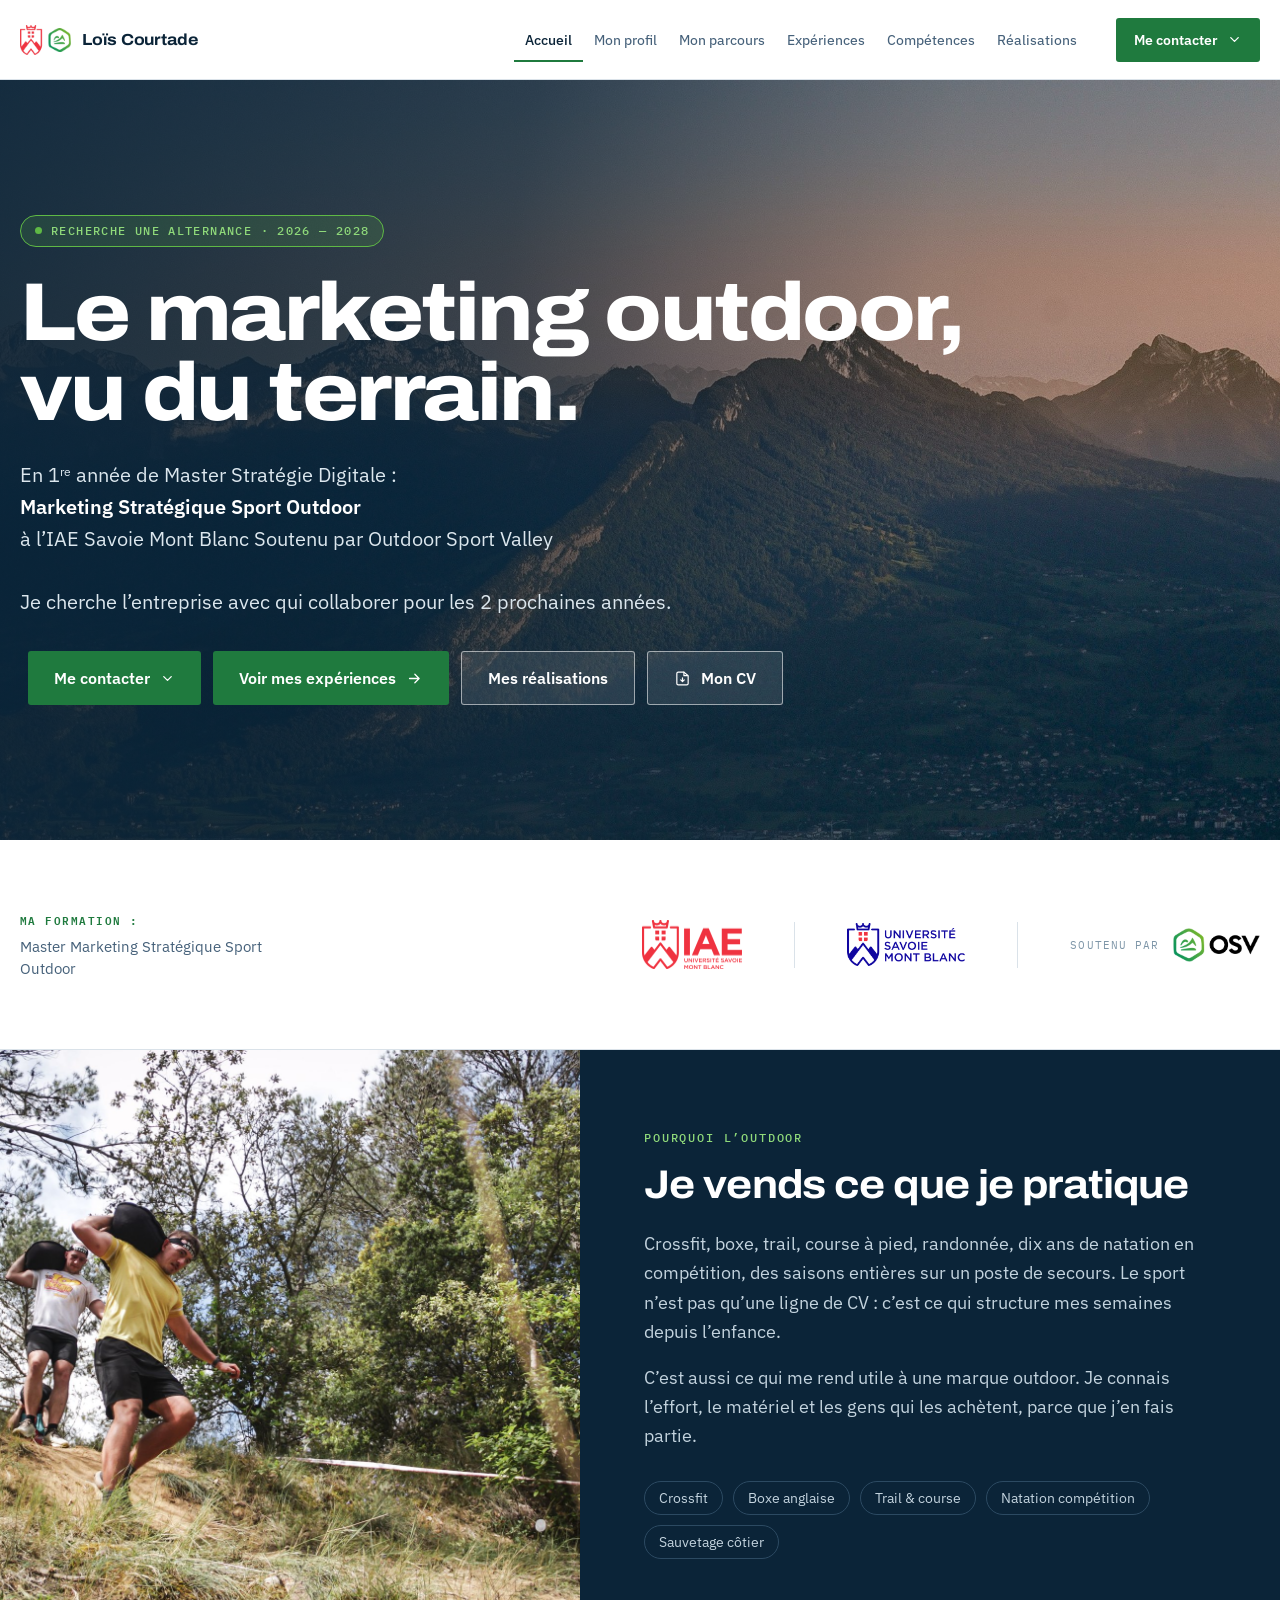
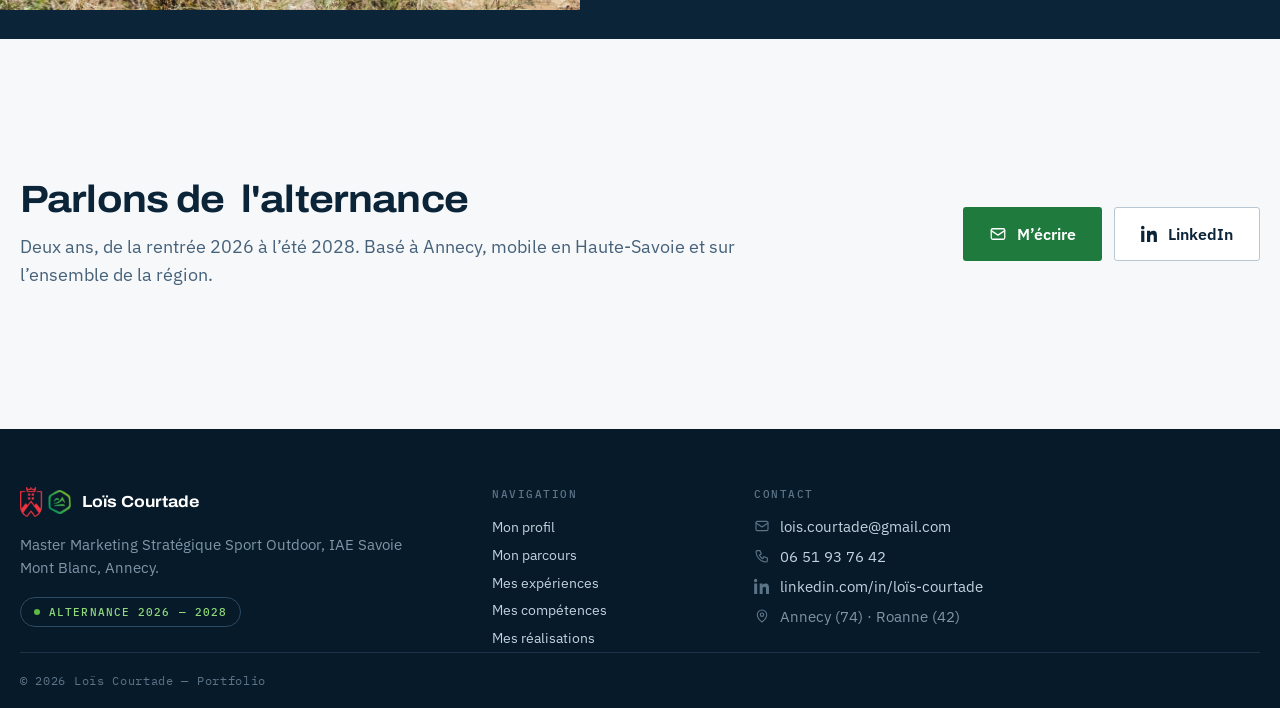
<file: index.html>
<!doctype html>
<html lang="fr">
<head>
<meta charset="utf-8">
<meta name="viewport" content="width=device-width, initial-scale=1">
<title>Loïs Courtade — Marketing & Sport Outdoor</title>
<meta name="description" content="Loïs Courtade, Master 1 Stratégie Digitale — Marketing & Sport Outdoor à l’IAE Savoie Mont Blanc, en partenariat avec OSV. Recherche une alternance 2026-2028 dans l’industrie du sport outdoor.">
<meta name="author" content="Loïs Courtade">
<meta property="og:title" content="Loïs Courtade — Marketing & Sport Outdoor">
<meta property="og:description" content="Loïs Courtade, Master 1 Stratégie Digitale — Marketing & Sport Outdoor à l’IAE Savoie Mont Blanc, en partenariat avec OSV. Recherche une alternance 2026-2028 dans l’industrie du sport outdoor.">
<meta property="og:type" content="website">
<meta property="og:locale" content="fr_FR">
<meta property="og:image" content="assets/fond-annecy-large.jpg">
<meta name="theme-color" content="#0B2438">
<link rel="icon" type="image/png" href="assets/favicon-iae.png">
<link rel="apple-touch-icon" href="assets/favicon-iae.png">
<link rel="preconnect" href="https://fonts.googleapis.com">
<link rel="preconnect" href="https://fonts.gstatic.com" crossorigin>
<link rel="stylesheet" href="https://fonts.googleapis.com/css2?family=Archivo:wght@400;500;600;700;800&amp;family=IBM+Plex+Mono:wght@400;500;600&amp;family=IBM+Plex+Sans:wght@400;450;500;600&amp;display=swap">
<link rel="stylesheet" href="style.css">
</head>
<body>
<div style="width: 100%; box-sizing: border-box; background: #F6F8FA; color: #0B2438; display: flex; flex-direction: column">

  <!-- ══ NAV ══ -->
  <header style="height: 80px; box-sizing: border-box; padding: 0 max(20px, calc((100% - 1296px) / 2)); display: flex; align-items: center; gap: 20px; background: #FFFFFF; border-bottom: 1px solid #DAE2E9">
    <a href="index.html" style="display: flex; align-items: center; gap: 11px; text-decoration: none; color: #0B2438; flex-shrink: 0">
      <img src="assets/mark-iae-osv.png" alt="IAE Savoie Mont Blanc · OSV" style="height: 30px; width: auto; object-fit: contain; display: block">
      <span style="font-family: 'Archivo', sans-serif; font-weight: 700; font-stretch: 110%; font-size: 16px; letter-spacing: -0.005em">Loïs Courtade</span>
    </a>
    
    <button class="navbtn" type="button" aria-label="Ouvrir le menu" aria-expanded="false"
            onclick="document.body.classList.toggle('navopen'); this.setAttribute('aria-expanded', document.body.classList.contains('navopen'));">
      <svg width="22" height="22" viewBox="0 0 24 24" fill="none" stroke="#0B2438" stroke-width="1.9" stroke-linecap="round" aria-hidden="true"><path d="M4 7h16M4 12h16M4 17h16"></path></svg>
    </button>
    <nav style="display: flex; align-items: center; gap: 0; margin-left: auto">
      <a href="index.html" style="display: inline-flex; align-items: center; height: 44px; padding: 0 11px; font-size: 14px; font-weight: 500; color: #0B2438; text-decoration: none; box-shadow: inset 0 -2px 0 #1F7A3E">Accueil</a>
      <a href="profil.html" style="display: inline-flex; align-items: center; height: 44px; padding: 0 11px; font-size: 14px; font-weight: 450; color: #46617A; text-decoration: none">Mon profil</a>
      <a href="parcours.html" style="display: inline-flex; align-items: center; height: 44px; padding: 0 11px; font-size: 14px; font-weight: 450; color: #46617A; text-decoration: none">Mon parcours</a>
      <a href="experiences.html" style="display: inline-flex; align-items: center; height: 44px; padding: 0 11px; font-size: 14px; font-weight: 450; color: #46617A; text-decoration: none">Expériences</a>
      <a href="competences.html" style="display: inline-flex; align-items: center; height: 44px; padding: 0 11px; font-size: 14px; font-weight: 450; color: #46617A; text-decoration: none">Compétences</a>
      <a href="realisations.html" style="display: inline-flex; align-items: center; height: 44px; padding: 0 11px; font-size: 14px; font-weight: 450; color: #46617A; text-decoration: none">Réalisations</a>
    </nav>
    <div class="ctwrap">
      <input type="checkbox" id="contact-menu" class="ctbox" aria-label="Ouvrir les options de contact">
      <label for="contact-menu" class="ctbtn">
        Me contacter
        <svg class="ctchev" width="15" height="15" viewBox="0 0 24 24" fill="none" stroke="#FFFFFF" stroke-width="2.1" stroke-linecap="round" stroke-linejoin="round" aria-hidden="true"><path d="M6 9l6 6 6-6"></path></svg>
      </label>
      <div class="ctmenu">
          <div class="ctcard">
            <a href="mailto:lois.courtade@gmail.com" target="_blank">
          <svg width="16" height="16" viewBox="0 0 24 24" fill="none" stroke="#14557F" stroke-width="1.7" stroke-linecap="round" stroke-linejoin="round" aria-hidden="true"><rect x="3" y="5" width="18" height="14" rx="2"></rect><path d="M3 7.5l9 6 9-6"></path></svg>
          Par e-mail
        </a>
        <a href="https://www.linkedin.com/in/lo%C3%AFs-courtade" target="_blank">
          <svg width="16" height="16" viewBox="0 0 24 24" fill="#14557F" aria-hidden="true"><path d="M4.98 3.5A2.5 2.5 0 110 3.51a2.5 2.5 0 014.98 0zM.25 8.25h4.5V24h-4.5zM8.5 8.25h4.3v2.15h.06c.6-1.1 2.06-2.26 4.24-2.26 4.54 0 5.38 2.92 5.38 6.71V24h-4.5v-6.96c0-1.66-.03-3.8-2.32-3.8-2.32 0-2.67 1.8-2.67 3.68V24H8.5z"></path></svg>
          Sur LinkedIn
        </a>
        </div>
      </div>
    </div>
  </header>

  <!-- ══ HERO — photo lac d'Annecy ══ -->
  <section style="position: relative; min-height: 760px; overflow: hidden; background: #0B2438">
    <img src="assets/fond-annecy-large.jpg" alt="Le lac d’Annecy et les crêtes des Bauges au coucher du soleil" style="position: absolute; inset: 0; width: 100%; height: 100%; object-fit: cover; object-position: 50% 42%; display: block">
    <div style="position: absolute; inset: 0; background: linear-gradient(100deg, rgba(11,36,56,0.90) 0%, rgba(11,36,56,0.72) 38%, rgba(11,36,56,0.30) 68%, rgba(11,36,56,0.12) 100%)"></div>
    <div style="position: relative; z-index: 2; box-sizing: border-box; min-height: 760px; padding: 56px max(20px, calc((100% - 1296px) / 2)); display: flex; flex-direction: column; justify-content: center; max-width: calc(960px + 2 * max(20px, calc((100% - 1296px) / 2)))">
      <div style="display: inline-flex; align-self: flex-start; align-items: center; gap: 9px; height: 32px; padding: 0 14px; background: rgba(95,185,69,0.16); border: 1px solid #5FB945; border-radius: 999px; font-family: 'IBM Plex Mono', monospace; font-size: 11.5px; font-weight: 500; letter-spacing: 0.12em; text-transform: uppercase; color: #8FD97A">
        <span style="width: 7px; height: 7px; border-radius: 50%; background: #5FB945; display: block"></span>
        Recherche une alternance · 2026 — 2028
      </div>
      <h1 style="margin: 26px 0 0; font-family: 'Archivo', sans-serif; font-weight: 800; font-stretch: 112%; font-size: 82px; line-height: 0.98; letter-spacing: -0.03em; color: #FFFFFF">Le marketing outdoor,<br>vu du terrain.</h1>
      <p style="margin: 26px 0 0; max-width: 660px; font-size: 19.5px; line-height: 1.62; color: #DCE7EE">En 1<sup style="font-size: 0.62em; vertical-align: 0.5em">re</sup> année de Master Stratégie Digitale :<br><strong style="font-weight: 600; color: rgb(255, 255, 255)">Marketing Stratégique Sport Outdoor</strong><br>à l’IAE Savoie Mont Blanc Soutenu par Outdoor Sport Valley<br><br>Je cherche l’entreprise avec qui collaborer pour les 2 prochaines années.</p>
      <div style="display: flex; gap: 12px; margin-top: 34px; flex-wrap: wrap">
        <div class="ctwrap">
          <input type="checkbox" id="contact-menu-hero" class="ctbox" aria-label="Ouvrir les options de contact">
          <label for="contact-menu-hero" class="ctbtn" style="height: 54px; padding: 0 26px; font-size: 15.5px; gap: 10px">
            Me contacter
            <svg class="ctchev" width="15" height="15" viewBox="0 0 24 24" fill="none" stroke="#FFFFFF" stroke-width="2.1" stroke-linecap="round" stroke-linejoin="round" aria-hidden="true"><path d="M6 9l6 6 6-6"></path></svg>
          </label>
          <div class="ctmenu">
            <div class="ctcard">
              <a href="mailto:lois.courtade@gmail.com" target="_blank"><svg width="16" height="16" viewBox="0 0 24 24" fill="none" stroke="#14557F" stroke-width="1.7" stroke-linecap="round" stroke-linejoin="round" aria-hidden="true"><rect x="3" y="5" width="18" height="14" rx="2"></rect><path d="M3 7.5l9 6 9-6"></path></svg> Par e-mail</a>
              <a href="https://www.linkedin.com/in/lo%C3%AFs-courtade" target="_blank"><svg width="16" height="16" viewBox="0 0 24 24" fill="#14557F" aria-hidden="true"><path d="M4.98 3.5A2.5 2.5 0 110 3.51a2.5 2.5 0 014.98 0zM.25 8.25h4.5V24h-4.5zM8.5 8.25h4.3v2.15h.06c.6-1.1 2.06-2.26 4.24-2.26 4.54 0 5.38 2.92 5.38 6.71V24h-4.5v-6.96c0-1.66-.03-3.8-2.32-3.8-2.32 0-2.67 1.8-2.67 3.68V24H8.5z"></path></svg> Sur LinkedIn</a>
            </div>
          </div>
        </div>
        <a href="experiences.html" style="display: inline-flex; align-items: center; gap: 10px; height: 54px; padding: 0 26px; background: #1F7A3E; color: #FFFFFF; font-size: 15.5px; font-weight: 600; border-radius: 3px; text-decoration: none">
          Voir mes expériences
          <svg width="17" height="17" viewBox="0 0 24 24" fill="none" stroke="#FFFFFF" stroke-width="1.8" stroke-linecap="round" stroke-linejoin="round" aria-hidden="true"><path d="M5 12h13M12.5 6l6 6-6 6"></path></svg>
        </a>
        <a href="realisations.html" style="display: inline-flex; align-items: center; height: 54px; padding: 0 26px; background: rgba(255,255,255,0.10); border: 1.5px solid rgba(255,255,255,0.55); color: #FFFFFF; font-size: 15.5px; font-weight: 600; border-radius: 3px; text-decoration: none">Mes réalisations</a>
        <a href="https://drive.google.com/file/d/15_5FM8Nx7GS65v6McOlKWlJWYlI_L8tE/view?usp=sharing" style="display: inline-flex; align-items: center; gap: 10px; height: 54px; padding: 0 26px; background: rgba(255,255,255,0.10); border: 1.5px solid rgba(255,255,255,0.55); color: #FFFFFF; font-size: 15.5px; font-weight: 600; border-radius: 3px; text-decoration: none" target="_blank" rel="noopener noreferrer">
          <svg width="17" height="17" viewBox="0 0 24 24" fill="none" stroke="#FFFFFF" stroke-width="1.7" stroke-linecap="round" stroke-linejoin="round" aria-hidden="true"><path d="M14 3v5h5"></path><path d="M14 3H6a2 2 0 00-2 2v14a2 2 0 002 2h12a2 2 0 002-2V8z"></path><path d="M12 11v5M9.5 14l2.5 2.5L14.5 14"></path></svg>
          <span>Mon CV</span>
        </a>
      </div>
    </div>
    
  </section>

  <!-- ══ BANDEAU FORMATION ══ -->
  <section class="row" style="min-height: 210px; box-sizing: border-box; background: #FFFFFF; border-bottom: 1px solid #DAE2E9; padding: 0 max(20px, calc((100% - 1296px) / 2)); display: flex; align-items: center; gap: 48px">
    <div class="col" style="width: 300px; flex-shrink: 0">
      <div style="font-family: 'IBM Plex Mono', monospace; font-size: 10.5px; font-weight: 600; letter-spacing: 0.14em; text-transform: uppercase; color: #1F7A3E">MA FORMATION :</div>
      <div style="margin-top: 7px; font-size: 14.5px; line-height: 1.45; color: #46617A">Master Marketing Stratégique Sport Outdoor</div>
    </div>
    <div class="row" style="display: flex; align-items: center; gap: 52px; margin-left: auto">
      <img src="assets/logo-iae-annecy.png" alt="IAE Savoie Mont Blanc" style="height: 50px; width: auto; object-fit: contain; display: block">
      <span style="width: 1px; height: 46px; background: #DAE2E9; display: block"></span>
      <img src="assets/logo-usmb.png" alt="Université Savoie Mont Blanc" style="height: 44px; width: auto; object-fit: contain; display: block">
      <span style="width: 1px; height: 46px; background: #DAE2E9; display: block"></span>
      <div style="display: flex; align-items: center; gap: 14px">
        <span style="font-family: 'IBM Plex Mono', monospace; font-size: 10.5px; letter-spacing: 0.1em; text-transform: uppercase; color: #7E96A8">Soutenu par</span>
        <img src="assets/logo-osv.png" alt="OSV — Outdoor Sports Valley" style="height: 34px; width: auto; object-fit: contain; display: block">
      </div>
    </div>
  </section>

  <!-- ══ MANIFESTE ══ -->
  <section style="display: flex; background: #0B2438">
    <img src="assets/spartan-race-2.jpg" alt="Loïs Courtade pendant la Spartan Race 2026" style="display: block; width: 580px; height: 560px; object-fit: cover; object-position: 50% 30%; flex-shrink: 0">
    <div style="flex-grow: 1; box-sizing: border-box; padding: 80px clamp(20px, 5vw, 72px); display: flex; flex-direction: column; justify-content: center">
      <div style="font-family: 'IBM Plex Mono', monospace; font-size: 11.5px; font-weight: 500; letter-spacing: 0.16em; text-transform: uppercase; color: #8FD97A">POURQUOI L’OUTDOOR</div>
      <h2 style="margin: 18px 0 22px; font-family: 'Archivo', sans-serif; font-weight: 700; font-stretch: 110%; font-size: 40px; line-height: 1.1; letter-spacing: -0.022em; color: #FFFFFF">Je vends ce que je pratique</h2>
      <p style="margin: 0 0 16px; font-size: 17.5px; line-height: 1.68; color: #C3D3DE">Crossfit, boxe, trail, course à pied, randonnée, dix ans de natation en compétition, des saisons entières sur un poste de secours. Le sport n’est pas qu’une ligne de CV : c’est ce qui structure mes semaines depuis l’enfance.</p>
      <p style="margin: 0; font-size: 17.5px; line-height: 1.68; color: #C3D3DE">C’est aussi ce qui me rend utile à une marque outdoor. Je connais l’effort, le matériel et les gens qui les achètent, parce que j’en fais partie.</p>
      <div style="display: flex; gap: 10px; margin-top: 30px; flex-wrap: wrap">
        <span style="display: inline-flex; align-items: center; height: 34px; padding: 0 14px; border: 1px solid #2C4A62; border-radius: 999px; font-size: 13.5px; color: #C3D3DE">Crossfit</span>
        <span style="display: inline-flex; align-items: center; height: 34px; padding: 0 14px; border: 1px solid #2C4A62; border-radius: 999px; font-size: 13.5px; color: #C3D3DE">Boxe anglaise</span>
        <span style="display: inline-flex; align-items: center; height: 34px; padding: 0 14px; border: 1px solid #2C4A62; border-radius: 999px; font-size: 13.5px; color: #C3D3DE">Trail &amp; course</span>
        <span style="display: inline-flex; align-items: center; height: 34px; padding: 0 14px; border: 1px solid #2C4A62; border-radius: 999px; font-size: 13.5px; color: #C3D3DE">Natation compétition</span>
        <span style="display: inline-flex; align-items: center; height: 34px; padding: 0 14px; border: 1px solid #2C4A62; border-radius: 999px; font-size: 13.5px; color: #C3D3DE">Sauvetage côtier</span>
      </div>
    </div>
  </section>

  <!-- ══ CTA ══ -->
  <section class="row" style="min-height: 390px; box-sizing: border-box; background: #F6F8FA; padding: 0 max(20px, calc((100% - 1296px) / 2)); display: flex; align-items: center; justify-content: space-between; gap: 48px">
    <div class="lede" style="max-width: 720px">
      <h2 style="margin: 0 0 12px; font-family: 'Archivo', sans-serif; font-weight: 700; font-stretch: 110%; font-size: 38px; line-height: 1.1; letter-spacing: -0.022em; color: #0B2438">Parlons de&nbsp; l'alternance</h2>
      <p style="margin: 0; font-size: 17.5px; line-height: 1.6; color: #46617A">Deux ans, de la rentrée 2026 à l’été 2028. Basé à Annecy, mobile en Haute-Savoie et sur l’ensemble de la région.</p>
    </div>
    <div style="display: flex; gap: 12px; flex-shrink: 0">
      <a href="mailto:lois.courtade@gmail.com" target="_blank" style="display: inline-flex; align-items: center; gap: 10px; height: 54px; padding: 0 26px; background: #1F7A3E; color: #FFFFFF; font-size: 15.5px; font-weight: 600; border-radius: 3px; text-decoration: none">
        <svg width="18" height="18" viewBox="0 0 24 24" fill="none" stroke="#FFFFFF" stroke-width="1.7" stroke-linecap="round" stroke-linejoin="round" aria-hidden="true"><rect x="3" y="5" width="18" height="14" rx="2"></rect><path d="M3 7.5l9 6 9-6"></path></svg>
        M’écrire
      </a>
      <a href="https://www.linkedin.com/in/lo%C3%AFs-courtade" target="_blank" style="display: inline-flex; align-items: center; gap: 10px; height: 54px; padding: 0 26px; background: #FFFFFF; border: 1.5px solid #B9C7D2; color: #0B2438; font-size: 15.5px; font-weight: 600; border-radius: 3px; text-decoration: none">
        <svg width="17" height="17" viewBox="0 0 24 24" fill="#0B2438" aria-hidden="true"><path d="M4.98 3.5A2.5 2.5 0 110 3.51a2.5 2.5 0 014.98 0zM.25 8.25h4.5V24h-4.5zM8.5 8.25h4.3v2.15h.06c.6-1.1 2.06-2.26 4.24-2.26 4.54 0 5.38 2.92 5.38 6.71V24h-4.5v-6.96c0-1.66-.03-3.8-2.32-3.8-2.32 0-2.67 1.8-2.67 3.68V24H8.5z"></path></svg>
        LinkedIn
      </a>
    </div>
  </section>

  <!-- ══ FOOTER ══ -->
  <footer style="box-sizing: border-box; background: #071A2A; padding: 58px max(20px, calc((100% - 1296px) / 2)) 0; display: flex; flex-direction: column">
    <div class="row" style="display: flex; gap: 72px; flex-grow: 1">
      <div class="col" style="width: 400px">
        <div style="display: flex; align-items: center; gap: 11px">
          <img src="assets/mark-iae-osv.png" alt="IAE Savoie Mont Blanc · OSV" style="height: 30px; width: auto; object-fit: contain; display: block">
          <span style="font-family: 'Archivo', sans-serif; font-weight: 700; font-stretch: 110%; font-size: 16px; color: #FFFFFF">Loïs Courtade</span>
        </div>
        <p style="margin: 16px 0 0; font-size: 14.5px; line-height: 1.6; color: #7E96A8">Master Marketing Stratégique Sport Outdoor, IAE Savoie Mont Blanc, Annecy.</p>
        <div style="display: inline-flex; align-items: center; gap: 9px; margin-top: 18px; height: 30px; padding: 0 13px; border: 1px solid #2C4A62; border-radius: 999px; font-family: 'IBM Plex Mono', monospace; font-size: 11px; font-weight: 500; letter-spacing: 0.1em; text-transform: uppercase; color: #8FD97A">
          <span style="width: 6px; height: 6px; border-radius: 50%; background: #5FB945; display: block"></span>
          Alternance 2026 — 2028
        </div>
      </div>
      <div class="col" style="width: 190px">
        <div style="font-family: 'IBM Plex Mono', monospace; font-size: 11px; font-weight: 500; letter-spacing: 0.14em; text-transform: uppercase; color: #5C7488">Navigation</div>
        <div style="display: flex; flex-direction: column; gap: 2px; margin-top: 14px">
          <a href="profil.html" style="font-size: 14px; color: #C3D3DE; text-decoration: none; line-height: 1.85">Mon profil</a>
          <a href="parcours.html" style="font-size: 14px; color: #C3D3DE; text-decoration: none; line-height: 1.85">Mon parcours</a>
          <a href="experiences.html" style="font-size: 14px; color: #C3D3DE; text-decoration: none; line-height: 1.85">Mes expériences</a>
          <a href="competences.html" style="font-size: 14px; color: #C3D3DE; text-decoration: none; line-height: 1.85">Mes compétences</a>
          <a href="realisations.html" style="font-size: 14px; color: #C3D3DE; text-decoration: none; line-height: 1.85">Mes réalisations</a>
        </div>
      </div>
      <div style="flex-grow: 1">
        <div style="font-family: 'IBM Plex Mono', monospace; font-size: 11px; font-weight: 500; letter-spacing: 0.14em; text-transform: uppercase; color: #5C7488">Contact</div>
        <div style="display: flex; flex-direction: column; gap: 11px; margin-top: 16px">
          <a href="mailto:lois.courtade@gmail.com" target="_blank" style="display: flex; align-items: center; gap: 10px; font-size: 14.5px; color: #C3D3DE; text-decoration: none">
            <svg width="16" height="16" viewBox="0 0 24 24" fill="none" stroke="#5C7488" stroke-width="1.7" stroke-linecap="round" stroke-linejoin="round" aria-hidden="true"><rect x="3" y="5" width="18" height="14" rx="2"></rect><path d="M3 7.5l9 6 9-6"></path></svg>
            lois.courtade@gmail.com
          </a>
          <a href="tel:+33651937642" target="_blank" style="display: flex; align-items: center; gap: 10px; font-size: 14.5px; color: #C3D3DE; text-decoration: none">
            <svg width="16" height="16" viewBox="0 0 24 24" fill="none" stroke="#5C7488" stroke-width="1.7" stroke-linecap="round" stroke-linejoin="round" aria-hidden="true"><path d="M5 4h4l2 5-3 2a12 12 0 005 5l2-3 5 2v4a2 2 0 01-2 2A16 16 0 013 6a2 2 0 012-2z"></path></svg>
            06 51 93 76 42
          </a>
          <a href="https://www.linkedin.com/in/lo%C3%AFs-courtade" target="_blank" style="display: flex; align-items: center; gap: 10px; font-size: 14.5px; color: #C3D3DE; text-decoration: none">
            <svg width="16" height="16" viewBox="0 0 24 24" fill="#5C7488" aria-hidden="true"><path d="M4.98 3.5A2.5 2.5 0 110 3.51a2.5 2.5 0 014.98 0zM.25 8.25h4.5V24h-4.5zM8.5 8.25h4.3v2.15h.06c.6-1.1 2.06-2.26 4.24-2.26 4.54 0 5.38 2.92 5.38 6.71V24h-4.5v-6.96c0-1.66-.03-3.8-2.32-3.8-2.32 0-2.67 1.8-2.67 3.68V24H8.5z"></path></svg>
            linkedin.com/in/loïs-courtade
          </a>
          <div style="display: flex; align-items: center; gap: 10px; font-size: 14.5px; color: #7E96A8">
            <svg width="16" height="16" viewBox="0 0 24 24" fill="none" stroke="#5C7488" stroke-width="1.7" stroke-linecap="round" stroke-linejoin="round" aria-hidden="true"><path d="M12 21s7-5.5 7-11a7 7 0 10-14 0c0 5.5 7 11 7 11z"></path><circle cx="12" cy="10" r="2.5"></circle></svg>
            Annecy (74) · Roanne (42)
          </div>
        </div>
      </div>
    </div>
    <div style="min-height: 56px; padding: 14px 0; border-top: 1px solid #1B3348; display: flex; align-items: center; justify-content: space-between; flex-wrap: wrap; gap: 8px"><span style="font-family: &quot;IBM Plex Mono&quot;, monospace; font-size: 11.5px; letter-spacing: 0.06em; color: rgb(92, 116, 136)">© 2026 Loïs Courtade — Portfolio</span>
      <span style="font-family: &quot;IBM Plex Mono&quot;, monospace; font-size: 11.5px; letter-spacing: 0.06em; color: rgb(92, 116, 136)"><br></span>
    </div>
  </footer>

</div>
</body>
</html>
</file>
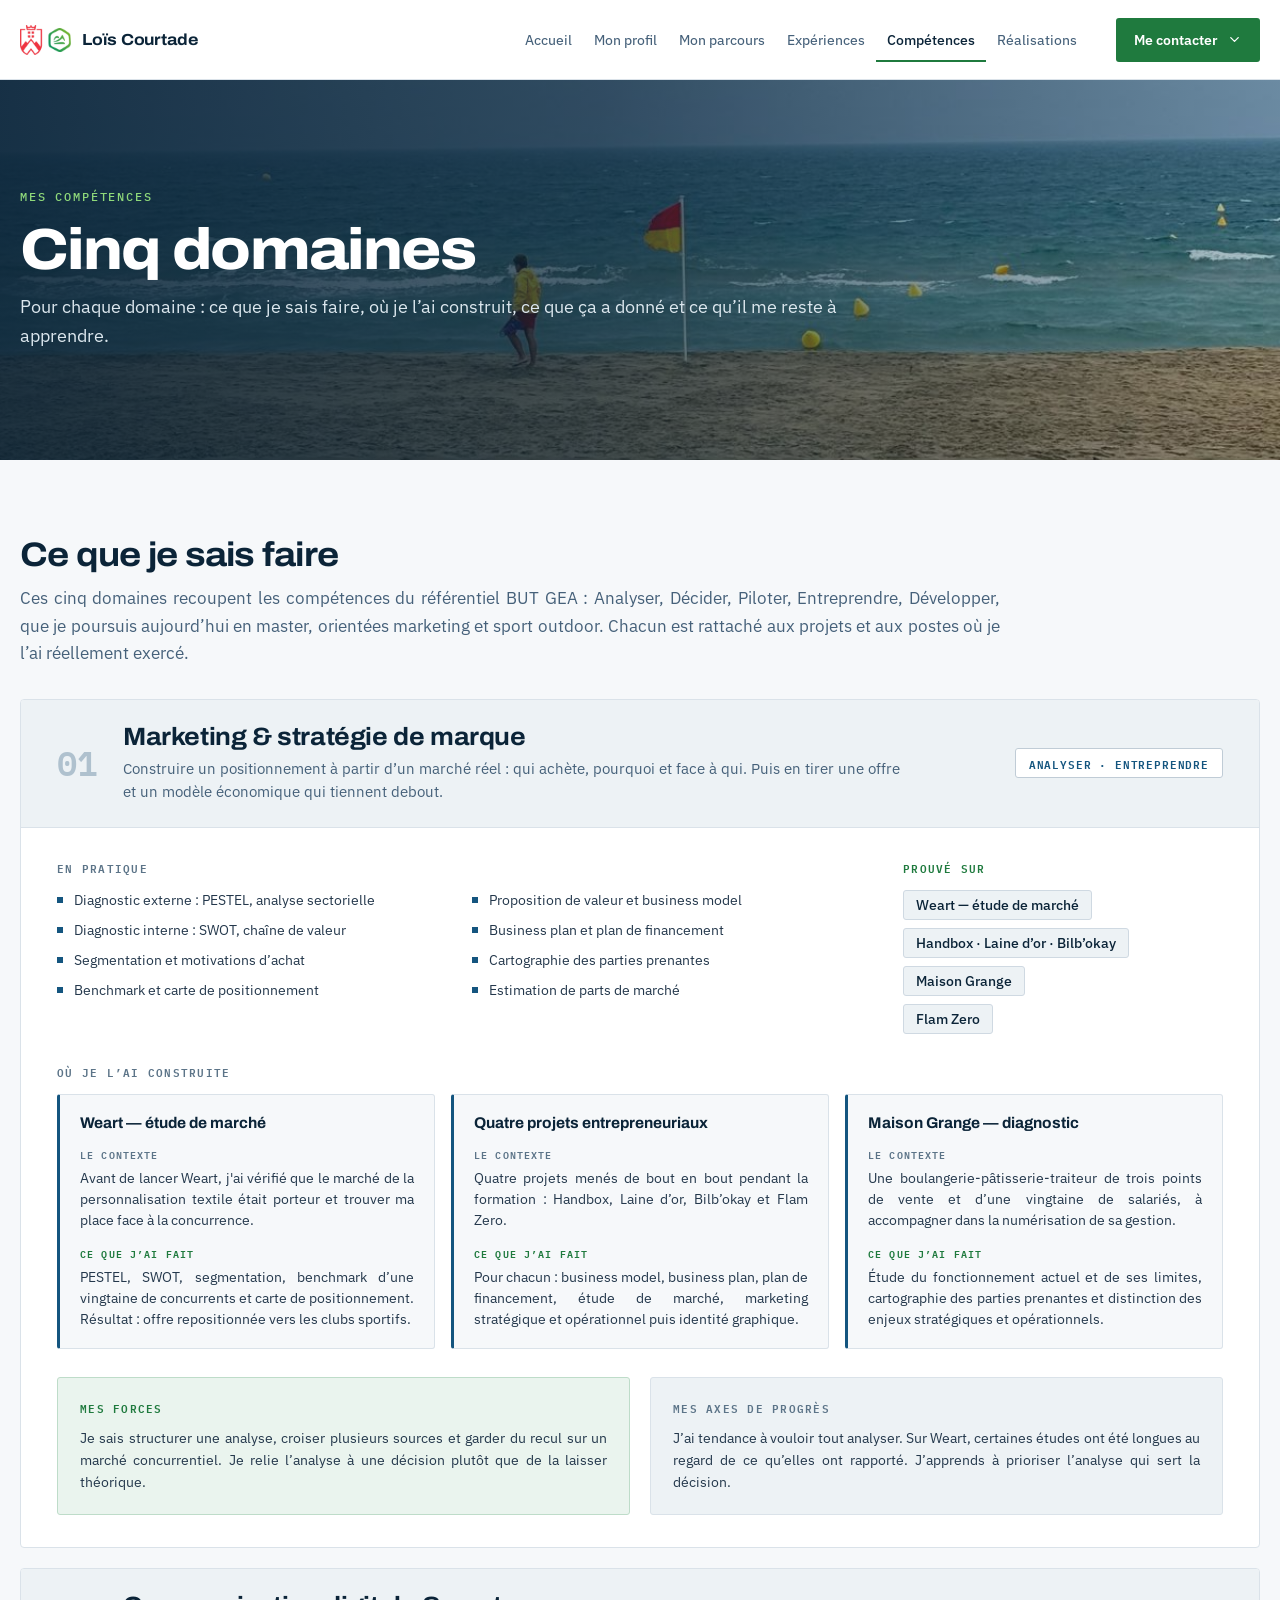
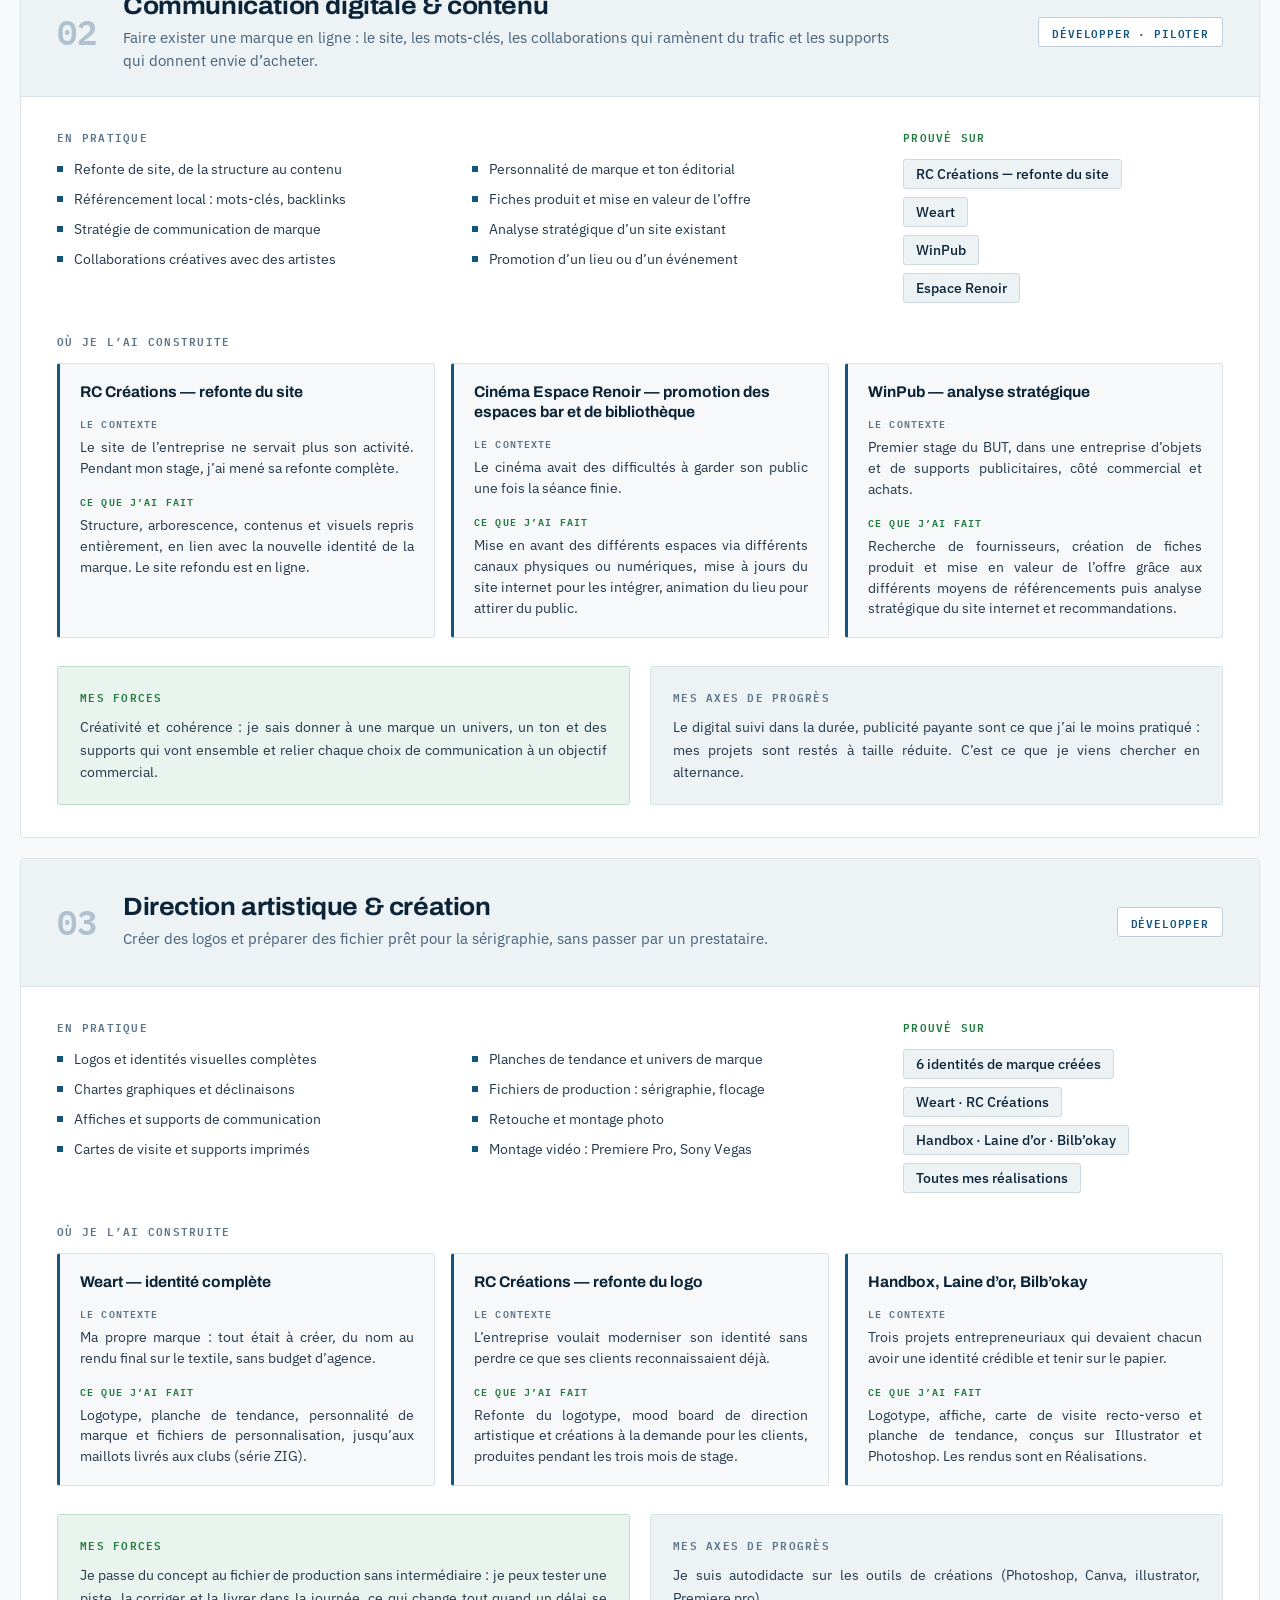
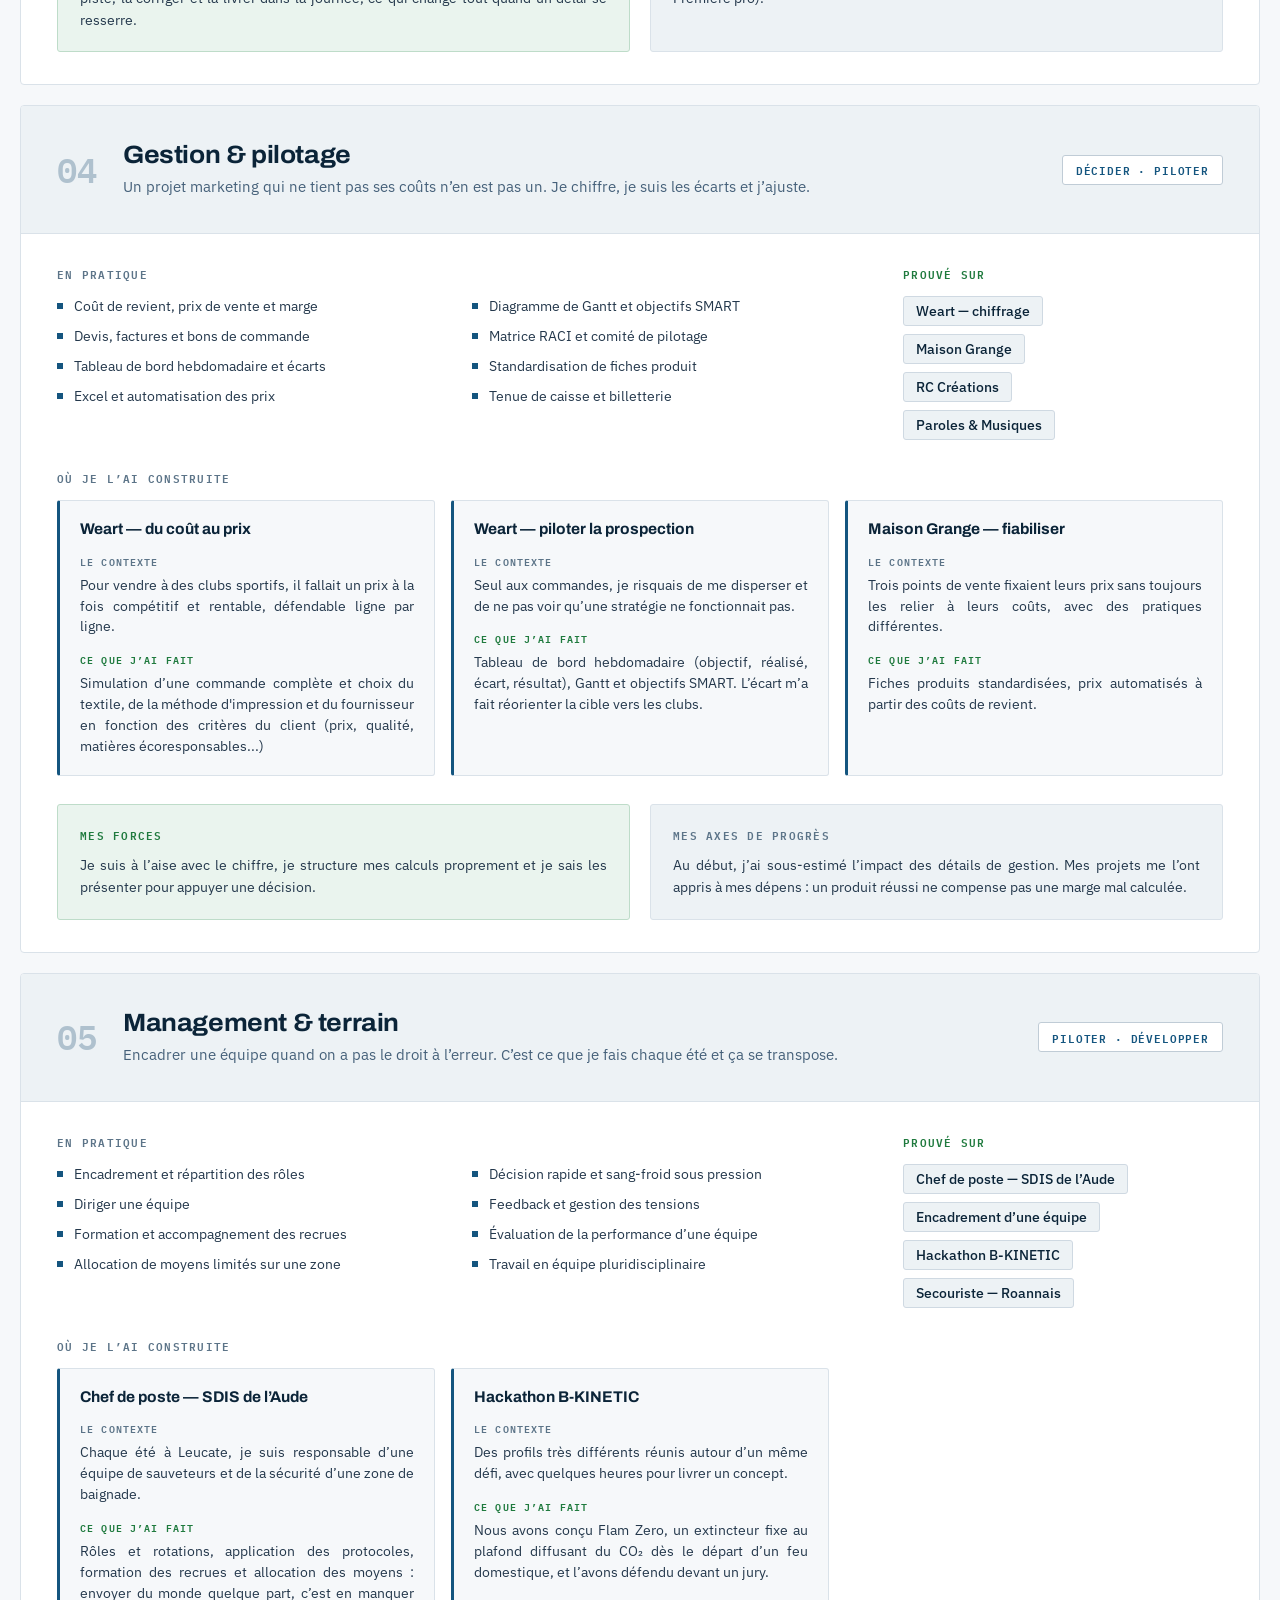
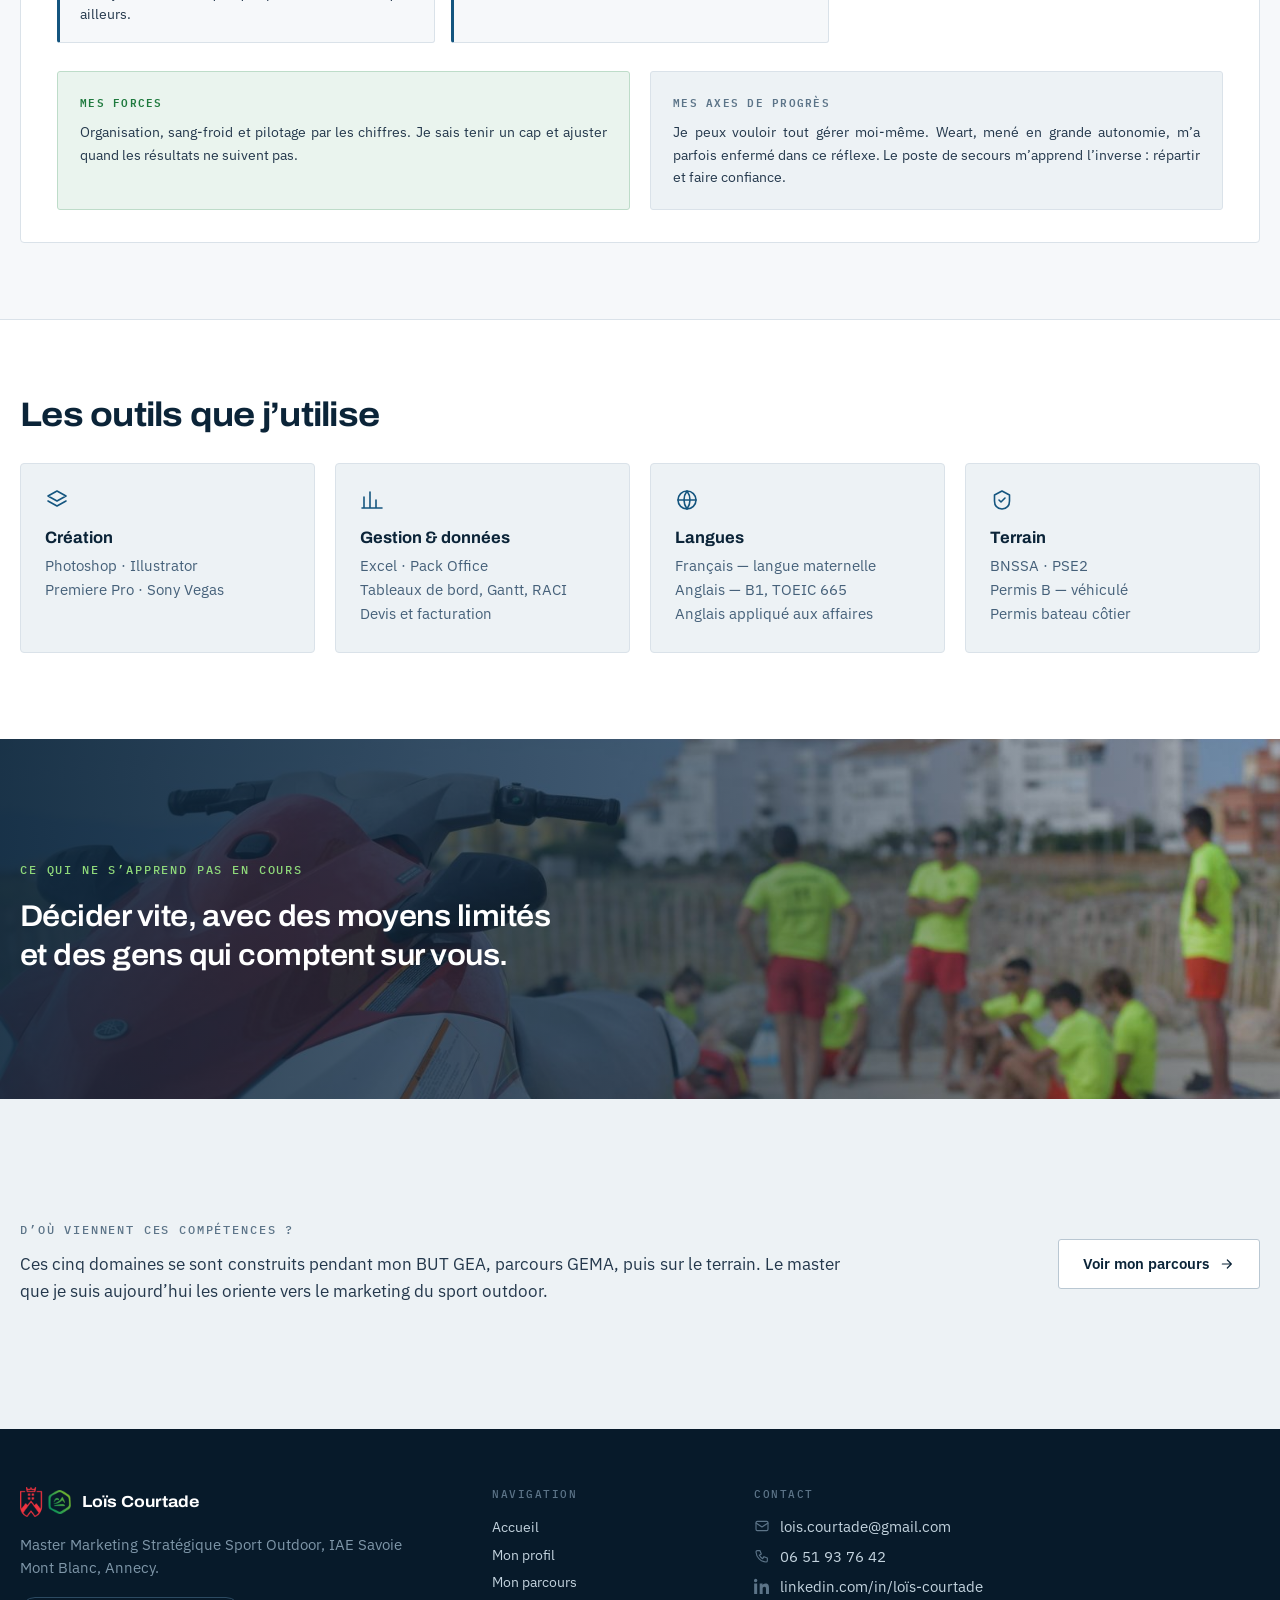
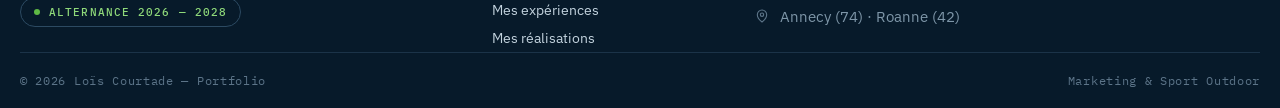
<file: competences.html>
<!doctype html>
<html lang="fr">
<head>
<meta charset="utf-8">
<meta name="viewport" content="width=device-width, initial-scale=1">
<title>Mes compétences — Loïs Courtade</title>
<meta name="description" content="Cinq domaines de compétences, les projets où je les ai construits et un bilan honnête.">
<meta name="author" content="Loïs Courtade">
<meta property="og:title" content="Mes compétences — Loïs Courtade">
<meta property="og:description" content="Cinq domaines de compétences, les projets où je les ai construits et un bilan honnête.">
<meta property="og:type" content="website">
<meta property="og:locale" content="fr_FR">
<meta property="og:image" content="assets/fond-annecy-large.jpg">
<meta name="theme-color" content="#0B2438">
<link rel="icon" type="image/png" href="assets/favicon-iae.png">
<link rel="apple-touch-icon" href="assets/favicon-iae.png">
<link rel="preconnect" href="https://fonts.googleapis.com">
<link rel="preconnect" href="https://fonts.gstatic.com" crossorigin>
<link rel="stylesheet" href="https://fonts.googleapis.com/css2?family=Archivo:wght@400;500;600;700;800&amp;family=IBM+Plex+Mono:wght@400;500;600&amp;family=IBM+Plex+Sans:wght@400;450;500;600&amp;display=swap">
<link rel="stylesheet" href="style.css">
</head>
<body>
<div style="width: 100%; box-sizing: border-box; background: #F6F8FA; color: #0B2438; display: flex; flex-direction: column">

  <!-- ══ NAV ══ -->
  <header style="height: 80px; box-sizing: border-box; padding: 0 max(20px, calc((100% - 1296px) / 2)); display: flex; align-items: center; gap: 20px; background: #FFFFFF; border-bottom: 1px solid #DAE2E9">
    <a href="index.html" style="display: flex; align-items: center; gap: 11px; text-decoration: none; color: #0B2438; flex-shrink: 0">
      <img src="assets/mark-iae-osv.png" alt="IAE Savoie Mont Blanc · OSV" style="height: 30px; width: auto; object-fit: contain; display: block">
      <span style="font-family: 'Archivo', sans-serif; font-weight: 700; font-stretch: 110%; font-size: 16px; letter-spacing: -0.005em">Loïs Courtade</span>
    </a>
    
    <button class="navbtn" type="button" aria-label="Ouvrir le menu" aria-expanded="false"
            onclick="document.body.classList.toggle('navopen'); this.setAttribute('aria-expanded', document.body.classList.contains('navopen'));">
      <svg width="22" height="22" viewBox="0 0 24 24" fill="none" stroke="#0B2438" stroke-width="1.9" stroke-linecap="round" aria-hidden="true"><path d="M4 7h16M4 12h16M4 17h16"></path></svg>
    </button>
    <nav style="display: flex; align-items: center; gap: 0; margin-left: auto">
      <a href="index.html" style="display: inline-flex; align-items: center; height: 44px; padding: 0 11px; font-size: 14px; font-weight: 450; color: #46617A; text-decoration: none">Accueil</a>
      <a href="profil.html" style="display: inline-flex; align-items: center; height: 44px; padding: 0 11px; font-size: 14px; font-weight: 450; color: #46617A; text-decoration: none">Mon profil</a>
      <a href="parcours.html" style="display: inline-flex; align-items: center; height: 44px; padding: 0 11px; font-size: 14px; font-weight: 450; color: #46617A; text-decoration: none">Mon parcours</a>
      <a href="experiences.html" style="display: inline-flex; align-items: center; height: 44px; padding: 0 11px; font-size: 14px; font-weight: 450; color: #46617A; text-decoration: none">Expériences</a>
      <a href="competences.html" style="display: inline-flex; align-items: center; height: 44px; padding: 0 11px; font-size: 14px; font-weight: 500; color: #0B2438; text-decoration: none; box-shadow: inset 0 -2px 0 #1F7A3E">Compétences</a>
      <a href="realisations.html" style="display: inline-flex; align-items: center; height: 44px; padding: 0 11px; font-size: 14px; font-weight: 450; color: #46617A; text-decoration: none">Réalisations</a>
    </nav>
    <div class="ctwrap">
      <input type="checkbox" id="contact-menu" class="ctbox" aria-label="Ouvrir les options de contact">
      <label for="contact-menu" class="ctbtn">
        Me contacter
        <svg class="ctchev" width="15" height="15" viewBox="0 0 24 24" fill="none" stroke="#FFFFFF" stroke-width="2.1" stroke-linecap="round" stroke-linejoin="round" aria-hidden="true"><path d="M6 9l6 6 6-6"></path></svg>
      </label>
      <div class="ctmenu">
          <div class="ctcard">
            <a href="mailto:lois.courtade@gmail.com" target="_blank">
          <svg width="16" height="16" viewBox="0 0 24 24" fill="none" stroke="#14557F" stroke-width="1.7" stroke-linecap="round" stroke-linejoin="round" aria-hidden="true"><rect x="3" y="5" width="18" height="14" rx="2"></rect><path d="M3 7.5l9 6 9-6"></path></svg>
          Par e-mail
        </a>
        <a href="https://www.linkedin.com/in/lo%C3%AFs-courtade" target="_blank">
          <svg width="16" height="16" viewBox="0 0 24 24" fill="#14557F" aria-hidden="true"><path d="M4.98 3.5A2.5 2.5 0 110 3.51a2.5 2.5 0 014.98 0zM.25 8.25h4.5V24h-4.5zM8.5 8.25h4.3v2.15h.06c.6-1.1 2.06-2.26 4.24-2.26 4.54 0 5.38 2.92 5.38 6.71V24h-4.5v-6.96c0-1.66-.03-3.8-2.32-3.8-2.32 0-2.67 1.8-2.67 3.68V24H8.5z"></path></svg>
          Sur LinkedIn
        </a>
        </div>
      </div>
    </div>
  </header>

  <!-- ══ EN-TÊTE PHOTO ══ -->
  <section style="position: relative; min-height: 380px; overflow: hidden; background: #0B2438">
    <img src="assets/sauveteurs-entrainement-2.jpg" alt="Sauveteurs en entraînement sur la plage" style="position: absolute; inset: 0; width: 100%; height: 100%; object-fit: cover; display: block">
    <div style="position: absolute; inset: 0; background: linear-gradient(95deg, rgba(11,36,56,0.90) 0%, rgba(11,36,56,0.70) 46%, rgba(11,36,56,0.26) 100%)"></div>
    <div style="position: relative; z-index: 2; box-sizing: border-box; min-height: 380px; padding: 56px max(20px, calc((100% - 1296px) / 2)); display: flex; flex-direction: column; justify-content: center">
      <div style="font-family: 'IBM Plex Mono', monospace; font-size: 11.5px; font-weight: 500; letter-spacing: 0.16em; text-transform: uppercase; color: #8FD97A">Mes compétences</div>
      <h1 style="margin: 16px 0 14px; font-family: 'Archivo', sans-serif; font-weight: 800; font-stretch: 112%; font-size: 58px; line-height: 1.02; letter-spacing: -0.028em; color: #FFFFFF">Cinq domaines</h1>
      <p style="margin: 0; max-width: 820px; font-size: 18px; line-height: 1.6; color: #DCE7EE; position: sticky">Pour chaque domaine : ce que je sais faire, où je l’ai construit, ce que ça a donné et ce qu’il me reste à apprendre.</p>
    </div>
  </section>

  <!-- ══ DOMAINES ══ -->
  <section style="box-sizing: border-box; background: #F6F8FA; padding: 76px max(20px, calc((100% - 1296px) / 2))">
    <h2 style="margin: 0 0 12px; font-family: 'Archivo', sans-serif; font-weight: 700; font-stretch: 110%; font-size: 34px; line-height: 1.1; letter-spacing: -0.022em; color: #0B2438">Ce que je sais faire</h2>
    <p style="margin: 0 0 32px; max-width: 980px; font-size: 17px; line-height: 1.6; color: #46617A; text-align: justify">Ces cinq domaines recoupent les compétences du référentiel BUT GEA : Analyser, Décider, Piloter, Entreprendre, Développer, que je poursuis aujourd’hui en master, orientées marketing et sport outdoor. Chacun est rattaché aux projets et aux postes où je l’ai réellement exercé.</p>
    <div style="display: flex; flex-direction: column; gap: 20px">

      <!-- ── 01 ── -->
      <article style="box-sizing: border-box; background: #FFFFFF; border: 1px solid #DAE2E9; border-radius: 4px; overflow: hidden">
        <div class="row" style="min-height: 128px; box-sizing: border-box; padding: 18px 36px; background: #EDF2F5; border-bottom: 1px solid #DAE2E9; display: flex; align-items: center; gap: 26px">
          <div style="font-family: 'IBM Plex Mono', monospace; font-size: 34px; font-weight: 600; color: #AFC1CE; line-height: 1; flex-shrink: 0">01</div>
          <div style="flex-grow: 1">
            <h3 style="margin: 0 0 7px; font-family: 'Archivo', sans-serif; font-weight: 700; font-stretch: 106%; font-size: 25px; letter-spacing: -0.016em; color: #0B2438">Marketing &amp; stratégie de marque</h3>
            <p style="margin: 0; max-width: 780px; font-size: 15px; line-height: 1.55; color: #46617A">Construire un positionnement à partir d’un marché réel : qui achète, pourquoi et face à qui. Puis en tirer une offre et un modèle économique qui tiennent debout.</p>
          </div>
          <div style="flex-shrink: 0; display: inline-flex; align-items: center; height: 30px; padding: 0 13px; background: #FFFFFF; border: 1px solid #C0CCD6; border-radius: 3px; font-family: 'IBM Plex Mono', monospace; font-size: 10.5px; font-weight: 600; letter-spacing: 0.08em; text-transform: uppercase; color: #14557F">Analyser · Entreprendre</div>
        </div>
        <div style="box-sizing: border-box; padding: 30px 36px 32px">

          <div class="row" style="display: flex; gap: 44px; flex-wrap: wrap">
            <div style="flex-grow: 1">
              <div style="font-family: 'IBM Plex Mono', monospace; font-size: 10.5px; font-weight: 600; letter-spacing: 0.12em; text-transform: uppercase; color: #5C7488">En pratique</div>
              <div class="g2" style="margin-top: 13px; display: grid; grid-template-columns: 1fr 1fr; gap: 9px 28px">
                <div style="display: flex; gap: 11px"><span style="width: 6px; height: 6px; background: #14557F; flex-shrink: 0; margin-top: 7px; display: block"></span><span style="font-size: 14px; line-height: 1.5; color: #24384C">Diagnostic externe : PESTEL, analyse sectorielle</span></div>
                <div style="display: flex; gap: 11px"><span style="width: 6px; height: 6px; background: #14557F; flex-shrink: 0; margin-top: 7px; display: block"></span><span style="font-size: 14px; line-height: 1.5; color: #24384C">Proposition de valeur et business model</span></div>
                <div style="display: flex; gap: 11px"><span style="width: 6px; height: 6px; background: #14557F; flex-shrink: 0; margin-top: 7px; display: block"></span><span style="font-size: 14px; line-height: 1.5; color: #24384C">Diagnostic interne : SWOT, chaîne de valeur</span></div>
                <div style="display: flex; gap: 11px"><span style="width: 6px; height: 6px; background: #14557F; flex-shrink: 0; margin-top: 7px; display: block"></span><span style="font-size: 14px; line-height: 1.5; color: #24384C">Business plan et plan de financement</span></div>
                <div style="display: flex; gap: 11px"><span style="width: 6px; height: 6px; background: #14557F; flex-shrink: 0; margin-top: 7px; display: block"></span><span style="font-size: 14px; line-height: 1.5; color: #24384C">Segmentation et motivations d’achat</span></div>
                <div style="display: flex; gap: 11px"><span style="width: 6px; height: 6px; background: #14557F; flex-shrink: 0; margin-top: 7px; display: block"></span><span style="font-size: 14px; line-height: 1.5; color: #24384C">Cartographie des parties prenantes</span></div>
                <div style="display: flex; gap: 11px"><span style="width: 6px; height: 6px; background: #14557F; flex-shrink: 0; margin-top: 7px; display: block"></span><span style="font-size: 14px; line-height: 1.5; color: #24384C">Benchmark et carte de positionnement</span></div>
                <div style="display: flex; gap: 11px"><span style="width: 6px; height: 6px; background: #14557F; flex-shrink: 0; margin-top: 7px; display: block"></span><span style="font-size: 14px; line-height: 1.5; color: #24384C">Estimation de parts de marché</span></div>
              </div>
            </div>
            <div class="col" style="width: 320px; flex-shrink: 0">
              <div style="font-family: 'IBM Plex Mono', monospace; font-size: 10.5px; font-weight: 600; letter-spacing: 0.12em; text-transform: uppercase; color: #1F7A3E">Prouvé sur</div>
              <div style="margin-top: 13px; display: flex; flex-direction: column; gap: 8px; align-items: flex-start">
                <a href="experiences.html" style="display: inline-flex; align-items: center; height: 30px; padding: 0 12px; background: #EDF2F5; border: 1px solid #CFD9E2; border-radius: 3px; font-size: 13.5px; font-weight: 500; color: #0B2438; text-decoration: none">Weart — étude de marché</a>
                <a href="experiences.html" style="display: inline-flex; align-items: center; height: 30px; padding: 0 12px; background: #EDF2F5; border: 1px solid #CFD9E2; border-radius: 3px; font-size: 13.5px; font-weight: 500; color: #0B2438; text-decoration: none">Handbox · Laine d’or · Bilb’okay</a>
                <a href="experiences.html" style="display: inline-flex; align-items: center; height: 30px; padding: 0 12px; background: #EDF2F5; border: 1px solid #CFD9E2; border-radius: 3px; font-size: 13.5px; font-weight: 500; color: #0B2438; text-decoration: none">Maison Grange</a>
                <a href="experiences.html" style="display: inline-flex; align-items: center; height: 30px; padding: 0 12px; background: #EDF2F5; border: 1px solid #CFD9E2; border-radius: 3px; font-size: 13.5px; font-weight: 500; color: #0B2438; text-decoration: none">Flam Zero</a>
              </div>
            </div>
          </div>

          <div style="margin-top: 28px">
            <div style="font-family: 'IBM Plex Mono', monospace; font-size: 10.5px; font-weight: 600; letter-spacing: 0.12em; text-transform: uppercase; color: #5C7488">Où je l’ai construite</div>
            <div class="g3" style="margin-top: 13px; display: grid; grid-template-columns: repeat(3, minmax(0, 1fr)); gap: 16px">
              <div style="box-sizing: border-box; padding: 18px 20px; background: #F6F8FA; border: 1px solid #DAE2E9; border-left: 3px solid #14557F; border-radius: 3px">
                <h4 style="margin: 0 0 12px; font-family: 'Archivo', sans-serif; font-weight: 700; font-size: 15.5px; line-height: 1.3; color: #0B2438">Weart — étude de marché</h4>
                <div style="font-family: 'IBM Plex Mono', monospace; font-size: 9.5px; font-weight: 600; letter-spacing: 0.12em; text-transform: uppercase; color: #5C7488; margin-bottom: 5px">Le contexte</div>
                <p style="margin: 0 0 13px; font-size: 13.5px; line-height: 1.55; color: #24384C; text-align: justify">Avant de lancer Weart, j'ai vérifié que le marché de la personnalisation textile était porteur et trouver ma place face à la concurrence.</p>
                <div style="font-family: 'IBM Plex Mono', monospace; font-size: 9.5px; font-weight: 600; letter-spacing: 0.12em; text-transform: uppercase; color: #1F7A3E; margin-bottom: 5px">Ce que j’ai fait</div>
                <p style="margin: 0; font-size: 13.5px; line-height: 1.55; color: #24384C; text-align: justify">PESTEL, SWOT, segmentation, benchmark d’une vingtaine de concurrents et carte de positionnement. Résultat : offre repositionnée vers les clubs sportifs.</p>
              </div>
              <div style="box-sizing: border-box; padding: 18px 20px; background: #F6F8FA; border: 1px solid #DAE2E9; border-left: 3px solid #14557F; border-radius: 3px">
                <h4 style="margin: 0 0 12px; font-family: 'Archivo', sans-serif; font-weight: 700; font-size: 15.5px; line-height: 1.3; color: #0B2438">Quatre projets entrepreneuriaux</h4>
                <div style="font-family: 'IBM Plex Mono', monospace; font-size: 9.5px; font-weight: 600; letter-spacing: 0.12em; text-transform: uppercase; color: #5C7488; margin-bottom: 5px">Le contexte</div>
                <p style="margin: 0 0 13px; font-size: 13.5px; line-height: 1.55; color: #24384C; text-align: justify">Quatre projets menés de bout en bout pendant la formation : Handbox, Laine d’or, Bilb’okay et Flam Zero.</p>
                <div style="font-family: 'IBM Plex Mono', monospace; font-size: 9.5px; font-weight: 600; letter-spacing: 0.12em; text-transform: uppercase; color: #1F7A3E; margin-bottom: 5px">Ce que j’ai fait</div>
                <p style="margin: 0; font-size: 13.5px; line-height: 1.55; color: #24384C; text-align: justify">Pour chacun : business model, business plan, plan de financement, étude de marché, marketing stratégique et opérationnel puis identité graphique.</p>
              </div>
              <div style="box-sizing: border-box; padding: 18px 20px; background: #F6F8FA; border: 1px solid #DAE2E9; border-left: 3px solid #14557F; border-radius: 3px">
                <h4 style="margin: 0 0 12px; font-family: 'Archivo', sans-serif; font-weight: 700; font-size: 15.5px; line-height: 1.3; color: #0B2438">Maison Grange — diagnostic</h4>
                <div style="font-family: 'IBM Plex Mono', monospace; font-size: 9.5px; font-weight: 600; letter-spacing: 0.12em; text-transform: uppercase; color: #5C7488; margin-bottom: 5px">Le contexte</div>
                <p style="margin: 0 0 13px; font-size: 13.5px; line-height: 1.55; color: #24384C; text-align: justify">Une boulangerie-pâtisserie-traiteur de trois points de vente et d’une vingtaine de salariés, à accompagner dans la numérisation de sa gestion.</p>
                <div style="font-family: 'IBM Plex Mono', monospace; font-size: 9.5px; font-weight: 600; letter-spacing: 0.12em; text-transform: uppercase; color: #1F7A3E; margin-bottom: 5px">Ce que j’ai fait</div>
                <p style="margin: 0; font-size: 13.5px; line-height: 1.55; color: #24384C; text-align: justify">Étude du fonctionnement actuel et de ses limites, cartographie des parties prenantes et distinction des enjeux stratégiques et opérationnels.</p>
              </div>
            </div>
          </div>

          <div class="g2" style="margin-top: 28px; display: grid; grid-template-columns: 1fr 1fr; gap: 20px">
            <div style="box-sizing: border-box; padding: 20px 22px; background: #EAF4EE; border: 1px solid #BEDCC9; border-radius: 3px">
              <div style="font-family: 'IBM Plex Mono', monospace; font-size: 10.5px; font-weight: 600; letter-spacing: 0.12em; text-transform: uppercase; color: #1F7A3E; margin-bottom: 10px">Mes forces</div>
              <p style="margin: 0; font-size: 14px; line-height: 1.6; color: #24384C; text-align: justify">Je sais structurer une analyse, croiser plusieurs sources et garder du recul sur un marché concurrentiel. Je relie l’analyse à une décision plutôt que de la laisser théorique.</p>
            </div>
            <div style="box-sizing: border-box; padding: 20px 22px; background: #EDF2F5; border: 1px solid #DAE2E9; border-radius: 3px">
              <div style="font-family: 'IBM Plex Mono', monospace; font-size: 10.5px; font-weight: 600; letter-spacing: 0.12em; text-transform: uppercase; color: #5C7488; margin-bottom: 10px">Mes axes de progrès</div>
              <p style="margin: 0; font-size: 14px; line-height: 1.6; color: #24384C; text-align: justify">J’ai tendance à vouloir tout analyser. Sur Weart, certaines études ont été longues au regard de ce qu’elles ont rapporté. J’apprends à prioriser l’analyse qui sert la décision.</p>
            </div>
          </div>

        </div>
      </article>

      <!-- ── 02 ── -->
      <article style="box-sizing: border-box; background: #FFFFFF; border: 1px solid #DAE2E9; border-radius: 4px; overflow: hidden">
        <div class="row" style="min-height: 128px; box-sizing: border-box; padding: 18px 36px; background: #EDF2F5; border-bottom: 1px solid #DAE2E9; display: flex; align-items: center; gap: 26px">
          <div style="font-family: 'IBM Plex Mono', monospace; font-size: 34px; font-weight: 600; color: #AFC1CE; line-height: 1; flex-shrink: 0">02</div>
          <div style="flex-grow: 1">
            <h3 style="margin: 0 0 7px; font-family: 'Archivo', sans-serif; font-weight: 700; font-stretch: 106%; font-size: 25px; letter-spacing: -0.016em; color: #0B2438">Communication digitale &amp; contenu</h3>
            <p style="margin: 0; max-width: 780px; font-size: 15px; line-height: 1.55; color: #46617A">Faire exister une marque en ligne : le site, les mots-clés, les collaborations qui ramènent du trafic et les supports qui donnent envie d’acheter.</p>
          </div>
          <div style="flex-shrink: 0; display: inline-flex; align-items: center; height: 30px; padding: 0 13px; background: #FFFFFF; border: 1px solid #C0CCD6; border-radius: 3px; font-family: 'IBM Plex Mono', monospace; font-size: 10.5px; font-weight: 600; letter-spacing: 0.08em; text-transform: uppercase; color: #14557F">Développer · Piloter</div>
        </div>
        <div style="box-sizing: border-box; padding: 30px 36px 32px">

          <div class="row" style="display: flex; gap: 44px; flex-wrap: wrap">
            <div style="flex-grow: 1">
              <div style="font-family: 'IBM Plex Mono', monospace; font-size: 10.5px; font-weight: 600; letter-spacing: 0.12em; text-transform: uppercase; color: #5C7488">En pratique</div>
              <div class="g2" style="margin-top: 13px; display: grid; grid-template-columns: 1fr 1fr; gap: 9px 28px">
                <div style="display: flex; gap: 11px"><span style="width: 6px; height: 6px; background: #14557F; flex-shrink: 0; margin-top: 7px; display: block"></span><span style="font-size: 14px; line-height: 1.5; color: #24384C">Refonte de site, de la structure au contenu</span></div>
                <div style="display: flex; gap: 11px"><span style="width: 6px; height: 6px; background: #14557F; flex-shrink: 0; margin-top: 7px; display: block"></span><span style="font-size: 14px; line-height: 1.5; color: #24384C">Personnalité de marque et ton éditorial</span></div>
                <div style="display: flex; gap: 11px"><span style="width: 6px; height: 6px; background: #14557F; flex-shrink: 0; margin-top: 7px; display: block"></span><span style="font-size: 14px; line-height: 1.5; color: #24384C">Référencement local : mots-clés, backlinks</span></div>
                <div style="display: flex; gap: 11px"><span style="width: 6px; height: 6px; background: #14557F; flex-shrink: 0; margin-top: 7px; display: block"></span><span style="font-size: 14px; line-height: 1.5; color: #24384C">Fiches produit et mise en valeur de l’offre</span></div>
                <div style="display: flex; gap: 11px"><span style="width: 6px; height: 6px; background: #14557F; flex-shrink: 0; margin-top: 7px; display: block"></span><span style="font-size: 14px; line-height: 1.5; color: #24384C">Stratégie de communication de marque</span></div>
                <div style="display: flex; gap: 11px"><span style="width: 6px; height: 6px; background: #14557F; flex-shrink: 0; margin-top: 7px; display: block"></span><span style="font-size: 14px; line-height: 1.5; color: #24384C">Analyse stratégique d’un site existant</span></div>
                <div style="display: flex; gap: 11px"><span style="width: 6px; height: 6px; background: #14557F; flex-shrink: 0; margin-top: 7px; display: block"></span><span style="font-size: 14px; line-height: 1.5; color: #24384C">Collaborations créatives avec des artistes</span></div>
                <div style="display: flex; gap: 11px"><span style="width: 6px; height: 6px; background: #14557F; flex-shrink: 0; margin-top: 7px; display: block"></span><span style="font-size: 14px; line-height: 1.5; color: #24384C">Promotion d’un lieu ou d’un événement</span></div>
              </div>
            </div>
            <div class="col" style="width: 320px; flex-shrink: 0">
              <div style="font-family: 'IBM Plex Mono', monospace; font-size: 10.5px; font-weight: 600; letter-spacing: 0.12em; text-transform: uppercase; color: #1F7A3E">Prouvé sur</div>
              <div style="margin-top: 13px; display: flex; flex-direction: column; gap: 8px; align-items: flex-start">
                <a href="experiences.html" style="display: inline-flex; align-items: center; height: 30px; padding: 0 12px; background: #EDF2F5; border: 1px solid #CFD9E2; border-radius: 3px; font-size: 13.5px; font-weight: 500; color: #0B2438; text-decoration: none">RC Créations — refonte du site</a>
                <a href="experiences.html" style="display: inline-flex; align-items: center; height: 30px; padding: 0 12px; background: #EDF2F5; border: 1px solid #CFD9E2; border-radius: 3px; font-size: 13.5px; font-weight: 500; color: #0B2438; text-decoration: none">Weart</a>
                <a href="experiences.html" style="display: inline-flex; align-items: center; height: 30px; padding: 0 12px; background: #EDF2F5; border: 1px solid #CFD9E2; border-radius: 3px; font-size: 13.5px; font-weight: 500; color: #0B2438; text-decoration: none">WinPub</a>
                <a href="experiences.html" style="display: inline-flex; align-items: center; height: 30px; padding: 0 12px; background: #EDF2F5; border: 1px solid #CFD9E2; border-radius: 3px; font-size: 13.5px; font-weight: 500; color: #0B2438; text-decoration: none">Espace Renoir</a>
              </div>
            </div>
          </div>

          <div style="margin-top: 28px">
            <div style="font-family: 'IBM Plex Mono', monospace; font-size: 10.5px; font-weight: 600; letter-spacing: 0.12em; text-transform: uppercase; color: #5C7488">Où je l’ai construite</div>
            <div class="g3" style="margin-top: 13px; display: grid; grid-template-columns: repeat(3, minmax(0, 1fr)); gap: 16px">
              <div style="box-sizing: border-box; padding: 18px 20px; background: #F6F8FA; border: 1px solid #DAE2E9; border-left: 3px solid #14557F; border-radius: 3px">
                <h4 style="margin: 0 0 12px; font-family: 'Archivo', sans-serif; font-weight: 700; font-size: 15.5px; line-height: 1.3; color: #0B2438">RC Créations — refonte du site</h4>
                <div style="font-family: 'IBM Plex Mono', monospace; font-size: 9.5px; font-weight: 600; letter-spacing: 0.12em; text-transform: uppercase; color: #5C7488; margin-bottom: 5px">Le contexte</div>
                <p style="margin: 0 0 13px; font-size: 13.5px; line-height: 1.55; color: #24384C; text-align: justify">Le site de l’entreprise ne servait plus son activité. Pendant mon stage, j’ai mené sa refonte complète.</p>
                <div style="font-family: 'IBM Plex Mono', monospace; font-size: 9.5px; font-weight: 600; letter-spacing: 0.12em; text-transform: uppercase; color: #1F7A3E; margin-bottom: 5px">Ce que j’ai fait</div>
                <p style="margin: 0; font-size: 13.5px; line-height: 1.55; color: #24384C; text-align: justify">Structure, arborescence, contenus et visuels repris entièrement, en lien avec la nouvelle identité de la marque. Le site refondu est en ligne.</p>
              </div>
              <div style="box-sizing: border-box; padding: 18px 20px; background: #F6F8FA; border: 1px solid #DAE2E9; border-left: 3px solid #14557F; border-radius: 3px">
                <h4 style="margin: 0 0 12px; font-family: 'Archivo', sans-serif; font-weight: 700; font-size: 15.5px; line-height: 1.3; color: #0B2438">Cinéma Espace Renoir — promotion des espaces bar et de bibliothèque&nbsp;</h4>
                <div style="font-family: 'IBM Plex Mono', monospace; font-size: 9.5px; font-weight: 600; letter-spacing: 0.12em; text-transform: uppercase; color: #5C7488; margin-bottom: 5px">Le contexte</div>
                <p style="margin: 0 0 13px; font-size: 13.5px; line-height: 1.55; color: #24384C; text-align: justify">Le cinéma avait des difficultés à garder son public une fois la séance finie.</p>
                <div style="font-family: 'IBM Plex Mono', monospace; font-size: 9.5px; font-weight: 600; letter-spacing: 0.12em; text-transform: uppercase; color: #1F7A3E; margin-bottom: 5px">Ce que j’ai fait</div>
                <p style="margin: 0; font-size: 13.5px; line-height: 1.55; color: #24384C; text-align: justify">Mise en avant des différents espaces via différents canaux physiques ou numériques, mise à jours du site internet pour les intégrer, animation du lieu pour attirer du public.</p>
              </div>
              <div style="box-sizing: border-box; padding: 18px 20px; background: #F6F8FA; border: 1px solid #DAE2E9; border-left: 3px solid #14557F; border-radius: 3px">
                <h4 style="margin: 0 0 12px; font-family: 'Archivo', sans-serif; font-weight: 700; font-size: 15.5px; line-height: 1.3; color: #0B2438">WinPub — analyse stratégique</h4>
                <div style="font-family: 'IBM Plex Mono', monospace; font-size: 9.5px; font-weight: 600; letter-spacing: 0.12em; text-transform: uppercase; color: #5C7488; margin-bottom: 5px">Le contexte</div>
                <p style="margin: 0 0 13px; font-size: 13.5px; line-height: 1.55; color: #24384C; text-align: justify">Premier stage du BUT, dans une entreprise d’objets et de supports publicitaires, côté commercial et achats.</p>
                <div style="font-family: 'IBM Plex Mono', monospace; font-size: 9.5px; font-weight: 600; letter-spacing: 0.12em; text-transform: uppercase; color: #1F7A3E; margin-bottom: 5px">Ce que j’ai fait</div>
                <p style="margin: 0; font-size: 13.5px; line-height: 1.55; color: #24384C; text-align: justify">Recherche de fournisseurs, création de fiches produit et mise en valeur de l’offre grâce aux différents moyens de référencements puis analyse stratégique du site internet et recommandations.</p>
              </div>
            </div>
          </div>

          <div class="g2" style="margin-top: 28px; display: grid; grid-template-columns: 1fr 1fr; gap: 20px">
            <div style="box-sizing: border-box; padding: 20px 22px; background: #EAF4EE; border: 1px solid #BEDCC9; border-radius: 3px">
              <div style="font-family: 'IBM Plex Mono', monospace; font-size: 10.5px; font-weight: 600; letter-spacing: 0.12em; text-transform: uppercase; color: #1F7A3E; margin-bottom: 10px">Mes forces</div>
              <p style="margin: 0; font-size: 14px; line-height: 1.6; color: #24384C; text-align: justify">Créativité et cohérence : je sais donner à une marque un univers, un ton et des supports qui vont ensemble et relier chaque choix de communication à un objectif commercial.</p>
            </div>
            <div style="box-sizing: border-box; padding: 20px 22px; background: #EDF2F5; border: 1px solid #DAE2E9; border-radius: 3px">
              <div style="font-family: 'IBM Plex Mono', monospace; font-size: 10.5px; font-weight: 600; letter-spacing: 0.12em; text-transform: uppercase; color: #5C7488; margin-bottom: 10px">Mes axes de progrès</div>
              <p style="margin: 0; font-size: 14px; line-height: 1.6; color: #24384C; text-align: justify">Le digital suivi dans la durée, publicité payante sont ce que j’ai le moins pratiqué : mes projets sont restés à taille réduite. C’est ce que je viens chercher en alternance.</p>
            </div>
          </div>

        </div>
      </article>

      <!-- ── 03 ── -->
      <article style="box-sizing: border-box; background: #FFFFFF; border: 1px solid #DAE2E9; border-radius: 4px; overflow: hidden">
        <div class="row" style="min-height: 128px; box-sizing: border-box; padding: 18px 36px; background: #EDF2F5; border-bottom: 1px solid #DAE2E9; display: flex; align-items: center; gap: 26px">
          <div style="font-family: 'IBM Plex Mono', monospace; font-size: 34px; font-weight: 600; color: #AFC1CE; line-height: 1; flex-shrink: 0">03</div>
          <div style="flex-grow: 1">
            <h3 style="margin: 0 0 7px; font-family: 'Archivo', sans-serif; font-weight: 700; font-stretch: 106%; font-size: 25px; letter-spacing: -0.016em; color: #0B2438">Direction artistique &amp; création</h3>
            <p style="margin: 0; max-width: 780px; font-size: 15px; line-height: 1.55; color: #46617A">Créer des logos et préparer des fichier prêt pour la sérigraphie, sans passer par un prestataire.</p>
          </div>
          <div style="flex-shrink: 0; display: inline-flex; align-items: center; height: 30px; padding: 0 13px; background: #FFFFFF; border: 1px solid #C0CCD6; border-radius: 3px; font-family: 'IBM Plex Mono', monospace; font-size: 10.5px; font-weight: 600; letter-spacing: 0.08em; text-transform: uppercase; color: #14557F">Développer</div>
        </div>
        <div style="box-sizing: border-box; padding: 30px 36px 32px">

          <div class="row" style="display: flex; gap: 44px; flex-wrap: wrap">
            <div style="flex-grow: 1">
              <div style="font-family: 'IBM Plex Mono', monospace; font-size: 10.5px; font-weight: 600; letter-spacing: 0.12em; text-transform: uppercase; color: #5C7488">En pratique</div>
              <div class="g2" style="margin-top: 13px; display: grid; grid-template-columns: 1fr 1fr; gap: 9px 28px">
                <div style="display: flex; gap: 11px"><span style="width: 6px; height: 6px; background: #14557F; flex-shrink: 0; margin-top: 7px; display: block"></span><span style="font-size: 14px; line-height: 1.5; color: #24384C">Logos et identités visuelles complètes</span></div>
                <div style="display: flex; gap: 11px"><span style="width: 6px; height: 6px; background: #14557F; flex-shrink: 0; margin-top: 7px; display: block"></span><span style="font-size: 14px; line-height: 1.5; color: #24384C">Planches de tendance et univers de marque</span></div>
                <div style="display: flex; gap: 11px"><span style="width: 6px; height: 6px; background: #14557F; flex-shrink: 0; margin-top: 7px; display: block"></span><span style="font-size: 14px; line-height: 1.5; color: #24384C">Chartes graphiques et déclinaisons</span></div>
                <div style="display: flex; gap: 11px"><span style="width: 6px; height: 6px; background: #14557F; flex-shrink: 0; margin-top: 7px; display: block"></span><span style="font-size: 14px; line-height: 1.5; color: #24384C">Fichiers de production : sérigraphie, flocage</span></div>
                <div style="display: flex; gap: 11px"><span style="width: 6px; height: 6px; background: #14557F; flex-shrink: 0; margin-top: 7px; display: block"></span><span style="font-size: 14px; line-height: 1.5; color: #24384C">Affiches et supports de communication</span></div>
                <div style="display: flex; gap: 11px"><span style="width: 6px; height: 6px; background: #14557F; flex-shrink: 0; margin-top: 7px; display: block"></span><span style="font-size: 14px; line-height: 1.5; color: #24384C">Retouche et montage photo</span></div>
                <div style="display: flex; gap: 11px"><span style="width: 6px; height: 6px; background: #14557F; flex-shrink: 0; margin-top: 7px; display: block"></span><span style="font-size: 14px; line-height: 1.5; color: #24384C">Cartes de visite et supports imprimés</span></div>
                <div style="display: flex; gap: 11px"><span style="width: 6px; height: 6px; background: #14557F; flex-shrink: 0; margin-top: 7px; display: block"></span><span style="font-size: 14px; line-height: 1.5; color: #24384C">Montage vidéo : Premiere Pro, Sony Vegas</span></div>
              </div>
            </div>
            <div class="col" style="width: 320px; flex-shrink: 0">
              <div style="font-family: 'IBM Plex Mono', monospace; font-size: 10.5px; font-weight: 600; letter-spacing: 0.12em; text-transform: uppercase; color: #1F7A3E">Prouvé sur</div>
              <div style="margin-top: 13px; display: flex; flex-direction: column; gap: 8px; align-items: flex-start">
                <a href="realisations.html" style="display: inline-flex; align-items: center; height: 30px; padding: 0 12px; background: #EDF2F5; border: 1px solid #CFD9E2; border-radius: 3px; font-size: 13.5px; font-weight: 500; color: #0B2438; text-decoration: none">6 identités de marque créées</a>
                <a href="realisations.html" style="display: inline-flex; align-items: center; height: 30px; padding: 0 12px; background: #EDF2F5; border: 1px solid #CFD9E2; border-radius: 3px; font-size: 13.5px; font-weight: 500; color: #0B2438; text-decoration: none">Weart · RC Créations</a>
                <a href="realisations.html" style="display: inline-flex; align-items: center; height: 30px; padding: 0 12px; background: #EDF2F5; border: 1px solid #CFD9E2; border-radius: 3px; font-size: 13.5px; font-weight: 500; color: #0B2438; text-decoration: none">Handbox · Laine d’or · Bilb’okay</a>
                <a href="realisations.html" style="display: inline-flex; align-items: center; height: 30px; padding: 0 12px; background: #EDF2F5; border: 1px solid #CFD9E2; border-radius: 3px; font-size: 13.5px; font-weight: 500; color: #0B2438; text-decoration: none">Toutes mes réalisations</a>
              </div>
            </div>
          </div>

          <div style="margin-top: 28px">
            <div style="font-family: 'IBM Plex Mono', monospace; font-size: 10.5px; font-weight: 600; letter-spacing: 0.12em; text-transform: uppercase; color: #5C7488">Où je l’ai construite</div>
            <div class="g3" style="margin-top: 13px; display: grid; grid-template-columns: repeat(3, minmax(0, 1fr)); gap: 16px">
              <div style="box-sizing: border-box; padding: 18px 20px; background: #F6F8FA; border: 1px solid #DAE2E9; border-left: 3px solid #14557F; border-radius: 3px">
                <h4 style="margin: 0 0 12px; font-family: 'Archivo', sans-serif; font-weight: 700; font-size: 15.5px; line-height: 1.3; color: #0B2438">Weart — identité complète</h4>
                <div style="font-family: 'IBM Plex Mono', monospace; font-size: 9.5px; font-weight: 600; letter-spacing: 0.12em; text-transform: uppercase; color: #5C7488; margin-bottom: 5px">Le contexte</div>
                <p style="margin: 0 0 13px; font-size: 13.5px; line-height: 1.55; color: #24384C; text-align: justify">Ma propre marque : tout était à créer, du nom au rendu final sur le textile, sans budget d’agence.</p>
                <div style="font-family: 'IBM Plex Mono', monospace; font-size: 9.5px; font-weight: 600; letter-spacing: 0.12em; text-transform: uppercase; color: #1F7A3E; margin-bottom: 5px">Ce que j’ai fait</div>
                <p style="margin: 0; font-size: 13.5px; line-height: 1.55; color: #24384C; text-align: justify">Logotype, planche de tendance, personnalité de marque et fichiers de personnalisation, jusqu’aux maillots livrés aux clubs (série ZIG).</p>
              </div>
              <div style="box-sizing: border-box; padding: 18px 20px; background: #F6F8FA; border: 1px solid #DAE2E9; border-left: 3px solid #14557F; border-radius: 3px">
                <h4 style="margin: 0 0 12px; font-family: 'Archivo', sans-serif; font-weight: 700; font-size: 15.5px; line-height: 1.3; color: #0B2438">RC Créations — refonte du logo</h4>
                <div style="font-family: 'IBM Plex Mono', monospace; font-size: 9.5px; font-weight: 600; letter-spacing: 0.12em; text-transform: uppercase; color: #5C7488; margin-bottom: 5px">Le contexte</div>
                <p style="margin: 0 0 13px; font-size: 13.5px; line-height: 1.55; color: #24384C; text-align: justify">L’entreprise voulait moderniser son identité sans perdre ce que ses clients reconnaissaient déjà.</p>
                <div style="font-family: 'IBM Plex Mono', monospace; font-size: 9.5px; font-weight: 600; letter-spacing: 0.12em; text-transform: uppercase; color: #1F7A3E; margin-bottom: 5px">Ce que j’ai fait</div>
                <p style="margin: 0; font-size: 13.5px; line-height: 1.55; color: #24384C; text-align: justify">Refonte du logotype, mood board de direction artistique et créations à la demande pour les clients, produites pendant les trois mois de stage.</p>
              </div>
              <div style="box-sizing: border-box; padding: 18px 20px; background: #F6F8FA; border: 1px solid #DAE2E9; border-left: 3px solid #14557F; border-radius: 3px">
                <h4 style="margin: 0 0 12px; font-family: 'Archivo', sans-serif; font-weight: 700; font-size: 15.5px; line-height: 1.3; color: #0B2438">Handbox, Laine d’or, Bilb’okay</h4>
                <div style="font-family: 'IBM Plex Mono', monospace; font-size: 9.5px; font-weight: 600; letter-spacing: 0.12em; text-transform: uppercase; color: #5C7488; margin-bottom: 5px">Le contexte</div>
                <p style="margin: 0 0 13px; font-size: 13.5px; line-height: 1.55; color: #24384C; text-align: justify">Trois projets entrepreneuriaux qui devaient chacun avoir une identité crédible et tenir sur le papier.</p>
                <div style="font-family: 'IBM Plex Mono', monospace; font-size: 9.5px; font-weight: 600; letter-spacing: 0.12em; text-transform: uppercase; color: #1F7A3E; margin-bottom: 5px">Ce que j’ai fait</div>
                <p style="margin: 0; font-size: 13.5px; line-height: 1.55; color: #24384C; text-align: justify">Logotype, affiche, carte de visite recto-verso et planche de tendance, conçus sur Illustrator et Photoshop. Les rendus sont en Réalisations.</p>
              </div>
            </div>
          </div>

          <div class="g2" style="margin-top: 28px; display: grid; grid-template-columns: 1fr 1fr; gap: 20px">
            <div style="box-sizing: border-box; padding: 20px 22px; background: #EAF4EE; border: 1px solid #BEDCC9; border-radius: 3px">
              <div style="font-family: 'IBM Plex Mono', monospace; font-size: 10.5px; font-weight: 600; letter-spacing: 0.12em; text-transform: uppercase; color: #1F7A3E; margin-bottom: 10px">Mes forces</div>
              <p style="margin: 0; font-size: 14px; line-height: 1.6; color: #24384C; text-align: justify">Je passe du concept au fichier de production sans intermédiaire : je peux tester une piste, la corriger et la livrer dans la journée, ce qui change tout quand un délai se resserre.</p>
            </div>
            <div style="box-sizing: border-box; padding: 20px 22px; background: #EDF2F5; border: 1px solid #DAE2E9; border-radius: 3px">
              <div style="font-family: 'IBM Plex Mono', monospace; font-size: 10.5px; font-weight: 600; letter-spacing: 0.12em; text-transform: uppercase; color: #5C7488; margin-bottom: 10px">Mes axes de progrès</div>
              <p style="margin: 0; font-size: 14px; line-height: 1.6; color: #24384C; text-align: justify">Je suis autodidacte sur les outils de créations (Photoshop, Canva, illustrator, Premiere pro).</p>
            </div>
          </div>

        </div>
      </article>

      <!-- ── 04 ── -->
      <article style="box-sizing: border-box; background: #FFFFFF; border: 1px solid #DAE2E9; border-radius: 4px; overflow: hidden">
        <div class="row" style="min-height: 128px; box-sizing: border-box; padding: 18px 36px; background: #EDF2F5; border-bottom: 1px solid #DAE2E9; display: flex; align-items: center; gap: 26px">
          <div style="font-family: 'IBM Plex Mono', monospace; font-size: 34px; font-weight: 600; color: #AFC1CE; line-height: 1; flex-shrink: 0">04</div>
          <div style="flex-grow: 1">
            <h3 style="margin: 0 0 7px; font-family: 'Archivo', sans-serif; font-weight: 700; font-stretch: 106%; font-size: 25px; letter-spacing: -0.016em; color: #0B2438">Gestion &amp; pilotage</h3>
            <p style="margin: 0; max-width: 780px; font-size: 15px; line-height: 1.55; color: #46617A">Un projet marketing qui ne tient pas ses coûts n’en est pas un. Je chiffre, je suis les écarts et j’ajuste.</p>
          </div>
          <div style="flex-shrink: 0; display: inline-flex; align-items: center; height: 30px; padding: 0 13px; background: #FFFFFF; border: 1px solid #C0CCD6; border-radius: 3px; font-family: 'IBM Plex Mono', monospace; font-size: 10.5px; font-weight: 600; letter-spacing: 0.08em; text-transform: uppercase; color: #14557F">Décider · Piloter</div>
        </div>
        <div style="box-sizing: border-box; padding: 30px 36px 32px">

          <div class="row" style="display: flex; gap: 44px; flex-wrap: wrap">
            <div style="flex-grow: 1">
              <div style="font-family: 'IBM Plex Mono', monospace; font-size: 10.5px; font-weight: 600; letter-spacing: 0.12em; text-transform: uppercase; color: #5C7488">En pratique</div>
              <div class="g2" style="margin-top: 13px; display: grid; grid-template-columns: 1fr 1fr; gap: 9px 28px">
                <div style="display: flex; gap: 11px"><span style="width: 6px; height: 6px; background: #14557F; flex-shrink: 0; margin-top: 7px; display: block"></span><span style="font-size: 14px; line-height: 1.5; color: #24384C">Coût de revient, prix de vente et marge</span></div>
                <div style="display: flex; gap: 11px"><span style="width: 6px; height: 6px; background: #14557F; flex-shrink: 0; margin-top: 7px; display: block"></span><span style="font-size: 14px; line-height: 1.5; color: #24384C">Diagramme de Gantt et objectifs SMART</span></div>
                <div style="display: flex; gap: 11px"><span style="width: 6px; height: 6px; background: #14557F; flex-shrink: 0; margin-top: 7px; display: block"></span><span style="font-size: 14px; line-height: 1.5; color: #24384C">Devis, factures et bons de commande</span></div>
                <div style="display: flex; gap: 11px"><span style="width: 6px; height: 6px; background: #14557F; flex-shrink: 0; margin-top: 7px; display: block"></span><span style="font-size: 14px; line-height: 1.5; color: #24384C">Matrice RACI et comité de pilotage</span></div>
                <div style="display: flex; gap: 11px"><span style="width: 6px; height: 6px; background: #14557F; flex-shrink: 0; margin-top: 7px; display: block"></span><span style="font-size: 14px; line-height: 1.5; color: #24384C">Tableau de bord hebdomadaire et écarts</span></div>
                <div style="display: flex; gap: 11px"><span style="width: 6px; height: 6px; background: #14557F; flex-shrink: 0; margin-top: 7px; display: block"></span><span style="font-size: 14px; line-height: 1.5; color: #24384C">Standardisation de fiches produit</span></div>
                <div style="display: flex; gap: 11px"><span style="width: 6px; height: 6px; background: #14557F; flex-shrink: 0; margin-top: 7px; display: block"></span><span style="font-size: 14px; line-height: 1.5; color: #24384C">Excel et automatisation des prix</span></div>
                <div style="display: flex; gap: 11px"><span style="width: 6px; height: 6px; background: #14557F; flex-shrink: 0; margin-top: 7px; display: block"></span><span style="font-size: 14px; line-height: 1.5; color: #24384C">Tenue de caisse et billetterie</span></div>
              </div>
            </div>
            <div class="col" style="width: 320px; flex-shrink: 0">
              <div style="font-family: 'IBM Plex Mono', monospace; font-size: 10.5px; font-weight: 600; letter-spacing: 0.12em; text-transform: uppercase; color: #1F7A3E">Prouvé sur</div>
              <div style="margin-top: 13px; display: flex; flex-direction: column; gap: 8px; align-items: flex-start">
                <a href="experiences.html" style="display: inline-flex; align-items: center; height: 30px; padding: 0 12px; background: #EDF2F5; border: 1px solid #CFD9E2; border-radius: 3px; font-size: 13.5px; font-weight: 500; color: #0B2438; text-decoration: none">Weart — chiffrage</a>
                <a href="experiences.html" style="display: inline-flex; align-items: center; height: 30px; padding: 0 12px; background: #EDF2F5; border: 1px solid #CFD9E2; border-radius: 3px; font-size: 13.5px; font-weight: 500; color: #0B2438; text-decoration: none">Maison Grange</a>
                <a href="experiences.html" style="display: inline-flex; align-items: center; height: 30px; padding: 0 12px; background: #EDF2F5; border: 1px solid #CFD9E2; border-radius: 3px; font-size: 13.5px; font-weight: 500; color: #0B2438; text-decoration: none">RC Créations</a>
                <a href="experiences.html" style="display: inline-flex; align-items: center; height: 30px; padding: 0 12px; background: #EDF2F5; border: 1px solid #CFD9E2; border-radius: 3px; font-size: 13.5px; font-weight: 500; color: #0B2438; text-decoration: none">Paroles &amp; Musiques</a>
              </div>
            </div>
          </div>

          <div style="margin-top: 28px">
            <div style="font-family: 'IBM Plex Mono', monospace; font-size: 10.5px; font-weight: 600; letter-spacing: 0.12em; text-transform: uppercase; color: #5C7488">Où je l’ai construite</div>
            <div class="g3" style="margin-top: 13px; display: grid; grid-template-columns: repeat(3, minmax(0, 1fr)); gap: 16px">
              <div style="box-sizing: border-box; padding: 18px 20px; background: #F6F8FA; border: 1px solid #DAE2E9; border-left: 3px solid #14557F; border-radius: 3px">
                <h4 style="margin: 0 0 12px; font-family: 'Archivo', sans-serif; font-weight: 700; font-size: 15.5px; line-height: 1.3; color: #0B2438">Weart — du coût au prix</h4>
                <div style="font-family: 'IBM Plex Mono', monospace; font-size: 9.5px; font-weight: 600; letter-spacing: 0.12em; text-transform: uppercase; color: #5C7488; margin-bottom: 5px">Le contexte</div>
                <p style="margin: 0 0 13px; font-size: 13.5px; line-height: 1.55; color: #24384C; text-align: justify">Pour vendre à des clubs sportifs, il fallait un prix à la fois compétitif et rentable, défendable ligne par ligne.</p>
                <div style="font-family: 'IBM Plex Mono', monospace; font-size: 9.5px; font-weight: 600; letter-spacing: 0.12em; text-transform: uppercase; color: #1F7A3E; margin-bottom: 5px">Ce que j’ai fait</div>
                <p style="margin: 0; font-size: 13.5px; line-height: 1.55; color: #24384C; text-align: justify">Simulation d’une commande complète et choix du textile, de la méthode d'impression et du fournisseur en fonction des critères du client (prix, qualité, matières écoresponsables...)</p>
              </div>
              <div style="box-sizing: border-box; padding: 18px 20px; background: #F6F8FA; border: 1px solid #DAE2E9; border-left: 3px solid #14557F; border-radius: 3px">
                <h4 style="margin: 0 0 12px; font-family: 'Archivo', sans-serif; font-weight: 700; font-size: 15.5px; line-height: 1.3; color: #0B2438">Weart — piloter la prospection</h4>
                <div style="font-family: 'IBM Plex Mono', monospace; font-size: 9.5px; font-weight: 600; letter-spacing: 0.12em; text-transform: uppercase; color: #5C7488; margin-bottom: 5px">Le contexte</div>
                <p style="margin: 0 0 13px; font-size: 13.5px; line-height: 1.55; color: #24384C; text-align: justify">Seul aux commandes, je risquais de me disperser et de ne pas voir qu’une stratégie ne fonctionnait pas.</p>
                <div style="font-family: 'IBM Plex Mono', monospace; font-size: 9.5px; font-weight: 600; letter-spacing: 0.12em; text-transform: uppercase; color: #1F7A3E; margin-bottom: 5px">Ce que j’ai fait</div>
                <p style="margin: 0; font-size: 13.5px; line-height: 1.55; color: #24384C; text-align: justify">Tableau de bord hebdomadaire (objectif, réalisé, écart, résultat), Gantt et objectifs SMART. L’écart m’a fait réorienter la cible vers les clubs.</p>
              </div>
              <div style="box-sizing: border-box; padding: 18px 20px; background: #F6F8FA; border: 1px solid #DAE2E9; border-left: 3px solid #14557F; border-radius: 3px">
                <h4 style="margin: 0 0 12px; font-family: 'Archivo', sans-serif; font-weight: 700; font-size: 15.5px; line-height: 1.3; color: #0B2438">Maison Grange — fiabiliser</h4>
                <div style="font-family: 'IBM Plex Mono', monospace; font-size: 9.5px; font-weight: 600; letter-spacing: 0.12em; text-transform: uppercase; color: #5C7488; margin-bottom: 5px">Le contexte</div>
                <p style="margin: 0 0 13px; font-size: 13.5px; line-height: 1.55; color: #24384C; text-align: justify">Trois points de vente fixaient leurs prix sans toujours les relier à leurs coûts, avec des pratiques différentes.</p>
                <div style="font-family: 'IBM Plex Mono', monospace; font-size: 9.5px; font-weight: 600; letter-spacing: 0.12em; text-transform: uppercase; color: #1F7A3E; margin-bottom: 5px">Ce que j’ai fait</div>
                <p style="margin: 0; font-size: 13.5px; line-height: 1.55; color: #24384C; text-align: justify">Fiches produits standardisées, prix automatisés à partir des coûts de revient.</p>
              </div>
            </div>
          </div>

          <div class="g2" style="margin-top: 28px; display: grid; grid-template-columns: 1fr 1fr; gap: 20px">
            <div style="box-sizing: border-box; padding: 20px 22px; background: #EAF4EE; border: 1px solid #BEDCC9; border-radius: 3px">
              <div style="font-family: 'IBM Plex Mono', monospace; font-size: 10.5px; font-weight: 600; letter-spacing: 0.12em; text-transform: uppercase; color: #1F7A3E; margin-bottom: 10px">Mes forces</div>
              <p style="margin: 0; font-size: 14px; line-height: 1.6; color: #24384C; text-align: justify">Je suis à l’aise avec le chiffre, je structure mes calculs proprement et je sais les présenter pour appuyer une décision.</p>
            </div>
            <div style="box-sizing: border-box; padding: 20px 22px; background: #EDF2F5; border: 1px solid #DAE2E9; border-radius: 3px">
              <div style="font-family: 'IBM Plex Mono', monospace; font-size: 10.5px; font-weight: 600; letter-spacing: 0.12em; text-transform: uppercase; color: #5C7488; margin-bottom: 10px">Mes axes de progrès</div>
              <p style="margin: 0; font-size: 14px; line-height: 1.6; color: #24384C; text-align: justify">Au début, j’ai sous-estimé l’impact des détails de gestion. Mes projets me l’ont appris à mes dépens : un produit réussi ne compense pas une marge mal calculée.</p>
            </div>
          </div>

        </div>
      </article>

      <!-- ── 05 ── -->
      <article style="box-sizing: border-box; background: #FFFFFF; border: 1px solid #DAE2E9; border-radius: 4px; overflow: hidden">
        <div class="row" style="min-height: 128px; box-sizing: border-box; padding: 18px 36px; background: #EDF2F5; border-bottom: 1px solid #DAE2E9; display: flex; align-items: center; gap: 26px">
          <div style="font-family: 'IBM Plex Mono', monospace; font-size: 34px; font-weight: 600; color: #AFC1CE; line-height: 1; flex-shrink: 0">05</div>
          <div style="flex-grow: 1">
            <h3 style="margin: 0 0 7px; font-family: 'Archivo', sans-serif; font-weight: 700; font-stretch: 106%; font-size: 25px; letter-spacing: -0.016em; color: #0B2438">Management &amp; terrain</h3>
            <p style="margin: 0; max-width: 780px; font-size: 15px; line-height: 1.55; color: #46617A">Encadrer une équipe quand on a pas le droit à l’erreur. C’est ce que je fais chaque été et ça se transpose.</p>
          </div>
          <div style="flex-shrink: 0; display: inline-flex; align-items: center; height: 30px; padding: 0 13px; background: #FFFFFF; border: 1px solid #C0CCD6; border-radius: 3px; font-family: 'IBM Plex Mono', monospace; font-size: 10.5px; font-weight: 600; letter-spacing: 0.08em; text-transform: uppercase; color: #14557F">Piloter · Développer</div>
        </div>
        <div style="box-sizing: border-box; padding: 30px 36px 32px">

          <div class="row" style="display: flex; gap: 44px; flex-wrap: wrap">
            <div style="flex-grow: 1">
              <div style="font-family: 'IBM Plex Mono', monospace; font-size: 10.5px; font-weight: 600; letter-spacing: 0.12em; text-transform: uppercase; color: #5C7488">En pratique</div>
              <div class="g2" style="margin-top: 13px; display: grid; grid-template-columns: 1fr 1fr; gap: 9px 28px">
                <div style="display: flex; gap: 11px"><span style="width: 6px; height: 6px; background: #14557F; flex-shrink: 0; margin-top: 7px; display: block"></span><span style="font-size: 14px; line-height: 1.5; color: #24384C">Encadrement et répartition des rôles</span></div>
                <div style="display: flex; gap: 11px"><span style="width: 6px; height: 6px; background: #14557F; flex-shrink: 0; margin-top: 7px; display: block"></span><span style="font-size: 14px; line-height: 1.5; color: #24384C">Décision rapide et sang-froid sous pression</span></div>
                <div style="display: flex; gap: 11px"><span style="width: 6px; height: 6px; background: #14557F; flex-shrink: 0; margin-top: 7px; display: block"></span><span style="font-size: 14px; line-height: 1.5; color: #24384C">Diriger une équipe</span></div>
                <div style="display: flex; gap: 11px"><span style="width: 6px; height: 6px; background: #14557F; flex-shrink: 0; margin-top: 7px; display: block"></span><span style="font-size: 14px; line-height: 1.5; color: #24384C">Feedback et gestion des tensions</span></div>
                <div style="display: flex; gap: 11px"><span style="width: 6px; height: 6px; background: #14557F; flex-shrink: 0; margin-top: 7px; display: block"></span><span style="font-size: 14px; line-height: 1.5; color: #24384C">Formation et accompagnement des recrues</span></div>
                <div style="display: flex; gap: 11px"><span style="width: 6px; height: 6px; background: #14557F; flex-shrink: 0; margin-top: 7px; display: block"></span><span style="font-size: 14px; line-height: 1.5; color: #24384C">Évaluation de la performance d’une équipe</span></div>
                <div style="display: flex; gap: 11px"><span style="width: 6px; height: 6px; background: #14557F; flex-shrink: 0; margin-top: 7px; display: block"></span><span style="font-size: 14px; line-height: 1.5; color: #24384C">Allocation de moyens limités sur une zone</span></div>
                <div style="display: flex; gap: 11px"><span style="width: 6px; height: 6px; background: #14557F; flex-shrink: 0; margin-top: 7px; display: block"></span><span style="font-size: 14px; line-height: 1.5; color: #24384C">Travail en équipe pluridisciplinaire</span></div>
              </div>
            </div>
            <div class="col" style="width: 320px; flex-shrink: 0">
              <div style="font-family: 'IBM Plex Mono', monospace; font-size: 10.5px; font-weight: 600; letter-spacing: 0.12em; text-transform: uppercase; color: #1F7A3E">Prouvé sur</div>
              <div style="margin-top: 13px; display: flex; flex-direction: column; gap: 8px; align-items: flex-start">
                <a href="experiences.html" style="display: inline-flex; align-items: center; height: 30px; padding: 0 12px; background: #EDF2F5; border: 1px solid #CFD9E2; border-radius: 3px; font-size: 13.5px; font-weight: 500; color: #0B2438; text-decoration: none">Chef de poste — SDIS de l’Aude</a>
                <a href="experiences.html" style="display: inline-flex; align-items: center; height: 30px; padding: 0 12px; background: #EDF2F5; border: 1px solid #CFD9E2; border-radius: 3px; font-size: 13.5px; font-weight: 500; color: #0B2438; text-decoration: none">Encadrement d’une équipe</a>
                <a href="experiences.html" style="display: inline-flex; align-items: center; height: 30px; padding: 0 12px; background: #EDF2F5; border: 1px solid #CFD9E2; border-radius: 3px; font-size: 13.5px; font-weight: 500; color: #0B2438; text-decoration: none">Hackathon B-KINETIC</a>
                <a href="experiences.html" style="display: inline-flex; align-items: center; height: 30px; padding: 0 12px; background: #EDF2F5; border: 1px solid #CFD9E2; border-radius: 3px; font-size: 13.5px; font-weight: 500; color: #0B2438; text-decoration: none">Secouriste — Roannais</a>
              </div>
            </div>
          </div>

          <div style="margin-top: 28px">
            <div style="font-family: 'IBM Plex Mono', monospace; font-size: 10.5px; font-weight: 600; letter-spacing: 0.12em; text-transform: uppercase; color: #5C7488">Où je l’ai construite</div>
            <div class="g3" style="margin-top: 13px; display: grid; grid-template-columns: repeat(3, minmax(0, 1fr)); gap: 16px">
              <div style="box-sizing: border-box; padding: 18px 20px; background: #F6F8FA; border: 1px solid #DAE2E9; border-left: 3px solid #14557F; border-radius: 3px">
                <h4 style="margin: 0 0 12px; font-family: 'Archivo', sans-serif; font-weight: 700; font-size: 15.5px; line-height: 1.3; color: #0B2438">Chef de poste — SDIS de l’Aude</h4>
                <div style="font-family: 'IBM Plex Mono', monospace; font-size: 9.5px; font-weight: 600; letter-spacing: 0.12em; text-transform: uppercase; color: #5C7488; margin-bottom: 5px">Le contexte</div>
                <p style="margin: 0 0 13px; font-size: 13.5px; line-height: 1.55; color: #24384C; text-align: justify">Chaque été à Leucate, je suis responsable d’une équipe de sauveteurs et de la sécurité d’une zone de baignade.</p>
                <div style="font-family: 'IBM Plex Mono', monospace; font-size: 9.5px; font-weight: 600; letter-spacing: 0.12em; text-transform: uppercase; color: #1F7A3E; margin-bottom: 5px">Ce que j’ai fait</div>
                <p style="margin: 0; font-size: 13.5px; line-height: 1.55; color: #24384C; text-align: justify">Rôles et rotations, application des protocoles, formation des recrues et allocation des moyens : envoyer du monde quelque part, c’est en manquer ailleurs.</p>
              </div>
              
              <div style="box-sizing: border-box; padding: 18px 20px; background: #F6F8FA; border: 1px solid #DAE2E9; border-left: 3px solid #14557F; border-radius: 3px">
                <h4 style="margin: 0 0 12px; font-family: 'Archivo', sans-serif; font-weight: 700; font-size: 15.5px; line-height: 1.3; color: #0B2438">Hackathon B-KINETIC</h4>
                <div style="font-family: 'IBM Plex Mono', monospace; font-size: 9.5px; font-weight: 600; letter-spacing: 0.12em; text-transform: uppercase; color: #5C7488; margin-bottom: 5px">Le contexte</div>
                <p style="margin: 0 0 13px; font-size: 13.5px; line-height: 1.55; color: #24384C; text-align: justify">Des profils très différents réunis autour d’un même défi, avec quelques heures pour livrer un concept.</p>
                <div style="font-family: 'IBM Plex Mono', monospace; font-size: 9.5px; font-weight: 600; letter-spacing: 0.12em; text-transform: uppercase; color: #1F7A3E; margin-bottom: 5px">Ce que j’ai fait</div>
                <p style="margin: 0; font-size: 13.5px; line-height: 1.55; color: #24384C; text-align: justify">Nous avons conçu Flam Zero, un extincteur fixe au plafond diffusant du CO₂ dès le départ d’un feu domestique, et l’avons défendu devant un jury.</p>
              </div>
            </div>
          </div>

          <div class="g2" style="margin-top: 28px; display: grid; grid-template-columns: 1fr 1fr; gap: 20px">
            <div style="box-sizing: border-box; padding: 20px 22px; background: #EAF4EE; border: 1px solid #BEDCC9; border-radius: 3px">
              <div style="font-family: 'IBM Plex Mono', monospace; font-size: 10.5px; font-weight: 600; letter-spacing: 0.12em; text-transform: uppercase; color: #1F7A3E; margin-bottom: 10px">Mes forces</div>
              <p style="margin: 0; font-size: 14px; line-height: 1.6; color: #24384C; text-align: justify">Organisation, sang-froid et pilotage par les chiffres. Je sais tenir un cap et ajuster quand les résultats ne suivent pas.</p>
            </div>
            <div style="box-sizing: border-box; padding: 20px 22px; background: #EDF2F5; border: 1px solid #DAE2E9; border-radius: 3px">
              <div style="font-family: 'IBM Plex Mono', monospace; font-size: 10.5px; font-weight: 600; letter-spacing: 0.12em; text-transform: uppercase; color: #5C7488; margin-bottom: 10px">Mes axes de progrès</div>
              <p style="margin: 0; font-size: 14px; line-height: 1.6; color: #24384C; text-align: justify">Je peux vouloir tout gérer moi-même. Weart, mené en grande autonomie, m’a parfois enfermé dans ce réflexe. Le poste de secours m’apprend l’inverse : répartir et faire confiance.</p>
            </div>
          </div>

        </div>
      </article>

    </div>
  </section>

  <!-- ══ OUTILS ══ -->
  <section style="min-height: 420px; box-sizing: border-box; background: #FFFFFF; border-top: 1px solid #DAE2E9; padding: 76px max(20px, calc((100% - 1296px) / 2))">
    <h2 style="margin: 0 0 30px; font-family: 'Archivo', sans-serif; font-weight: 700; font-stretch: 110%; font-size: 34px; line-height: 1.1; letter-spacing: -0.022em; color: #0B2438">Les outils que j’utilise</h2>
    <div class="g4" style="display: grid; grid-template-columns: repeat(4, minmax(0, 1fr)); gap: 20px">
      <div style="box-sizing: border-box; min-height: 190px; padding: 24px; background: #EDF2F5; border: 1px solid #DAE2E9; border-radius: 4px">
        <svg width="24" height="24" viewBox="0 0 24 24" fill="none" stroke="#14557F" stroke-width="1.6" stroke-linecap="round" stroke-linejoin="round" aria-hidden="true"><path d="M12 3l9 5-9 5-9-5z"></path><path d="M3 13l9 5 9-5"></path></svg>
        <div style="margin-top: 13px; font-family: 'Archivo', sans-serif; font-weight: 700; font-size: 16.5px; color: #0B2438">Création</div>
        <div style="margin-top: 8px; font-size: 14.5px; line-height: 1.65; color: #46617A">Photoshop · Illustrator<br>Premiere Pro · Sony Vegas<br></div>
      </div>
      <div style="box-sizing: border-box; min-height: 190px; padding: 24px; background: #EDF2F5; border: 1px solid #DAE2E9; border-radius: 4px">
        <svg width="24" height="24" viewBox="0 0 24 24" fill="none" stroke="#14557F" stroke-width="1.6" stroke-linecap="round" stroke-linejoin="round" aria-hidden="true"><path d="M4 20V9M10 20V4M16 20v-8M22 20H2"></path></svg>
        <div style="margin-top: 13px; font-family: 'Archivo', sans-serif; font-weight: 700; font-size: 16.5px; color: #0B2438">Gestion &amp; données</div>
        <div style="margin-top: 8px; font-size: 14.5px; line-height: 1.65; color: #46617A">Excel · Pack Office<br>Tableaux de bord, Gantt, RACI<br>Devis et facturation</div>
      </div>
      <div style="box-sizing: border-box; min-height: 190px; padding: 24px; background: #EDF2F5; border: 1px solid #DAE2E9; border-radius: 4px">
        <svg width="24" height="24" viewBox="0 0 24 24" fill="none" stroke="#14557F" stroke-width="1.6" stroke-linecap="round" stroke-linejoin="round" aria-hidden="true"><circle cx="12" cy="12" r="9"></circle><path d="M3 12h18M12 3a15 15 0 010 18M12 3a15 15 0 000 18"></path></svg>
        <div style="margin-top: 13px; font-family: 'Archivo', sans-serif; font-weight: 700; font-size: 16.5px; color: #0B2438">Langues</div>
        <div style="margin-top: 8px; font-size: 14.5px; line-height: 1.65; color: #46617A">Français — langue maternelle<br>Anglais — B1, TOEIC 665<br>Anglais appliqué aux affaires</div>
      </div>
      <div style="box-sizing: border-box; min-height: 190px; padding: 24px; background: #EDF2F5; border: 1px solid #DAE2E9; border-radius: 4px">
        <svg width="24" height="24" viewBox="0 0 24 24" fill="none" stroke="#14557F" stroke-width="1.6" stroke-linecap="round" stroke-linejoin="round" aria-hidden="true"><path d="M12 3l7.5 4v6c0 4.5-3 7.5-7.5 8-4.5-.5-7.5-3.5-7.5-8V7z"></path><path d="M9 12l2 2 4-4"></path></svg>
        <div style="margin-top: 13px; font-family: 'Archivo', sans-serif; font-weight: 700; font-size: 16.5px; color: #0B2438">Terrain</div>
        <div style="margin-top: 8px; font-size: 14.5px; line-height: 1.65; color: #46617A">BNSSA · PSE2<br>Permis B — véhiculé<br>Permis bateau côtier</div>
      </div>
    </div>
  </section>

  <!-- ══ BANDEAU PHOTO ══ -->
  <section style="position: relative; min-height: 360px; overflow: hidden; background: #0B2438">
    <img src="assets/sauvetage-en-mer.jpg" alt="Intervention de sauvetage en mer" style="position: absolute; inset: 0; width: 100%; height: 100%; object-fit: cover; display: block; object-position: 50% 33.0844%">
    <div style="position: absolute; inset: 0; background: linear-gradient(90deg, rgba(11,36,56,0.88) 0%, rgba(11,36,56,0.60) 48%, rgba(11,36,56,0.18) 100%)"></div>
    <div style="position: relative; z-index: 2; box-sizing: border-box; min-height: 360px; padding: 56px max(20px, calc((100% - 1296px) / 2)); display: flex; flex-direction: column; justify-content: center; max-width: calc(780px + 2 * max(20px, calc((100% - 1296px) / 2)))">
      <div style="font-family: 'IBM Plex Mono', monospace; font-size: 11.5px; font-weight: 500; letter-spacing: 0.16em; text-transform: uppercase; color: #8FD97A">Ce qui ne s’apprend pas en cours</div>
      <p style="margin: 20px 0 0; font-family: 'Archivo', sans-serif; font-weight: 600; font-stretch: 106%; font-size: 30px; line-height: 1.3; letter-spacing: -0.018em; color: #FFFFFF; max-width: 561px">Décider vite, avec des moyens limités et des gens qui comptent sur vous.&nbsp;</p>
    </div>
  </section>

  <!-- ══ NOTE SOCLE ══ -->
  <section class="row" style="min-height: 330px; box-sizing: border-box; background: #EDF2F5; padding: 0 max(20px, calc((100% - 1296px) / 2)); display: flex; align-items: center; justify-content: space-between; gap: 48px">
    <div class="lede" style="max-width: 820px">
      <div style="font-family: 'IBM Plex Mono', monospace; font-size: 11.5px; font-weight: 500; letter-spacing: 0.16em; text-transform: uppercase; color: #5C7488">D’où viennent ces compétences ?</div>
      <p style="margin: 14px 0 0; font-size: 17px; line-height: 1.6; color: #24384C; text-align: justify">Ces cinq domaines se sont construits pendant mon BUT GEA, parcours GEMA, puis sur le terrain. Le master que je suis aujourd’hui les oriente vers le marketing du sport outdoor.</p>
    </div>
    <a href="parcours.html" style="display: inline-flex; align-items: center; gap: 10px; height: 50px; padding: 0 24px; background: #FFFFFF; border: 1.5px solid #B9C7D2; color: #0B2438; font-size: 15px; font-weight: 600; border-radius: 3px; text-decoration: none; flex-shrink: 0">
      Voir mon parcours
      <svg width="16" height="16" viewBox="0 0 24 24" fill="none" stroke="#0B2438" stroke-width="1.8" stroke-linecap="round" stroke-linejoin="round" aria-hidden="true"><path d="M5 12h13M12.5 6l6 6-6 6"></path></svg>
    </a>
  </section>

  <!-- ══ FOOTER ══ -->
  <footer style="box-sizing: border-box; background: #071A2A; padding: 58px max(20px, calc((100% - 1296px) / 2)) 0; display: flex; flex-direction: column">
    <div class="row" style="display: flex; gap: 72px; flex-grow: 1">
      <div class="col" style="width: 400px">
        <div style="display: flex; align-items: center; gap: 11px">
          <img src="assets/mark-iae-osv.png" alt="IAE Savoie Mont Blanc · OSV" style="height: 30px; width: auto; object-fit: contain; display: block">
          <span style="font-family: 'Archivo', sans-serif; font-weight: 700; font-stretch: 110%; font-size: 16px; color: #FFFFFF">Loïs Courtade</span>
        </div>
        <p style="margin: 16px 0 0; font-size: 14.5px; line-height: 1.6; color: #7E96A8">Master Marketing Stratégique Sport Outdoor, IAE Savoie Mont Blanc, Annecy.</p>
        <div style="display: inline-flex; align-items: center; gap: 9px; margin-top: 18px; height: 30px; padding: 0 13px; border: 1px solid #2C4A62; border-radius: 999px; font-family: 'IBM Plex Mono', monospace; font-size: 11px; font-weight: 500; letter-spacing: 0.1em; text-transform: uppercase; color: #8FD97A">
          <span style="width: 6px; height: 6px; border-radius: 50%; background: #5FB945; display: block"></span>
          Alternance 2026 — 2028
        </div>
      </div>
      <div class="col" style="width: 190px">
        <div style="font-family: 'IBM Plex Mono', monospace; font-size: 11px; font-weight: 500; letter-spacing: 0.14em; text-transform: uppercase; color: #5C7488">Navigation</div>
        <div style="display: flex; flex-direction: column; gap: 2px; margin-top: 14px">
          <a href="index.html" style="font-size: 14px; color: #C3D3DE; text-decoration: none; line-height: 1.85">Accueil</a>
          <a href="profil.html" style="font-size: 14px; color: #C3D3DE; text-decoration: none; line-height: 1.85">Mon profil</a>
          <a href="parcours.html" style="font-size: 14px; color: #C3D3DE; text-decoration: none; line-height: 1.85">Mon parcours</a>
          <a href="experiences.html" style="font-size: 14px; color: #C3D3DE; text-decoration: none; line-height: 1.85">Mes expériences</a>
          <a href="realisations.html" style="font-size: 14px; color: #C3D3DE; text-decoration: none; line-height: 1.85">Mes réalisations</a>
        </div>
      </div>
      <div style="flex-grow: 1">
        <div style="font-family: 'IBM Plex Mono', monospace; font-size: 11px; font-weight: 500; letter-spacing: 0.14em; text-transform: uppercase; color: #5C7488">Contact</div>
        <div style="display: flex; flex-direction: column; gap: 11px; margin-top: 16px">
          <a href="mailto:lois.courtade@gmail.com" target="_blank" style="display: flex; align-items: center; gap: 10px; font-size: 14.5px; color: #C3D3DE; text-decoration: none">
            <svg width="16" height="16" viewBox="0 0 24 24" fill="none" stroke="#5C7488" stroke-width="1.7" stroke-linecap="round" stroke-linejoin="round" aria-hidden="true"><rect x="3" y="5" width="18" height="14" rx="2"></rect><path d="M3 7.5l9 6 9-6"></path></svg>
            lois.courtade@gmail.com
          </a>
          <a href="tel:+33651937642" target="_blank" style="display: flex; align-items: center; gap: 10px; font-size: 14.5px; color: #C3D3DE; text-decoration: none">
            <svg width="16" height="16" viewBox="0 0 24 24" fill="none" stroke="#5C7488" stroke-width="1.7" stroke-linecap="round" stroke-linejoin="round" aria-hidden="true"><path d="M5 4h4l2 5-3 2a12 12 0 005 5l2-3 5 2v4a2 2 0 01-2 2A16 16 0 013 6a2 2 0 012-2z"></path></svg>
            06 51 93 76 42
          </a>
          <a href="https://www.linkedin.com/in/lo%C3%AFs-courtade" target="_blank" style="display: flex; align-items: center; gap: 10px; font-size: 14.5px; color: #C3D3DE; text-decoration: none">
            <svg width="16" height="16" viewBox="0 0 24 24" fill="#5C7488" aria-hidden="true"><path d="M4.98 3.5A2.5 2.5 0 110 3.51a2.5 2.5 0 014.98 0zM.25 8.25h4.5V24h-4.5zM8.5 8.25h4.3v2.15h.06c.6-1.1 2.06-2.26 4.24-2.26 4.54 0 5.38 2.92 5.38 6.71V24h-4.5v-6.96c0-1.66-.03-3.8-2.32-3.8-2.32 0-2.67 1.8-2.67 3.68V24H8.5z"></path></svg>
            linkedin.com/in/loïs-courtade
          </a>
          <div style="display: flex; align-items: center; gap: 10px; font-size: 14.5px; color: #7E96A8">
            <svg width="16" height="16" viewBox="0 0 24 24" fill="none" stroke="#5C7488" stroke-width="1.7" stroke-linecap="round" stroke-linejoin="round" aria-hidden="true"><path d="M12 21s7-5.5 7-11a7 7 0 10-14 0c0 5.5 7 11 7 11z"></path><circle cx="12" cy="10" r="2.5"></circle></svg>
            Annecy (74) · Roanne (42)
          </div>
        </div>
      </div>
    </div>
    <div style="min-height: 56px; padding: 14px 0; border-top: 1px solid #1B3348; display: flex; align-items: center; justify-content: space-between; flex-wrap: wrap; gap: 8px">
      <span style="font-family: 'IBM Plex Mono', monospace; font-size: 11.5px; letter-spacing: 0.06em; color: #5C7488">© 2026 Loïs Courtade — Portfolio</span>
      <span style="font-family: 'IBM Plex Mono', monospace; font-size: 11.5px; letter-spacing: 0.06em; color: #5C7488">Marketing &amp; Sport Outdoor</span>
    </div>
  </footer>

</div>
</body>
</html>
</file>
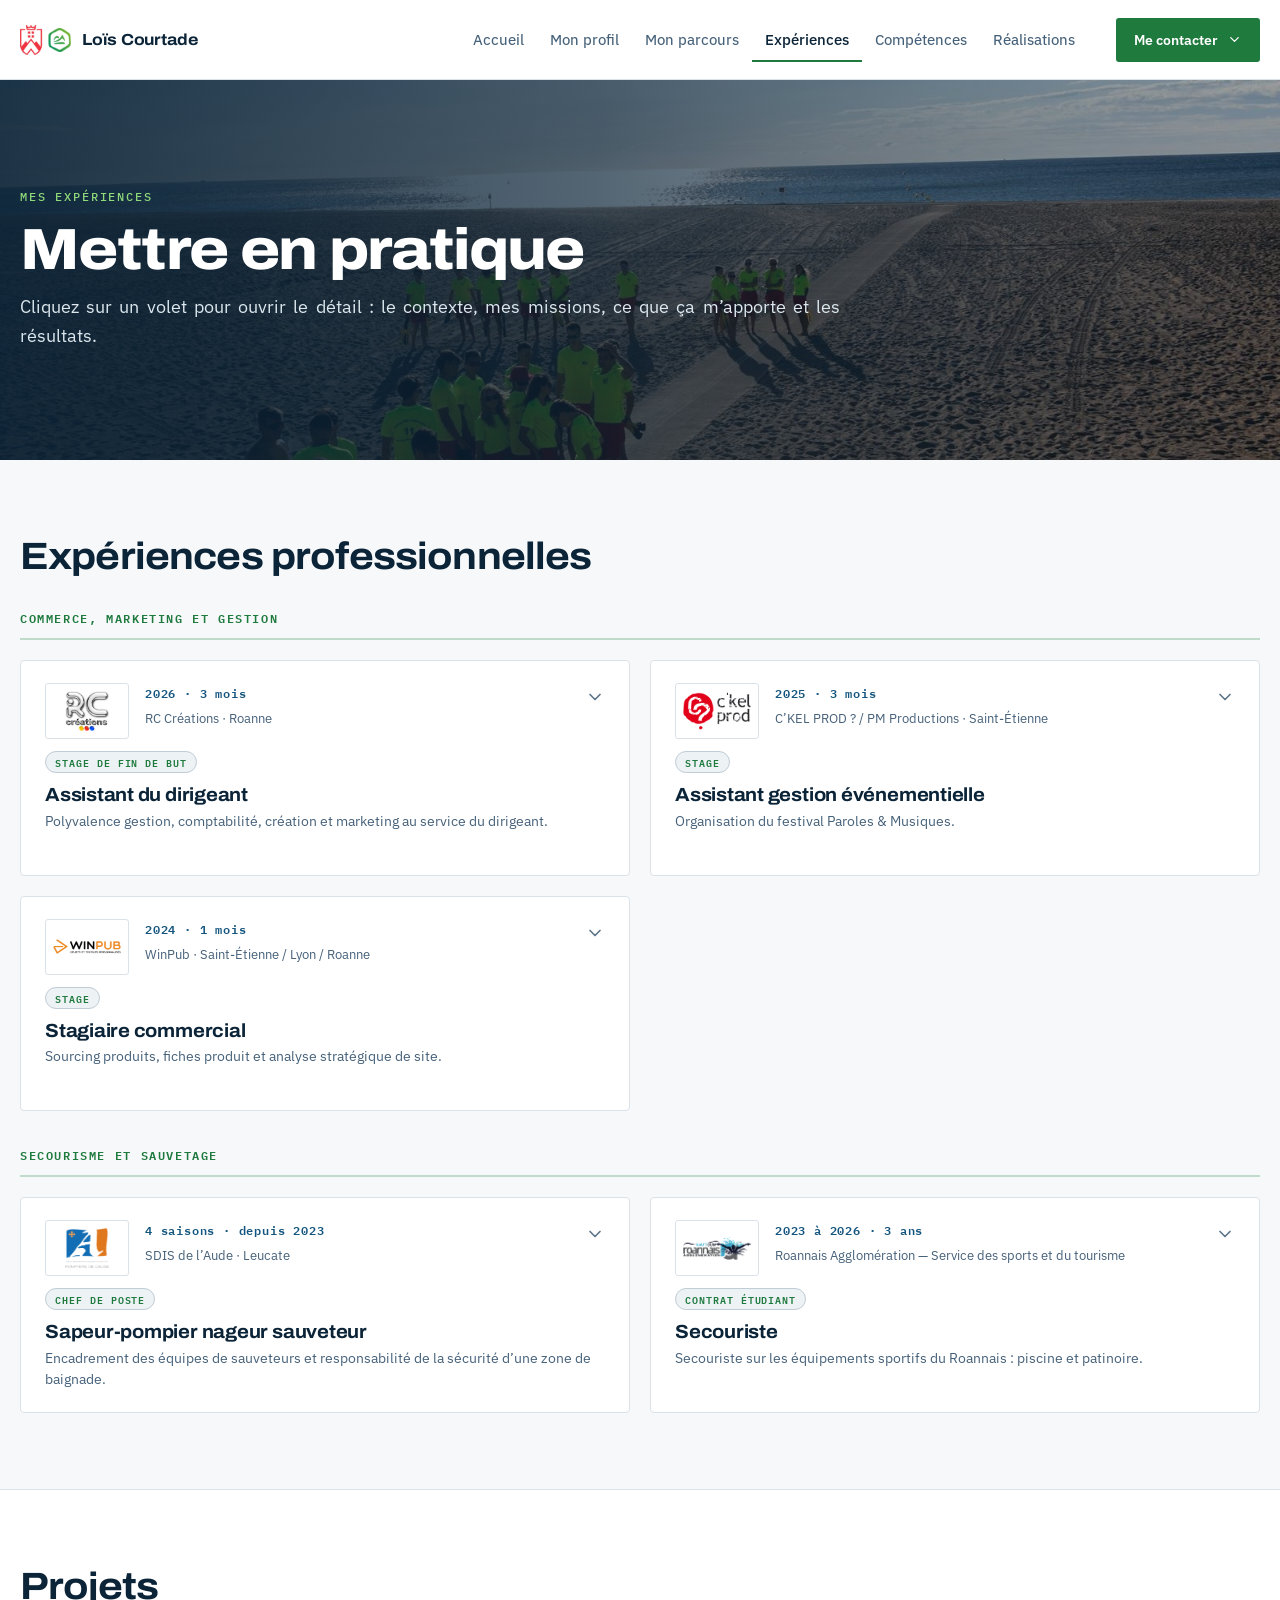
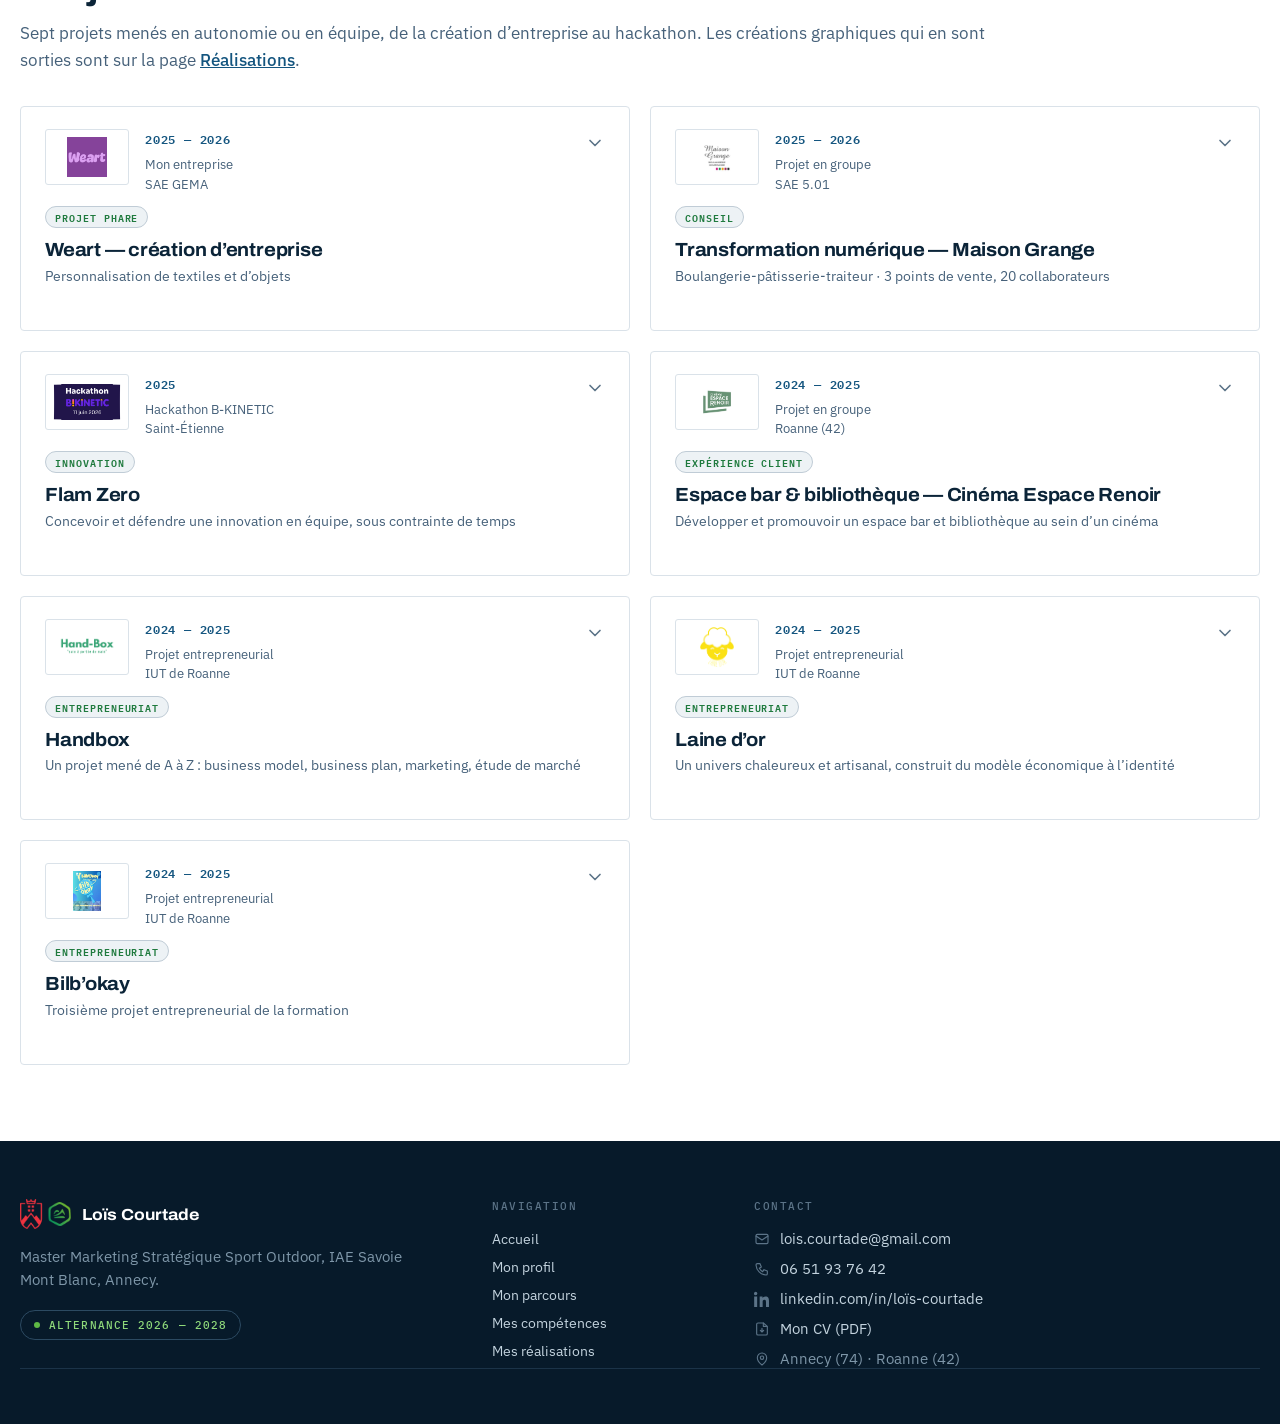
<file: experiences.html>
<!doctype html>
<html lang="fr">
<head>
<meta charset="utf-8">
<meta name="viewport" content="width=device-width, initial-scale=1">
<title>Mes expériences — Loïs Courtade</title>
<meta name="description" content="Cinq expériences professionnelles et huit projets : contexte, missions, apports et résultats.">
<meta name="author" content="Loïs Courtade">
<meta property="og:title" content="Mes expériences — Loïs Courtade">
<meta property="og:description" content="Cinq expériences professionnelles et huit projets : contexte, missions, apports et résultats.">
<meta property="og:type" content="website">
<meta property="og:locale" content="fr_FR">
<meta property="og:image" content="assets/fond-annecy-large.jpg">
<meta name="theme-color" content="#0B2438">
<link rel="icon" type="image/png" href="assets/favicon-iae.png">
<link rel="apple-touch-icon" href="assets/favicon-iae.png">
<link rel="preconnect" href="https://fonts.googleapis.com">
<link rel="preconnect" href="https://fonts.gstatic.com" crossorigin>
<link rel="stylesheet" href="https://fonts.googleapis.com/css2?family=Archivo:wght@400;500;600;700;800&amp;family=IBM+Plex+Mono:wght@400;500;600&amp;family=IBM+Plex+Sans:wght@400;450;500;600&amp;display=swap">
<link rel="stylesheet" href="style.css">
</head>
<body>
<div style="width: 100%; box-sizing: border-box; background: #F6F8FA; color: #0B2438; display: flex; flex-direction: column">

  <!-- ══ NAV ══ -->
  <header style="height: 80px; box-sizing: border-box; padding: 0 max(20px, calc((100% - 1296px) / 2)); display: flex; align-items: center; gap: 20px; background: #FFFFFF; border-bottom: 1px solid #DAE2E9">
    <a href="index.html" style="display: flex; align-items: center; gap: 11px; text-decoration: none; color: #0B2438; flex-shrink: 0">
      <img src="assets/mark-iae-osv.png" alt="IAE Savoie Mont Blanc · OSV" style="height: 30px; width: auto; object-fit: contain; display: block">
      <span style="font-family: 'Archivo', sans-serif; font-weight: 700; font-stretch: 110%; font-size: 16px; letter-spacing: -0.005em">Loïs Courtade</span>
    </a>
    
    <button class="navbtn" type="button" aria-label="Ouvrir le menu" aria-expanded="false"
            onclick="document.body.classList.toggle('navopen'); this.setAttribute('aria-expanded', document.body.classList.contains('navopen'));">
      <svg width="22" height="22" viewBox="0 0 24 24" fill="none" stroke="#0B2438" stroke-width="1.9" stroke-linecap="round" aria-hidden="true"><path d="M4 7h16M4 12h16M4 17h16"></path></svg>
    </button>
    <nav style="display: flex; align-items: center; gap: 0; margin-left: auto">
      <a href="index.html" style="display: inline-flex; align-items: center; height: 44px; padding: 0 13px; font-size: 14.5px; font-weight: 450; color: #46617A; text-decoration: none">Accueil</a>
      <a href="profil.html" style="display: inline-flex; align-items: center; height: 44px; padding: 0 13px; font-size: 14.5px; font-weight: 450; color: #46617A; text-decoration: none">Mon profil</a>
      <a href="parcours.html" style="display: inline-flex; align-items: center; height: 44px; padding: 0 13px; font-size: 14.5px; font-weight: 450; color: #46617A; text-decoration: none">Mon parcours</a>
      <a href="experiences.html" style="display: inline-flex; align-items: center; height: 44px; padding: 0 13px; font-size: 14.5px; font-weight: 500; color: #0B2438; text-decoration: none; box-shadow: inset 0 -2px 0 #1F7A3E">Expériences</a>
      <a href="competences.html" style="display: inline-flex; align-items: center; height: 44px; padding: 0 13px; font-size: 14.5px; font-weight: 450; color: #46617A; text-decoration: none">Compétences</a>
      <a href="realisations.html" style="display: inline-flex; align-items: center; height: 44px; padding: 0 13px; font-size: 14.5px; font-weight: 450; color: #46617A; text-decoration: none">Réalisations</a>
    </nav>
    <div class="ctwrap">
      <input type="checkbox" id="contact-menu" class="ctbox" aria-label="Ouvrir les options de contact">
      <label for="contact-menu" class="ctbtn">
        Me contacter
        <svg class="ctchev" width="15" height="15" viewBox="0 0 24 24" fill="none" stroke="#FFFFFF" stroke-width="2.1" stroke-linecap="round" stroke-linejoin="round" aria-hidden="true"><path d="M6 9l6 6 6-6"></path></svg>
      </label>
      <div class="ctmenu">
          <div class="ctcard">
            <a href="mailto:lois.courtade@gmail.com" target="_blank">
          <svg width="16" height="16" viewBox="0 0 24 24" fill="none" stroke="#14557F" stroke-width="1.7" stroke-linecap="round" stroke-linejoin="round" aria-hidden="true"><rect x="3" y="5" width="18" height="14" rx="2"></rect><path d="M3 7.5l9 6 9-6"></path></svg>
          Par e-mail
        </a>
        <a href="https://www.linkedin.com/in/lo%C3%AFs-courtade" target="_blank">
          <svg width="16" height="16" viewBox="0 0 24 24" fill="#14557F" aria-hidden="true"><path d="M4.98 3.5A2.5 2.5 0 110 3.51a2.5 2.5 0 014.98 0zM.25 8.25h4.5V24h-4.5zM8.5 8.25h4.3v2.15h.06c.6-1.1 2.06-2.26 4.24-2.26 4.54 0 5.38 2.92 5.38 6.71V24h-4.5v-6.96c0-1.66-.03-3.8-2.32-3.8-2.32 0-2.67 1.8-2.67 3.68V24H8.5z"></path></svg>
          Sur LinkedIn
        </a>
        </div>
      </div>
    </div>
  </header>

  <!-- ══ EN-TÊTE PHOTO ══ -->
  <section style="position: relative; min-height: 380px; overflow: hidden; background: #0B2438">
    <img src="assets/sauveteurs-plage-paysage.jpg" alt="Sauveteurs sur la plage de Leucate" style="position: absolute; inset: 0; width: 100%; height: 100%; object-fit: cover; object-position: 50% 55%; display: block">
    <div style="position: absolute; inset: 0; background: linear-gradient(95deg, rgba(11,36,56,0.90) 0%, rgba(11,36,56,0.70) 46%, rgba(11,36,56,0.26) 100%)"></div>
    <div style="position: relative; z-index: 2; box-sizing: border-box; min-height: 380px; padding: 56px max(20px, calc((100% - 1296px) / 2)); display: flex; flex-direction: column; justify-content: center">
      <div style="font-family: 'IBM Plex Mono', monospace; font-size: 11.5px; font-weight: 500; letter-spacing: 0.16em; text-transform: uppercase; color: #8FD97A">Mes expériences</div>
      <h1 style="margin: 16px 0 14px; font-family: 'Archivo', sans-serif; font-weight: 800; font-stretch: 112%; font-size: 58px; line-height: 1.02; letter-spacing: -0.028em; color: #FFFFFF">Mettre en pratique</h1>
      <p style="margin: 0; max-width: 820px; font-size: 18px; line-height: 1.6; color: #DCE7EE; text-align: justify">Cliquez sur un volet pour ouvrir le détail : le contexte, mes missions, ce que ça m’apporte et les résultats.</p>
    </div>
  </section>

  <!-- ══ EXPÉRIENCES PROFESSIONNELLES ══ -->
  <section style="box-sizing: border-box; background: #F6F8FA; padding: 76px max(20px, calc((100% - 1296px) / 2))">
    <h2 style="margin: 0 0 30px; font-family: 'Archivo', sans-serif; font-weight: 700; font-stretch: 110%; font-size: 38px; line-height: 1.1; letter-spacing: -0.022em; color: #0B2438">Expériences professionnelles</h2>
    <div style="font-family: 'IBM Plex Mono', monospace; font-size: 11.5px; font-weight: 600; letter-spacing: 0.14em; text-transform: uppercase; color: #1F7A3E; padding-bottom: 10px; border-bottom: 2px solid #BEDCC9; margin-bottom: 20px">Commerce, marketing et gestion</div>
    <div class="g2" style="display: grid; grid-template-columns: repeat(2, minmax(0, 1fr)); gap: 20px; align-items: start">
          <details class="xp">
            <summary>
              <div style="display: flex; align-items: flex-start; gap: 16px">
                <div style="width: 84px; height: 56px; flex-shrink: 0; box-sizing: border-box; padding: 7px; background: #FFFFFF; border: 1px solid #DAE2E9; border-radius: 3px; display: flex; align-items: center; justify-content: center">
                  <img src="assets/logo-rc.png" alt="RC Créations" style="max-width: 100%; max-height: 100%; object-fit: contain; display: block">
                </div>
                <div style="flex-grow: 1; min-width: 0">
                  <div style="font-family: 'IBM Plex Mono', monospace; font-size: 11.5px; font-weight: 600; letter-spacing: 0.07em; color: #14557F">2026 · 3 mois</div>
                  <div style="margin-top: 6px; font-size: 13px; line-height: 1.5; color: #46617A">RC Créations · Roanne</div>
                </div>
                <svg class="chev" width="20" height="20" viewBox="0 0 24 24" fill="none" stroke="#5C7488" stroke-width="2" stroke-linecap="round" stroke-linejoin="round" aria-hidden="true" style="flex-shrink: 0; margin-top: 4px"><path d="M6 9l6 6 6-6"></path></svg>
              </div>
              <div style="display: inline-flex; align-items: center; margin-top: 12px; height: 22px; padding: 0 9px; background: #EDF2F5; border: 1px solid #C0CCD6; border-radius: 999px; font-family: 'IBM Plex Mono', monospace; font-size: 9.5px; font-weight: 600; letter-spacing: 0.1em; text-transform: uppercase; color: #1F7A3E">Stage de fin de BUT</div>
              <h3 style="margin: 10px 0 4px; font-family: 'Archivo', sans-serif; font-weight: 700; font-stretch: 106%; font-size: 19px; line-height: 1.25; letter-spacing: -0.012em; color: #0B2438">Assistant du dirigeant</h3>
              <p style="margin: 0; height: 42px; overflow: hidden; font-size: 14px; line-height: 1.5; color: #46617A">Polyvalence gestion, comptabilité, création et marketing au service du dirigeant.</p>
            </summary>
            <div style="box-sizing: border-box; padding: 24px 26px 28px">
              <div style="font-family: 'IBM Plex Mono', monospace; font-size: 10.5px; font-weight: 600; letter-spacing: 0.12em; text-transform: uppercase; color: #5C7488; margin-bottom: 9px">Le contexte</div>
              <p style="margin: 0 0 20px; font-size: 15px; line-height: 1.6; color: #24384C">Stage de fin de BUT GEA chez RC Créations, une entreprise de personnalisation et de création d’objets, de textile et de merchandising à Roanne. En tant que stagiaire, j’ai assisté le dirigeant sur de nombreuses tâches : gestion, comptabilité, création et marketing.</p>
              <div style="font-family: 'IBM Plex Mono', monospace; font-size: 10.5px; font-weight: 600; letter-spacing: 0.12em; text-transform: uppercase; color: #5C7488; margin-bottom: 9px">Mes missions</div>
              <div style="display: flex; flex-direction: column; gap: 9px; margin-bottom: 20px">
                <div style="display: flex; gap: 11px"><span style="width: 6px; height: 6px; background: #14557F; flex-shrink: 0; margin-top: 7px; display: block"></span><span style="font-size: 14.5px; line-height: 1.55; color: #24384C">Production d’une ligne de textile sportif pour l’escadron de chasse 3/8 Côte d’Or : design des produits et des marquages, sélection et pilotage des fournisseurs de production, suivi des livraisons et du SAV. 100 pièces, mission menée en autonomie.</span></div>
                <div style="display: flex; gap: 11px"><span style="width: 6px; height: 6px; background: #14557F; flex-shrink: 0; margin-top: 7px; display: block"></span><span style="font-size: 14.5px; line-height: 1.55; color: #24384C">Refonte du site internet : audit du site existant, recommandations d’arborescence, de contenu et de parcours client.</span></div>
                <div style="display: flex; gap: 11px"><span style="width: 6px; height: 6px; background: #14557F; flex-shrink: 0; margin-top: 7px; display: block"></span><span style="font-size: 14.5px; line-height: 1.55; color: #24384C">Création de lignes de merchandising d’artistes : compréhension des besoins du client, ajustements de la création sur Photoshop (environ 200 références proposées), calcul des coûts, production et livraison — textiles, accessoires, objets, supports de communication.</span></div>
                <div style="display: flex; gap: 11px"><span style="width: 6px; height: 6px; background: #14557F; flex-shrink: 0; margin-top: 7px; display: block"></span><span style="font-size: 14.5px; line-height: 1.55; color: #24384C">Recherche de produits et de nouveautés, négociation fournisseurs.</span></div>
                <div style="display: flex; gap: 11px"><span style="width: 6px; height: 6px; background: #14557F; flex-shrink: 0; margin-top: 7px; display: block"></span><span style="font-size: 14.5px; line-height: 1.55; color: #24384C">Gestion administrative et comptable : devis, factures, bons de commande.</span></div>
              </div>
              <div style="font-family: 'IBM Plex Mono', monospace; font-size: 10.5px; font-weight: 600; letter-spacing: 0.12em; text-transform: uppercase; color: #1F7A3E; margin-bottom: 9px">Ce que ça m’apporte</div>
              <div style="box-sizing: border-box; padding: 15px 17px; background: #EAF4EE; border: 1px solid #BEDCC9; border-radius: 3px; font-size: 14.5px; line-height: 1.6; color: #24384C; margin-bottom: 20px">Une vraie polyvalence entre gestion, comptabilité, création et marketing, dans un cadre professionnel. J’y ai appris à mener une tâche de bout en bout et à relier chaque action à un objectif commercial.</div>
              <div style="font-family: 'IBM Plex Mono', monospace; font-size: 10.5px; font-weight: 600; letter-spacing: 0.12em; text-transform: uppercase; color: #5C7488; margin-bottom: 9px">Résultats</div>
              <div style="display: flex; flex-direction: column; gap: 9px">
                <div style="display: flex; gap: 10px"><span style="font-family: 'IBM Plex Mono', monospace; font-size: 13px; color: #1F7A3E; flex-shrink: 0; line-height: 1.65">→</span><span style="font-size: 14.5px; line-height: 1.55; color: #24384C">Prise en charge d’un dossier, de sa conception à la production.</span></div>
                <div style="display: flex; gap: 10px"><span style="font-family: 'IBM Plex Mono', monospace; font-size: 13px; color: #1F7A3E; flex-shrink: 0; line-height: 1.65">→</span><span style="font-size: 14.5px; line-height: 1.55; color: #24384C">Visuels et supports de communication livrés.</span></div>
                <div style="display: flex; gap: 10px"><span style="font-family: 'IBM Plex Mono', monospace; font-size: 13px; color: #1F7A3E; flex-shrink: 0; line-height: 1.65">→</span><span style="font-size: 14.5px; line-height: 1.55; color: #24384C">Refonte complète du site internet de l’entreprise.</span></div>
              </div>
            <div style="margin-top: 20px; display: flex; flex-wrap: wrap; gap: 10px">
            <a href="https://drive.google.com/file/d/1LP-jI9ue2Xp94Y8E-7a1sEDhcMeKh3RH/view?usp=sharing" target="_blank" style="display: inline-flex; align-items: center; gap: 9px; height: 40px; padding: 0 16px; background: #FFFFFF; border: 1px solid #C0CCD6; color: #0B2438; font-size: 13.5px; font-weight: 500; border-radius: 3px; text-decoration: none"><svg width="15" height="15" viewBox="0 0 24 24" fill="none" stroke="#14557F" stroke-width="1.7" stroke-linecap="round" stroke-linejoin="round" aria-hidden="true"><path d="M14 3v5h5"></path><path d="M14 3H6a2 2 0 00-2 2v14a2 2 0 002 2h12a2 2 0 002-2V8z"></path></svg> Consulter mon mémoire</a>
            </div>
            <div style="margin-top: 20px">
              <div style="font-family: 'IBM Plex Mono', monospace; font-size: 10.5px; font-weight: 600; letter-spacing: 0.12em; text-transform: uppercase; color: #5C7488; margin-bottom: 9px">Photos &amp; preuves</div>
              <div class="g2" style="display: grid; grid-template-columns: repeat(2, minmax(0, 1fr)); gap: 12px">
              <div style="height: 292px; box-sizing: border-box; padding: 8px; background: #EDF2F5; border: 1px solid #DAE2E9; border-radius: 3px; display: flex; align-items: center; justify-content: center"><img src="assets/rc-site-v2.png" alt="Le site RC Créations refondu" style="max-width: 100%; max-height: 100%; object-fit: contain; display: block; height: 311px; width: 560px"></div>
              <div style="height: 292px; box-sizing: border-box; padding: 8px; background: #EDF2F5; border: 1px solid #DAE2E9; border-radius: 3px; display: flex; align-items: center; justify-content: center"><img src="assets/rc-maillot-client.png" alt="Maillot de sport personnalisé pour un client" style="max-width: 100%; max-height: 100%; object-fit: contain; display: block"></div>
              </div>
            </div>
            </div>
          </details>
          <details class="xp">
            <summary>
              <div style="display: flex; align-items: flex-start; gap: 16px">
                <div style="width: 84px; height: 56px; flex-shrink: 0; box-sizing: border-box; padding: 7px; background: #FFFFFF; border: 1px solid #DAE2E9; border-radius: 3px; display: flex; align-items: center; justify-content: center">
                  <img src="assets/logo-ckelprod.png" alt="C’KEL PROD ?" style="max-width: 100%; max-height: 100%; object-fit: contain; display: block">
                </div>
                <div style="flex-grow: 1; min-width: 0">
                  <div style="font-family: 'IBM Plex Mono', monospace; font-size: 11.5px; font-weight: 600; letter-spacing: 0.07em; color: #14557F">2025 · 3 mois</div>
                  <div style="margin-top: 6px; font-size: 13px; line-height: 1.5; color: #46617A">C’KEL PROD ? / PM Productions · Saint-Étienne</div>
                </div>
                <svg class="chev" width="20" height="20" viewBox="0 0 24 24" fill="none" stroke="#5C7488" stroke-width="2" stroke-linecap="round" stroke-linejoin="round" aria-hidden="true" style="flex-shrink: 0; margin-top: 4px"><path d="M6 9l6 6 6-6"></path></svg>
              </div>
              <div style="display: inline-flex; align-items: center; margin-top: 12px; height: 22px; padding: 0 9px; background: #EDF2F5; border: 1px solid #C0CCD6; border-radius: 999px; font-family: 'IBM Plex Mono', monospace; font-size: 9.5px; font-weight: 600; letter-spacing: 0.1em; text-transform: uppercase; color: #1F7A3E">Stage</div>
              <h3 style="margin: 10px 0 4px; font-family: 'Archivo', sans-serif; font-weight: 700; font-stretch: 106%; font-size: 19px; line-height: 1.25; letter-spacing: -0.012em; color: #0B2438">Assistant gestion événementielle</h3>
              <p style="margin: 0; height: 42px; overflow: hidden; font-size: 14px; line-height: 1.5; color: #46617A">Organisation du festival Paroles &amp; Musiques.</p>
            </summary>
            <div style="box-sizing: border-box; padding: 24px 26px 28px">
              <div style="font-family: 'IBM Plex Mono', monospace; font-size: 10.5px; font-weight: 600; letter-spacing: 0.12em; text-transform: uppercase; color: #5C7488; margin-bottom: 9px">Le contexte</div>
              <p style="margin: 0 0 20px; font-size: 15px; line-height: 1.6; color: #24384C">Stage au sein de C’KEL PROD ? et PM Productions, sur l’organisation du festival Paroles &amp; Musiques à Saint-Étienne. J’ai découvert la gestion d’un événement culturel d’envergure, de la préparation à l’accueil du public.</p>
              <div style="font-family: 'IBM Plex Mono', monospace; font-size: 10.5px; font-weight: 600; letter-spacing: 0.12em; text-transform: uppercase; color: #5C7488; margin-bottom: 9px">Mes missions</div>
                <p style="margin: 0 0 12px; font-size: 14.5px; line-height: 1.55; color: #46617A">Festival qui a accueilli 11 500 spectateurs et près de 40 artistes.</p>
              <div style="display: flex; flex-direction: column; gap: 9px; margin-bottom: 20px">
                <div style="display: flex; gap: 11px"><span style="width: 6px; height: 6px; background: #14557F; flex-shrink: 0; margin-top: 7px; display: block"></span><span style="font-size: 14.5px; line-height: 1.55; color: #24384C">Diffusion et promotion de l’événement.</span></div>
                <div style="display: flex; gap: 11px"><span style="width: 6px; height: 6px; background: #14557F; flex-shrink: 0; margin-top: 7px; display: block"></span><span style="font-size: 14.5px; line-height: 1.55; color: #24384C">Billetterie et tenue de caisse sur toute la durée de l’événement.</span></div>
                <div style="display: flex; gap: 11px"><span style="width: 6px; height: 6px; background: #14557F; flex-shrink: 0; margin-top: 7px; display: block"></span><span style="font-size: 14.5px; line-height: 1.55; color: #24384C">Gestion des listes d’invitations.</span></div>
                <div style="display: flex; gap: 11px"><span style="width: 6px; height: 6px; background: #14557F; flex-shrink: 0; margin-top: 7px; display: block"></span><span style="font-size: 14.5px; line-height: 1.55; color: #24384C">Démarchage de partenaires.</span></div>
                <div style="display: flex; gap: 11px"><span style="width: 6px; height: 6px; background: #14557F; flex-shrink: 0; margin-top: 7px; display: block"></span><span style="font-size: 14.5px; line-height: 1.55; color: #24384C">Accueil du public et tenue de guichet.</span></div>
                <div style="display: flex; gap: 11px"><span style="width: 6px; height: 6px; background: #14557F; flex-shrink: 0; margin-top: 7px; display: block"></span><span style="font-size: 14.5px; line-height: 1.55; color: #24384C">Coordination des différentes parties prenantes sur la mise en place et l’installation du matériel.</span></div>
                <div style="display: flex; gap: 11px"><span style="width: 6px; height: 6px; background: #14557F; flex-shrink: 0; margin-top: 7px; display: block"></span><span style="font-size: 14.5px; line-height: 1.55; color: #24384C">Gestion de la base de données clients : mise à jour et amélioration de la base, tri des clients par pertinence pour l’envoi d’une newsletter.</span></div>
              </div>
              <div style="font-family: 'IBM Plex Mono', monospace; font-size: 10.5px; font-weight: 600; letter-spacing: 0.12em; text-transform: uppercase; color: #1F7A3E; margin-bottom: 9px">Ce que ça m’apporte</div>
              <div style="box-sizing: border-box; padding: 15px 17px; background: #EAF4EE; border: 1px solid #BEDCC9; border-radius: 3px; font-size: 14.5px; line-height: 1.6; color: #24384C; margin-bottom: 20px">La rigueur de la gestion de caisse, le sens de la relation partenaires et du public et la capacité à tenir un poste sous pression pendant un événement live.</div>
              <div style="font-family: 'IBM Plex Mono', monospace; font-size: 10.5px; font-weight: 600; letter-spacing: 0.12em; text-transform: uppercase; color: #5C7488; margin-bottom: 9px">Résultats</div>
              <div style="display: flex; flex-direction: column; gap: 9px">
                <div style="display: flex; gap: 10px"><span style="font-family: 'IBM Plex Mono', monospace; font-size: 13px; color: #1F7A3E; flex-shrink: 0; line-height: 1.65">→</span><span style="font-size: 14.5px; line-height: 1.55; color: #24384C">Participation à l’organisation complète d’un festival.</span></div>
                <div style="display: flex; gap: 10px"><span style="font-family: 'IBM Plex Mono', monospace; font-size: 13px; color: #1F7A3E; flex-shrink: 0; line-height: 1.65">→</span><span style="font-size: 14.5px; line-height: 1.55; color: #24384C">Billetterie et caisse tenues sans erreur sur la durée de l’événement.</span></div>
              </div>
            <div style="margin-top: 20px; display: flex; flex-wrap: wrap; gap: 10px">
            <a href="https://drive.google.com/file/d/1pukWN1CmMbwlf0IZokkHfwGrA2WrmlPI/view?usp=sharing" target="_blank" style="display: inline-flex; align-items: center; gap: 9px; height: 40px; padding: 0 16px; background: #FFFFFF; border: 1px solid #C0CCD6; color: #0B2438; font-size: 13.5px; font-weight: 500; border-radius: 3px; text-decoration: none"><svg width="15" height="15" viewBox="0 0 24 24" fill="none" stroke="#14557F" stroke-width="1.7" stroke-linecap="round" stroke-linejoin="round" aria-hidden="true"><path d="M14 3v5h5"></path><path d="M14 3H6a2 2 0 00-2 2v14a2 2 0 002 2h12a2 2 0 002-2V8z"></path></svg> Consulter mon mémoire</a>
            </div>
            <div style="margin-top: 20px">
              <div style="font-family: 'IBM Plex Mono', monospace; font-size: 10.5px; font-weight: 600; letter-spacing: 0.12em; text-transform: uppercase; color: #5C7488; margin-bottom: 9px">Photo</div>
              <div class="g1" style="display: grid; grid-template-columns: repeat(1, minmax(0, 1fr)); gap: 12px; max-width: 518px">
              <div style="height: 200px; box-sizing: border-box; padding: 8px; background: #EDF2F5; border: 1px solid #DAE2E9; border-radius: 3px; display: flex; align-items: center; justify-content: center; width: 200px"><img src="assets/paroles-musiques-photo.jpg" alt="Le festival Paroles &amp; Musiques" style="max-width: 100%; max-height: 100%; object-fit: contain; display: block"></div>
              </div>
            </div>
            </div>
          </details>
          <details class="xp">
            <summary>
              <div style="display: flex; align-items: flex-start; gap: 16px">
                <div style="width: 84px; height: 56px; flex-shrink: 0; box-sizing: border-box; padding: 7px; background: #FFFFFF; border: 1px solid #DAE2E9; border-radius: 3px; display: flex; align-items: center; justify-content: center">
                  <img src="assets/logo-winpub.png" alt="WinPub" style="max-width: 100%; max-height: 100%; object-fit: contain; display: block">
                </div>
                <div style="flex-grow: 1; min-width: 0">
                  <div style="font-family: 'IBM Plex Mono', monospace; font-size: 11.5px; font-weight: 600; letter-spacing: 0.07em; color: #14557F">2024 · 1 mois</div>
                  <div style="margin-top: 6px; font-size: 13px; line-height: 1.5; color: #46617A">WinPub · Saint-Étienne / Lyon / Roanne</div>
                </div>
                <svg class="chev" width="20" height="20" viewBox="0 0 24 24" fill="none" stroke="#5C7488" stroke-width="2" stroke-linecap="round" stroke-linejoin="round" aria-hidden="true" style="flex-shrink: 0; margin-top: 4px"><path d="M6 9l6 6 6-6"></path></svg>
              </div>
              <div style="display: inline-flex; align-items: center; margin-top: 12px; height: 22px; padding: 0 9px; background: #EDF2F5; border: 1px solid #C0CCD6; border-radius: 999px; font-family: 'IBM Plex Mono', monospace; font-size: 9.5px; font-weight: 600; letter-spacing: 0.1em; text-transform: uppercase; color: #1F7A3E">Stage</div>
              <h3 style="margin: 10px 0 4px; font-family: 'Archivo', sans-serif; font-weight: 700; font-stretch: 106%; font-size: 19px; line-height: 1.25; letter-spacing: -0.012em; color: #0B2438">Stagiaire commercial</h3>
              <p style="margin: 0; height: 42px; overflow: hidden; font-size: 14px; line-height: 1.5; color: #46617A">Sourcing produits, fiches produit et analyse stratégique de site.</p>
            </summary>
            <div style="box-sizing: border-box; padding: 24px 26px 28px">
              <div style="font-family: 'IBM Plex Mono', monospace; font-size: 10.5px; font-weight: 600; letter-spacing: 0.12em; text-transform: uppercase; color: #5C7488; margin-bottom: 9px">Le contexte</div>
              <p style="margin: 0 0 20px; font-size: 15px; line-height: 1.6; color: #24384C">Premier stage du BUT, côté commercial et achats, dans une entreprise d’objets et de supports publicitaires.</p>
              <div style="font-family: 'IBM Plex Mono', monospace; font-size: 10.5px; font-weight: 600; letter-spacing: 0.12em; text-transform: uppercase; color: #5C7488; margin-bottom: 9px">Mes missions</div>
              <div style="display: flex; flex-direction: column; gap: 9px; margin-bottom: 20px">
                <div style="display: flex; gap: 11px"><span style="width: 6px; height: 6px; background: #14557F; flex-shrink: 0; margin-top: 7px; display: block"></span><span style="font-size: 14.5px; line-height: 1.55; color: #24384C">Veille produit et recherche de nouveaux fournisseurs (salon CTCO ou en ligne).</span></div>
                <div style="display: flex; gap: 11px"><span style="width: 6px; height: 6px; background: #14557F; flex-shrink: 0; margin-top: 7px; display: block"></span><span style="font-size: 14.5px; line-height: 1.55; color: #24384C">Rédaction et référencement SEO de fiches produits.</span></div>
                <div style="display: flex; gap: 11px"><span style="width: 6px; height: 6px; background: #14557F; flex-shrink: 0; margin-top: 7px; display: block"></span><span style="font-size: 14.5px; line-height: 1.55; color: #24384C">Analyse stratégique du site internet.</span></div>
              </div>
              <div style="font-family: 'IBM Plex Mono', monospace; font-size: 10.5px; font-weight: 600; letter-spacing: 0.12em; text-transform: uppercase; color: #1F7A3E; margin-bottom: 9px">Ce que ça m’apporte</div>
              <div style="box-sizing: border-box; padding: 15px 17px; background: #EAF4EE; border: 1px solid #BEDCC9; border-radius: 3px; font-size: 14.5px; line-height: 1.6; color: #24384C; margin-bottom: 20px">Une première immersion dans la logique commerciale et le sourcing et l’habitude de regarder un site web avec un œil critique et orienté vente.</div>
              <div style="font-family: 'IBM Plex Mono', monospace; font-size: 10.5px; font-weight: 600; letter-spacing: 0.12em; text-transform: uppercase; color: #5C7488; margin-bottom: 9px">Résultats</div>
              <div style="display: flex; flex-direction: column; gap: 9px">
                <div style="display: flex; gap: 10px"><span style="font-family: 'IBM Plex Mono', monospace; font-size: 13px; color: #1F7A3E; flex-shrink: 0; line-height: 1.65">→</span><span style="font-size: 14.5px; line-height: 1.55; color: #24384C">Fiches produit créées.</span></div>
                <div style="display: flex; gap: 10px"><span style="font-family: 'IBM Plex Mono', monospace; font-size: 13px; color: #1F7A3E; flex-shrink: 0; line-height: 1.65">→</span><span style="font-size: 14.5px; line-height: 1.55; color: #24384C">Recommandations d’analyse stratégique du site.</span></div>
              </div>
            <div style="margin-top: 20px; display: flex; flex-wrap: wrap; gap: 10px">
            <a href="https://drive.google.com/file/d/1UTV_C1C1zB7WzXrV-tNupXzakBOBP217/view?usp=sharing" target="_blank" style="display: inline-flex; align-items: center; gap: 9px; height: 40px; padding: 0 16px; background: #FFFFFF; border: 1px solid #C0CCD6; color: #0B2438; font-size: 13.5px; font-weight: 500; border-radius: 3px; text-decoration: none"><svg width="15" height="15" viewBox="0 0 24 24" fill="none" stroke="#14557F" stroke-width="1.7" stroke-linecap="round" stroke-linejoin="round" aria-hidden="true"><path d="M14 3v5h5"></path><path d="M14 3H6a2 2 0 00-2 2v14a2 2 0 002 2h12a2 2 0 002-2V8z"></path></svg> Consulter mon rapport de stage</a>
            <a href="https://www.youtube.com/watch?v=pOgAkYo1ujY" target="_blank" style="display: inline-flex; align-items: center; gap: 9px; height: 40px; padding: 0 16px; background: #FFFFFF; border: 1px solid #C0CCD6; color: #0B2438; font-size: 13.5px; font-weight: 500; border-radius: 3px; text-decoration: none"><svg width="15" height="15" viewBox="0 0 24 24" fill="none" stroke="#14557F" stroke-width="1.7" stroke-linecap="round" stroke-linejoin="round" aria-hidden="true"><path d="M14 3v5h5"></path><path d="M14 3H6a2 2 0 00-2 2v14a2 2 0 002 2h12a2 2 0 002-2V8z"></path></svg> Vidéo de présentation du showroom WinPub</a>
            <a href="https://www.youtube.com/watch?v=pOgAkYo1ujY" target="_blank" style="display: inline-flex; align-items: center; gap: 9px; height: 40px; padding: 0 16px; background: #0B2438; border: 1px solid #0B2438; color: #FFFFFF; font-size: 13.5px; font-weight: 600; border-radius: 3px; text-decoration: none"><svg width="15" height="15" viewBox="0 0 24 24" fill="#FFFFFF" aria-hidden="true"><path d="M5 3.5l15 8.5-15 8.5z"></path></svg> Vidéo de présentation du showroom WinPub</a>
            </div>
            </div>
          </details>
    </div>
    <div style="margin-top: 34px; font-family: 'IBM Plex Mono', monospace; font-size: 11.5px; font-weight: 600; letter-spacing: 0.14em; text-transform: uppercase; color: #1F7A3E; padding-bottom: 10px; border-bottom: 2px solid #BEDCC9; margin-bottom: 20px">Secourisme et sauvetage</div>
    <div class="g2" style="display: grid; grid-template-columns: repeat(2, minmax(0, 1fr)); gap: 20px; align-items: start">
          <details class="xp">
            <summary>
              <div style="display: flex; align-items: flex-start; gap: 16px">
                <div style="width: 84px; height: 56px; flex-shrink: 0; box-sizing: border-box; padding: 7px; background: #FFFFFF; border: 1px solid #DAE2E9; border-radius: 3px; display: flex; align-items: center; justify-content: center">
                  <img src="assets/logo-sdis11.png" alt="SDIS de l’Aude" style="max-width: 100%; max-height: 100%; object-fit: contain; display: block">
                </div>
                <div style="flex-grow: 1; min-width: 0">
                  <div style="font-family: 'IBM Plex Mono', monospace; font-size: 11.5px; font-weight: 600; letter-spacing: 0.07em; color: #14557F">4 saisons · depuis 2023</div>
                  <div style="margin-top: 6px; font-size: 13px; line-height: 1.5; color: #46617A">SDIS de l’Aude · Leucate</div>
                </div>
                <svg class="chev" width="20" height="20" viewBox="0 0 24 24" fill="none" stroke="#5C7488" stroke-width="2" stroke-linecap="round" stroke-linejoin="round" aria-hidden="true" style="flex-shrink: 0; margin-top: 4px"><path d="M6 9l6 6 6-6"></path></svg>
              </div>
              <div style="display: inline-flex; align-items: center; margin-top: 12px; height: 22px; padding: 0 9px; background: #EDF2F5; border: 1px solid #C0CCD6; border-radius: 999px; font-family: 'IBM Plex Mono', monospace; font-size: 9.5px; font-weight: 600; letter-spacing: 0.1em; text-transform: uppercase; color: #1F7A3E">Chef de poste</div>
              <h3 style="margin: 10px 0 4px; font-family: 'Archivo', sans-serif; font-weight: 700; font-stretch: 106%; font-size: 19px; line-height: 1.25; letter-spacing: -0.012em; color: #0B2438">Sapeur-pompier nageur sauveteur</h3>
              <p style="margin: 0; height: 42px; overflow: hidden; font-size: 14px; line-height: 1.5; color: #46617A">Encadrement des équipes de sauveteurs et responsabilité de la sécurité d’une zone de baignade.</p>
            </summary>
            <div style="box-sizing: border-box; padding: 24px 26px 28px">
              <div style="font-family: 'IBM Plex Mono', monospace; font-size: 10.5px; font-weight: 600; letter-spacing: 0.12em; text-transform: uppercase; color: #5C7488; margin-bottom: 9px">Le contexte</div>
              <p style="margin: 0 0 20px; font-size: 15px; line-height: 1.6; color: #24384C">Chaque été, je suis sapeur-pompier nageur sauveteur sur le secteur de Leucate. Chef de poste, je reste avant tout secouriste de terrain : surveillance, sauvetage aquatique, premiers secours et prévention auprès du public. Mais le rôle de chef de poste est aussi un vrai rôle de gestion : j’encadre une équipe, j’organise le poste sur le plan humain comme matériel et je dois répartir les ressources avec discernement. Envoyer des sauveteurs ou du matériel sur un point chaud, c’est risquer d’en manquer ailleurs : la bonne gestion des moyens est donc déterminante pour la sécurité de toute la zone.</p>
              <div style="font-family: 'IBM Plex Mono', monospace; font-size: 10.5px; font-weight: 600; letter-spacing: 0.12em; text-transform: uppercase; color: #5C7488; margin-bottom: 9px">Mes missions</div>
              <div style="display: flex; flex-direction: column; gap: 9px; margin-bottom: 20px">
                <div style="display: flex; gap: 11px"><span style="width: 6px; height: 6px; background: #14557F; flex-shrink: 0; margin-top: 7px; display: block"></span><span style="font-size: 14.5px; line-height: 1.55; color: #24384C">Responsabilité de la sécurité de zones de baignade : surveillance, sauvetage aquatique, premiers secours et soins (fréquentation d’env. 20 000 usagers par jour en saison).</span></div>
                <div style="display: flex; gap: 11px"><span style="width: 6px; height: 6px; background: #14557F; flex-shrink: 0; margin-top: 7px; display: block"></span><span style="font-size: 14.5px; line-height: 1.55; color: #24384C">Prévention auprès des usagers : météo, courants, zones de baignade.</span></div>
                <div style="display: flex; gap: 11px"><span style="width: 6px; height: 6px; background: #14557F; flex-shrink: 0; margin-top: 7px; display: block"></span><span style="font-size: 14.5px; line-height: 1.55; color: #24384C">Management et encadrement d’équipes de 4 à 58 secouristes : rôles, protocoles, entraînements, formations et accompagnement.</span></div>
                <div style="display: flex; gap: 11px"><span style="width: 6px; height: 6px; background: #14557F; flex-shrink: 0; margin-top: 7px; display: block"></span><span style="font-size: 14.5px; line-height: 1.55; color: #24384C">Gestion matérielle du poste : matériel de secours, embarcations, stocks.</span></div>
                <div style="display: flex; gap: 11px"><span style="width: 6px; height: 6px; background: #14557F; flex-shrink: 0; margin-top: 7px; display: block"></span><span style="font-size: 14.5px; line-height: 1.55; color: #24384C">Coordination et répartition des moyens humains et matériels sur la plage et entre les différents postes de secours selon les besoins.</span></div>
              </div>
              <div style="font-family: 'IBM Plex Mono', monospace; font-size: 10.5px; font-weight: 600; letter-spacing: 0.12em; text-transform: uppercase; color: #1F7A3E; margin-bottom: 9px">Ce que ça m’apporte</div>
              <div style="box-sizing: border-box; padding: 15px 17px; background: #EAF4EE; border: 1px solid #BEDCC9; border-radius: 3px; font-size: 14.5px; line-height: 1.6; color: #24384C; margin-bottom: 20px">Décider vite, garder mon sang-froid et gérer un collectif et des moyens limités quand l’enjeu est la sécurité des personnes. Faire preuve de rigueur et mettre ses qualités au service du collectif.</div>
              <div style="font-family: 'IBM Plex Mono', monospace; font-size: 10.5px; font-weight: 600; letter-spacing: 0.12em; text-transform: uppercase; color: #5C7488; margin-bottom: 9px">Résultats</div>
              <div style="display: flex; flex-direction: column; gap: 9px">
                <div style="display: flex; gap: 10px"><span style="font-family: 'IBM Plex Mono', monospace; font-size: 13px; color: #1F7A3E; flex-shrink: 0; line-height: 1.65">→</span><span style="font-size: 14.5px; line-height: 1.55; color: #24384C">Plusieurs saisons assurées de bout en bout.</span></div>
                <div style="display: flex; gap: 10px"><span style="font-family: 'IBM Plex Mono', monospace; font-size: 13px; color: #1F7A3E; flex-shrink: 0; line-height: 1.65">→</span><span style="font-size: 14.5px; line-height: 1.55; color: #24384C">Une équipe encadrée et des recrues formées chaque été.</span></div>
                <div style="display: flex; gap: 10px"><span style="font-family: 'IBM Plex Mono', monospace; font-size: 13px; color: #1F7A3E; flex-shrink: 0; line-height: 1.65">→</span><span style="font-size: 14.5px; line-height: 1.55; color: #24384C">Une fiabilité reconnue qui m’a valu le rôle de chef de poste.</span></div>
              </div>
            <div style="margin-top: 20px">
              <div style="font-family: 'IBM Plex Mono', monospace; font-size: 10.5px; font-weight: 600; letter-spacing: 0.12em; text-transform: uppercase; color: #5C7488; margin-bottom: 9px">Photos &amp; preuves</div>
              <div class="g2" style="display: grid; grid-template-columns: repeat(2, minmax(0, 1fr)); gap: 12px">
              <div style="height: 300px; box-sizing: border-box; padding: 8px; background: #EDF2F5; border: 1px solid #DAE2E9; border-radius: 3px; display: flex; align-items: center; justify-content: center; max-width: 615px"><img src="assets/equipe-leucate-2023.jpg" alt="L’équipe de Leucate, saison 2023" style="max-width: 100%; max-height: 100%; object-fit: cover; display: block; width: 468px; object-position: 50% 0%"></div>
              <div style="height: 300px; box-sizing: border-box; padding: 8px; background: #EDF2F5; border: 1px solid #DAE2E9; border-radius: 3px; display: flex; align-items: center; justify-content: center; max-width: 615px"><img src="assets/equipe-leucate-2024.jpg" alt="L’équipe de Leucate, saison 2024" style="max-width: 100%; max-height: 100%; object-fit: cover; display: block; width: 468px; object-position: 37.2476% 49.3043%; object-view-box: inset(7.3055% 3.7033% 7.5117% 2.1981%)"></div>
              <div style="height: 300px; box-sizing: border-box; padding: 8px; background: #EDF2F5; border: 1px solid #DAE2E9; border-radius: 3px; display: flex; align-items: center; justify-content: center"><img src="assets/equipe-leucate-2025.jpg" alt="L’équipe de Leucate, saison 2025" style="max-width: 100%; max-height: 100%; object-fit: cover; display: block; width: 468px; object-position: 50% 70.7367%"></div>
              <div style="height: 300px; box-sizing: border-box; padding: 8px; background: #EDF2F5; border: 1px solid #DAE2E9; border-radius: 3px; display: flex; align-items: center; justify-content: center"><img src="assets/equipe-leucate-2026.jpg" alt="L’équipe de Leucate, saison 2026" style="max-width: 100%; max-height: 100%; object-fit: cover; display: block; width: 468px; object-position: 50% 0%"></div>
              <div style="height: 300px; box-sizing: border-box; padding: 8px; background: #EDF2F5; border: 1px solid #DAE2E9; border-radius: 3px; display: flex; align-items: center; justify-content: center; max-width: 615px"><img src="assets/sauveteurs-course-equipe.jpg" alt="Entraînement de l’équipe de sauveteurs" style="max-width: 100%; max-height: 100%; object-fit: cover; display: block; width: 530px"></div>
              <div style="height: 300px; box-sizing: border-box; padding: 8px; background: #EDF2F5; border: 1px solid #DAE2E9; border-radius: 3px; display: flex; align-items: center; justify-content: center; max-width: 615px"><img src="assets/navigation-bateau-sauveteur.jpg" alt="Navigation en bateau de sauvetage" style="max-width: 100%; max-height: 100%; object-fit: cover; display: block; width: 427px; height: 282px; object-position: 50% 83.9705%"></div>
              </div>
            </div>
            </div>
          </details>
          <details class="xp">
            <summary>
              <div style="display: flex; align-items: flex-start; gap: 16px">
                <div style="width: 84px; height: 56px; flex-shrink: 0; box-sizing: border-box; padding: 7px; background: #FFFFFF; border: 1px solid #DAE2E9; border-radius: 3px; display: flex; align-items: center; justify-content: center">
                  <img src="assets/logo-pole-bnssa.png" alt="Pôle BNSSA" style="max-width: 100%; max-height: 100%; object-fit: contain; display: block">
                </div>
                <div style="flex-grow: 1; min-width: 0">
                  <div style="font-family: 'IBM Plex Mono', monospace; font-size: 11.5px; font-weight: 600; letter-spacing: 0.07em; color: #14557F">2023 à 2026 · 3 ans</div>
                  <div style="margin-top: 6px; font-size: 13px; line-height: 1.5; color: #46617A">Roannais Agglomération — Service des sports et du tourisme</div>
                </div>
                <svg class="chev" width="20" height="20" viewBox="0 0 24 24" fill="none" stroke="#5C7488" stroke-width="2" stroke-linecap="round" stroke-linejoin="round" aria-hidden="true" style="flex-shrink: 0; margin-top: 4px"><path d="M6 9l6 6 6-6"></path></svg>
              </div>
              <div style="display: inline-flex; align-items: center; margin-top: 12px; height: 22px; padding: 0 9px; background: #EDF2F5; border: 1px solid #C0CCD6; border-radius: 999px; font-family: 'IBM Plex Mono', monospace; font-size: 9.5px; font-weight: 600; letter-spacing: 0.1em; text-transform: uppercase; color: #1F7A3E">Contrat étudiant</div>
              <h3 style="margin: 10px 0 4px; font-family: 'Archivo', sans-serif; font-weight: 700; font-stretch: 106%; font-size: 19px; line-height: 1.25; letter-spacing: -0.012em; color: #0B2438">Secouriste</h3>
              <p style="margin: 0; height: 42px; overflow: hidden; font-size: 14px; line-height: 1.5; color: #46617A">Secouriste sur les équipements sportifs du Roannais : piscine et patinoire.</p>
            </summary>
            <div style="box-sizing: border-box; padding: 24px 26px 28px">
              <div style="font-family: 'IBM Plex Mono', monospace; font-size: 10.5px; font-weight: 600; letter-spacing: 0.12em; text-transform: uppercase; color: #5C7488; margin-bottom: 9px">Le contexte</div>
              <p style="margin: 0 0 20px; font-size: 15px; line-height: 1.6; color: #24384C">Contrat étudiant mené en parallèle de mes études, sur les équipements sportifs de la ville de Roanne.</p>
              <div style="font-family: 'IBM Plex Mono', monospace; font-size: 10.5px; font-weight: 600; letter-spacing: 0.12em; text-transform: uppercase; color: #5C7488; margin-bottom: 9px">Mes missions</div>
              <div style="display: flex; flex-direction: column; gap: 9px; margin-bottom: 20px">
                <div style="display: flex; gap: 11px"><span style="width: 6px; height: 6px; background: #14557F; flex-shrink: 0; margin-top: 7px; display: block"></span><span style="font-size: 14.5px; line-height: 1.55; color: #24384C">Surveillance et sécurité des bassins et des équipements.</span></div>
                <div style="display: flex; gap: 11px"><span style="width: 6px; height: 6px; background: #14557F; flex-shrink: 0; margin-top: 7px; display: block"></span><span style="font-size: 14.5px; line-height: 1.55; color: #24384C">Prévention auprès des usagers.</span></div>
                <div style="display: flex; gap: 11px"><span style="width: 6px; height: 6px; background: #14557F; flex-shrink: 0; margin-top: 7px; display: block"></span><span style="font-size: 14.5px; line-height: 1.55; color: #24384C">Premiers secours et intervention.</span></div>
              </div>
              <div style="font-family: 'IBM Plex Mono', monospace; font-size: 10.5px; font-weight: 600; letter-spacing: 0.12em; text-transform: uppercase; color: #1F7A3E; margin-bottom: 9px">Ce que ça m’apporte</div>
              <div style="box-sizing: border-box; padding: 15px 17px; background: #EAF4EE; border: 1px solid #BEDCC9; border-radius: 3px; font-size: 14.5px; line-height: 1.6; color: #24384C; margin-bottom: 20px">La vigilance continue et le sens des responsabilités, dans la durée et au quotidien, tout en menant mes études en parallèle.</div>
              <div style="font-family: 'IBM Plex Mono', monospace; font-size: 10.5px; font-weight: 600; letter-spacing: 0.12em; text-transform: uppercase; color: #5C7488; margin-bottom: 9px">Résultats</div>
              <div style="display: flex; flex-direction: column; gap: 9px">
                <div style="display: flex; gap: 10px"><span style="font-family: 'IBM Plex Mono', monospace; font-size: 13px; color: #1F7A3E; flex-shrink: 0; line-height: 1.65">→</span><span style="font-size: 14.5px; line-height: 1.55; color: #24384C">Missions de secouriste assurées régulièrement depuis 2023.</span></div>
              </div>
            <div style="margin-top: 20px">
              <div style="font-family: 'IBM Plex Mono', monospace; font-size: 10.5px; font-weight: 600; letter-spacing: 0.12em; text-transform: uppercase; color: #5C7488; margin-bottom: 9px">Photo</div>
              <div class="g1" style="display: grid; grid-template-columns: repeat(1, minmax(0, 1fr)); gap: 12px; max-width: 416px">
              <div class="col" style="height: 210px; box-sizing: border-box; padding: 8px; background: #EDF2F5; border: 1px solid #DAE2E9; border-radius: 3px; display: flex; align-items: center; justify-content: center; width: 400px"><img src="assets/pole-bnssa-photo.jpg" alt="Le pôle BNSSA de Roanne" style="max-width: 100%; max-height: 100%; object-fit: contain; display: block"></div>
              </div>
            </div>
            </div>
          </details>
    </div>
  </section>

  <!-- ══ PROJETS ══ -->
  <section style="box-sizing: border-box; background: #FFFFFF; border-top: 1px solid #DAE2E9; padding: 76px max(20px, calc((100% - 1296px) / 2))">
    <h2 style="margin: 0 0 12px; font-family: 'Archivo', sans-serif; font-weight: 700; font-stretch: 110%; font-size: 38px; line-height: 1.1; letter-spacing: -0.022em; color: #0B2438">Projets</h2>
    <p style="margin: 0 0 32px; max-width: 980px; font-size: 17px; line-height: 1.6; color: #46617A">Sept projets menés en autonomie ou en équipe, de la création d’entreprise au hackathon. Les créations graphiques qui en sont sorties sont sur la page <a href="realisations.html" style="font-weight: 500">Réalisations</a>.</p>
    <div class="g2" style="display: grid; grid-template-columns: repeat(2, minmax(0, 1fr)); gap: 20px; align-items: start">
          <details class="xp">
            <summary>
              <div style="display: flex; align-items: flex-start; gap: 16px">
                <div style="width: 84px; height: 56px; flex-shrink: 0; box-sizing: border-box; padding: 7px; background: #FFFFFF; border: 1px solid #DAE2E9; border-radius: 3px; display: flex; align-items: center; justify-content: center">
                  <img src="assets/logo-weart.png" alt="Weart" style="max-width: 100%; max-height: 100%; object-fit: contain; display: block">
                </div>
                <div style="flex-grow: 1; min-width: 0">
                  <div style="font-family: 'IBM Plex Mono', monospace; font-size: 11.5px; font-weight: 600; letter-spacing: 0.07em; color: #14557F">2025 — 2026</div>
                  <div style="margin-top: 6px; font-size: 13px; line-height: 1.5; color: #46617A">Mon entreprise<br>SAE GEMA</div>
                </div>
                <svg class="chev" width="20" height="20" viewBox="0 0 24 24" fill="none" stroke="#5C7488" stroke-width="2" stroke-linecap="round" stroke-linejoin="round" aria-hidden="true" style="flex-shrink: 0; margin-top: 4px"><path d="M6 9l6 6 6-6"></path></svg>
              </div>
              <div style="display: inline-flex; align-items: center; margin-top: 12px; height: 22px; padding: 0 9px; background: #EDF2F5; border: 1px solid #C0CCD6; border-radius: 999px; font-family: 'IBM Plex Mono', monospace; font-size: 9.5px; font-weight: 600; letter-spacing: 0.1em; text-transform: uppercase; color: #1F7A3E">Projet phare</div>
              <h3 style="margin: 10px 0 4px; font-family: 'Archivo', sans-serif; font-weight: 700; font-stretch: 106%; font-size: 19px; line-height: 1.25; letter-spacing: -0.012em; color: #0B2438">Weart — création d’entreprise</h3>
              <p style="margin: 0; height: 42px; overflow: hidden; font-size: 14px; line-height: 1.5; color: #46617A">Personnalisation de textiles et d’objets</p>
            </summary>
            <div style="box-sizing: border-box; padding: 24px 26px 28px">
              <div style="font-family: 'IBM Plex Mono', monospace; font-size: 10.5px; font-weight: 600; letter-spacing: 0.12em; text-transform: uppercase; color: #5C7488; margin-bottom: 9px">Le contexte</div>
              <p style="margin: 0 0 20px; font-size: 15px; line-height: 1.6; color: #24384C">Weart est mon projet personnel, mené dans le cadre de la SAE GEMA mais porté comme une vraie création d’entreprise. Une activité de personnalisation de textiles et d’objets, avec une double offre : des produits standards accessibles et des créations originales en collaboration avec des artistes. Projet distinct de mon stage chez RC Créations.</p>
              <div style="font-family: 'IBM Plex Mono', monospace; font-size: 10.5px; font-weight: 600; letter-spacing: 0.12em; text-transform: uppercase; color: #5C7488; margin-bottom: 9px">Mes missions</div>
              <div style="display: flex; flex-direction: column; gap: 9px; margin-bottom: 20px">
                <div style="display: flex; gap: 11px"><span style="width: 6px; height: 6px; background: #14557F; flex-shrink: 0; margin-top: 7px; display: block"></span><span style="font-size: 14.5px; line-height: 1.55; color: #24384C">Étude de marché complète : PESTEL, SWOT, segmentation, benchmark d’une vingtaine de concurrents, carte de positionnement.</span></div>
                <div style="display: flex; gap: 11px"><span style="width: 6px; height: 6px; background: #14557F; flex-shrink: 0; margin-top: 7px; display: block"></span><span style="font-size: 14.5px; line-height: 1.55; color: #24384C">Construction de l’identité de marque : logo, charte, planche de tendance, personnalité de marque.</span></div>
                <div style="display: flex; gap: 11px"><span style="width: 6px; height: 6px; background: #14557F; flex-shrink: 0; margin-top: 7px; display: block"></span><span style="font-size: 14.5px; line-height: 1.55; color: #24384C">Définition de la proposition de valeur et du modèle économique.</span></div>
                <div style="display: flex; gap: 11px"><span style="width: 6px; height: 6px; background: #14557F; flex-shrink: 0; margin-top: 7px; display: block"></span><span style="font-size: 14.5px; line-height: 1.55; color: #24384C">Prospection pilotée par tableau de bord, diagramme de Gantt et objectifs SMART.</span></div>
                <div style="display: flex; gap: 11px"><span style="width: 6px; height: 6px; background: #14557F; flex-shrink: 0; margin-top: 7px; display: block"></span><span style="font-size: 14.5px; line-height: 1.55; color: #24384C">Comptabilité et chiffrage : coûts de revient, prix de vente, devis.</span></div>
                <div style="display: flex; gap: 11px"><span style="width: 6px; height: 6px; background: #14557F; flex-shrink: 0; margin-top: 7px; display: block"></span><span style="font-size: 14.5px; line-height: 1.55; color: #24384C">Collaboration avec des artistes et graphistes.</span></div>
                <div style="display: flex; gap: 11px"><span style="width: 6px; height: 6px; background: #14557F; flex-shrink: 0; margin-top: 7px; display: block"></span><span style="font-size: 14.5px; line-height: 1.55; color: #24384C">Production des t-shirts personnalisés.</span></div>
              </div>
              <div style="font-family: 'IBM Plex Mono', monospace; font-size: 10.5px; font-weight: 600; letter-spacing: 0.12em; text-transform: uppercase; color: #1F7A3E; margin-bottom: 9px">Ce que ça m’apporte</div>
              <div style="box-sizing: border-box; padding: 15px 17px; background: #EAF4EE; border: 1px solid #BEDCC9; border-radius: 3px; font-size: 14.5px; line-height: 1.6; color: #24384C; margin-bottom: 20px">Weart est le cœur de ma compétence Entreprendre. J’y ai appris à passer de l’idée à l’action, à encaisser les refus et à pivoter face à des entreprises peu réceptives.</div>
              <div style="font-family: 'IBM Plex Mono', monospace; font-size: 10.5px; font-weight: 600; letter-spacing: 0.12em; text-transform: uppercase; color: #5C7488; margin-bottom: 9px">Résultats</div>
              <div style="display: flex; flex-direction: column; gap: 9px">
                <div style="display: flex; gap: 10px"><span style="font-family: 'IBM Plex Mono', monospace; font-size: 13px; color: #1F7A3E; flex-shrink: 0; line-height: 1.65">→</span><span style="font-size: 14.5px; line-height: 1.55; color: #24384C">Identité de marque aboutie.</span></div>
                <div style="display: flex; gap: 10px"><span style="font-family: 'IBM Plex Mono', monospace; font-size: 13px; color: #1F7A3E; flex-shrink: 0; line-height: 1.65">→</span><span style="font-size: 14.5px; line-height: 1.55; color: #24384C">Maillots personnalisés livrés.</span></div>
              </div>
            <div style="margin-top: 20px; display: flex; flex-wrap: wrap; gap: 10px">
            <a href="https://drive.google.com/file/d/1OUyTHo0YzStMTPoX2yIJNKpXAQQ0I2K5/view?usp=sharing" target="_blank" style="display: inline-flex; align-items: center; gap: 9px; height: 40px; padding: 0 16px; background: #FFFFFF; border: 1px solid #C0CCD6; color: #0B2438; font-size: 13.5px; font-weight: 500; border-radius: 3px; text-decoration: none"><svg width="15" height="15" viewBox="0 0 24 24" fill="none" stroke="#14557F" stroke-width="1.7" stroke-linecap="round" stroke-linejoin="round" aria-hidden="true"><path d="M14 3v5h5"></path><path d="M14 3H6a2 2 0 00-2 2v14a2 2 0 002 2h12a2 2 0 002-2V8z"></path></svg> Mon dossier final</a>
            <a href="https://drive.google.com/file/d/1pYrtsjw-Q9vdAUNPgzOMbbxk5r0l3k4e/view?usp=sharing" target="_blank" style="display: inline-flex; align-items: center; gap: 9px; height: 40px; padding: 0 16px; background: #FFFFFF; border: 1px solid #C0CCD6; color: #0B2438; font-size: 13.5px; font-weight: 500; border-radius: 3px; text-decoration: none"><svg width="15" height="15" viewBox="0 0 24 24" fill="none" stroke="#14557F" stroke-width="1.7" stroke-linecap="round" stroke-linejoin="round" aria-hidden="true"><path d="M14 3v5h5"></path><path d="M14 3H6a2 2 0 00-2 2v14a2 2 0 002 2h12a2 2 0 002-2V8z"></path></svg> Mon essai réflexif</a>
            </div>
            <div style="margin-top: 20px">
              <div style="font-family: 'IBM Plex Mono', monospace; font-size: 10.5px; font-weight: 600; letter-spacing: 0.12em; text-transform: uppercase; color: #5C7488; margin-bottom: 9px">Photos &amp; preuves</div>
              <div class="g2" style="display: grid; grid-template-columns: repeat(2, minmax(0, 1fr)); gap: 12px">
              <div style="height: 456px; box-sizing: border-box; padding: 8px; background: #EDF2F5; border: 1px solid #DAE2E9; border-radius: 3px; display: flex; align-items: center; justify-content: center; max-width: 383px"><img src="assets/weart-maillots-zig-2.jpg" alt="Maillots personnalisés Weart réalisés pour le club ZIG" style="max-width: 100%; max-height: 100%; object-fit: contain; display: block; height: 416px"></div>
              <div class="lede" style="height: 300px; box-sizing: border-box; padding: 8px; background: #EDF2F5; border: 1px solid #DAE2E9; border-radius: 3px; display: flex; align-items: center; justify-content: center; max-width: 836px"><img src="assets/seven-tshirt.png" alt="T-shirt de la marque Seven" style="max-width: 100%; max-height: 100%; object-fit: contain; display: block"></div>
              </div>
            </div>
            </div>
          </details>
          <details class="xp">
            <summary>
              <div style="display: flex; align-items: flex-start; gap: 16px">
                <div style="width: 84px; height: 56px; flex-shrink: 0; box-sizing: border-box; padding: 7px; background: #FFFFFF; border: 1px solid #DAE2E9; border-radius: 3px; display: flex; align-items: center; justify-content: center">
                  <img src="assets/logo-maison-grange.jpg" alt="Maison Grange" style="max-width: 100%; max-height: 100%; object-fit: contain; display: block">
                </div>
                <div style="flex-grow: 1; min-width: 0">
                  <div style="font-family: 'IBM Plex Mono', monospace; font-size: 11.5px; font-weight: 600; letter-spacing: 0.07em; color: #14557F">2025 — 2026</div>
                  <div style="margin-top: 6px; font-size: 13px; line-height: 1.5; color: #46617A">Projet en groupe<br>SAE 5.01</div>
                </div>
                <svg class="chev" width="20" height="20" viewBox="0 0 24 24" fill="none" stroke="#5C7488" stroke-width="2" stroke-linecap="round" stroke-linejoin="round" aria-hidden="true" style="flex-shrink: 0; margin-top: 4px"><path d="M6 9l6 6 6-6"></path></svg>
              </div>
              <div style="display: inline-flex; align-items: center; margin-top: 12px; height: 22px; padding: 0 9px; background: #EDF2F5; border: 1px solid #C0CCD6; border-radius: 999px; font-family: 'IBM Plex Mono', monospace; font-size: 9.5px; font-weight: 600; letter-spacing: 0.1em; text-transform: uppercase; color: #1F7A3E">Conseil</div>
              <h3 style="margin: 10px 0 4px; font-family: 'Archivo', sans-serif; font-weight: 700; font-stretch: 106%; font-size: 19px; line-height: 1.25; letter-spacing: -0.012em; color: #0B2438">Transformation numérique — Maison Grange</h3>
              <p style="margin: 0; height: 42px; overflow: hidden; font-size: 14px; line-height: 1.5; color: #46617A">Boulangerie-pâtisserie-traiteur · 3 points de vente, 20 collaborateurs</p>
            </summary>
            <div style="box-sizing: border-box; padding: 24px 26px 28px">
              <div style="font-family: 'IBM Plex Mono', monospace; font-size: 10.5px; font-weight: 600; letter-spacing: 0.12em; text-transform: uppercase; color: #5C7488; margin-bottom: 9px">Le contexte</div>
              <p style="margin: 0 0 20px; font-size: 15px; line-height: 1.6; color: #24384C">En groupe, nous avons accompagné Maison Grange, une boulangerie-pâtisserie-traiteur (trois points de vente, 20 collaborateurs), dans la numérisation de ses outils de gestion.</p>
              <div style="font-family: 'IBM Plex Mono', monospace; font-size: 10.5px; font-weight: 600; letter-spacing: 0.12em; text-transform: uppercase; color: #5C7488; margin-bottom: 9px">Mes missions</div>
              <div style="display: flex; flex-direction: column; gap: 9px; margin-bottom: 20px">
                <div style="display: flex; gap: 11px"><span style="width: 6px; height: 6px; background: #14557F; flex-shrink: 0; margin-top: 7px; display: block"></span><span style="font-size: 14.5px; line-height: 1.55; color: #24384C">Analyse du fonctionnement actuel et de ses limites.</span></div>
                <div style="display: flex; gap: 11px"><span style="width: 6px; height: 6px; background: #14557F; flex-shrink: 0; margin-top: 7px; display: block"></span><span style="font-size: 14.5px; line-height: 1.55; color: #24384C">Cartographie des parties prenantes internes et externes, organigramme.</span></div>
                <div style="display: flex; gap: 11px"><span style="width: 6px; height: 6px; background: #14557F; flex-shrink: 0; margin-top: 7px; display: block"></span><span style="font-size: 14.5px; line-height: 1.55; color: #24384C">Standardisation des fiches produits.</span></div>
                <div style="display: flex; gap: 11px"><span style="width: 6px; height: 6px; background: #14557F; flex-shrink: 0; margin-top: 7px; display: block"></span><span style="font-size: 14.5px; line-height: 1.55; color: #24384C">Automatisation des prix de vente liés aux coûts de revient.</span></div>
                <div style="display: flex; gap: 11px"><span style="width: 6px; height: 6px; background: #14557F; flex-shrink: 0; margin-top: 7px; display: block"></span><span style="font-size: 14.5px; line-height: 1.55; color: #24384C">Centralisation des commandes.</span></div>
                <div style="display: flex; gap: 11px"><span style="width: 6px; height: 6px; background: #14557F; flex-shrink: 0; margin-top: 7px; display: block"></span><span style="font-size: 14.5px; line-height: 1.55; color: #24384C">Gouvernance du projet : matrice RACI, comité de pilotage.</span></div>
              </div>
              <div style="font-family: 'IBM Plex Mono', monospace; font-size: 10.5px; font-weight: 600; letter-spacing: 0.12em; text-transform: uppercase; color: #1F7A3E; margin-bottom: 9px">Ce que ça m’apporte</div>
              <div style="box-sizing: border-box; padding: 15px 17px; background: #EAF4EE; border: 1px solid #BEDCC9; border-radius: 3px; font-size: 14.5px; line-height: 1.6; color: #24384C; margin-bottom: 20px">Une vision complète d’un projet de transformation : du diagnostic à la gouvernance, en distinguant les enjeux stratégiques, opérationnels et sociétaux.</div>
              <div style="font-family: 'IBM Plex Mono', monospace; font-size: 10.5px; font-weight: 600; letter-spacing: 0.12em; text-transform: uppercase; color: #5C7488; margin-bottom: 9px">Résultats</div>
              <div style="display: flex; flex-direction: column; gap: 9px">
                <div style="display: flex; gap: 10px"><span style="font-family: 'IBM Plex Mono', monospace; font-size: 13px; color: #1F7A3E; flex-shrink: 0; line-height: 1.65">→</span><span style="font-size: 14.5px; line-height: 1.55; color: #24384C">Fiches produits standardisées et prix automatisés.</span></div>
                <div style="display: flex; gap: 10px"><span style="font-family: 'IBM Plex Mono', monospace; font-size: 13px; color: #1F7A3E; flex-shrink: 0; line-height: 1.65">→</span><span style="font-size: 14.5px; line-height: 1.55; color: #24384C">Gouvernance projet formalisée (RACI, comité de pilotage, réunions de suivi).</span></div>
              </div>
            </div>
          </details>
          <details class="xp">
            <summary>
              <div style="display: flex; align-items: flex-start; gap: 16px">
                <div style="width: 84px; height: 56px; flex-shrink: 0; box-sizing: border-box; padding: 7px; background: #FFFFFF; border: 1px solid #DAE2E9; border-radius: 3px; display: flex; align-items: center; justify-content: center">
                  <img src="assets/logo-bkinetic.png" alt="Hackathon B-KINETIC" style="max-width: 100%; max-height: 100%; object-fit: contain; display: block">
                </div>
                <div style="flex-grow: 1; min-width: 0">
                  <div style="font-family: 'IBM Plex Mono', monospace; font-size: 11.5px; font-weight: 600; letter-spacing: 0.07em; color: #14557F">2025</div>
                  <div style="margin-top: 6px; font-size: 13px; line-height: 1.5; color: #46617A">Hackathon B-KINETIC<br>Saint-Étienne</div>
                </div>
                <svg class="chev" width="20" height="20" viewBox="0 0 24 24" fill="none" stroke="#5C7488" stroke-width="2" stroke-linecap="round" stroke-linejoin="round" aria-hidden="true" style="flex-shrink: 0; margin-top: 4px"><path d="M6 9l6 6 6-6"></path></svg>
              </div>
              <div style="display: inline-flex; align-items: center; margin-top: 12px; height: 22px; padding: 0 9px; background: #EDF2F5; border: 1px solid #C0CCD6; border-radius: 999px; font-family: 'IBM Plex Mono', monospace; font-size: 9.5px; font-weight: 600; letter-spacing: 0.1em; text-transform: uppercase; color: #1F7A3E">Innovation</div>
              <h3 style="margin: 10px 0 4px; font-family: 'Archivo', sans-serif; font-weight: 700; font-stretch: 106%; font-size: 19px; line-height: 1.25; letter-spacing: -0.012em; color: #0B2438">Flam Zero</h3>
              <p style="margin: 0; height: 42px; overflow: hidden; font-size: 14px; line-height: 1.5; color: #46617A">Concevoir et défendre une innovation en équipe, sous contrainte de temps</p>
            </summary>
            <div style="box-sizing: border-box; padding: 24px 26px 28px">
              <div style="font-family: 'IBM Plex Mono', monospace; font-size: 10.5px; font-weight: 600; letter-spacing: 0.12em; text-transform: uppercase; color: #5C7488; margin-bottom: 9px">Le contexte</div>
              <p style="margin: 0 0 20px; font-size: 15px; line-height: 1.6; color: #24384C">Le hackathon B-KINETIC réunissait l’Université Jean Monnet Saint-Étienne, Saint-Étienne Métropole et plusieurs établissements du territoire pour stimuler l’innovation et l’entrepreneuriat. En équipe, nous avons imaginé Flam Zero.</p>
              <div style="font-family: 'IBM Plex Mono', monospace; font-size: 10.5px; font-weight: 600; letter-spacing: 0.12em; text-transform: uppercase; color: #5C7488; margin-bottom: 9px">Mes missions</div>
              <div style="display: flex; flex-direction: column; gap: 9px; margin-bottom: 20px">
                <div style="display: flex; gap: 11px"><span style="width: 6px; height: 6px; background: #14557F; flex-shrink: 0; margin-top: 7px; display: block"></span><span style="font-size: 14.5px; line-height: 1.55; color: #24384C">Concevoir une solution répondant à un besoin concret.</span></div>
                <div style="display: flex; gap: 11px"><span style="width: 6px; height: 6px; background: #14557F; flex-shrink: 0; margin-top: 7px; display: block"></span><span style="font-size: 14.5px; line-height: 1.55; color: #24384C">Construire le concept en équipe pluridisciplinaire.</span></div>
                <div style="display: flex; gap: 11px"><span style="width: 6px; height: 6px; background: #14557F; flex-shrink: 0; margin-top: 7px; display: block"></span><span style="font-size: 14.5px; line-height: 1.55; color: #24384C">Défendre le projet devant un jury sous contrainte de temps.</span></div>
              </div>
              <div style="font-family: 'IBM Plex Mono', monospace; font-size: 10.5px; font-weight: 600; letter-spacing: 0.12em; text-transform: uppercase; color: #1F7A3E; margin-bottom: 9px">Ce que ça m’apporte</div>
              <div style="box-sizing: border-box; padding: 15px 17px; background: #EAF4EE; border: 1px solid #BEDCC9; border-radius: 3px; font-size: 14.5px; line-height: 1.6; color: #24384C; margin-bottom: 20px">La force des profils complémentaires réunis autour d’un même défi et l’énergie de construire vite et bien en équipe.</div>
              <div style="font-family: 'IBM Plex Mono', monospace; font-size: 10.5px; font-weight: 600; letter-spacing: 0.12em; text-transform: uppercase; color: #5C7488; margin-bottom: 9px">Résultats</div>
              <div style="display: flex; flex-direction: column; gap: 9px">
                <div style="display: flex; gap: 10px"><span style="font-family: 'IBM Plex Mono', monospace; font-size: 13px; color: #1F7A3E; flex-shrink: 0; line-height: 1.65">→</span><span style="font-size: 14.5px; line-height: 1.55; color: #24384C">Flam Zero : un extincteur fixe au plafond, semi-automatique, diffusant du CO₂ dès le départ d’un feu domestique.</span></div>
                <div style="display: flex; gap: 10px"><span style="font-family: 'IBM Plex Mono', monospace; font-size: 13px; color: #1F7A3E; flex-shrink: 0; line-height: 1.65">→</span><span style="font-size: 14.5px; line-height: 1.55; color: #24384C">Concept conçu et présenté devant jury.</span></div>
              </div>
            <div style="margin-top: 20px"><div style="font-family: 'IBM Plex Mono', monospace; font-size: 10.5px; font-weight: 600; letter-spacing: 0.12em; text-transform: uppercase; color: #1F7A3E; margin-bottom: 9px">Présentation de Flam Zero</div><video controls="" preload="metadata" src="assets/flamzero.mp4" style="width: 100%; max-width: 520px; background: #0B2438; border: 1px solid #DAE2E9; border-radius: 3px; display: block"></video></div>
            </div>
          </details>
          <details class="xp">
            <summary>
              <div style="display: flex; align-items: flex-start; gap: 16px">
                <div style="width: 84px; height: 56px; flex-shrink: 0; box-sizing: border-box; padding: 7px; background: #FFFFFF; border: 1px solid #DAE2E9; border-radius: 3px; display: flex; align-items: center; justify-content: center">
                  <img src="assets/logo-espace-renoir.jpg" alt="Cinéma Espace Renoir" style="max-width: 100%; max-height: 100%; object-fit: contain; display: block">
                </div>
                <div style="flex-grow: 1; min-width: 0">
                  <div style="font-family: 'IBM Plex Mono', monospace; font-size: 11.5px; font-weight: 600; letter-spacing: 0.07em; color: #14557F">2024 — 2025</div>
                  <div style="margin-top: 6px; font-size: 13px; line-height: 1.5; color: #46617A">Projet en groupe<br>Roanne (42)</div>
                </div>
                <svg class="chev" width="20" height="20" viewBox="0 0 24 24" fill="none" stroke="#5C7488" stroke-width="2" stroke-linecap="round" stroke-linejoin="round" aria-hidden="true" style="flex-shrink: 0; margin-top: 4px"><path d="M6 9l6 6 6-6"></path></svg>
              </div>
              <div style="display: inline-flex; align-items: center; margin-top: 12px; height: 22px; padding: 0 9px; background: #EDF2F5; border: 1px solid #C0CCD6; border-radius: 999px; font-family: 'IBM Plex Mono', monospace; font-size: 9.5px; font-weight: 600; letter-spacing: 0.1em; text-transform: uppercase; color: #1F7A3E">Expérience client</div>
              <h3 style="margin: 10px 0 4px; font-family: 'Archivo', sans-serif; font-weight: 700; font-stretch: 106%; font-size: 19px; line-height: 1.25; letter-spacing: -0.012em; color: #0B2438">Espace bar &amp; bibliothèque — Cinéma Espace Renoir</h3>
              <p style="margin: 0; height: 42px; overflow: hidden; font-size: 14px; line-height: 1.5; color: #46617A">Développer et promouvoir un espace bar et bibliothèque au sein d’un cinéma</p>
            </summary>
            <div style="box-sizing: border-box; padding: 24px 26px 28px">
              <div style="font-family: 'IBM Plex Mono', monospace; font-size: 10.5px; font-weight: 600; letter-spacing: 0.12em; text-transform: uppercase; color: #5C7488; margin-bottom: 9px">Le contexte</div>
              <p style="margin: 0 0 20px; font-size: 15px; line-height: 1.6; color: #24384C">Un projet de développement d’un lieu de vie au sein du Cinéma Espace Renoir : un espace bar et bibliothèque à imaginer et à promouvoir.</p>
              <div style="font-family: 'IBM Plex Mono', monospace; font-size: 10.5px; font-weight: 600; letter-spacing: 0.12em; text-transform: uppercase; color: #5C7488; margin-bottom: 9px">Mes missions</div>
              <div style="display: flex; flex-direction: column; gap: 9px; margin-bottom: 20px">
                <div style="display: flex; gap: 11px"><span style="width: 6px; height: 6px; background: #14557F; flex-shrink: 0; margin-top: 7px; display: block"></span><span style="font-size: 14.5px; line-height: 1.55; color: #24384C">Concevoir l’offre de l’espace.</span></div>
                <div style="display: flex; gap: 11px"><span style="width: 6px; height: 6px; background: #14557F; flex-shrink: 0; margin-top: 7px; display: block"></span><span style="font-size: 14.5px; line-height: 1.55; color: #24384C">Développer et promouvoir le lieu auprès du public.</span></div>
              </div>
              <div style="font-family: 'IBM Plex Mono', monospace; font-size: 10.5px; font-weight: 600; letter-spacing: 0.12em; text-transform: uppercase; color: #1F7A3E; margin-bottom: 9px">Ce que ça m’apporte</div>
              <div style="box-sizing: border-box; padding: 15px 17px; background: #EAF4EE; border: 1px solid #BEDCC9; border-radius: 3px; font-size: 14.5px; line-height: 1.6; color: #24384C; margin-bottom: 20px">Relier un concept à une promotion concrète et penser un espace du point de vue de l’expérience client.</div>
              <div style="font-family: 'IBM Plex Mono', monospace; font-size: 10.5px; font-weight: 600; letter-spacing: 0.12em; text-transform: uppercase; color: #5C7488; margin-bottom: 9px">Résultats</div>
              <div style="display: flex; flex-direction: column; gap: 9px">
                <div style="display: flex; gap: 10px"><span style="font-family: 'IBM Plex Mono', monospace; font-size: 13px; color: #1F7A3E; flex-shrink: 0; line-height: 1.65">→</span><span style="font-size: 14.5px; line-height: 1.55; color: #24384C">Espace développé et promu.</span></div>
              </div>
            <div style="margin-top: 20px; display: flex; flex-wrap: wrap; gap: 10px">
            <a href="https://drive.google.com/file/d/1EjD4RBjC3lWNhYZF8EOBLNZt4Gv9dUWq/view?usp=sharing" target="_blank" style="display: inline-flex; align-items: center; gap: 9px; height: 40px; padding: 0 16px; background: #FFFFFF; border: 1px solid #C0CCD6; color: #0B2438; font-size: 13.5px; font-weight: 500; border-radius: 3px; text-decoration: none"><svg width="15" height="15" viewBox="0 0 24 24" fill="none" stroke="#14557F" stroke-width="1.7" stroke-linecap="round" stroke-linejoin="round" aria-hidden="true"><path d="M14 3v5h5"></path><path d="M14 3H6a2 2 0 00-2 2v14a2 2 0 002 2h12a2 2 0 002-2V8z"></path></svg> Consulter le dossier</a>
            </div>
            </div>
          </details>
          <details class="xp">
            <summary>
              <div style="display: flex; align-items: flex-start; gap: 16px">
                <div style="width: 84px; height: 56px; flex-shrink: 0; box-sizing: border-box; padding: 7px; background: #FFFFFF; border: 1px solid #DAE2E9; border-radius: 3px; display: flex; align-items: center; justify-content: center">
                  <img src="assets/logo-handbox.png" alt="Handbox" style="max-width: 100%; max-height: 100%; object-fit: contain; display: block">
                </div>
                <div style="flex-grow: 1; min-width: 0">
                  <div style="font-family: 'IBM Plex Mono', monospace; font-size: 11.5px; font-weight: 600; letter-spacing: 0.07em; color: #14557F">2024 — 2025</div>
                  <div style="margin-top: 6px; font-size: 13px; line-height: 1.5; color: #46617A">Projet entrepreneurial<br>IUT de Roanne</div>
                </div>
                <svg class="chev" width="20" height="20" viewBox="0 0 24 24" fill="none" stroke="#5C7488" stroke-width="2" stroke-linecap="round" stroke-linejoin="round" aria-hidden="true" style="flex-shrink: 0; margin-top: 4px"><path d="M6 9l6 6 6-6"></path></svg>
              </div>
              <div style="display: inline-flex; align-items: center; margin-top: 12px; height: 22px; padding: 0 9px; background: #EDF2F5; border: 1px solid #C0CCD6; border-radius: 999px; font-family: 'IBM Plex Mono', monospace; font-size: 9.5px; font-weight: 600; letter-spacing: 0.1em; text-transform: uppercase; color: #1F7A3E">Entrepreneuriat</div>
              <h3 style="margin: 10px 0 4px; font-family: 'Archivo', sans-serif; font-weight: 700; font-stretch: 106%; font-size: 19px; line-height: 1.25; letter-spacing: -0.012em; color: #0B2438">Handbox</h3>
              <p style="margin: 0; height: 42px; overflow: hidden; font-size: 14px; line-height: 1.5; color: #46617A">Un projet mené de A à Z : business model, business plan, marketing, étude de marché</p>
            </summary>
            <div style="box-sizing: border-box; padding: 24px 26px 28px">
              <div style="font-family: 'IBM Plex Mono', monospace; font-size: 10.5px; font-weight: 600; letter-spacing: 0.12em; text-transform: uppercase; color: #5C7488; margin-bottom: 9px">Le contexte</div>
              <p style="margin: 0 0 20px; font-size: 15px; line-height: 1.6; color: #24384C">Un projet entrepreneurial complet construit pendant la formation, pour s’entraîner sur tout le cycle de création d’une activité, du modèle économique jusqu’à l’identité de marque.</p>
              <div style="font-family: 'IBM Plex Mono', monospace; font-size: 10.5px; font-weight: 600; letter-spacing: 0.12em; text-transform: uppercase; color: #5C7488; margin-bottom: 9px">Mes missions</div>
              <div style="display: flex; flex-direction: column; gap: 9px; margin-bottom: 20px">
                <div style="display: flex; gap: 11px"><span style="width: 6px; height: 6px; background: #14557F; flex-shrink: 0; margin-top: 7px; display: block"></span><span style="font-size: 14.5px; line-height: 1.55; color: #24384C">Construire le business model et le business plan.</span></div>
                <div style="display: flex; gap: 11px"><span style="width: 6px; height: 6px; background: #14557F; flex-shrink: 0; margin-top: 7px; display: block"></span><span style="font-size: 14.5px; line-height: 1.55; color: #24384C">Bâtir le plan de financement.</span></div>
                <div style="display: flex; gap: 11px"><span style="width: 6px; height: 6px; background: #14557F; flex-shrink: 0; margin-top: 7px; display: block"></span><span style="font-size: 14.5px; line-height: 1.55; color: #24384C">Réaliser les études de marché.</span></div>
                <div style="display: flex; gap: 11px"><span style="width: 6px; height: 6px; background: #14557F; flex-shrink: 0; margin-top: 7px; display: block"></span><span style="font-size: 14.5px; line-height: 1.55; color: #24384C">Élaborer le marketing stratégique et opérationnel.</span></div>
                <div style="display: flex; gap: 11px"><span style="width: 6px; height: 6px; background: #14557F; flex-shrink: 0; margin-top: 7px; display: block"></span><span style="font-size: 14.5px; line-height: 1.55; color: #24384C">Concevoir l’identité graphique : logo, affiche, carte de visite.</span></div>
              </div>
              <div style="font-family: 'IBM Plex Mono', monospace; font-size: 10.5px; font-weight: 600; letter-spacing: 0.12em; text-transform: uppercase; color: #1F7A3E; margin-bottom: 9px">Ce que ça m’apporte</div>
              <div style="box-sizing: border-box; padding: 15px 17px; background: #EAF4EE; border: 1px solid #BEDCC9; border-radius: 3px; font-size: 14.5px; line-height: 1.6; color: #24384C; margin-bottom: 20px">La maîtrise de la démarche entrepreneuriale de bout en bout, du chiffrage au marketing en passant par l’identité de marque.</div>
              <div style="font-family: 'IBM Plex Mono', monospace; font-size: 10.5px; font-weight: 600; letter-spacing: 0.12em; text-transform: uppercase; color: #5C7488; margin-bottom: 9px">Résultats</div>
              <div style="display: flex; flex-direction: column; gap: 9px">
                <div style="display: flex; gap: 10px"><span style="font-family: 'IBM Plex Mono', monospace; font-size: 13px; color: #1F7A3E; flex-shrink: 0; line-height: 1.65">→</span><span style="font-size: 14.5px; line-height: 1.55; color: #24384C">Dossier complet livré.</span></div>
                <div style="display: flex; gap: 10px"><span style="font-family: 'IBM Plex Mono', monospace; font-size: 13px; color: #1F7A3E; flex-shrink: 0; line-height: 1.65">→</span><span style="font-size: 14.5px; line-height: 1.55; color: #24384C">Identité graphique créée : logo, affiche et carte de visite recto-verso.</span></div>
                <div style="display: flex; gap: 10px"><span style="font-family: 'IBM Plex Mono', monospace; font-size: 13px; color: #1F7A3E; flex-shrink: 0; line-height: 1.65">→</span><span style="font-size: 14.5px; line-height: 1.55; color: #1F7A3E; font-weight: 600">Projet présenté lors d’un salon et élu meilleur projet de la promotion.</span></div>
              </div>
            <div style="margin-top: 20px; display: flex; flex-wrap: wrap; gap: 10px">
            <a href="https://drive.google.com/file/d/1s9IVo299bK8e4mYMNFW_0R4cgIJh5Rg7/view?usp=sharing" target="_blank" style="display: inline-flex; align-items: center; gap: 9px; height: 40px; padding: 0 16px; background: #FFFFFF; border: 1px solid #C0CCD6; color: #0B2438; font-size: 13.5px; font-weight: 500; border-radius: 3px; text-decoration: none"><svg width="15" height="15" viewBox="0 0 24 24" fill="none" stroke="#14557F" stroke-width="1.7" stroke-linecap="round" stroke-linejoin="round" aria-hidden="true"><path d="M14 3v5h5"></path><path d="M14 3H6a2 2 0 00-2 2v14a2 2 0 002 2h12a2 2 0 002-2V8z"></path></svg> Dossier final Handbox</a>
            <a href="https://drive.google.com/file/d/1XYEwFjPliEZiR49pujbgurzk3g86GBcW/view?usp=sharing" target="_blank" style="display: inline-flex; align-items: center; gap: 9px; height: 40px; padding: 0 16px; background: #FFFFFF; border: 1px solid #C0CCD6; color: #0B2438; font-size: 13.5px; font-weight: 500; border-radius: 3px; text-decoration: none"><svg width="15" height="15" viewBox="0 0 24 24" fill="none" stroke="#14557F" stroke-width="1.7" stroke-linecap="round" stroke-linejoin="round" aria-hidden="true"><path d="M14 3v5h5"></path><path d="M14 3H6a2 2 0 00-2 2v14a2 2 0 002 2h12a2 2 0 002-2V8z"></path></svg> Essai réflexif Handbox</a>
            </div>
            <div style="margin-top: 20px">
              <div style="font-family: 'IBM Plex Mono', monospace; font-size: 10.5px; font-weight: 600; letter-spacing: 0.12em; text-transform: uppercase; color: #5C7488; margin-bottom: 9px">Photo</div>
              <div class="g1" style="display: grid; grid-template-columns: repeat(1, minmax(0, 1fr)); gap: 12px">
              <div style="height: 559px; box-sizing: border-box; padding: 8px; background: #EDF2F5; border: 1px solid #DAE2E9; border-radius: 3px; display: flex; align-items: center; justify-content: center"><img src="assets/handbox-affiche.jpg" alt="Affiche de la marque Handbox" style="max-width: 100%; max-height: 100%; object-fit: contain; display: block; width: 386px; height: 523px"></div>
              </div>
            </div>
            </div>
          </details>
          <details class="xp">
            <summary>
              <div style="display: flex; align-items: flex-start; gap: 16px">
                <div style="width: 84px; height: 56px; flex-shrink: 0; box-sizing: border-box; padding: 7px; background: #FFFFFF; border: 1px solid #DAE2E9; border-radius: 3px; display: flex; align-items: center; justify-content: center">
                  <img src="assets/logo-lainedor.png" alt="Laine d’or" style="max-width: 100%; max-height: 100%; object-fit: contain; display: block">
                </div>
                <div style="flex-grow: 1; min-width: 0">
                  <div style="font-family: 'IBM Plex Mono', monospace; font-size: 11.5px; font-weight: 600; letter-spacing: 0.07em; color: #14557F">2024 — 2025</div>
                  <div style="margin-top: 6px; font-size: 13px; line-height: 1.5; color: #46617A">Projet entrepreneurial<br>IUT de Roanne</div>
                </div>
                <svg class="chev" width="20" height="20" viewBox="0 0 24 24" fill="none" stroke="#5C7488" stroke-width="2" stroke-linecap="round" stroke-linejoin="round" aria-hidden="true" style="flex-shrink: 0; margin-top: 4px"><path d="M6 9l6 6 6-6"></path></svg>
              </div>
              <div style="display: inline-flex; align-items: center; margin-top: 12px; height: 22px; padding: 0 9px; background: #EDF2F5; border: 1px solid #C0CCD6; border-radius: 999px; font-family: 'IBM Plex Mono', monospace; font-size: 9.5px; font-weight: 600; letter-spacing: 0.1em; text-transform: uppercase; color: #1F7A3E">Entrepreneuriat</div>
              <h3 style="margin: 10px 0 4px; font-family: 'Archivo', sans-serif; font-weight: 700; font-stretch: 106%; font-size: 19px; line-height: 1.25; letter-spacing: -0.012em; color: #0B2438">Laine d’or</h3>
              <p style="margin: 0; height: 42px; overflow: hidden; font-size: 14px; line-height: 1.5; color: #46617A">Un univers chaleureux et artisanal, construit du modèle économique à l’identité</p>
            </summary>
            <div style="box-sizing: border-box; padding: 24px 26px 28px">
              <div style="font-family: 'IBM Plex Mono', monospace; font-size: 10.5px; font-weight: 600; letter-spacing: 0.12em; text-transform: uppercase; color: #5C7488; margin-bottom: 9px">Le contexte</div>
              <p style="margin: 0 0 20px; font-size: 15px; line-height: 1.6; color: #24384C">Second projet entrepreneurial complet de la formation. L’exercice était le même que pour Handbox, mais sur un positionnement artisanal qui demandait un univers de marque très différent.</p>
              <div style="font-family: 'IBM Plex Mono', monospace; font-size: 10.5px; font-weight: 600; letter-spacing: 0.12em; text-transform: uppercase; color: #5C7488; margin-bottom: 9px">Mes missions</div>
              <div style="display: flex; flex-direction: column; gap: 9px; margin-bottom: 20px">
                <div style="display: flex; gap: 11px"><span style="width: 6px; height: 6px; background: #14557F; flex-shrink: 0; margin-top: 7px; display: block"></span><span style="font-size: 14.5px; line-height: 1.55; color: #24384C">Construire le business model et le business plan.</span></div>
                <div style="display: flex; gap: 11px"><span style="width: 6px; height: 6px; background: #14557F; flex-shrink: 0; margin-top: 7px; display: block"></span><span style="font-size: 14.5px; line-height: 1.55; color: #24384C">Bâtir le plan de financement et réaliser les études de marché.</span></div>
                <div style="display: flex; gap: 11px"><span style="width: 6px; height: 6px; background: #14557F; flex-shrink: 0; margin-top: 7px; display: block"></span><span style="font-size: 14.5px; line-height: 1.55; color: #24384C">Élaborer le marketing stratégique et opérationnel.</span></div>
                <div style="display: flex; gap: 11px"><span style="width: 6px; height: 6px; background: #14557F; flex-shrink: 0; margin-top: 7px; display: block"></span><span style="font-size: 14.5px; line-height: 1.55; color: #24384C">Concevoir l’identité graphique : logo, affiche, planche de tendance.</span></div>
              </div>
              <div style="font-family: 'IBM Plex Mono', monospace; font-size: 10.5px; font-weight: 600; letter-spacing: 0.12em; text-transform: uppercase; color: #1F7A3E; margin-bottom: 9px">Ce que ça m’apporte</div>
              <div style="box-sizing: border-box; padding: 15px 17px; background: #EAF4EE; border: 1px solid #BEDCC9; border-radius: 3px; font-size: 14.5px; line-height: 1.6; color: #24384C; margin-bottom: 20px">Répéter la démarche entrepreneuriale sur un second positionnement m’a appris à adapter l’univers de marque au public visé plutôt qu’à réutiliser une recette.</div>
              <div style="font-family: 'IBM Plex Mono', monospace; font-size: 10.5px; font-weight: 600; letter-spacing: 0.12em; text-transform: uppercase; color: #5C7488; margin-bottom: 9px">Résultats</div>
              <div style="display: flex; flex-direction: column; gap: 9px">
                <div style="display: flex; gap: 10px"><span style="font-family: 'IBM Plex Mono', monospace; font-size: 13px; color: #1F7A3E; flex-shrink: 0; line-height: 1.65">→</span><span style="font-size: 14.5px; line-height: 1.55; color: #24384C">Dossier complet livré.</span></div>
                <div style="display: flex; gap: 10px"><span style="font-family: 'IBM Plex Mono', monospace; font-size: 13px; color: #1F7A3E; flex-shrink: 0; line-height: 1.65">→</span><span style="font-size: 14.5px; line-height: 1.55; color: #24384C">Identité graphique créée : logo, affiche et planche de tendance.</span></div>
              </div>
            <div style="margin-top: 20px; display: flex; flex-wrap: wrap; gap: 10px">
            <a href="https://drive.google.com/file/d/1ipomHwiLTrKh8VqWg6qvtIxbws97jM1g/view?usp=sharing" target="_blank" style="display: inline-flex; align-items: center; gap: 9px; height: 40px; padding: 0 16px; background: #FFFFFF; border: 1px solid #C0CCD6; color: #0B2438; font-size: 13.5px; font-weight: 500; border-radius: 3px; text-decoration: none"><svg width="15" height="15" viewBox="0 0 24 24" fill="none" stroke="#14557F" stroke-width="1.7" stroke-linecap="round" stroke-linejoin="round" aria-hidden="true"><path d="M14 3v5h5"></path><path d="M14 3H6a2 2 0 00-2 2v14a2 2 0 002 2h12a2 2 0 002-2V8z"></path></svg> Dossier final Laine d’or</a>
            </div>
            <div style="margin-top: 20px">
              <div style="font-family: 'IBM Plex Mono', monospace; font-size: 10.5px; font-weight: 600; letter-spacing: 0.12em; text-transform: uppercase; color: #5C7488; margin-bottom: 9px">Photo</div>
              <div class="g1" style="display: grid; grid-template-columns: repeat(1, minmax(0, 1fr)); gap: 12px">
              <div style="height: 549px; box-sizing: border-box; padding: 8px; background: #EDF2F5; border: 1px solid #DAE2E9; border-radius: 3px; display: flex; align-items: center; justify-content: center"><img src="assets/lainedor-affiche.jpg" alt="Affiche de la marque Laine d’or" style="max-width: 100%; max-height: 100%; object-fit: contain; display: block"></div>
              </div>
            </div>
            </div>
          </details>
          <details class="xp">
            <summary>
              <div style="display: flex; align-items: flex-start; gap: 16px">
                <div style="width: 84px; height: 56px; flex-shrink: 0; box-sizing: border-box; padding: 7px; background: #FFFFFF; border: 1px solid #DAE2E9; border-radius: 3px; display: flex; align-items: center; justify-content: center">
                  <img src="assets/bilbokay-affiche.jpg" alt="Affiche de la marque Bilb’okay" style="max-width: 100%; max-height: 100%; object-fit: contain; display: block">
                </div>
                <div style="flex-grow: 1; min-width: 0">
                  <div style="font-family: 'IBM Plex Mono', monospace; font-size: 11.5px; font-weight: 600; letter-spacing: 0.07em; color: #14557F">2024 — 2025</div>
                  <div style="margin-top: 6px; font-size: 13px; line-height: 1.5; color: #46617A">Projet entrepreneurial<br>IUT de Roanne</div>
                </div>
                <svg class="chev" width="20" height="20" viewBox="0 0 24 24" fill="none" stroke="#5C7488" stroke-width="2" stroke-linecap="round" stroke-linejoin="round" aria-hidden="true" style="flex-shrink: 0; margin-top: 4px"><path d="M6 9l6 6 6-6"></path></svg>
              </div>
              <div style="display: inline-flex; align-items: center; margin-top: 12px; height: 22px; padding: 0 9px; background: #EDF2F5; border: 1px solid #C0CCD6; border-radius: 999px; font-family: 'IBM Plex Mono', monospace; font-size: 9.5px; font-weight: 600; letter-spacing: 0.1em; text-transform: uppercase; color: #1F7A3E">Entrepreneuriat</div>
              <h3 style="margin: 10px 0 4px; font-family: 'Archivo', sans-serif; font-weight: 700; font-stretch: 106%; font-size: 19px; line-height: 1.25; letter-spacing: -0.012em; color: #0B2438">Bilb’okay</h3>
              <p style="margin: 0; height: 42px; overflow: hidden; font-size: 14px; line-height: 1.5; color: #46617A">Troisième projet entrepreneurial de la formation</p>
            </summary>
            <div style="box-sizing: border-box; padding: 24px 26px 28px">
              <div style="font-family: 'IBM Plex Mono', monospace; font-size: 10.5px; font-weight: 600; letter-spacing: 0.12em; text-transform: uppercase; color: #5C7488; margin-bottom: 9px">Le contexte</div>
              <p style="margin: 0 0 20px; font-size: 15px; line-height: 1.6; color: #24384C">Un troisième projet entrepreneurial mené sur le même cycle complet, avec son propre positionnement et son propre support de communication.</p>
              <div style="font-family: 'IBM Plex Mono', monospace; font-size: 10.5px; font-weight: 600; letter-spacing: 0.12em; text-transform: uppercase; color: #5C7488; margin-bottom: 9px">Mes missions</div>
              <div style="display: flex; flex-direction: column; gap: 9px; margin-bottom: 20px">
                <div style="display: flex; gap: 11px"><span style="width: 6px; height: 6px; background: #14557F; flex-shrink: 0; margin-top: 7px; display: block"></span><span style="font-size: 14.5px; line-height: 1.55; color: #24384C">Construire le business model et le business plan.</span></div>
                <div style="display: flex; gap: 11px"><span style="width: 6px; height: 6px; background: #14557F; flex-shrink: 0; margin-top: 7px; display: block"></span><span style="font-size: 14.5px; line-height: 1.55; color: #24384C">Réaliser l’étude de marché et le plan de financement.</span></div>
                <div style="display: flex; gap: 11px"><span style="width: 6px; height: 6px; background: #14557F; flex-shrink: 0; margin-top: 7px; display: block"></span><span style="font-size: 14.5px; line-height: 1.55; color: #24384C">Concevoir le support de communication de la marque.</span></div>
              </div>
              <div style="font-family: 'IBM Plex Mono', monospace; font-size: 10.5px; font-weight: 600; letter-spacing: 0.12em; text-transform: uppercase; color: #1F7A3E; margin-bottom: 9px">Ce que ça m’apporte</div>
              <div style="box-sizing: border-box; padding: 15px 17px; background: #EAF4EE; border: 1px solid #BEDCC9; border-radius: 3px; font-size: 14.5px; line-height: 1.6; color: #24384C; margin-bottom: 20px">L’habitude de reprendre la démarche entrepreneuriale à zéro, rapidement, sans partir d’un modèle déjà écrit.</div>
              <div style="font-family: 'IBM Plex Mono', monospace; font-size: 10.5px; font-weight: 600; letter-spacing: 0.12em; text-transform: uppercase; color: #5C7488; margin-bottom: 9px">Résultats</div>
              <div style="display: flex; flex-direction: column; gap: 9px">
                <div style="display: flex; gap: 10px"><span style="font-family: 'IBM Plex Mono', monospace; font-size: 13px; color: #1F7A3E; flex-shrink: 0; line-height: 1.65">→</span><span style="font-size: 14.5px; line-height: 1.55; color: #24384C">Dossier complet livré.</span></div>
                <div style="display: flex; gap: 10px"><span style="font-family: 'IBM Plex Mono', monospace; font-size: 13px; color: #1F7A3E; flex-shrink: 0; line-height: 1.65">→</span><span style="font-size: 14.5px; line-height: 1.55; color: #24384C">Support de communication conçu et décliné.</span></div>
              </div>
            </div>
          </details>
    </div>
  </section>

  <!-- ══ FOOTER ══ -->
  <footer style="box-sizing: border-box; background: #071A2A; padding: 58px max(20px, calc((100% - 1296px) / 2)) 0; display: flex; flex-direction: column">
    <div class="row" style="display: flex; gap: 72px; flex-grow: 1">
      <div class="col" style="width: 400px">
        <div style="display: flex; align-items: center; gap: 11px">
          <img src="assets/mark-iae-osv.png" alt="IAE Savoie Mont Blanc · OSV" style="height: 30px; width: auto; object-fit: contain; display: block">
          <span style="font-family: 'Archivo', sans-serif; font-weight: 700; font-stretch: 110%; font-size: 16px; color: #FFFFFF">Loïs Courtade</span>
        </div>
        <p style="margin: 16px 0 0; font-size: 14.5px; line-height: 1.6; color: #7E96A8">Master Marketing Stratégique Sport Outdoor, IAE Savoie Mont Blanc, Annecy.</p>
        <div style="display: inline-flex; align-items: center; gap: 9px; margin-top: 18px; height: 30px; padding: 0 13px; border: 1px solid #2C4A62; border-radius: 999px; font-family: 'IBM Plex Mono', monospace; font-size: 11px; font-weight: 500; letter-spacing: 0.1em; text-transform: uppercase; color: #8FD97A">
          <span style="width: 6px; height: 6px; border-radius: 50%; background: #5FB945; display: block"></span>
          Alternance 2026 — 2028
        </div>
      </div>
      <div class="col" style="width: 190px">
        <div style="font-family: 'IBM Plex Mono', monospace; font-size: 11px; font-weight: 500; letter-spacing: 0.14em; text-transform: uppercase; color: #5C7488">Navigation</div>
        <div style="display: flex; flex-direction: column; gap: 2px; margin-top: 14px">
          <a href="index.html" style="font-size: 14px; color: #C3D3DE; text-decoration: none; line-height: 1.85">Accueil</a>
          <a href="profil.html" style="font-size: 14px; color: #C3D3DE; text-decoration: none; line-height: 1.85">Mon profil</a>
          <a href="parcours.html" style="font-size: 14px; color: #C3D3DE; text-decoration: none; line-height: 1.85">Mon parcours</a>
          <a href="competences.html" style="font-size: 14px; color: #C3D3DE; text-decoration: none; line-height: 1.85">Mes compétences</a>
          <a href="realisations.html" style="font-size: 14px; color: #C3D3DE; text-decoration: none; line-height: 1.85">Mes réalisations</a>
        </div>
      </div>
      <div style="flex-grow: 1">
        <div style="font-family: 'IBM Plex Mono', monospace; font-size: 11px; font-weight: 500; letter-spacing: 0.14em; text-transform: uppercase; color: #5C7488">Contact</div>
        <div style="display: flex; flex-direction: column; gap: 11px; margin-top: 16px">
          <a href="mailto:lois.courtade@gmail.com" target="_blank" style="display: flex; align-items: center; gap: 10px; font-size: 14.5px; color: #C3D3DE; text-decoration: none">
            <svg width="16" height="16" viewBox="0 0 24 24" fill="none" stroke="#5C7488" stroke-width="1.7" stroke-linecap="round" stroke-linejoin="round" aria-hidden="true"><rect x="3" y="5" width="18" height="14" rx="2"></rect><path d="M3 7.5l9 6 9-6"></path></svg>
            lois.courtade@gmail.com
          </a>
          <a href="tel:+33651937642" target="_blank" style="display: flex; align-items: center; gap: 10px; font-size: 14.5px; color: #C3D3DE; text-decoration: none">
            <svg width="16" height="16" viewBox="0 0 24 24" fill="none" stroke="#5C7488" stroke-width="1.7" stroke-linecap="round" stroke-linejoin="round" aria-hidden="true"><path d="M5 4h4l2 5-3 2a12 12 0 005 5l2-3 5 2v4a2 2 0 01-2 2A16 16 0 013 6a2 2 0 012-2z"></path></svg>
            06 51 93 76 42
          </a>
          <a href="https://www.linkedin.com/in/lo%C3%AFs-courtade" target="_blank" style="display: flex; align-items: center; gap: 10px; font-size: 14.5px; color: #C3D3DE; text-decoration: none">
            <svg width="16" height="16" viewBox="0 0 24 24" fill="#5C7488" aria-hidden="true"><path d="M4.98 3.5A2.5 2.5 0 110 3.51a2.5 2.5 0 014.98 0zM.25 8.25h4.5V24h-4.5zM8.5 8.25h4.3v2.15h.06c.6-1.1 2.06-2.26 4.24-2.26 4.54 0 5.38 2.92 5.38 6.71V24h-4.5v-6.96c0-1.66-.03-3.8-2.32-3.8-2.32 0-2.67 1.8-2.67 3.68V24H8.5z"></path></svg>
            linkedin.com/in/loïs-courtade
          </a>
          <a href="documents/CV-Lois-Courtade.pdf" target="_blank" style="display: flex; align-items: center; gap: 10px; font-size: 14.5px; color: #C3D3DE; text-decoration: none">
            <svg width="16" height="16" viewBox="0 0 24 24" fill="none" stroke="#5C7488" stroke-width="1.7" stroke-linecap="round" stroke-linejoin="round" aria-hidden="true"><path d="M14 3v5h5"></path><path d="M14 3H6a2 2 0 00-2 2v14a2 2 0 002 2h12a2 2 0 002-2V8z"></path><path d="M12 11v5M9.5 14l2.5 2.5L14.5 14"></path></svg>
            Mon CV (PDF)
          </a>
          <div style="display: flex; align-items: center; gap: 10px; font-size: 14.5px; color: #7E96A8">
            <svg width="16" height="16" viewBox="0 0 24 24" fill="none" stroke="#5C7488" stroke-width="1.7" stroke-linecap="round" stroke-linejoin="round" aria-hidden="true"><path d="M12 21s7-5.5 7-11a7 7 0 10-14 0c0 5.5 7 11 7 11z"></path><circle cx="12" cy="10" r="2.5"></circle></svg>
            Annecy (74) · Roanne (42)
          </div>
        </div>
      </div>
    </div>
    <div style="min-height: 56px; padding: 14px 0; border-top: 1px solid #1B3348; display: flex; align-items: center; justify-content: space-between; flex-wrap: wrap; gap: 8px"><span style="font-family: &quot;IBM Plex Mono&quot;, monospace; font-size: 11.5px; letter-spacing: 0.06em; color: rgb(92, 116, 136)"><br></span>
    </div>
  </footer>

</div>
</body>
</html>
</file>
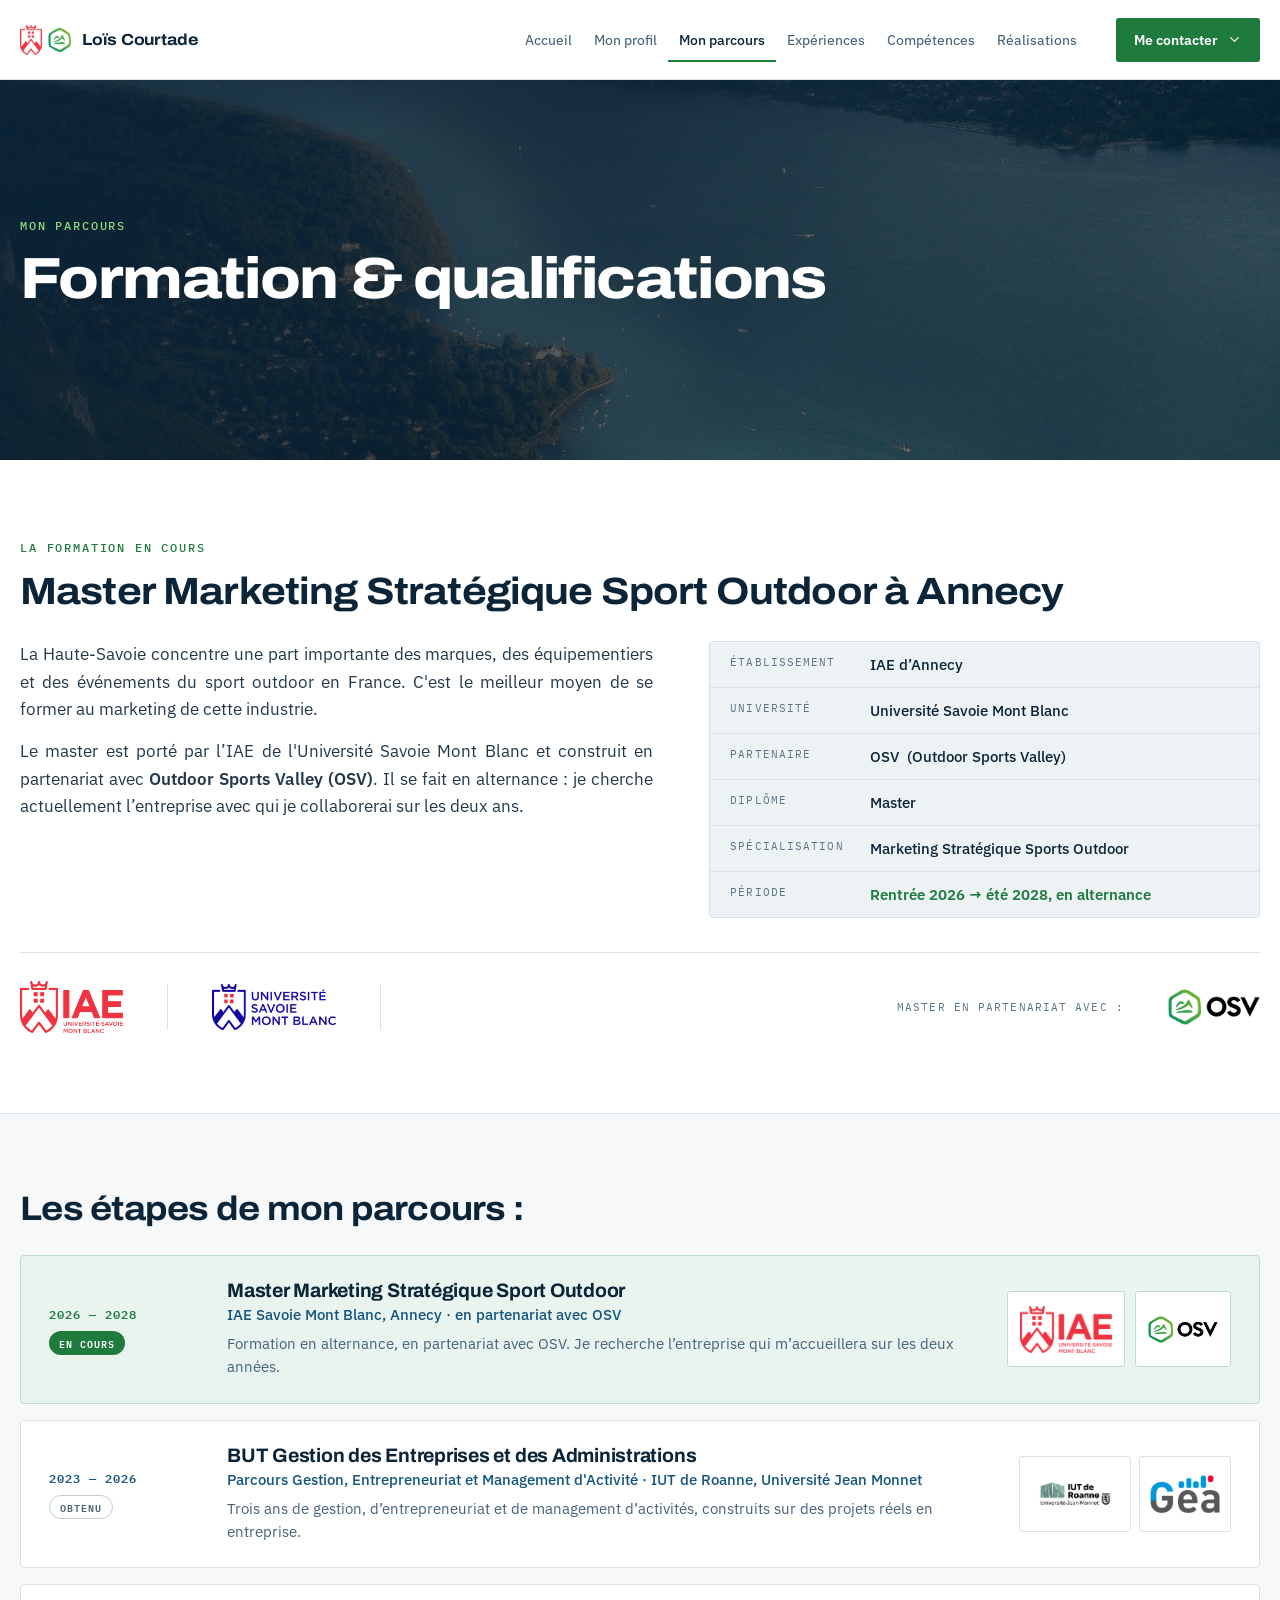
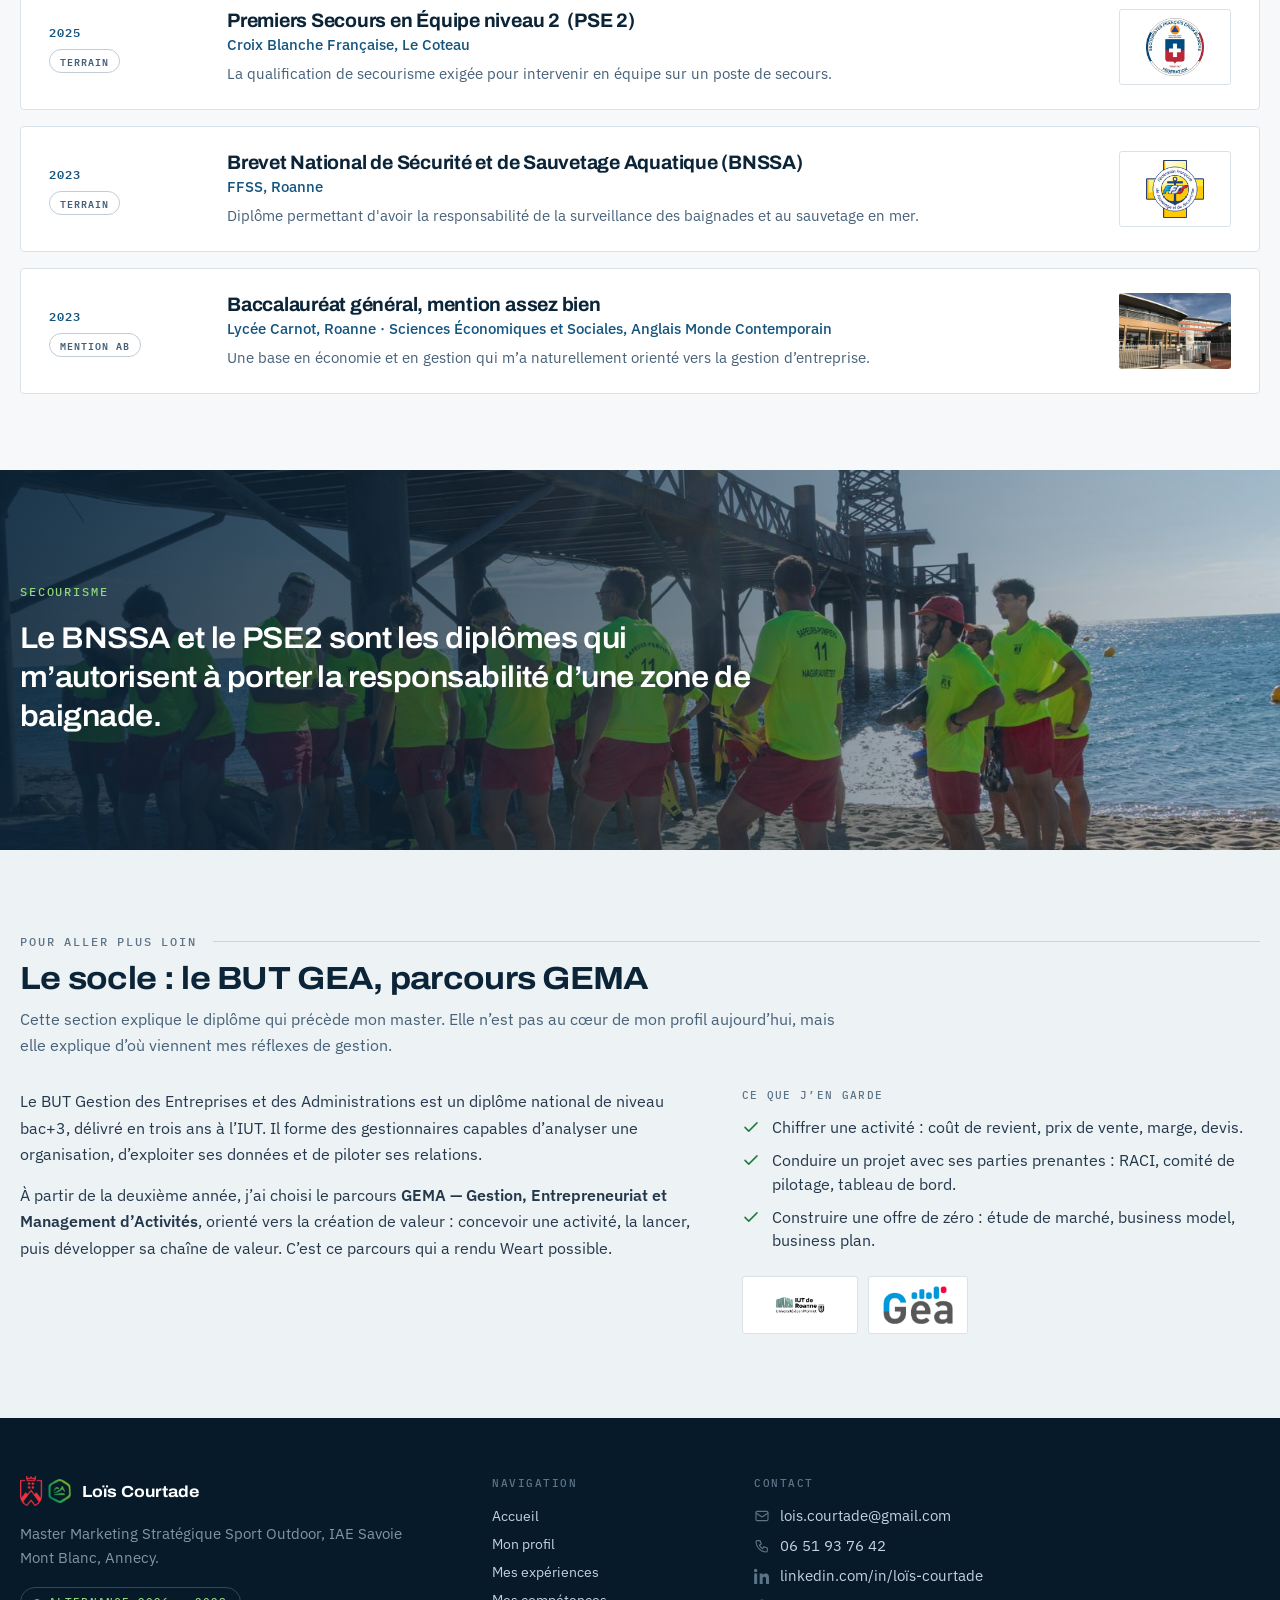
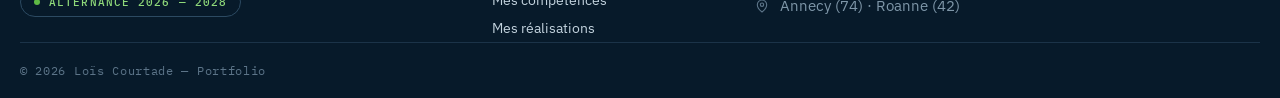
<file: parcours.html>
<!doctype html>
<html lang="fr">
<head>
<meta charset="utf-8">
<meta name="viewport" content="width=device-width, initial-scale=1">
<title>Mon parcours — Loïs Courtade</title>
<meta name="description" content="Ma formation et mes qualifications, du baccalauréat au Master 1 à l’IAE Savoie Mont Blanc.">
<meta name="author" content="Loïs Courtade">
<meta property="og:title" content="Mon parcours — Loïs Courtade">
<meta property="og:description" content="Ma formation et mes qualifications, du baccalauréat au Master 1 à l’IAE Savoie Mont Blanc.">
<meta property="og:type" content="website">
<meta property="og:locale" content="fr_FR">
<meta property="og:image" content="assets/fond-annecy-large.jpg">
<meta name="theme-color" content="#0B2438">
<link rel="icon" type="image/png" href="assets/favicon-iae.png">
<link rel="apple-touch-icon" href="assets/favicon-iae.png">
<link rel="preconnect" href="https://fonts.googleapis.com">
<link rel="preconnect" href="https://fonts.gstatic.com" crossorigin>
<link rel="stylesheet" href="https://fonts.googleapis.com/css2?family=Archivo:wght@400;500;600;700;800&amp;family=IBM+Plex+Mono:wght@400;500;600&amp;family=IBM+Plex+Sans:wght@400;450;500;600&amp;display=swap">
<link rel="stylesheet" href="style.css">
</head>
<body>
<div style="width: 100%; box-sizing: border-box; background: #F6F8FA; color: #0B2438; display: flex; flex-direction: column">

  <!-- ══ NAV ══ -->
  <header style="height: 80px; box-sizing: border-box; padding: 0 max(20px, calc((100% - 1296px) / 2)); display: flex; align-items: center; gap: 20px; background: #FFFFFF; border-bottom: 1px solid #DAE2E9">
    <a href="index.html" style="display: flex; align-items: center; gap: 11px; text-decoration: none; color: #0B2438; flex-shrink: 0">
      <img src="assets/mark-iae-osv.png" alt="IAE Savoie Mont Blanc · OSV" style="height: 30px; width: auto; object-fit: contain; display: block">
      <span style="font-family: 'Archivo', sans-serif; font-weight: 700; font-stretch: 110%; font-size: 16px; letter-spacing: -0.005em">Loïs Courtade</span>
    </a>
    
    <button class="navbtn" type="button" aria-label="Ouvrir le menu" aria-expanded="false"
            onclick="document.body.classList.toggle('navopen'); this.setAttribute('aria-expanded', document.body.classList.contains('navopen'));">
      <svg width="22" height="22" viewBox="0 0 24 24" fill="none" stroke="#0B2438" stroke-width="1.9" stroke-linecap="round" aria-hidden="true"><path d="M4 7h16M4 12h16M4 17h16"></path></svg>
    </button>
    <nav style="display: flex; align-items: center; gap: 0; margin-left: auto">
      <a href="index.html" style="display: inline-flex; align-items: center; height: 44px; padding: 0 11px; font-size: 14px; font-weight: 450; color: #46617A; text-decoration: none">Accueil</a>
      <a href="profil.html" style="display: inline-flex; align-items: center; height: 44px; padding: 0 11px; font-size: 14px; font-weight: 450; color: #46617A; text-decoration: none">Mon profil</a>
      <a href="parcours.html" style="display: inline-flex; align-items: center; height: 44px; padding: 0 11px; font-size: 14px; font-weight: 500; color: #0B2438; text-decoration: none; box-shadow: inset 0 -2px 0 #1F7A3E">Mon parcours</a>
      <a href="experiences.html" style="display: inline-flex; align-items: center; height: 44px; padding: 0 11px; font-size: 14px; font-weight: 450; color: #46617A; text-decoration: none">Expériences</a>
      <a href="competences.html" style="display: inline-flex; align-items: center; height: 44px; padding: 0 11px; font-size: 14px; font-weight: 450; color: #46617A; text-decoration: none">Compétences</a>
      <a href="realisations.html" style="display: inline-flex; align-items: center; height: 44px; padding: 0 11px; font-size: 14px; font-weight: 450; color: #46617A; text-decoration: none">Réalisations</a>
    </nav>
    <div class="ctwrap">
      <input type="checkbox" id="contact-menu" class="ctbox" aria-label="Ouvrir les options de contact">
      <label for="contact-menu" class="ctbtn">
        Me contacter
        <svg class="ctchev" width="15" height="15" viewBox="0 0 24 24" fill="none" stroke="#FFFFFF" stroke-width="2.1" stroke-linecap="round" stroke-linejoin="round" aria-hidden="true"><path d="M6 9l6 6 6-6"></path></svg>
      </label>
      <div class="ctmenu">
          <div class="ctcard">
            <a href="mailto:lois.courtade@gmail.com" target="_blank">
          <svg width="16" height="16" viewBox="0 0 24 24" fill="none" stroke="#14557F" stroke-width="1.7" stroke-linecap="round" stroke-linejoin="round" aria-hidden="true"><rect x="3" y="5" width="18" height="14" rx="2"></rect><path d="M3 7.5l9 6 9-6"></path></svg>
          Par e-mail
        </a>
        <a href="https://www.linkedin.com/in/lo%C3%AFs-courtade" target="_blank">
          <svg width="16" height="16" viewBox="0 0 24 24" fill="#14557F" aria-hidden="true"><path d="M4.98 3.5A2.5 2.5 0 110 3.51a2.5 2.5 0 014.98 0zM.25 8.25h4.5V24h-4.5zM8.5 8.25h4.3v2.15h.06c.6-1.1 2.06-2.26 4.24-2.26 4.54 0 5.38 2.92 5.38 6.71V24h-4.5v-6.96c0-1.66-.03-3.8-2.32-3.8-2.32 0-2.67 1.8-2.67 3.68V24H8.5z"></path></svg>
          Sur LinkedIn
        </a>
        </div>
      </div>
    </div>
  </header>

  <!-- ══ EN-TÊTE PHOTO ══ -->
  <section style="position: relative; min-height: 380px; overflow: hidden; background: #0B2438">
    <img src="assets/banniere-annecy-lac.jpg" alt="Le lac d’Annecy vu depuis les hauteurs" style="position: absolute; inset: 0; width: 100%; height: 100%; object-fit: cover; object-position: 50% 50%; display: block">
    <div style="position: absolute; inset: 0; background: linear-gradient(95deg, rgba(11,36,56,0.90) 0%, rgba(11,36,56,0.70) 46%, rgba(11,36,56,0.26) 100%)"></div>
    <div style="position: relative; z-index: 2; box-sizing: border-box; min-height: 380px; padding: 56px max(20px, calc((100% - 1296px) / 2)); display: flex; flex-direction: column; justify-content: center">
      <div style="font-family: 'IBM Plex Mono', monospace; font-size: 11.5px; font-weight: 500; letter-spacing: 0.16em; text-transform: uppercase; color: #8FD97A">Mon parcours</div>
      <h1 style="margin: 16px 0 14px; font-family: 'Archivo', sans-serif; font-weight: 800; font-stretch: 112%; font-size: 58px; line-height: 1.02; letter-spacing: -0.028em; color: #FFFFFF">Formation &amp; qualifications</h1>
      </div>
  </section>

  <!-- ══ FORMATION EN COURS ══ -->
  <section style="box-sizing: border-box; background: #FFFFFF; border-bottom: 1px solid #DAE2E9; padding: 80px max(20px, calc((100% - 1296px) / 2))">
    <div style="font-family: 'IBM Plex Mono', monospace; font-size: 11.5px; font-weight: 500; letter-spacing: 0.16em; text-transform: uppercase; color: #1F7A3E">La formation en cours</div>
    <h2 style="margin: 16px 0 28px; font-family: 'Archivo', sans-serif; font-weight: 700; font-stretch: 110%; font-size: 38px; line-height: 1.1; letter-spacing: -0.022em; color: #0B2438">Master Marketing Stratégique Sport Outdoor à Annecy</h2>
    <div class="g2b" style="display: grid; grid-template-columns: 1.15fr 1fr; gap: 56px">
      <div>
        <p style="margin: 0 0 14px; font-size: 16.5px; line-height: 1.68; color: #24384C; text-align: justify">La Haute-Savoie concentre une part importante des marques, des équipementiers et des événements du sport outdoor en France. C'est le meilleur moyen de se former au marketing de cette industrie.</p>
        <p style="margin: 0; font-size: 16.5px; line-height: 1.68; color: #24384C; text-align: justify">Le master est porté par l’IAE de l'Université Savoie Mont Blanc et construit en partenariat avec <strong style="font-weight: 600">Outdoor Sports Valley (OSV)</strong>. Il se fait en alternance : je cherche actuellement l’entreprise avec qui je collaborerai sur les deux ans.</p>
      </div>
      <div style="display: flex; flex-direction: column; gap: 1px; background: #DAE2E9; border: 1px solid #DAE2E9; border-radius: 4px; overflow: hidden">
        <div style="display: flex; background: #EDF2F5; padding: 13px 20px"><span style="width: 140px; flex-shrink: 0; font-family: &quot;IBM Plex Mono&quot;, monospace; font-size: 11px; letter-spacing: 0.1em; text-transform: uppercase; color: rgb(92, 116, 136)">Établissement</span>
          <span style="font-size: 14.5px; font-weight: 500; color: rgb(11, 36, 56)">IAE d’Annecy</span>
        </div>
        <div style="display: flex; background: #EDF2F5; padding: 13px 20px">
          <span style="width: 140px; flex-shrink: 0; font-family: 'IBM Plex Mono', monospace; font-size: 11px; letter-spacing: 0.1em; text-transform: uppercase; color: #5C7488">Université</span>
          <span style="font-size: 14.5px; font-weight: 500; color: #0B2438">Université Savoie Mont Blanc</span>
        </div>
        <div style="display: flex; background: #EDF2F5; padding: 13px 20px"><span style="width: 140px; flex-shrink: 0; font-family: &quot;IBM Plex Mono&quot;, monospace; font-size: 11px; letter-spacing: 0.1em; text-transform: uppercase; color: rgb(92, 116, 136)">Partenaire</span>
          <span style="font-size: 14.5px; font-weight: 500; color: rgb(11, 36, 56)">OSV&nbsp; (Outdoor Sports Valley)</span>
        </div>
        <div style="display: flex; background: #EDF2F5; padding: 13px 20px"><span style="width: 140px; flex-shrink: 0; font-family: &quot;IBM Plex Mono&quot;, monospace; font-size: 11px; letter-spacing: 0.1em; text-transform: uppercase; color: rgb(92, 116, 136)">Diplôme</span>
          <span style="font-size: 14.5px; font-weight: 500; color: rgb(11, 36, 56)">Master</span>
        </div>
        <div style="display: flex; background: #EDF2F5; padding: 13px 20px"><span style="width: 140px; flex-shrink: 0; font-family: &quot;IBM Plex Mono&quot;, monospace; font-size: 11px; letter-spacing: 0.1em; text-transform: uppercase; color: rgb(92, 116, 136)">Spécialisation</span>
          <span style="font-size: 14.5px; font-weight: 500; color: rgb(11, 36, 56)">Marketing Stratégique Sports Outdoor</span>
        </div>
        <div style="display: flex; background: #EDF2F5; padding: 13px 20px">
          <span style="width: 140px; flex-shrink: 0; font-family: 'IBM Plex Mono', monospace; font-size: 11px; letter-spacing: 0.1em; text-transform: uppercase; color: #5C7488">Période</span>
          <span style="font-size: 14.5px; font-weight: 600; color: #1F7A3E">Rentrée 2026 → été 2028, en alternance</span>
        </div>
      </div>
    </div>
    <div class="row" style="display: flex; align-items: center; gap: 44px; margin-top: 34px; padding-top: 28px; border-top: 1px solid #DAE2E9">
      <img src="assets/logo-iae-annecy.png" alt="IAE Savoie Mont Blanc" style="height: 52px; width: auto; object-fit: contain; display: block">
      <span style="width: 1px; height: 46px; background: #DAE2E9; display: block"></span>
      <img src="assets/logo-usmb.png" alt="Université Savoie Mont Blanc" style="height: 46px; width: auto; object-fit: contain; display: block">
      <span style="width: 1px; height: 46px; background: #DAE2E9; display: block"></span>
      
      <span style="margin-left: auto; font-family: 'IBM Plex Mono', monospace; font-size: 11px; letter-spacing: 0.1em; text-transform: uppercase; color: #5C7488">MASTER EN PARTENARIAT AVEC :</span><img src="assets/logo-osv.png" alt="OSV — Outdoor Sports Valley" style="height: 36px; width: auto; object-fit: contain; display: block">
    </div>
  </section>

  <!-- ══ LES ÉTAPES ══ -->
  <section style="box-sizing: border-box; background: #F6F8FA; padding: 76px max(20px, calc((100% - 1296px) / 2))">
    <h2 style="margin: 0 0 28px; font-family: 'Archivo', sans-serif; font-weight: 700; font-stretch: 110%; font-size: 34px; line-height: 1.1; letter-spacing: -0.022em; color: #0B2438">Les étapes de mon parcours :</h2>
    <div style="display: flex; flex-direction: column; gap: 16px">

      <article class="row" style="box-sizing: border-box; padding: 24px 28px; background: #EAF4EE; border: 1px solid #BEDCC9; border-radius: 4px; display: flex; align-items: center; gap: 28px">
        <div style="width: 150px; flex-shrink: 0">
          <div style="font-family: 'IBM Plex Mono', monospace; font-size: 12px; font-weight: 600; letter-spacing: 0.08em; color: #1F7A3E">2026 — 2028</div>
          <div style="margin-top: 7px; display: inline-flex; align-items: center; height: 24px; padding: 0 10px; background: #1F7A3E; border-radius: 999px; font-family: 'IBM Plex Mono', monospace; font-size: 10px; font-weight: 600; letter-spacing: 0.1em; text-transform: uppercase; color: #FFFFFF">En cours</div>
        </div>
        <div style="flex-grow: 1">
          <h3 style="margin: 0 0 4px; font-family: 'Archivo', sans-serif; font-weight: 700; font-size: 19.5px; letter-spacing: -0.012em; color: #0B2438">Master Marketing Stratégique Sport Outdoor</h3>
          <div style="font-size: 14.5px; font-weight: 500; color: #14557F">IAE Savoie Mont Blanc, Annecy · en partenariat avec OSV</div>
          <p style="margin: 8px 0 0; font-size: 15px; line-height: 1.55; color: #46617A">Formation en alternance, en partenariat avec OSV. Je recherche l’entreprise qui m’accueillera sur les deux années.</p>
        </div>
        <div style="flex-shrink: 0; display: flex; align-items: center; gap: 10px">
          <div style="width: 118px; height: 76px; background: #FFFFFF; border: 1px solid #BEDCC9; border-radius: 3px; display: flex; align-items: center; justify-content: center; padding: 12px; box-sizing: border-box">
            <img src="assets/logo-iae-annecy.png" alt="IAE Savoie Mont Blanc" style="max-width: 100%; max-height: 100%; object-fit: contain">
          </div>
          <div style="width: 96px; height: 76px; background: #FFFFFF; border: 1px solid #BEDCC9; border-radius: 3px; display: flex; align-items: center; justify-content: center; padding: 12px; box-sizing: border-box">
            <img src="assets/logo-osv.png" alt="OSV — Outdoor Sports Valley" style="max-width: 100%; max-height: 100%; object-fit: contain">
          </div>
        </div>
      </article>

      <article class="row" style="box-sizing: border-box; padding: 24px 28px; background: #FFFFFF; border: 1px solid #DAE2E9; border-radius: 4px; display: flex; align-items: center; gap: 28px">
        <div style="width: 150px; flex-shrink: 0">
          <div style="font-family: 'IBM Plex Mono', monospace; font-size: 12px; font-weight: 600; letter-spacing: 0.08em; color: #14557F">2023 — 2026</div>
          <div style="margin-top: 7px; display: inline-flex; align-items: center; height: 24px; padding: 0 10px; border: 1px solid #C0CCD6; border-radius: 999px; font-family: 'IBM Plex Mono', monospace; font-size: 10px; font-weight: 600; letter-spacing: 0.1em; text-transform: uppercase; color: #46617A">Obtenu</div>
        </div>
        <div style="flex-grow: 1">
          <h3 style="margin: 0 0 4px; font-family: 'Archivo', sans-serif; font-weight: 700; font-size: 19.5px; letter-spacing: -0.012em; color: #0B2438">BUT Gestion des Entreprises et des Administrations</h3>
          <div style="font-size: 14.5px; font-weight: 500; color: #14557F">Parcours Gestion, Entrepreneuriat et Management d'Activité · IUT de Roanne, Université Jean Monnet</div>
          <p style="margin: 8px 0 0; font-size: 15px; line-height: 1.55; color: #46617A">Trois ans de gestion, d’entrepreneuriat et de management d’activités, construits sur des projets réels en entreprise.</p>
        </div>
        <div style="display: flex; gap: 8px; flex-shrink: 0">
          <div style="width: 112px; height: 76px; background: #FFFFFF; border: 1px solid #DAE2E9; border-radius: 3px; display: flex; align-items: center; justify-content: center; padding: 11px; box-sizing: border-box">
            <img src="assets/logo-iut-roanne.png" alt="IUT de Roanne" style="max-width: 100%; max-height: 100%; object-fit: contain">
          </div>
          <div style="width: 92px; height: 76px; background: #FFFFFF; border: 1px solid #DAE2E9; border-radius: 3px; display: flex; align-items: center; justify-content: center; padding: 10px; box-sizing: border-box">
            <img src="assets/logo-gea.png" alt="BUT GEA" style="max-width: 100%; max-height: 100%; object-fit: contain">
          </div>
        </div>
      </article>

      <article class="row" style="box-sizing: border-box; padding: 24px 28px; background: #FFFFFF; border: 1px solid #DAE2E9; border-radius: 4px; display: flex; align-items: center; gap: 28px">
        <div style="width: 150px; flex-shrink: 0">
          <div style="font-family: 'IBM Plex Mono', monospace; font-size: 12px; font-weight: 600; letter-spacing: 0.08em; color: #14557F">2025</div>
          <div style="margin-top: 7px; display: inline-flex; align-items: center; height: 24px; padding: 0 10px; border: 1px solid #C0CCD6; border-radius: 999px; font-family: 'IBM Plex Mono', monospace; font-size: 10px; font-weight: 600; letter-spacing: 0.1em; text-transform: uppercase; color: #46617A">Terrain</div>
        </div>
        <div style="flex-grow: 1">
          <h3 style="margin: 0 0 4px; font-family: 'Archivo', sans-serif; font-weight: 700; font-size: 19.5px; letter-spacing: -0.012em; color: #0B2438">Premiers Secours en Équipe niveau 2&nbsp; (PSE 2)</h3>
          <div style="font-size: 14.5px; font-weight: 500; color: #14557F">Croix Blanche Française, Le Coteau</div>
          <p style="margin: 8px 0 0; font-size: 15px; line-height: 1.55; color: #46617A">La qualification de secourisme exigée pour intervenir en équipe sur un poste de secours.</p>
        </div>
        <div style="width: 112px; height: 76px; flex-shrink: 0; background: #FFFFFF; border: 1px solid #DAE2E9; border-radius: 3px; display: flex; align-items: center; justify-content: center; padding: 8px; box-sizing: border-box">
          <img src="assets/logo-croix-blanche.png" alt="Croix Blanche Française" style="max-width: 100%; max-height: 100%; object-fit: contain">
        </div>
      </article>

      <article class="row" style="box-sizing: border-box; padding: 24px 28px; background: #FFFFFF; border: 1px solid #DAE2E9; border-radius: 4px; display: flex; align-items: center; gap: 28px">
        <div style="width: 150px; flex-shrink: 0">
          <div style="font-family: 'IBM Plex Mono', monospace; font-size: 12px; font-weight: 600; letter-spacing: 0.08em; color: #14557F">2023</div>
          <div style="margin-top: 7px; display: inline-flex; align-items: center; height: 24px; padding: 0 10px; border: 1px solid #C0CCD6; border-radius: 999px; font-family: 'IBM Plex Mono', monospace; font-size: 10px; font-weight: 600; letter-spacing: 0.1em; text-transform: uppercase; color: #46617A">Terrain</div>
        </div>
        <div style="flex-grow: 1">
          <h3 style="margin: 0 0 4px; font-family: 'Archivo', sans-serif; font-weight: 700; font-size: 19.5px; letter-spacing: -0.012em; color: #0B2438">Brevet National de Sécurité et de Sauvetage Aquatique (BNSSA)</h3>
          <div style="font-size: 14.5px; font-weight: 500; color: #14557F">FFSS, Roanne</div>
          <p style="margin: 8px 0 0; font-size: 15px; line-height: 1.55; color: #46617A">Diplôme permettant d'avoir la responsabilité de la surveillance des baignades et au sauvetage en mer.</p>
        </div>
        <div style="width: 112px; height: 76px; flex-shrink: 0; background: #FFFFFF; border: 1px solid #DAE2E9; border-radius: 3px; display: flex; align-items: center; justify-content: center; padding: 8px; box-sizing: border-box">
          <img src="assets/logo-bnssa.png" alt="BNSSA" style="max-width: 100%; max-height: 100%; object-fit: contain">
        </div>
      </article>

      <article class="row" style="box-sizing: border-box; padding: 24px 28px; background: #FFFFFF; border: 1px solid #DAE2E9; border-radius: 4px; display: flex; align-items: center; gap: 28px">
        <div style="width: 150px; flex-shrink: 0">
          <div style="font-family: 'IBM Plex Mono', monospace; font-size: 12px; font-weight: 600; letter-spacing: 0.08em; color: #14557F">2023</div>
          <div style="margin-top: 7px; display: inline-flex; align-items: center; height: 24px; padding: 0 10px; border: 1px solid #C0CCD6; border-radius: 999px; font-family: 'IBM Plex Mono', monospace; font-size: 10px; font-weight: 600; letter-spacing: 0.1em; text-transform: uppercase; color: #46617A">Mention AB</div>
        </div>
        <div style="flex-grow: 1">
          <h3 style="margin: 0 0 4px; font-family: 'Archivo', sans-serif; font-weight: 700; font-size: 19.5px; letter-spacing: -0.012em; color: #0B2438">Baccalauréat général, mention assez bien</h3>
          <div style="font-size: 14.5px; font-weight: 500; color: #14557F">Lycée Carnot, Roanne · Sciences Économiques et Sociales, Anglais Monde Contemporain</div>
          <p style="margin: 8px 0 0; font-size: 15px; line-height: 1.55; color: #46617A">Une base en économie et en gestion qui m’a naturellement orienté vers la gestion d’entreprise.</p>
        </div>
        <div style="width: 112px; height: 76px; flex-shrink: 0; border-radius: 3px; overflow: hidden">
          <img src="assets/lycee-carnot.jpg" alt="Lycée Carnot, Roanne" style="width: 100%; height: 100%; object-fit: cover; display: block">
        </div>
      </article>

    </div>
  </section>

  <!-- ══ BANDEAU PHOTO ══ -->
  <section style="position: relative; min-height: 380px; overflow: hidden; background: #0B2438">
    <img src="assets/semaphore-leucate.jpg" alt="Le sémaphore de Leucate surplombant la Méditerranée" style="position: absolute; inset: 0; width: 100%; height: 100%; object-fit: cover; display: block">
    <div style="position: absolute; inset: 0; background: linear-gradient(90deg, rgba(11,36,56,0.88) 0%, rgba(11,36,56,0.60) 48%, rgba(11,36,56,0.18) 100%)"></div>
    <div style="position: relative; z-index: 2; box-sizing: border-box; min-height: 380px; padding: 56px max(20px, calc((100% - 1296px) / 2)); display: flex; flex-direction: column; justify-content: center; max-width: calc(780px + 2 * max(20px, calc((100% - 1296px) / 2)))">
      <div style="font-family: 'IBM Plex Mono', monospace; font-size: 11.5px; font-weight: 500; letter-spacing: 0.16em; text-transform: uppercase; color: #8FD97A">SECOURISME</div>
      <p style="margin: 20px 0 0; font-family: 'Archivo', sans-serif; font-weight: 600; font-stretch: 106%; font-size: 30px; line-height: 1.3; letter-spacing: -0.018em; color: #FFFFFF">Le BNSSA et le PSE2 sont les diplômes qui m’autorisent à porter la responsabilité d’une zone de baignade.</p>
    </div>
  </section>

  <!-- ══ LE SOCLE : BUT GEA ══ -->
  <section style="box-sizing: border-box; background: #EDF2F5; padding: 84px max(20px, calc((100% - 1296px) / 2))">
    <div style="display: flex; align-items: center; gap: 16px; margin-bottom: 8px">
      <span style="font-family: 'IBM Plex Mono', monospace; font-size: 11.5px; font-weight: 500; letter-spacing: 0.16em; text-transform: uppercase; color: #5C7488">Pour aller plus loin</span>
      <span style="flex-grow: 1; height: 1px; background: #C9D5DE; display: block"></span>
    </div>
    <h2 style="margin: 12px 0 10px; font-family: 'Archivo', sans-serif; font-weight: 700; font-stretch: 110%; font-size: 32px; line-height: 1.12; letter-spacing: -0.022em; color: #0B2438">Le socle : le BUT GEA, parcours GEMA</h2>
    <p style="margin: 0 0 30px; max-width: 840px; font-size: 16px; line-height: 1.6; color: #46617A">Cette section explique le diplôme qui précède mon master. Elle n’est pas au cœur de mon profil aujourd’hui, mais elle explique d’où viennent mes réflexes de gestion.</p>

    <div class="g2b" style="display: grid; grid-template-columns: 1.3fr 1fr; gap: 48px">
      <div>
        <p style="margin: 0 0 14px; font-size: 16px; line-height: 1.66; color: #24384C">Le BUT Gestion des Entreprises et des Administrations est un diplôme national de niveau bac+3, délivré en trois ans à l’IUT. Il forme des gestionnaires capables d’analyser une organisation, d’exploiter ses données et de piloter ses relations.</p>
        <p style="margin: 0; font-size: 16px; line-height: 1.66; color: #24384C">À partir de la deuxième année, j’ai choisi le parcours <strong style="font-weight: 600">GEMA — Gestion, Entrepreneuriat et Management d’Activités</strong>, orienté vers la création de valeur : concevoir une activité, la lancer, puis développer sa chaîne de valeur. C’est ce parcours qui a rendu Weart possible.</p>
      </div>
      <div>
        <div style="font-family: 'IBM Plex Mono', monospace; font-size: 11px; font-weight: 500; letter-spacing: 0.12em; text-transform: uppercase; color: #5C7488; margin-bottom: 14px">Ce que j’en garde</div>
        <div style="display: flex; flex-direction: column; gap: 10px">
          <div style="display: flex; gap: 12px; align-items: flex-start">
            <svg width="18" height="18" viewBox="0 0 24 24" fill="none" stroke="#1F7A3E" stroke-width="2" stroke-linecap="round" stroke-linejoin="round" style="flex-shrink: 0; margin-top: 2px" aria-hidden="true"><path d="M4 12.5l5 5 11-11"></path></svg>
            <span style="font-size: 15.5px; line-height: 1.5; color: #24384C">Chiffrer une activité : coût de revient, prix de vente, marge, devis.</span>
          </div>
          <div style="display: flex; gap: 12px; align-items: flex-start">
            <svg width="18" height="18" viewBox="0 0 24 24" fill="none" stroke="#1F7A3E" stroke-width="2" stroke-linecap="round" stroke-linejoin="round" style="flex-shrink: 0; margin-top: 2px" aria-hidden="true"><path d="M4 12.5l5 5 11-11"></path></svg>
            <span style="font-size: 15.5px; line-height: 1.5; color: #24384C">Conduire un projet avec ses parties prenantes : RACI, comité de pilotage, tableau de bord.</span>
          </div>
          <div style="display: flex; gap: 12px; align-items: flex-start">
            <svg width="18" height="18" viewBox="0 0 24 24" fill="none" stroke="#1F7A3E" stroke-width="2" stroke-linecap="round" stroke-linejoin="round" style="flex-shrink: 0; margin-top: 2px" aria-hidden="true"><path d="M4 12.5l5 5 11-11"></path></svg>
            <span style="font-size: 15.5px; line-height: 1.5; color: #24384C">Construire une offre de zéro : étude de marché, business model, business plan.</span>
          </div>
        </div>
        <div style="display: flex; gap: 10px; margin-top: 24px">
          <div style="width: 116px; height: 58px; background: #FFFFFF; border: 1px solid #DAE2E9; border-radius: 3px; display: flex; align-items: center; justify-content: center; padding: 10px; box-sizing: border-box">
            <img src="assets/logo-iut-roanne.png" alt="IUT de Roanne" style="max-width: 100%; max-height: 100%; object-fit: contain">
          </div>
          <div style="width: 100px; height: 58px; background: #FFFFFF; border: 1px solid #DAE2E9; border-radius: 3px; display: flex; align-items: center; justify-content: center; padding: 9px; box-sizing: border-box">
            <img src="assets/logo-gea.png" alt="BUT GEA" style="max-width: 100%; max-height: 100%; object-fit: contain">
          </div>
        </div>
      </div>
    </div>
  </section>

  <!-- ══ FOOTER ══ -->
  <footer style="box-sizing: border-box; background: #071A2A; padding: 58px max(20px, calc((100% - 1296px) / 2)) 0; display: flex; flex-direction: column">
    <div class="row" style="display: flex; gap: 72px; flex-grow: 1">
      <div class="col" style="width: 400px">
        <div style="display: flex; align-items: center; gap: 11px">
          <img src="assets/mark-iae-osv.png" alt="IAE Savoie Mont Blanc · OSV" style="height: 30px; width: auto; object-fit: contain; display: block">
          <span style="font-family: 'Archivo', sans-serif; font-weight: 700; font-stretch: 110%; font-size: 16px; color: #FFFFFF">Loïs Courtade</span>
        </div>
        <p style="margin: 16px 0 0; font-size: 14.5px; line-height: 1.6; color: #7E96A8">Master Marketing Stratégique Sport Outdoor, IAE Savoie Mont Blanc, Annecy.</p>
        <div style="display: inline-flex; align-items: center; gap: 9px; margin-top: 18px; height: 30px; padding: 0 13px; border: 1px solid #2C4A62; border-radius: 999px; font-family: 'IBM Plex Mono', monospace; font-size: 11px; font-weight: 500; letter-spacing: 0.1em; text-transform: uppercase; color: #8FD97A">
          <span style="width: 6px; height: 6px; border-radius: 50%; background: #5FB945; display: block"></span>
          Alternance 2026 — 2028
        </div>
      </div>
      <div class="col" style="width: 190px">
        <div style="font-family: 'IBM Plex Mono', monospace; font-size: 11px; font-weight: 500; letter-spacing: 0.14em; text-transform: uppercase; color: #5C7488">Navigation</div>
        <div style="display: flex; flex-direction: column; gap: 2px; margin-top: 14px">
          <a href="index.html" style="font-size: 14px; color: #C3D3DE; text-decoration: none; line-height: 1.85">Accueil</a>
          <a href="profil.html" style="font-size: 14px; color: #C3D3DE; text-decoration: none; line-height: 1.85">Mon profil</a>
          <a href="experiences.html" style="font-size: 14px; color: #C3D3DE; text-decoration: none; line-height: 1.85">Mes expériences</a>
          <a href="competences.html" style="font-size: 14px; color: #C3D3DE; text-decoration: none; line-height: 1.85">Mes compétences</a>
          <a href="realisations.html" style="font-size: 14px; color: #C3D3DE; text-decoration: none; line-height: 1.85">Mes réalisations</a>
        </div>
      </div>
      <div style="flex-grow: 1">
        <div style="font-family: 'IBM Plex Mono', monospace; font-size: 11px; font-weight: 500; letter-spacing: 0.14em; text-transform: uppercase; color: #5C7488">Contact</div>
        <div style="display: flex; flex-direction: column; gap: 11px; margin-top: 16px">
          <a href="mailto:lois.courtade@gmail.com" target="_blank" style="display: flex; align-items: center; gap: 10px; font-size: 14.5px; color: #C3D3DE; text-decoration: none">
            <svg width="16" height="16" viewBox="0 0 24 24" fill="none" stroke="#5C7488" stroke-width="1.7" stroke-linecap="round" stroke-linejoin="round" aria-hidden="true"><rect x="3" y="5" width="18" height="14" rx="2"></rect><path d="M3 7.5l9 6 9-6"></path></svg>
            lois.courtade@gmail.com
          </a>
          <a href="tel:+33651937642" target="_blank" style="display: flex; align-items: center; gap: 10px; font-size: 14.5px; color: #C3D3DE; text-decoration: none">
            <svg width="16" height="16" viewBox="0 0 24 24" fill="none" stroke="#5C7488" stroke-width="1.7" stroke-linecap="round" stroke-linejoin="round" aria-hidden="true"><path d="M5 4h4l2 5-3 2a12 12 0 005 5l2-3 5 2v4a2 2 0 01-2 2A16 16 0 013 6a2 2 0 012-2z"></path></svg>
            06 51 93 76 42
          </a>
          <a href="https://www.linkedin.com/in/lo%C3%AFs-courtade" target="_blank" style="display: flex; align-items: center; gap: 10px; font-size: 14.5px; color: #C3D3DE; text-decoration: none">
            <svg width="16" height="16" viewBox="0 0 24 24" fill="#5C7488" aria-hidden="true"><path d="M4.98 3.5A2.5 2.5 0 110 3.51a2.5 2.5 0 014.98 0zM.25 8.25h4.5V24h-4.5zM8.5 8.25h4.3v2.15h.06c.6-1.1 2.06-2.26 4.24-2.26 4.54 0 5.38 2.92 5.38 6.71V24h-4.5v-6.96c0-1.66-.03-3.8-2.32-3.8-2.32 0-2.67 1.8-2.67 3.68V24H8.5z"></path></svg>
            linkedin.com/in/loïs-courtade
          </a>
          <div style="display: flex; align-items: center; gap: 10px; font-size: 14.5px; color: #7E96A8">
            <svg width="16" height="16" viewBox="0 0 24 24" fill="none" stroke="#5C7488" stroke-width="1.7" stroke-linecap="round" stroke-linejoin="round" aria-hidden="true"><path d="M12 21s7-5.5 7-11a7 7 0 10-14 0c0 5.5 7 11 7 11z"></path><circle cx="12" cy="10" r="2.5"></circle></svg>
            Annecy (74) · Roanne (42)
          </div>
        </div>
      </div>
    </div>
    <div style="min-height: 56px; padding: 14px 0; border-top: 1px solid #1B3348; display: flex; align-items: center; justify-content: space-between; flex-wrap: wrap; gap: 8px"><span style="font-family: &quot;IBM Plex Mono&quot;, monospace; font-size: 11.5px; letter-spacing: 0.06em; color: rgb(92, 116, 136)">© 2026 Loïs Courtade — Portfolio</span>
      <span style="font-family: &quot;IBM Plex Mono&quot;, monospace; font-size: 11.5px; letter-spacing: 0.06em; color: rgb(92, 116, 136)"><br></span>
    </div>
  </footer>

</div>
</body>
</html>
</file>
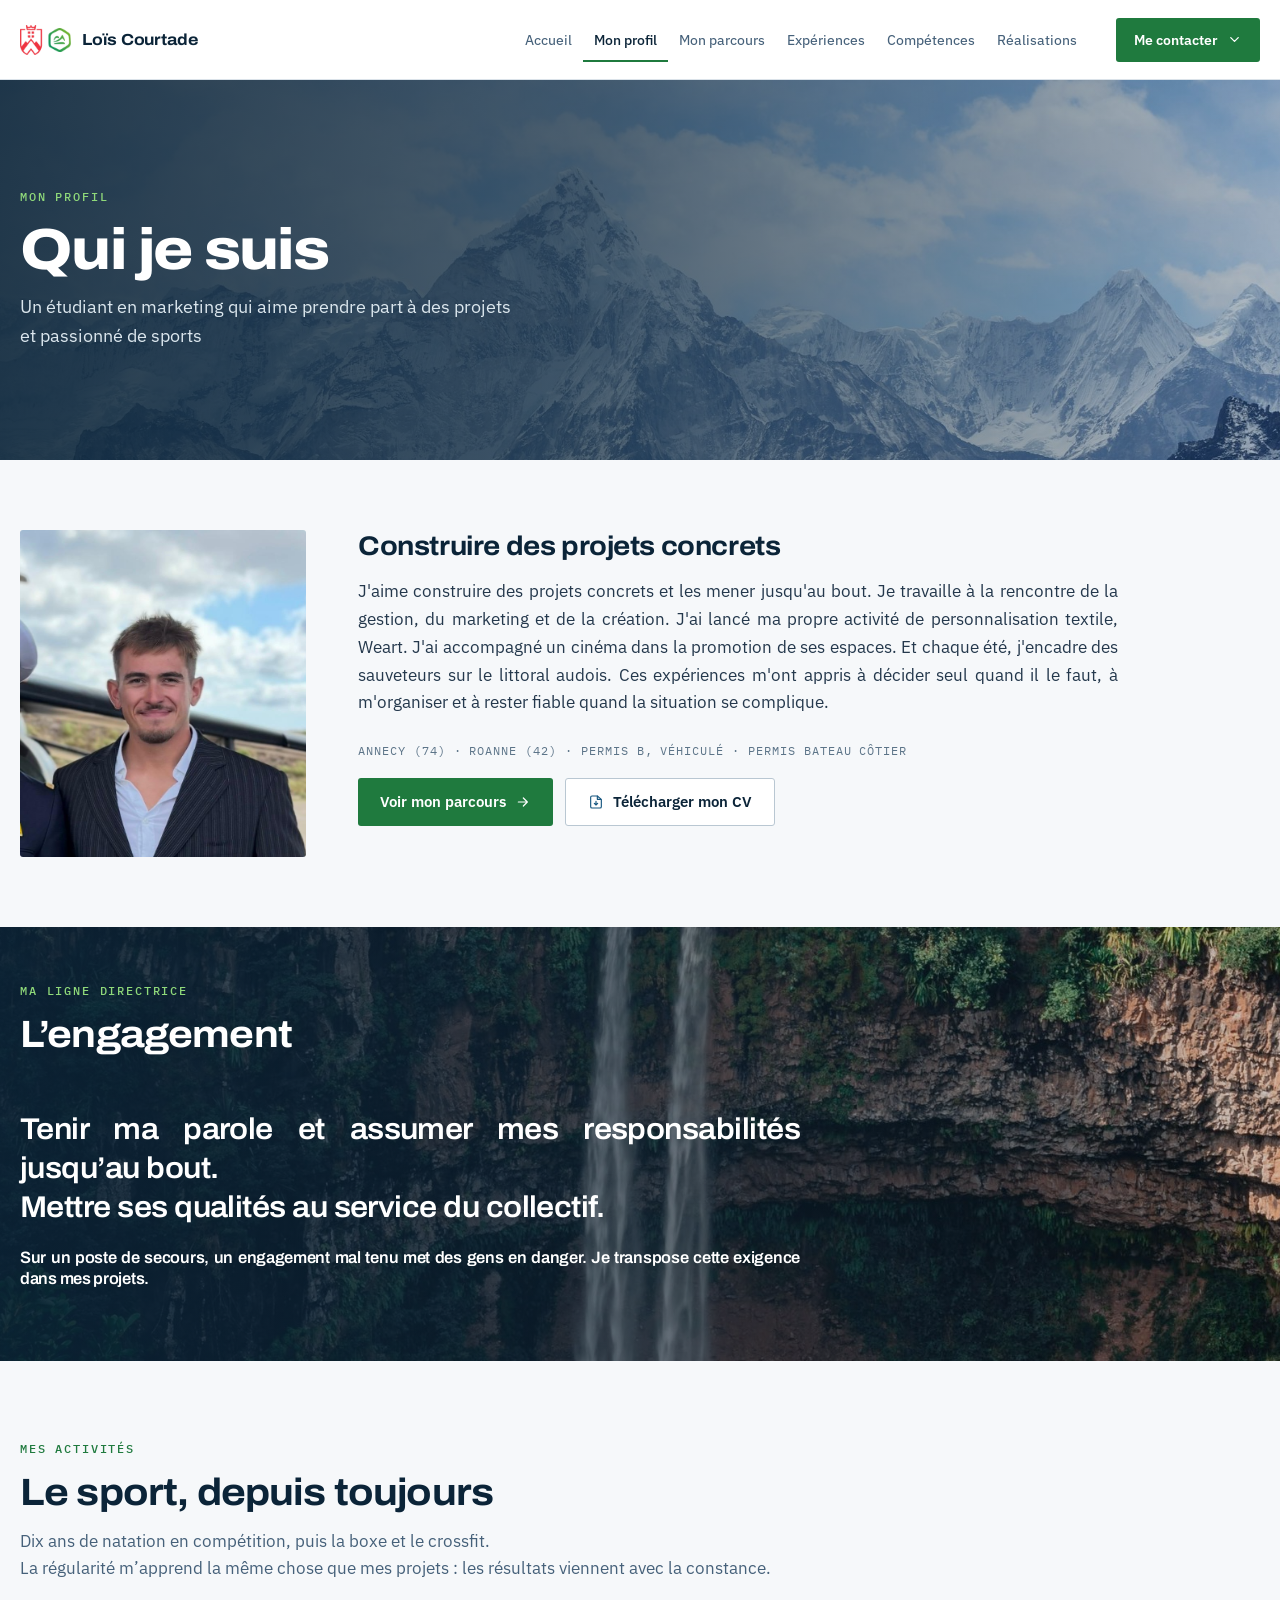
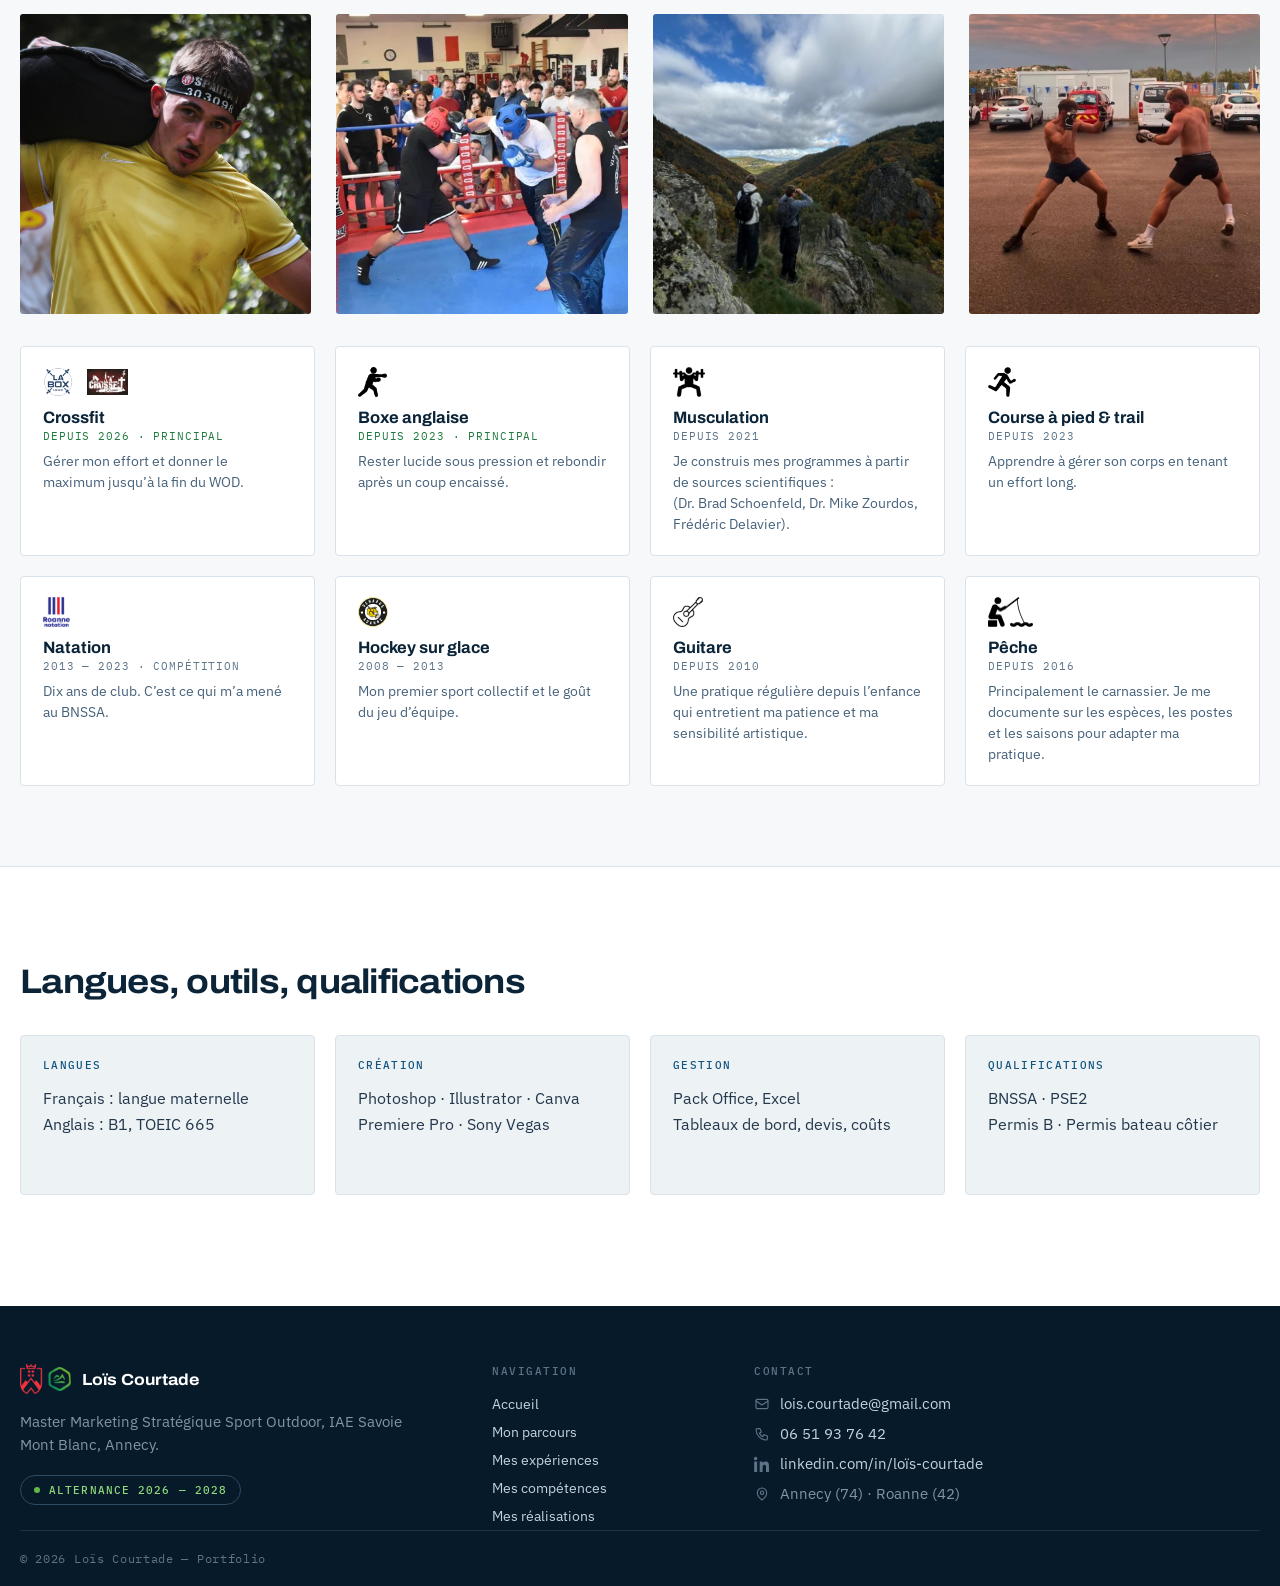
<file: profil.html>
<!doctype html>
<html lang="fr">
<head>
<meta charset="utf-8">
<meta name="viewport" content="width=device-width, initial-scale=1">
<title>Mon profil — Loïs Courtade</title>
<meta name="description" content="Qui je suis : l’engagement comme ligne directrice, le sport depuis toujours, mes activités et mon savoir-être.">
<meta name="author" content="Loïs Courtade">
<meta property="og:title" content="Mon profil — Loïs Courtade">
<meta property="og:description" content="Qui je suis : l’engagement comme ligne directrice, le sport depuis toujours, mes activités et mon savoir-être.">
<meta property="og:type" content="website">
<meta property="og:locale" content="fr_FR">
<meta property="og:image" content="assets/fond-annecy-large.jpg">
<meta name="theme-color" content="#0B2438">
<link rel="icon" type="image/png" href="assets/favicon-iae.png">
<link rel="apple-touch-icon" href="assets/favicon-iae.png">
<link rel="preconnect" href="https://fonts.googleapis.com">
<link rel="preconnect" href="https://fonts.gstatic.com" crossorigin>
<link rel="stylesheet" href="https://fonts.googleapis.com/css2?family=Archivo:wght@400;500;600;700;800&amp;family=IBM+Plex+Mono:wght@400;500;600&amp;family=IBM+Plex+Sans:wght@400;450;500;600&amp;display=swap">
<link rel="stylesheet" href="style.css">
</head>
<body>
<div style="width: 100%; box-sizing: border-box; background: #F6F8FA; color: #0B2438; display: flex; flex-direction: column">

  <!-- ══ NAV ══ -->
  <header style="height: 80px; box-sizing: border-box; padding: 0 max(20px, calc((100% - 1296px) / 2)); display: flex; align-items: center; gap: 20px; background: #FFFFFF; border-bottom: 1px solid #DAE2E9">
    <a href="index.html" style="display: flex; align-items: center; gap: 11px; text-decoration: none; color: #0B2438; flex-shrink: 0">
      <img src="assets/mark-iae-osv.png" alt="IAE Savoie Mont Blanc · OSV" style="height: 30px; width: auto; object-fit: contain; display: block">
      <span style="font-family: 'Archivo', sans-serif; font-weight: 700; font-stretch: 110%; font-size: 16px; letter-spacing: -0.005em">Loïs Courtade</span>
    </a>
    
    <button class="navbtn" type="button" aria-label="Ouvrir le menu" aria-expanded="false"
            onclick="document.body.classList.toggle('navopen'); this.setAttribute('aria-expanded', document.body.classList.contains('navopen'));">
      <svg width="22" height="22" viewBox="0 0 24 24" fill="none" stroke="#0B2438" stroke-width="1.9" stroke-linecap="round" aria-hidden="true"><path d="M4 7h16M4 12h16M4 17h16"></path></svg>
    </button>
    <nav style="display: flex; align-items: center; gap: 0; margin-left: auto">
      <a href="index.html" style="display: inline-flex; align-items: center; height: 44px; padding: 0 11px; font-size: 14px; font-weight: 450; color: #46617A; text-decoration: none">Accueil</a>
      <a href="profil.html" style="display: inline-flex; align-items: center; height: 44px; padding: 0 11px; font-size: 14px; font-weight: 500; color: #0B2438; text-decoration: none; box-shadow: inset 0 -2px 0 #1F7A3E">Mon profil</a>
      <a href="parcours.html" style="display: inline-flex; align-items: center; height: 44px; padding: 0 11px; font-size: 14px; font-weight: 450; color: #46617A; text-decoration: none">Mon parcours</a>
      <a href="experiences.html" style="display: inline-flex; align-items: center; height: 44px; padding: 0 11px; font-size: 14px; font-weight: 450; color: #46617A; text-decoration: none">Expériences</a>
      <a href="competences.html" style="display: inline-flex; align-items: center; height: 44px; padding: 0 11px; font-size: 14px; font-weight: 450; color: #46617A; text-decoration: none">Compétences</a>
      <a href="realisations.html" style="display: inline-flex; align-items: center; height: 44px; padding: 0 11px; font-size: 14px; font-weight: 450; color: #46617A; text-decoration: none">Réalisations</a>
    </nav>
    <div class="ctwrap">
      <input type="checkbox" id="contact-menu" class="ctbox" aria-label="Ouvrir les options de contact">
      <label for="contact-menu" class="ctbtn">
        Me contacter
        <svg class="ctchev" width="15" height="15" viewBox="0 0 24 24" fill="none" stroke="#FFFFFF" stroke-width="2.1" stroke-linecap="round" stroke-linejoin="round" aria-hidden="true"><path d="M6 9l6 6 6-6"></path></svg>
      </label>
      <div class="ctmenu">
          <div class="ctcard">
            <a href="mailto:lois.courtade@gmail.com" target="_blank">
          <svg width="16" height="16" viewBox="0 0 24 24" fill="none" stroke="#14557F" stroke-width="1.7" stroke-linecap="round" stroke-linejoin="round" aria-hidden="true"><rect x="3" y="5" width="18" height="14" rx="2"></rect><path d="M3 7.5l9 6 9-6"></path></svg>
          Par e-mail
        </a>
        <a href="https://www.linkedin.com/in/lo%C3%AFs-courtade" target="_blank">
          <svg width="16" height="16" viewBox="0 0 24 24" fill="#14557F" aria-hidden="true"><path d="M4.98 3.5A2.5 2.5 0 110 3.51a2.5 2.5 0 014.98 0zM.25 8.25h4.5V24h-4.5zM8.5 8.25h4.3v2.15h.06c.6-1.1 2.06-2.26 4.24-2.26 4.54 0 5.38 2.92 5.38 6.71V24h-4.5v-6.96c0-1.66-.03-3.8-2.32-3.8-2.32 0-2.67 1.8-2.67 3.68V24H8.5z"></path></svg>
          Sur LinkedIn
        </a>
        </div>
      </div>
    </div>
  </header>

  <!-- ══ EN-TÊTE PHOTO ══ -->
  <section style="position: relative; min-height: 380px; overflow: hidden; background: #0B2438">
    <img src="assets/banniere-montagne-neige.jpg" alt="Panorama de sommets enneigés" style="position: absolute; inset: 0; width: 100%; height: 100%; object-fit: cover; object-position: 50% 45%; display: block">
    <div style="position: absolute; inset: 0; background: linear-gradient(95deg, rgba(11,36,56,0.90) 0%, rgba(11,36,56,0.70) 46%, rgba(11,36,56,0.26) 100%)"></div>
    <div style="position: relative; z-index: 2; box-sizing: border-box; min-height: 380px; padding: 56px max(20px, calc((100% - 1296px) / 2)); display: flex; flex-direction: column; justify-content: center">
      <div style="font-family: 'IBM Plex Mono', monospace; font-size: 11.5px; font-weight: 500; letter-spacing: 0.16em; text-transform: uppercase; color: #8FD97A">Mon profil</div>
      <h1 style="margin: 16px 0 14px; font-family: 'Archivo', sans-serif; font-weight: 800; font-stretch: 112%; font-size: 58px; line-height: 1.02; letter-spacing: -0.028em; color: #FFFFFF">Qui je suis</h1>
      <p style="margin: 0; max-width: 700px; font-size: 18px; line-height: 1.6; color: #DCE7EE">Un étudiant en marketing qui aime prendre part à des projets<br>et passionné de sports</p>
    </div>
  </section>

  <!-- ══ INTRO ══ -->
  <section class="row" style="box-sizing: border-box; background: #F6F8FA; padding: 70px max(20px, calc((100% - 1296px) / 2)); display: flex; gap: 52px; align-items: flex-start">
    <img src="assets/portrait-lois.jpg" alt="Portrait de Loïs Courtade" style="display: block; width: 286px; height: 327px; object-fit: cover; object-position: 50% 30%; border-radius: 3px; flex-shrink: 0">
    <div class="lede" style="flex-grow: 1; max-width: 760px">
      
      
      
      <h2 style="margin: 0 0 16px; font-family: 'Archivo', sans-serif; font-weight: 700; font-stretch: 108%; font-size: 27px; line-height: 1.2; letter-spacing: -0.015em; color: #0B2438">Construire des projets concrets</h2><p style="margin: 0 0 14px; font-size: 16.5px; line-height: 1.68; color: #24384C; text-align: justify">J'aime construire des projets concrets et les mener jusqu'au bout. Je travaille à la rencontre de la gestion, du marketing et de la création. J'ai lancé ma propre activité de personnalisation textile, Weart. J'ai accompagné un cinéma dans la promotion de ses espaces. Et chaque été, j'encadre des sauveteurs sur le littoral audois. Ces expériences m'ont appris à décider seul quand il le faut, à m'organiser et à rester fiable quand la situation se complique.</p><div style="margin-top: 26px; font-family: 'IBM Plex Mono', monospace; font-size: 12px; letter-spacing: 0.08em; text-transform: uppercase; color: #5C7488">Annecy (74) · Roanne (42) · Permis B, véhiculé · Permis bateau côtier</div><div style="margin-top: 20px; display: flex; gap: 12px; align-items: center; flex-wrap: wrap">
        <a href="parcours.html" style="display: inline-flex; align-items: center; gap: 9px; height: 48px; padding: 0 22px; background: #1F7A3E; color: #FFFFFF; font-size: 15px; font-weight: 600; border-radius: 3px; text-decoration: none">
          Voir mon parcours
          <svg width="16" height="16" viewBox="0 0 24 24" fill="none" stroke="#FFFFFF" stroke-width="1.8" stroke-linecap="round" stroke-linejoin="round" aria-hidden="true"><path d="M5 12h13M12.5 6l6 6-6 6"></path></svg>
        </a>
        <a href="https://drive.google.com/file/d/15_5FM8Nx7GS65v6McOlKWlJWYlI_L8tE/view?usp=sharing" target="_blank" style="display: inline-flex; align-items: center; gap: 9px; height: 48px; padding: 0 22px; background: #FFFFFF; border: 1.5px solid #B9C7D2; color: #0B2438; font-size: 15px; font-weight: 600; border-radius: 3px; text-decoration: none">
          <svg width="16" height="16" viewBox="0 0 24 24" fill="none" stroke="#14557F" stroke-width="1.7" stroke-linecap="round" stroke-linejoin="round" aria-hidden="true"><path d="M14 3v5h5"></path><path d="M14 3H6a2 2 0 00-2 2v14a2 2 0 002 2h12a2 2 0 002-2V8z"></path><path d="M12 11v5M9.5 14l2.5 2.5L14.5 14"></path></svg>
          Télécharger mon CV
        </a>
      </div>
      
    </div>
  </section>

  <!-- ══ BANDEAU PHOTO ══ -->
  <section style="position: relative; min-height: 434px; overflow: hidden; background: #0B2438">
    <img src="assets/banniere-cascade.jpg" alt="Cascade au cœur d’une forêt dense" style="position: absolute; inset: 0; width: 100%; height: 100%; object-fit: cover; object-position: 50% 50%; display: block">
    <div style="position: absolute; inset: 0; background: linear-gradient(90deg, rgba(11,36,56,0.86) 0%, rgba(11,36,56,0.58) 48%, rgba(11,36,56,0.18) 100%)"></div>
    <div style="position: relative; z-index: 2; box-sizing: border-box; min-height: 380px; padding: 56px max(20px, calc((100% - 1296px) / 2)); display: flex; flex-direction: column; justify-content: center; max-width: calc(780px + 2 * max(20px, calc((100% - 1296px) / 2)))">
      <div style="font-family: 'IBM Plex Mono', monospace; font-size: 11.5px; font-weight: 500; letter-spacing: 0.16em; text-transform: uppercase; color: #8FD97A">MA LIGNE DIRECTRICE</div><h2 style="margin: 16px 0 34px; font-family: 'Archivo', sans-serif; font-weight: 700; font-stretch: 110%; font-size: 38px; line-height: 1.1; letter-spacing: -0.022em; color: #ffffff">L’engagement</h2>
      <p style="margin: 20px 0 0; font-family: 'Archivo', sans-serif; font-weight: 600; font-stretch: 106%; font-size: 30px; line-height: 1.3; letter-spacing: -0.018em; color: #FFFFFF; text-align: justify; max-width: 839px">Tenir ma parole et assumer mes responsabilités jusqu’au bout.<br>Mettre ses qualités au service du collectif.</p><p style="margin: 20px 0 0; font-family: 'Archivo', sans-serif; font-weight: 600; font-stretch: 100%; font-size: 16.5px; line-height: 1.3; letter-spacing: -0.018em; color: #FFFFFF; text-align: justify; max-width: 899px">Sur un poste de secours, un engagement mal tenu met des gens en danger. Je transpose cette exigence dans mes projets.<br></p>
    </div>
  </section>

  <!-- ══ SPORT ══ -->
  <section style="box-sizing: border-box; background: #F6F8FA; padding: 80px max(20px, calc((100% - 1296px) / 2))">
    <div style="font-family: 'IBM Plex Mono', monospace; font-size: 11.5px; font-weight: 500; letter-spacing: 0.16em; text-transform: uppercase; color: #1F7A3E">MES ACTIVITÉS</div>
    <h2 style="margin: 16px 0 14px; font-family: 'Archivo', sans-serif; font-weight: 700; font-stretch: 110%; font-size: 38px; line-height: 1.1; letter-spacing: -0.022em; color: #0B2438">Le sport, depuis toujours</h2>
    <p style="margin: 0 0 32px; max-width: 800px; font-size: 16.5px; line-height: 1.65; color: #46617A">Dix ans de natation en compétition, puis la boxe et le crossfit.<br>La régularité m’apprend la même chose que mes projets : les résultats viennent avec la constance.</p>

    <div class="g4" style="display: grid; grid-template-columns: repeat(4, minmax(0, 1fr)); gap: 25px; margin-bottom: 32px">
      <figure style="margin: 0; border-radius: 3px; overflow: hidden">
        <img src="assets/photo-crossfit-spartan-race-2026.jpg" alt="Loïs Courtade pendant la Spartan Race 2026" style="display: block; width: 100%; height: 300px; object-fit: cover; object-position: 50% 0%">
      </figure>
      <figure style="margin: 0; border-radius: 3px; overflow: hidden">
        <img src="assets/photo-boxe.webp" alt="Loïs Courtade pendant la Spartan Race 2026" style="display: block; width: 100%; height: 300px; object-fit: cover; object-position: 42.4138% 50%">
      </figure>
      <figure style="margin: 0; border-radius: 3px; overflow: hidden">
        <img src="assets/image-randonnee-paysage.jpeg" alt="Loïs Courtade lors d’un combat de boxe anglaise" style="display: block; width: 100%; height: 300px; object-fit: cover; object-position: 50% 63.1516%">
      </figure>
      <figure style="margin: 0; border-radius: 3px; overflow: hidden">
        <img src="assets/moi-qui-boxe.jpeg" alt="Randonnée vers un lac glaciaire d’altitude" style="display: block; width: 100%; height: 300px; object-fit: cover; object-position: 50% 93.5838%">
      </figure>
    </div>

    <div class="g4" style="display: grid; grid-template-columns: repeat(4, minmax(0, 1fr)); gap: 20px">
      <article style="box-sizing: border-box; padding: 20px 22px; background: #FFFFFF; border: 1px solid #DAE2E9; border-radius: 4px; display: flex; flex-direction: column">
        <div style="display: flex; align-items: center; gap: 14px">
          <img src="assets/logo-crossfit-1.png" alt="CrossFit" style="height: 30px; width: auto; object-fit: contain; display: block">
          <img src="assets/logo-crossfit-2.jpg" alt="CrossFit" style="height: 26px; width: auto; object-fit: contain; display: block">
        </div>
        <div style="margin-top: 12px; font-family: 'Archivo', sans-serif; font-weight: 700; font-size: 16.5px; color: #0B2438">Crossfit</div>
        <div style="margin-top: 3px; font-family: 'IBM Plex Mono', monospace; font-size: 11px; letter-spacing: 0.08em; text-transform: uppercase; color: #1F7A3E">Depuis 2026 · principal</div>
        <div style="margin-top: 8px; font-size: 14px; line-height: 1.5; color: #46617A">Gérer mon effort et donner le maximum jusqu’à la fin du WOD.</div>
      </article>
      <article style="box-sizing: border-box; padding: 20px 22px; background: #FFFFFF; border: 1px solid #DAE2E9; border-radius: 4px; display: flex; flex-direction: column">
        <img src="assets/logo-boxe.png" alt="Club de boxe anglaise" style="width: auto; height: 30px; object-fit: contain; object-position: left; display: block">
        <div style="margin-top: 12px; font-family: 'Archivo', sans-serif; font-weight: 700; font-size: 16.5px; color: #0B2438">Boxe anglaise</div>
        <div style="margin-top: 3px; font-family: 'IBM Plex Mono', monospace; font-size: 11px; letter-spacing: 0.08em; text-transform: uppercase; color: #1F7A3E">Depuis 2023 · principal</div>
        <div style="margin-top: 8px; font-size: 14px; line-height: 1.5; color: #46617A">Rester lucide sous pression et rebondir après un coup encaissé.</div>
      </article>
      <article style="box-sizing: border-box; padding: 20px 22px; background: #FFFFFF; border: 1px solid #DAE2E9; border-radius: 4px; display: flex; flex-direction: column">
        <img src="assets/logo-musculation.png" alt="Musculation" style="width: auto; height: 30px; object-fit: contain; object-position: left; display: block">
        <div style="margin-top: 12px; font-family: 'Archivo', sans-serif; font-weight: 700; font-size: 16.5px; color: #0B2438">Musculation</div>
        <div style="margin-top: 3px; font-family: 'IBM Plex Mono', monospace; font-size: 11px; letter-spacing: 0.08em; text-transform: uppercase; color: #5C7488">Depuis 2021</div>
        <div style="margin-top: 8px; font-size: 14px; line-height: 1.5; color: #46617A">Je construis mes programmes à partir de sources scientifiques :<br>(Dr. Brad Schoenfeld, Dr. Mike Zourdos, Frédéric Delavier).</div>
      </article>
      <article style="box-sizing: border-box; padding: 20px 22px; background: #FFFFFF; border: 1px solid #DAE2E9; border-radius: 4px; display: flex; flex-direction: column">
        <img src="assets/logo-course-trail.png" alt="Course à pied et trail" style="width: auto; height: 30px; object-fit: contain; object-position: left; display: block">
        <div style="margin-top: 12px; font-family: 'Archivo', sans-serif; font-weight: 700; font-size: 16.5px; color: #0B2438">Course à pied &amp; trail</div>
        <div style="margin-top: 3px; font-family: 'IBM Plex Mono', monospace; font-size: 11px; letter-spacing: 0.08em; text-transform: uppercase; color: #5C7488">Depuis 2023</div>
        <div style="margin-top: 8px; font-size: 14px; line-height: 1.5; color: #46617A">Apprendre à gérer son corps en tenant un effort long.</div>
      </article>
      <article style="box-sizing: border-box; padding: 20px 22px; background: #FFFFFF; border: 1px solid #DAE2E9; border-radius: 4px; display: flex; flex-direction: column">
        <img src="assets/logo-natation.png" alt="Club de natation" style="width: auto; height: 30px; object-fit: contain; object-position: left; display: block">
        <div style="margin-top: 12px; font-family: 'Archivo', sans-serif; font-weight: 700; font-size: 16.5px; color: #0B2438">Natation</div>
        <div style="margin-top: 3px; font-family: 'IBM Plex Mono', monospace; font-size: 11px; letter-spacing: 0.08em; text-transform: uppercase; color: #5C7488">2013 — 2023 · compétition</div>
        <div style="margin-top: 8px; font-size: 14px; line-height: 1.5; color: #46617A">Dix ans de club. C’est ce qui m’a mené au BNSSA.</div>
      </article>
      <article style="box-sizing: border-box; padding: 20px 22px; background: #FFFFFF; border: 1px solid #DAE2E9; border-radius: 4px; display: flex; flex-direction: column">
        <img src="assets/logo-hockey.png" alt="Club de hockey sur glace" style="width: auto; height: 30px; object-fit: contain; object-position: left; display: block">
        <div style="margin-top: 12px; font-family: 'Archivo', sans-serif; font-weight: 700; font-size: 16.5px; color: #0B2438">Hockey sur glace</div>
        <div style="margin-top: 3px; font-family: 'IBM Plex Mono', monospace; font-size: 11px; letter-spacing: 0.08em; text-transform: uppercase; color: #5C7488">2008 — 2013</div>
        <div style="margin-top: 8px; font-size: 14px; line-height: 1.5; color: #46617A">Mon premier sport collectif et le goût du jeu d’équipe.</div>
      </article>
      <article style="box-sizing: border-box; padding: 20px 22px; background: #FFFFFF; border: 1px solid #DAE2E9; border-radius: 4px; display: flex; flex-direction: column">
        <img src="assets/logo-guitare.png" alt="Guitare" style="width: auto; height: 30px; object-fit: contain; object-position: left; display: block">
        <div style="margin-top: 12px; font-family: 'Archivo', sans-serif; font-weight: 700; font-size: 16.5px; color: #0B2438">Guitare</div>
        <div style="margin-top: 3px; font-family: 'IBM Plex Mono', monospace; font-size: 11px; letter-spacing: 0.08em; text-transform: uppercase; color: #5C7488">Depuis 2010</div>
        <div style="margin-top: 8px; font-size: 14px; line-height: 1.5; color: #46617A">Une pratique régulière depuis l’enfance qui entretient ma patience et ma sensibilité artistique.</div>
      </article>
      <article style="box-sizing: border-box; padding: 20px 22px; background: #FFFFFF; border: 1px solid #DAE2E9; border-radius: 4px; display: flex; flex-direction: column">
        <img src="assets/logo-peche.png" alt="Pêche" style="width: auto; height: 30px; object-fit: contain; object-position: left; display: block">
        <div style="margin-top: 12px; font-family: 'Archivo', sans-serif; font-weight: 700; font-size: 16.5px; color: #0B2438">Pêche</div>
        <div style="margin-top: 3px; font-family: 'IBM Plex Mono', monospace; font-size: 11px; letter-spacing: 0.08em; text-transform: uppercase; color: #5C7488">Depuis 2016</div>
        <div style="margin-top: 8px; font-size: 14px; line-height: 1.5; color: #46617A">Principalement le carnassier. Je me documente sur les espèces, les postes et les saisons pour adapter ma pratique.</div>
      </article>
    </div>
  </section>

  <!-- ══ ESSENTIELS ══ -->
  <section style="min-height: 440px; box-sizing: border-box; background: #FFFFFF; border-top: 1px solid #DAE2E9; padding: 80px max(20px, calc((100% - 1296px) / 2))">
    
    <h2 style="margin: 16px 0 34px; font-family: 'Archivo', sans-serif; font-weight: 700; font-stretch: 110%; font-size: 34px; line-height: 1.1; letter-spacing: -0.022em; color: #0B2438">Langues, outils, qualifications</h2>
    <div class="g4" style="display: grid; grid-template-columns: repeat(4, minmax(0, 1fr)); gap: 20px">
      <div style="box-sizing: border-box; min-height: 160px; padding: 22px; background: #EDF2F5; border: 1px solid #DAE2E9; border-radius: 4px">
        <div style="font-family: 'IBM Plex Mono', monospace; font-size: 11px; font-weight: 500; letter-spacing: 0.12em; text-transform: uppercase; color: #14557F">Langues</div>
        <div style="margin-top: 13px; font-size: 15.5px; line-height: 1.7; color: #24384C">Français : langue maternelle<br>Anglais : B1, TOEIC 665</div>
      </div>
      <div style="box-sizing: border-box; min-height: 160px; padding: 22px; background: #EDF2F5; border: 1px solid #DAE2E9; border-radius: 4px">
        <div style="font-family: 'IBM Plex Mono', monospace; font-size: 11px; font-weight: 500; letter-spacing: 0.12em; text-transform: uppercase; color: #14557F">Création</div>
        <div style="margin-top: 13px; font-size: 15.5px; line-height: 1.7; color: #24384C">Photoshop · Illustrator ·&nbsp;Canva<br>Premiere Pro · Sony Vegas</div>
      </div>
      <div style="box-sizing: border-box; min-height: 160px; padding: 22px; background: #EDF2F5; border: 1px solid #DAE2E9; border-radius: 4px">
        <div style="font-family: 'IBM Plex Mono', monospace; font-size: 11px; font-weight: 500; letter-spacing: 0.12em; text-transform: uppercase; color: #14557F">Gestion</div>
        <div style="margin-top: 13px; font-size: 15.5px; line-height: 1.7; color: #24384C">Pack Office, Excel<br>Tableaux de bord, devis, coûts</div>
      </div>
      <div style="box-sizing: border-box; min-height: 160px; padding: 22px; background: #EDF2F5; border: 1px solid #DAE2E9; border-radius: 4px">
        <div style="font-family: 'IBM Plex Mono', monospace; font-size: 11px; font-weight: 500; letter-spacing: 0.12em; text-transform: uppercase; color: #14557F">Qualifications</div>
        <div style="margin-top: 13px; font-size: 15.5px; line-height: 1.7; color: #24384C">BNSSA · PSE2<br>Permis B · Permis bateau côtier</div>
      </div>
    </div>
  </section>

  <!-- ══ FOOTER ══ -->
  <footer style="box-sizing: border-box; background: #071A2A; padding: 58px max(20px, calc((100% - 1296px) / 2)) 0; display: flex; flex-direction: column">
    <div class="row" style="display: flex; gap: 72px; flex-grow: 1">
      <div class="col" style="width: 400px">
        <div style="display: flex; align-items: center; gap: 11px">
          <img src="assets/mark-iae-osv.png" alt="IAE Savoie Mont Blanc · OSV" style="height: 30px; width: auto; object-fit: contain; display: block">
          <span style="font-family: 'Archivo', sans-serif; font-weight: 700; font-stretch: 110%; font-size: 16px; color: #FFFFFF">Loïs Courtade</span>
        </div>
        <p style="margin: 16px 0 0; font-size: 14.5px; line-height: 1.6; color: #7E96A8">Master Marketing Stratégique Sport Outdoor, IAE Savoie Mont Blanc, Annecy.</p>
        <div style="display: inline-flex; align-items: center; gap: 9px; margin-top: 18px; height: 30px; padding: 0 13px; border: 1px solid #2C4A62; border-radius: 999px; font-family: 'IBM Plex Mono', monospace; font-size: 11px; font-weight: 500; letter-spacing: 0.1em; text-transform: uppercase; color: #8FD97A">
          <span style="width: 6px; height: 6px; border-radius: 50%; background: #5FB945; display: block"></span>
          Alternance 2026 — 2028
        </div>
      </div>
      <div class="col" style="width: 190px">
        <div style="font-family: 'IBM Plex Mono', monospace; font-size: 11px; font-weight: 500; letter-spacing: 0.14em; text-transform: uppercase; color: #5C7488">Navigation</div>
        <div style="display: flex; flex-direction: column; gap: 2px; margin-top: 14px">
          <a href="index.html" style="font-size: 14px; color: #C3D3DE; text-decoration: none; line-height: 1.85">Accueil</a>
          <a href="parcours.html" style="font-size: 14px; color: #C3D3DE; text-decoration: none; line-height: 1.85">Mon parcours</a>
          <a href="experiences.html" style="font-size: 14px; color: #C3D3DE; text-decoration: none; line-height: 1.85">Mes expériences</a>
          <a href="competences.html" style="font-size: 14px; color: #C3D3DE; text-decoration: none; line-height: 1.85">Mes compétences</a>
          <a href="realisations.html" style="font-size: 14px; color: #C3D3DE; text-decoration: none; line-height: 1.85">Mes réalisations</a>
        </div>
      </div>
      <div style="flex-grow: 1">
        <div style="font-family: 'IBM Plex Mono', monospace; font-size: 11px; font-weight: 500; letter-spacing: 0.14em; text-transform: uppercase; color: #5C7488">Contact</div>
        <div style="display: flex; flex-direction: column; gap: 11px; margin-top: 16px">
          <a href="mailto:lois.courtade@gmail.com" target="_blank" style="display: flex; align-items: center; gap: 10px; font-size: 14.5px; color: #C3D3DE; text-decoration: none">
            <svg width="16" height="16" viewBox="0 0 24 24" fill="none" stroke="#5C7488" stroke-width="1.7" stroke-linecap="round" stroke-linejoin="round" aria-hidden="true"><rect x="3" y="5" width="18" height="14" rx="2"></rect><path d="M3 7.5l9 6 9-6"></path></svg>
            lois.courtade@gmail.com
          </a>
          <a href="tel:+33651937642" target="_blank" style="display: flex; align-items: center; gap: 10px; font-size: 14.5px; color: #C3D3DE; text-decoration: none">
            <svg width="16" height="16" viewBox="0 0 24 24" fill="none" stroke="#5C7488" stroke-width="1.7" stroke-linecap="round" stroke-linejoin="round" aria-hidden="true"><path d="M5 4h4l2 5-3 2a12 12 0 005 5l2-3 5 2v4a2 2 0 01-2 2A16 16 0 013 6a2 2 0 012-2z"></path></svg>
            06 51 93 76 42
          </a>
          <a href="https://www.linkedin.com/in/lo%C3%AFs-courtade" target="_blank" style="display: flex; align-items: center; gap: 10px; font-size: 14.5px; color: #C3D3DE; text-decoration: none">
            <svg width="16" height="16" viewBox="0 0 24 24" fill="#5C7488" aria-hidden="true"><path d="M4.98 3.5A2.5 2.5 0 110 3.51a2.5 2.5 0 014.98 0zM.25 8.25h4.5V24h-4.5zM8.5 8.25h4.3v2.15h.06c.6-1.1 2.06-2.26 4.24-2.26 4.54 0 5.38 2.92 5.38 6.71V24h-4.5v-6.96c0-1.66-.03-3.8-2.32-3.8-2.32 0-2.67 1.8-2.67 3.68V24H8.5z"></path></svg>
            linkedin.com/in/loïs-courtade
          </a>
          <div style="display: flex; align-items: center; gap: 10px; font-size: 14.5px; color: #7E96A8">
            <svg width="16" height="16" viewBox="0 0 24 24" fill="none" stroke="#5C7488" stroke-width="1.7" stroke-linecap="round" stroke-linejoin="round" aria-hidden="true"><path d="M12 21s7-5.5 7-11a7 7 0 10-14 0c0 5.5 7 11 7 11z"></path><circle cx="12" cy="10" r="2.5"></circle></svg>
            Annecy (74) · Roanne (42)
          </div>
        </div>
      </div>
    </div>
    <div style="min-height: 56px; padding: 14px 0; border-top: 1px solid #1B3348; display: flex; align-items: center; justify-content: space-between; flex-wrap: wrap; gap: 8px"><span style="font-family: &quot;IBM Plex Mono&quot;, monospace; font-size: 11.5px; letter-spacing: 0.06em; color: rgb(92, 116, 136)">© 2026 Loïs Courtade — Portfolio</span>
      <span style="font-family: &quot;IBM Plex Mono&quot;, monospace; font-size: 11.5px; letter-spacing: 0.06em; color: rgb(92, 116, 136)"><br></span>
    </div>
  </footer>

</div>
</body>
</html>
</file>
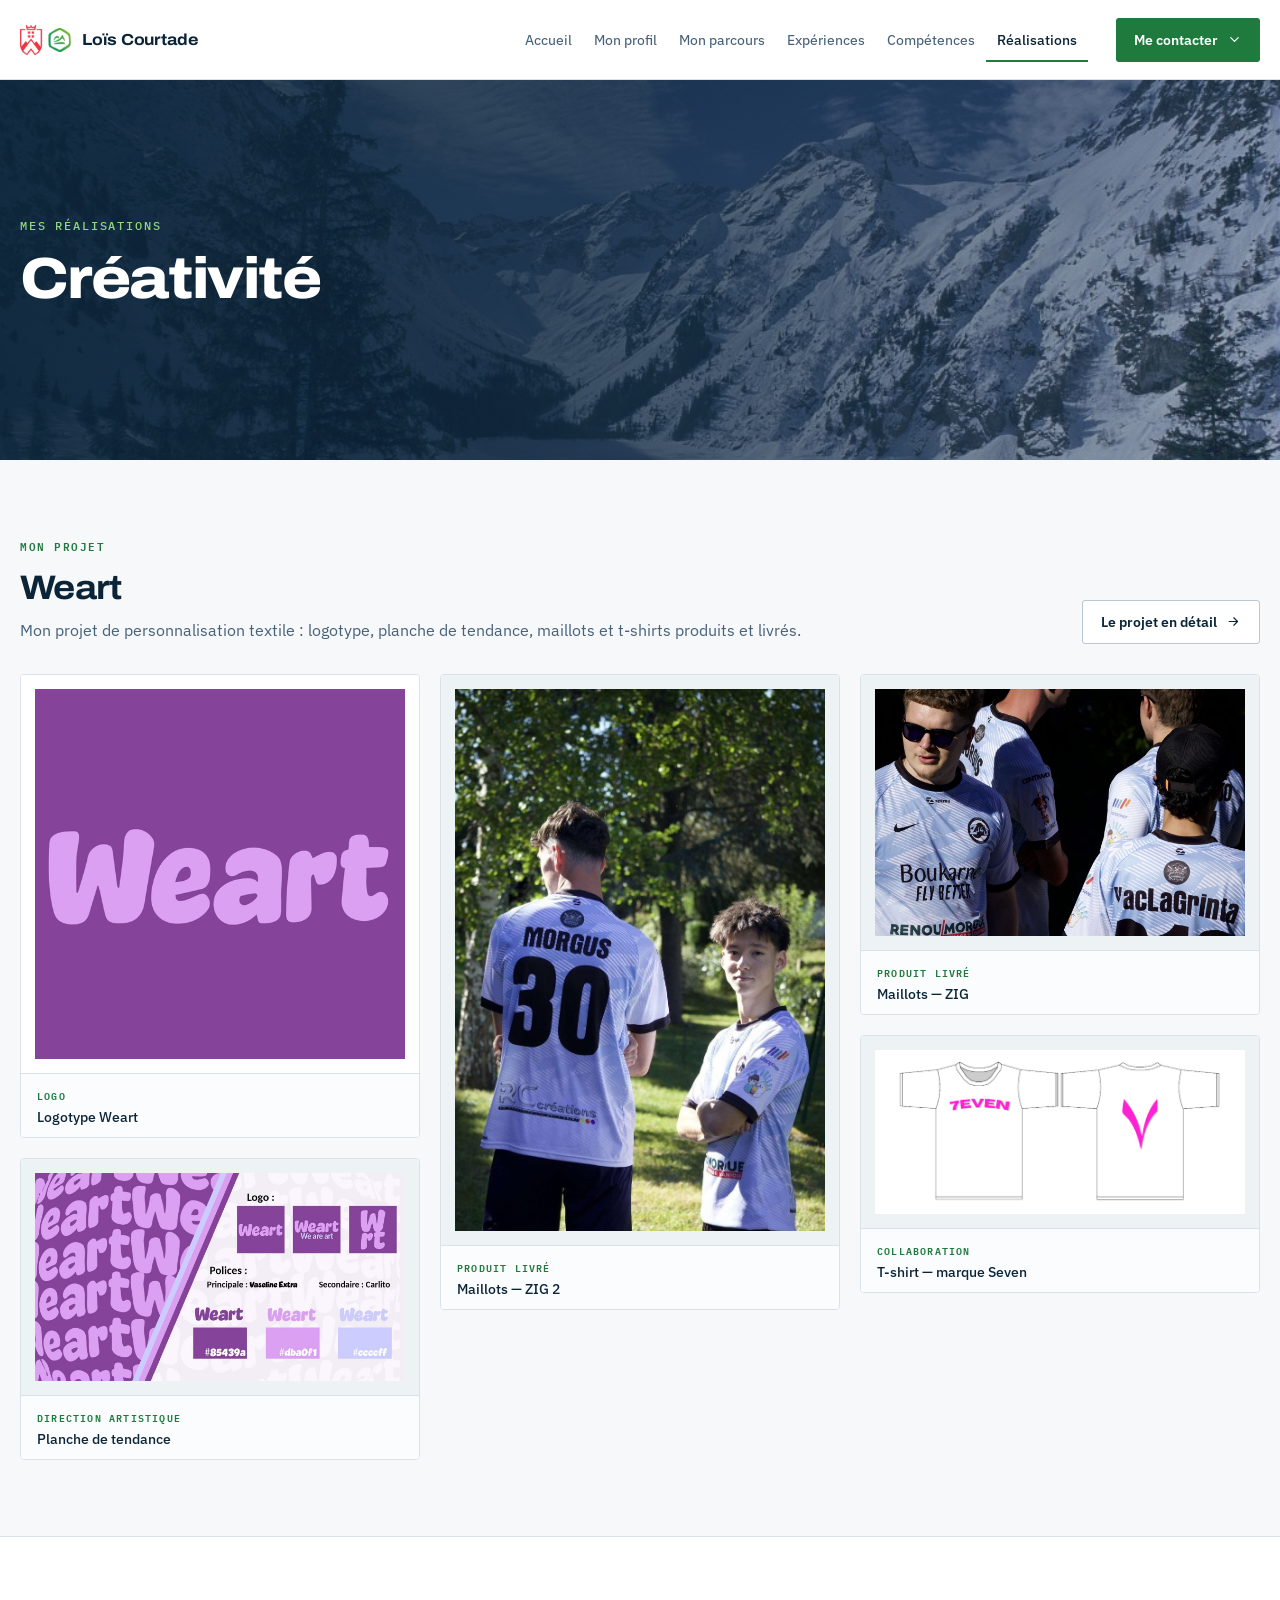
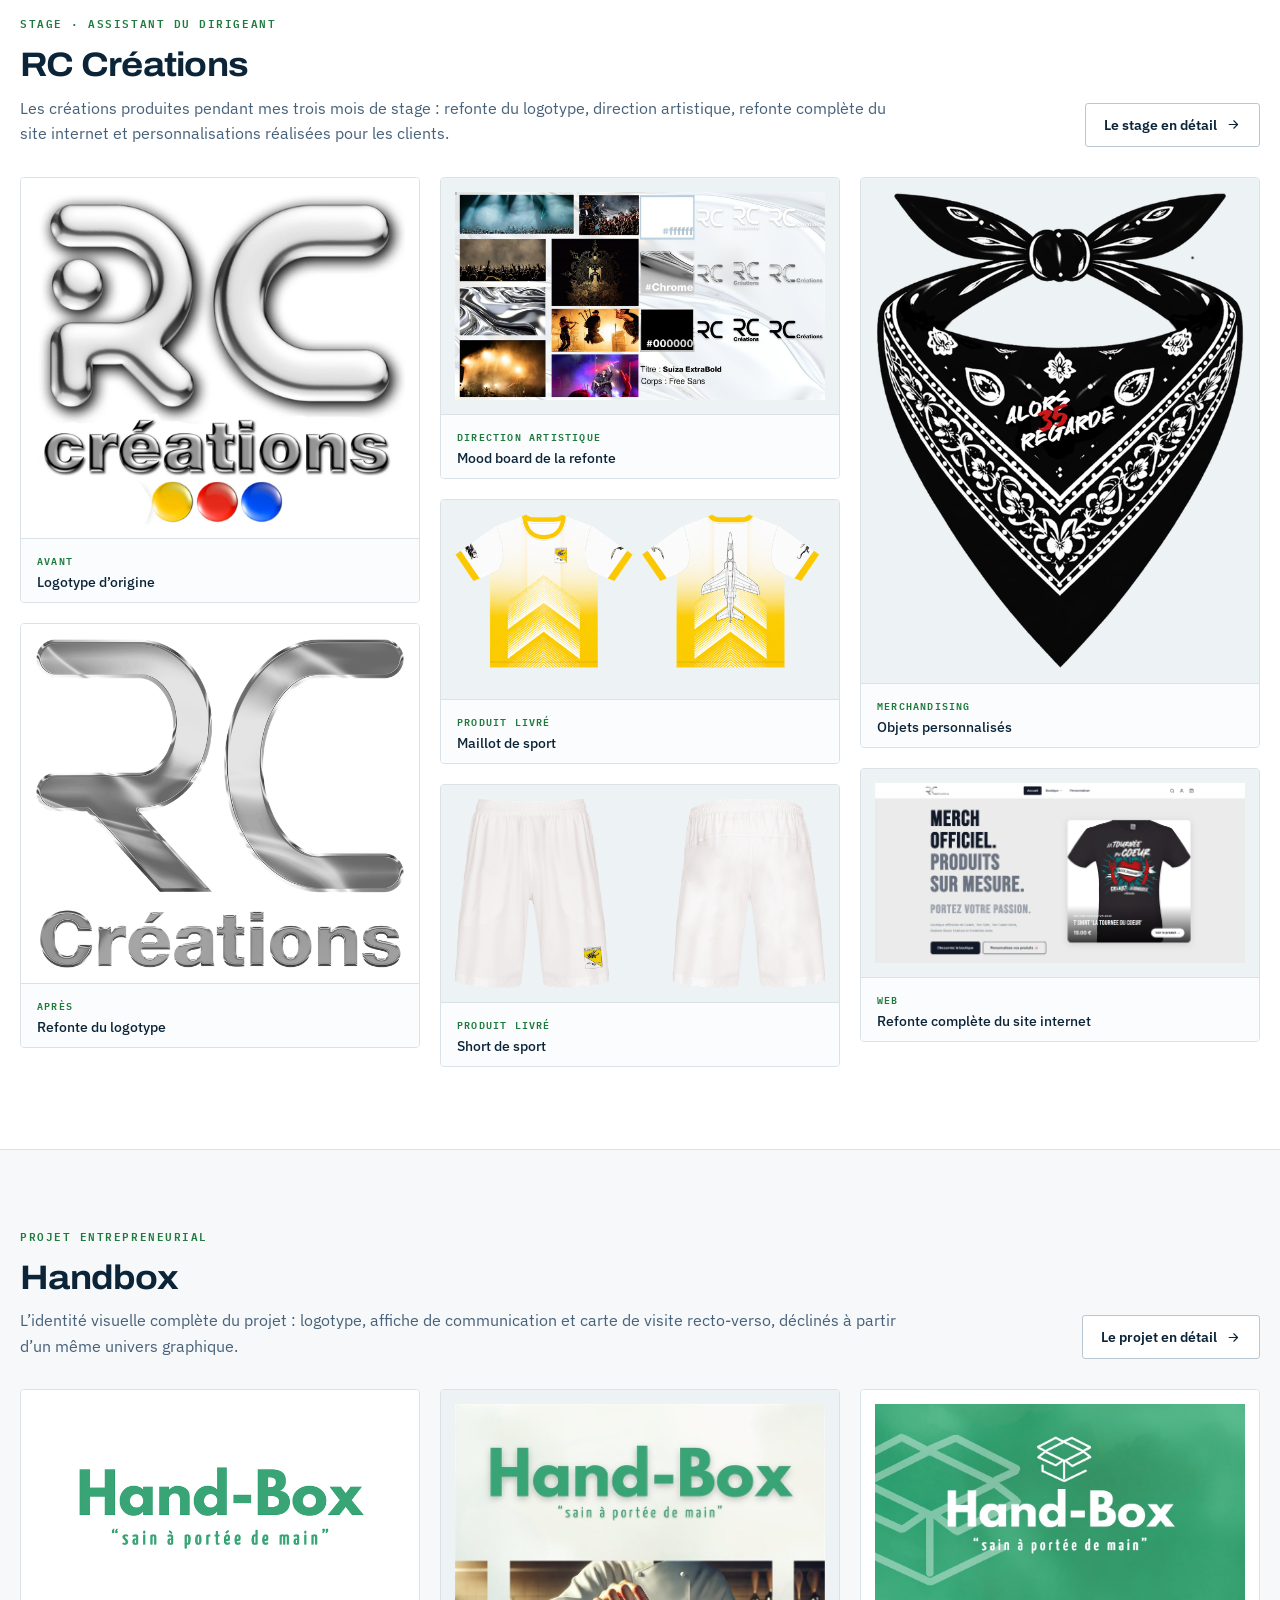
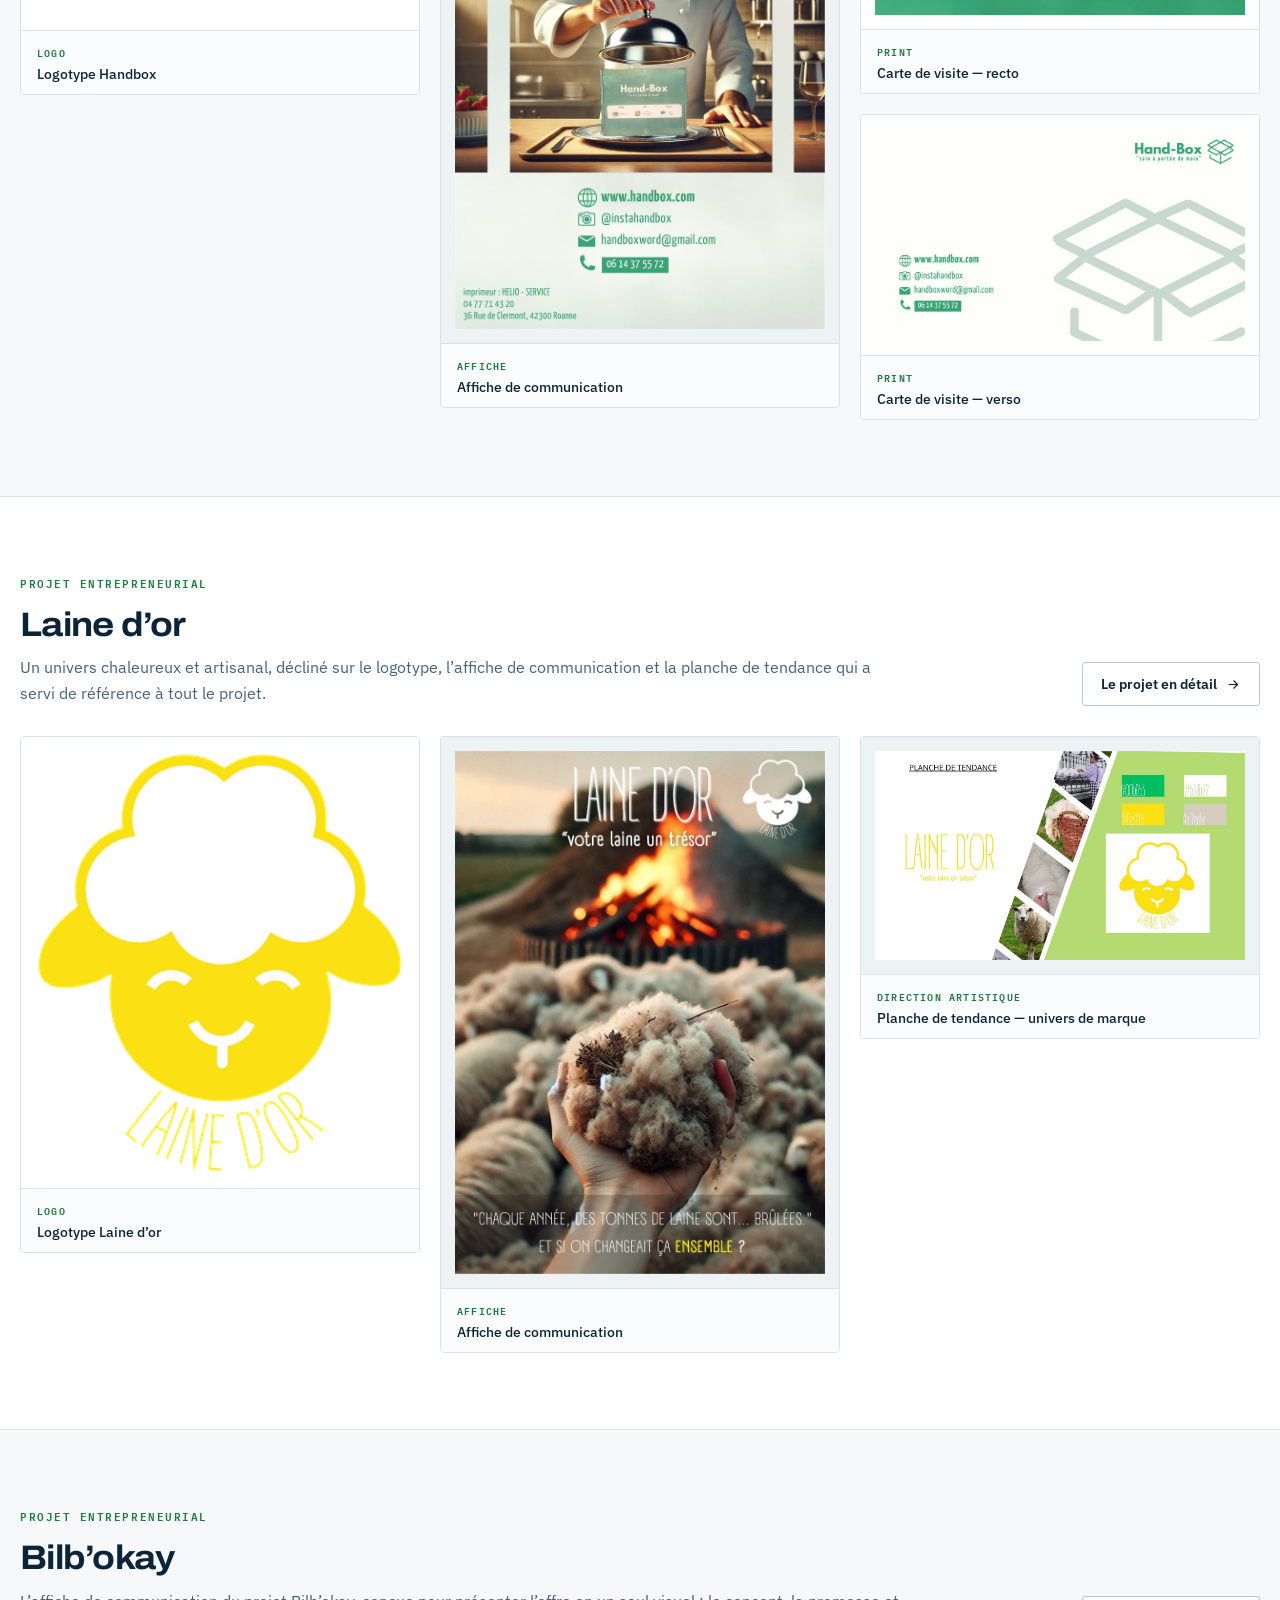
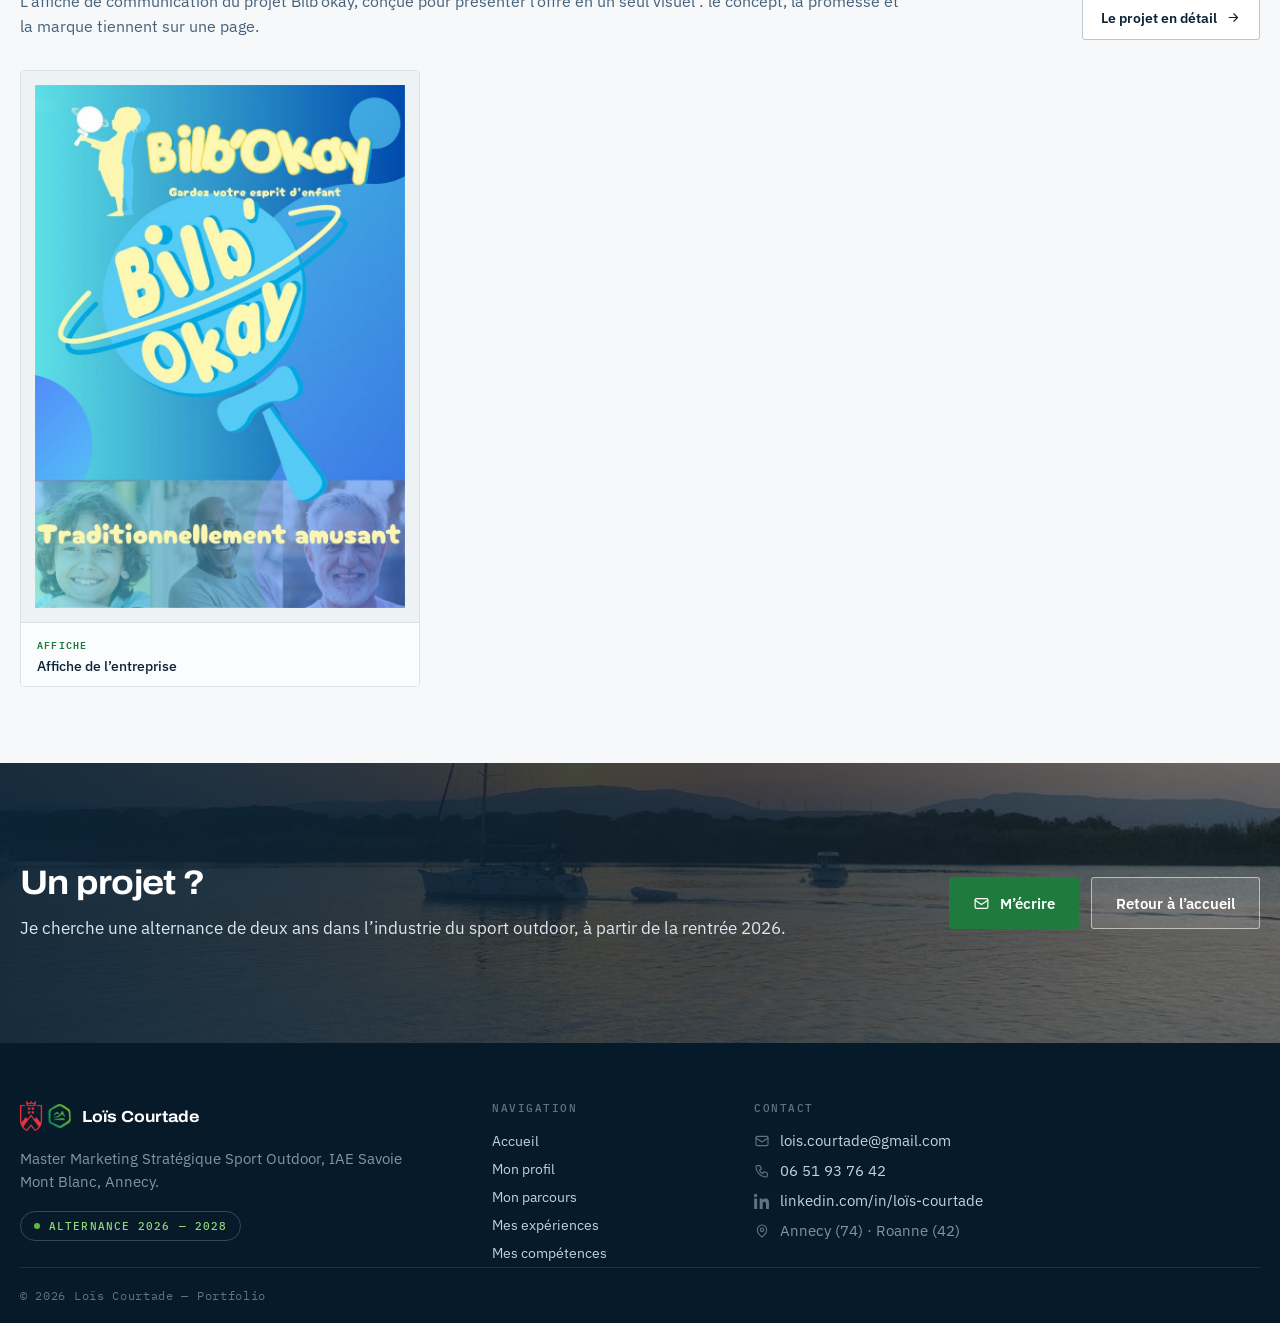
<file: realisations.html>
<!doctype html>
<html lang="fr">
<head>
<meta charset="utf-8">
<meta name="viewport" content="width=device-width, initial-scale=1">
<title>Mes réalisations — Loïs Courtade</title>
<meta name="description" content="Logotypes, affiches, univers de marque, supports imprimés et produits finis.">
<meta name="author" content="Loïs Courtade">
<meta property="og:title" content="Mes réalisations — Loïs Courtade">
<meta property="og:description" content="Logotypes, affiches, univers de marque, supports imprimés et produits finis.">
<meta property="og:type" content="website">
<meta property="og:locale" content="fr_FR">
<meta property="og:image" content="assets/fond-annecy-large.jpg">
<meta name="theme-color" content="#0B2438">
<link rel="icon" type="image/png" href="assets/favicon-iae.png">
<link rel="apple-touch-icon" href="assets/favicon-iae.png">
<link rel="preconnect" href="https://fonts.googleapis.com">
<link rel="preconnect" href="https://fonts.gstatic.com" crossorigin>
<link rel="stylesheet" href="https://fonts.googleapis.com/css2?family=Archivo:wght@400;500;600;700;800&amp;family=IBM+Plex+Mono:wght@400;500;600&amp;family=IBM+Plex+Sans:wght@400;450;500;600&amp;display=swap">
<link rel="stylesheet" href="style.css">
</head>
<body>
<div style="width: 100%; box-sizing: border-box; background: #F6F8FA; color: #0B2438; display: flex; flex-direction: column">

  <!-- ══ NAV ══ -->
  <header style="height: 80px; box-sizing: border-box; padding: 0 max(20px, calc((100% - 1296px) / 2)); display: flex; align-items: center; gap: 20px; background: #FFFFFF; border-bottom: 1px solid #DAE2E9">
    <a href="index.html" style="display: flex; align-items: center; gap: 11px; text-decoration: none; color: #0B2438; flex-shrink: 0">
      <img src="assets/mark-iae-osv.png" alt="IAE Savoie Mont Blanc · OSV" style="height: 30px; width: auto; object-fit: contain; display: block">
      <span style="font-family: 'Archivo', sans-serif; font-weight: 700; font-stretch: 110%; font-size: 16px; letter-spacing: -0.005em">Loïs Courtade</span>
    </a>
    
    <button class="navbtn" type="button" aria-label="Ouvrir le menu" aria-expanded="false"
            onclick="document.body.classList.toggle('navopen'); this.setAttribute('aria-expanded', document.body.classList.contains('navopen'));">
      <svg width="22" height="22" viewBox="0 0 24 24" fill="none" stroke="#0B2438" stroke-width="1.9" stroke-linecap="round" aria-hidden="true"><path d="M4 7h16M4 12h16M4 17h16"></path></svg>
    </button>
    <nav style="display: flex; align-items: center; gap: 0; margin-left: auto">
      <a href="index.html" style="display: inline-flex; align-items: center; height: 44px; padding: 0 11px; font-size: 14px; font-weight: 450; color: #46617A; text-decoration: none">Accueil</a>
      <a href="profil.html" style="display: inline-flex; align-items: center; height: 44px; padding: 0 11px; font-size: 14px; font-weight: 450; color: #46617A; text-decoration: none">Mon profil</a>
      <a href="parcours.html" style="display: inline-flex; align-items: center; height: 44px; padding: 0 11px; font-size: 14px; font-weight: 450; color: #46617A; text-decoration: none">Mon parcours</a>
      <a href="experiences.html" style="display: inline-flex; align-items: center; height: 44px; padding: 0 11px; font-size: 14px; font-weight: 450; color: #46617A; text-decoration: none">Expériences</a>
      <a href="competences.html" style="display: inline-flex; align-items: center; height: 44px; padding: 0 11px; font-size: 14px; font-weight: 450; color: #46617A; text-decoration: none">Compétences</a>
      <a href="realisations.html" style="display: inline-flex; align-items: center; height: 44px; padding: 0 11px; font-size: 14px; font-weight: 500; color: #0B2438; text-decoration: none; box-shadow: inset 0 -2px 0 #1F7A3E">Réalisations</a>
    </nav>
    <div class="ctwrap">
      <input type="checkbox" id="contact-menu" class="ctbox" aria-label="Ouvrir les options de contact">
      <label for="contact-menu" class="ctbtn">
        Me contacter
        <svg class="ctchev" width="15" height="15" viewBox="0 0 24 24" fill="none" stroke="#FFFFFF" stroke-width="2.1" stroke-linecap="round" stroke-linejoin="round" aria-hidden="true"><path d="M6 9l6 6 6-6"></path></svg>
      </label>
      <div class="ctmenu">
          <div class="ctcard">
            <a href="mailto:lois.courtade@gmail.com" target="_blank">
          <svg width="16" height="16" viewBox="0 0 24 24" fill="none" stroke="#14557F" stroke-width="1.7" stroke-linecap="round" stroke-linejoin="round" aria-hidden="true"><rect x="3" y="5" width="18" height="14" rx="2"></rect><path d="M3 7.5l9 6 9-6"></path></svg>
          Par e-mail
        </a>
        <a href="https://www.linkedin.com/in/lo%C3%AFs-courtade" target="_blank">
          <svg width="16" height="16" viewBox="0 0 24 24" fill="#14557F" aria-hidden="true"><path d="M4.98 3.5A2.5 2.5 0 110 3.51a2.5 2.5 0 014.98 0zM.25 8.25h4.5V24h-4.5zM8.5 8.25h4.3v2.15h.06c.6-1.1 2.06-2.26 4.24-2.26 4.54 0 5.38 2.92 5.38 6.71V24h-4.5v-6.96c0-1.66-.03-3.8-2.32-3.8-2.32 0-2.67 1.8-2.67 3.68V24H8.5z"></path></svg>
          Sur LinkedIn
        </a>
        </div>
      </div>
    </div>
  </header>

  <!-- ══ EN-TÊTE PHOTO ══ -->
  <section style="position: relative; min-height: 380px; overflow: hidden; background: #0B2438">
    <img src="assets/banniere-realisations.jpg" alt="Planche de tendance de la marque Weart" style="position: absolute; inset: 0; width: 100%; height: 100%; object-fit: cover; display: block; object-position: 50% 35.6557%">
    <div style="position: absolute; inset: 0; background: linear-gradient(95deg, rgba(11,36,56,0.92) 0%, rgba(11,36,56,0.76) 46%, rgba(11,36,56,0.34) 100%)"></div>
    <div style="position: relative; z-index: 2; box-sizing: border-box; min-height: 380px; padding: 56px max(20px, calc((100% - 1296px) / 2)); display: flex; flex-direction: column; justify-content: center">
      <div style="font-family: 'IBM Plex Mono', monospace; font-size: 11.5px; font-weight: 500; letter-spacing: 0.16em; text-transform: uppercase; color: #8FD97A">Mes réalisations</div>
      <h1 style="margin: 16px 0 14px; font-family: 'Archivo', sans-serif; font-weight: 800; font-stretch: 112%; font-size: 58px; line-height: 1.02; letter-spacing: -0.028em; color: #FFFFFF">Créativité</h1>
      
    </div>
  </section>

  <section style="box-sizing: border-box; background: #F6F8FA; padding: 76px max(20px, calc((100% - 1296px) / 2))">
    <div class="row" style="display: flex; align-items: flex-end; justify-content: space-between; gap: 48px; margin-bottom: 30px">
      <div class="lede" style="max-width: 880px">
        <div style="font-family: 'IBM Plex Mono', monospace; font-size: 11px; font-weight: 600; letter-spacing: 0.14em; text-transform: uppercase; color: #1F7A3E">MON PROJET</div>
        <h2 style="margin: 14px 0 12px; font-family: 'Archivo', sans-serif; font-weight: 700; font-stretch: 110%; font-size: 34px; line-height: 1.1; letter-spacing: -0.022em; color: #0B2438">Weart</h2>
        <p style="margin: 0; font-size: 16px; line-height: 1.6; color: #46617A">Mon projet de personnalisation textile : logotype, planche de tendance, maillots et t-shirts produits et livrés.</p>
      </div>
      <a href="experiences.html" style="display: inline-flex; align-items: center; gap: 9px; height: 44px; padding: 0 18px; background: #FFFFFF; border: 1.5px solid #B9C7D2; color: #0B2438; font-size: 14px; font-weight: 600; border-radius: 3px; text-decoration: none; flex-shrink: 0">
        Le projet en détail
        <svg width="15" height="15" viewBox="0 0 24 24" fill="none" stroke="#0B2438" stroke-width="1.8" stroke-linecap="round" stroke-linejoin="round" aria-hidden="true"><path d="M5 12h13M12.5 6l6 6-6 6"></path></svg>
      </a>
    </div>
    <div class="mason" style="column-count: 3; column-gap: 20px">
        <figure style="margin: 0 0 20px; break-inside: avoid; page-break-inside: avoid; background: #FFFFFF; border: 1px solid #DAE2E9; border-radius: 4px; overflow: hidden">
          <div style="box-sizing: border-box; padding: 14px; background: #FFFFFF">
            <img src="assets/logo-weart.png" alt="Logotype de la marque Weart" style="width: 100%; height: auto; display: block">
          </div>
          <figcaption style="box-sizing: border-box; height: 64px; padding: 12px 16px; border-top: 1px solid #DAE2E9; background: #FBFCFD">
            <div style="font-family: 'IBM Plex Mono', monospace; font-size: 10px; font-weight: 600; letter-spacing: 0.12em; text-transform: uppercase; color: #1F7A3E">Logo</div>
            <div style="margin-top: 4px; font-size: 14px; font-weight: 500; color: #0B2438">Logotype Weart</div>
          </figcaption>
        </figure>
        <figure style="margin: 0 0 20px; break-inside: avoid; page-break-inside: avoid; background: #FFFFFF; border: 1px solid #DAE2E9; border-radius: 4px; overflow: hidden">
          <div style="box-sizing: border-box; padding: 14px; background: #EDF2F5">
            <img src="assets/weart-moodboard.jpg" alt="Planche de tendance de la marque Weart" style="width: 100%; height: auto; display: block">
          </div>
          <figcaption style="box-sizing: border-box; height: 64px; padding: 12px 16px; border-top: 1px solid #DAE2E9; background: #FBFCFD">
            <div style="font-family: 'IBM Plex Mono', monospace; font-size: 10px; font-weight: 600; letter-spacing: 0.12em; text-transform: uppercase; color: #1F7A3E">Direction artistique</div>
            <div style="margin-top: 4px; font-size: 14px; font-weight: 500; color: #0B2438">Planche de tendance</div>
          </figcaption>
        </figure>
        <figure style="margin: 0 0 20px; break-inside: avoid; page-break-inside: avoid; background: #FFFFFF; border: 1px solid #DAE2E9; border-radius: 4px; overflow: hidden">
          <div style="box-sizing: border-box; padding: 14px; background: #EDF2F5">
            <img src="assets/weart-maillots-zig-2.jpg" alt="Seconde série de maillots personnalisés pour le club ZIG" style="width: 100%; height: auto; display: block">
          </div>
          <figcaption style="box-sizing: border-box; height: 64px; padding: 12px 16px; border-top: 1px solid #DAE2E9; background: #FBFCFD">
            <div style="font-family: 'IBM Plex Mono', monospace; font-size: 10px; font-weight: 600; letter-spacing: 0.12em; text-transform: uppercase; color: #1F7A3E">Produit livré</div>
            <div style="margin-top: 4px; font-size: 14px; font-weight: 500; color: #0B2438">Maillots — ZIG 2</div>
          </figcaption>
        </figure><figure style="margin: 0 0 20px; break-inside: avoid; page-break-inside: avoid; background: #FFFFFF; border: 1px solid #DAE2E9; border-radius: 4px; overflow: hidden">
          <div style="box-sizing: border-box; padding: 14px; background: #EDF2F5">
            <img src="assets/weart-maillots-zig.jpg" alt="Maillots personnalisés réalisés pour le club ZIG" style="width: 100%; height: auto; display: block">
          </div>
          <figcaption style="box-sizing: border-box; height: 64px; padding: 12px 16px; border-top: 1px solid #DAE2E9; background: #FBFCFD">
            <div style="font-family: 'IBM Plex Mono', monospace; font-size: 10px; font-weight: 600; letter-spacing: 0.12em; text-transform: uppercase; color: #1F7A3E">Produit livré</div>
            <div style="margin-top: 4px; font-size: 14px; font-weight: 500; color: #0B2438">Maillots — ZIG</div>
          </figcaption>
        </figure>
        
        <figure style="margin: 0 0 20px; break-inside: avoid; page-break-inside: avoid; background: #FFFFFF; border: 1px solid #DAE2E9; border-radius: 4px; overflow: hidden">
          <div style="box-sizing: border-box; padding: 14px; background: #EDF2F5">
            <img src="assets/seven-tshirt.png" alt="T-shirt créé pour la marque Seven" style="width: 100%; height: auto; display: block">
          </div>
          <figcaption style="box-sizing: border-box; height: 64px; padding: 12px 16px; border-top: 1px solid #DAE2E9; background: #FBFCFD">
            <div style="font-family: 'IBM Plex Mono', monospace; font-size: 10px; font-weight: 600; letter-spacing: 0.12em; text-transform: uppercase; color: #1F7A3E">Collaboration</div>
            <div style="margin-top: 4px; font-size: 14px; font-weight: 500; color: #0B2438">T-shirt — marque Seven</div>
          </figcaption>
        </figure>
    </div>
  </section>
  <section style="box-sizing: border-box; background: #FFFFFF; border-top: 1px solid #DAE2E9; padding: 76px max(20px, calc((100% - 1296px) / 2))">
    <div class="row" style="display: flex; align-items: flex-end; justify-content: space-between; gap: 48px; margin-bottom: 30px">
      <div class="lede" style="max-width: 880px">
        <div style="font-family: 'IBM Plex Mono', monospace; font-size: 11px; font-weight: 600; letter-spacing: 0.14em; text-transform: uppercase; color: #1F7A3E">Stage · assistant du dirigeant</div>
        <h2 style="margin: 14px 0 12px; font-family: 'Archivo', sans-serif; font-weight: 700; font-stretch: 110%; font-size: 34px; line-height: 1.1; letter-spacing: -0.022em; color: #0B2438">RC Créations</h2>
        <p style="margin: 0; font-size: 16px; line-height: 1.6; color: #46617A">Les créations produites pendant mes trois mois de stage : refonte du logotype, direction artistique, refonte complète du site internet et personnalisations réalisées pour les clients.</p>
      </div>
      <a href="experiences.html" style="display: inline-flex; align-items: center; gap: 9px; height: 44px; padding: 0 18px; background: #FFFFFF; border: 1.5px solid #B9C7D2; color: #0B2438; font-size: 14px; font-weight: 600; border-radius: 3px; text-decoration: none; flex-shrink: 0">
        Le stage en détail
        <svg width="15" height="15" viewBox="0 0 24 24" fill="none" stroke="#0B2438" stroke-width="1.8" stroke-linecap="round" stroke-linejoin="round" aria-hidden="true"><path d="M5 12h13M12.5 6l6 6-6 6"></path></svg>
      </a>
    </div>
    <div class="mason" style="column-count: 3; column-gap: 20px">
        <figure style="margin: 0 0 20px; break-inside: avoid; page-break-inside: avoid; background: #FFFFFF; border: 1px solid #DAE2E9; border-radius: 4px; overflow: hidden">
          <div style="box-sizing: border-box; padding: 14px; background: #FFFFFF">
            <img src="assets/logo-rc.png" alt="Logotype d’origine de RC Créations" style="width: 100%; height: auto; display: block">
          </div>
          <figcaption style="box-sizing: border-box; height: 64px; padding: 12px 16px; border-top: 1px solid #DAE2E9; background: #FBFCFD">
            <div style="font-family: 'IBM Plex Mono', monospace; font-size: 10px; font-weight: 600; letter-spacing: 0.12em; text-transform: uppercase; color: #1F7A3E">Avant</div>
            <div style="margin-top: 4px; font-size: 14px; font-weight: 500; color: #0B2438">Logotype d’origine</div>
          </figcaption>
        </figure>
        <figure style="margin: 0 0 20px; break-inside: avoid; page-break-inside: avoid; background: #FFFFFF; border: 1px solid #DAE2E9; border-radius: 4px; overflow: hidden">
          <div style="box-sizing: border-box; padding: 14px; background: #FFFFFF">
            <img src="assets/logo-rc-refonte.png" alt="Refonte du logotype de RC Créations" style="width: 100%; height: auto; display: block">
          </div>
          <figcaption style="box-sizing: border-box; height: 64px; padding: 12px 16px; border-top: 1px solid #DAE2E9; background: #FBFCFD">
            <div style="font-family: 'IBM Plex Mono', monospace; font-size: 10px; font-weight: 600; letter-spacing: 0.12em; text-transform: uppercase; color: #1F7A3E">Après</div>
            <div style="margin-top: 4px; font-size: 14px; font-weight: 500; color: #0B2438">Refonte du logotype</div>
          </figcaption>
        </figure>
        <figure style="margin: 0 0 20px; break-inside: avoid; page-break-inside: avoid; background: #FFFFFF; border: 1px solid #DAE2E9; border-radius: 4px; overflow: hidden">
          <div style="box-sizing: border-box; padding: 14px; background: #EDF2F5">
            <img src="assets/rc-moodboard.jpg" alt="Mood board de la refonte RC Créations" style="width: 100%; height: auto; display: block">
          </div>
          <figcaption style="box-sizing: border-box; height: 64px; padding: 12px 16px; border-top: 1px solid #DAE2E9; background: #FBFCFD">
            <div style="font-family: 'IBM Plex Mono', monospace; font-size: 10px; font-weight: 600; letter-spacing: 0.12em; text-transform: uppercase; color: #1F7A3E">Direction artistique</div>
            <div style="margin-top: 4px; font-size: 14px; font-weight: 500; color: #0B2438">Mood board de la refonte</div>
          </figcaption>
        </figure>
        <figure style="margin: 0 0 20px; break-inside: avoid; page-break-inside: avoid; background: #FFFFFF; border: 1px solid #DAE2E9; border-radius: 4px; overflow: hidden">
          <div style="box-sizing: border-box; padding: 14px; background: #EDF2F5">
            <img src="assets/rc-maillot-client.png" alt="Maillot de sport personnalisé pour un client" style="width: 100%; height: auto; display: block">
          </div>
          <figcaption style="box-sizing: border-box; height: 64px; padding: 12px 16px; border-top: 1px solid #DAE2E9; background: #FBFCFD">
            <div style="font-family: 'IBM Plex Mono', monospace; font-size: 10px; font-weight: 600; letter-spacing: 0.12em; text-transform: uppercase; color: #1F7A3E">Produit livré</div>
            <div style="margin-top: 4px; font-size: 14px; font-weight: 500; color: #0B2438">Maillot de sport</div>
          </figcaption>
        </figure><figure style="margin: 0 0 20px; break-inside: avoid; page-break-inside: avoid; background: #FFFFFF; border: 1px solid #DAE2E9; border-radius: 4px; overflow: hidden">
          <div style="box-sizing: border-box; padding: 14px; background: #EDF2F5">
            <img src="assets/rc-short-client.png" alt="Short de sport personnalisé pour un client" style="width: 100%; height: auto; display: block">
          </div>
          <figcaption style="box-sizing: border-box; height: 64px; padding: 12px 16px; border-top: 1px solid #DAE2E9; background: #FBFCFD">
            <div style="font-family: 'IBM Plex Mono', monospace; font-size: 10px; font-weight: 600; letter-spacing: 0.12em; text-transform: uppercase; color: #1F7A3E">Produit livré</div>
            <div style="margin-top: 4px; font-size: 14px; font-weight: 500; color: #0B2438">Short de sport</div>
          </figcaption>
        </figure><figure style="margin: 0 0 20px; break-inside: avoid; page-break-inside: avoid; background: #FFFFFF; border: 1px solid #DAE2E9; border-radius: 4px; overflow: hidden">
          <div style="box-sizing: border-box; padding: 14px; background: #EDF2F5">
            <img src="assets/rc-merchandising.png" alt="Planche merchandising RC Créations" style="width: 100%; height: auto; display: block">
          </div>
          <figcaption style="box-sizing: border-box; height: 64px; padding: 12px 16px; border-top: 1px solid #DAE2E9; background: #FBFCFD">
            <div style="font-family: 'IBM Plex Mono', monospace; font-size: 10px; font-weight: 600; letter-spacing: 0.12em; text-transform: uppercase; color: #1F7A3E">Merchandising</div>
            <div style="margin-top: 4px; font-size: 14px; font-weight: 500; color: #0B2438">Objets personnalisés</div>
          </figcaption>
        </figure>
        <figure style="margin: 0 0 20px; break-inside: avoid; page-break-inside: avoid; background: #FFFFFF; border: 1px solid #DAE2E9; border-radius: 4px; overflow: hidden">
          <div style="box-sizing: border-box; padding: 14px; background: #EDF2F5">
            <img src="assets/rc-site-v2.png" alt="Capture du site RC Créations refondu" style="width: 100%; height: auto; display: block">
          </div>
          <figcaption style="box-sizing: border-box; height: 64px; padding: 12px 16px; border-top: 1px solid #DAE2E9; background: #FBFCFD">
            <div style="font-family: 'IBM Plex Mono', monospace; font-size: 10px; font-weight: 600; letter-spacing: 0.12em; text-transform: uppercase; color: #1F7A3E">Web</div>
            <div style="margin-top: 4px; font-size: 14px; font-weight: 500; color: #0B2438">Refonte complète du site internet</div>
          </figcaption>
        </figure>
        
        
    </div>
  </section>
  <section style="box-sizing: border-box; background: #F6F8FA; border-top: 1px solid #DAE2E9; padding: 76px max(20px, calc((100% - 1296px) / 2))">
    <div class="row" style="display: flex; align-items: flex-end; justify-content: space-between; gap: 48px; margin-bottom: 30px">
      <div class="lede" style="max-width: 880px">
        <div style="font-family: 'IBM Plex Mono', monospace; font-size: 11px; font-weight: 600; letter-spacing: 0.14em; text-transform: uppercase; color: #1F7A3E">Projet entrepreneurial</div>
        <h2 style="margin: 14px 0 12px; font-family: 'Archivo', sans-serif; font-weight: 700; font-stretch: 110%; font-size: 34px; line-height: 1.1; letter-spacing: -0.022em; color: #0B2438">Handbox</h2>
        <p style="margin: 0; font-size: 16px; line-height: 1.6; color: #46617A">L’identité visuelle complète du projet : logotype, affiche de communication et carte de visite recto-verso, déclinés à partir d’un même univers graphique.</p>
      </div>
      <a href="experiences.html" style="display: inline-flex; align-items: center; gap: 9px; height: 44px; padding: 0 18px; background: #FFFFFF; border: 1.5px solid #B9C7D2; color: #0B2438; font-size: 14px; font-weight: 600; border-radius: 3px; text-decoration: none; flex-shrink: 0">
        Le projet en détail
        <svg width="15" height="15" viewBox="0 0 24 24" fill="none" stroke="#0B2438" stroke-width="1.8" stroke-linecap="round" stroke-linejoin="round" aria-hidden="true"><path d="M5 12h13M12.5 6l6 6-6 6"></path></svg>
      </a>
    </div>
    <div class="mason" style="column-count: 3; column-gap: 20px">
        <figure style="margin: 0 0 20px; break-inside: avoid; page-break-inside: avoid; background: #FFFFFF; border: 1px solid #DAE2E9; border-radius: 4px; overflow: hidden">
          <div style="box-sizing: border-box; padding: 14px; background: #FFFFFF">
            <img src="assets/logo-handbox.png" alt="Logotype Handbox" style="width: 100%; height: auto; display: block">
          </div>
          <figcaption style="box-sizing: border-box; height: 64px; padding: 12px 16px; border-top: 1px solid #DAE2E9; background: #FBFCFD">
            <div style="font-family: 'IBM Plex Mono', monospace; font-size: 10px; font-weight: 600; letter-spacing: 0.12em; text-transform: uppercase; color: #1F7A3E">Logo</div>
            <div style="margin-top: 4px; font-size: 14px; font-weight: 500; color: #0B2438">Logotype Handbox</div>
          </figcaption>
        </figure>
        <figure style="margin: 0 0 20px; break-inside: avoid; page-break-inside: avoid; background: #FFFFFF; border: 1px solid #DAE2E9; border-radius: 4px; overflow: hidden">
          <div style="box-sizing: border-box; padding: 14px; background: #EDF2F5">
            <img src="assets/handbox-affiche.jpg" alt="Affiche de communication Handbox" style="width: 100%; height: auto; display: block">
          </div>
          <figcaption style="box-sizing: border-box; height: 64px; padding: 12px 16px; border-top: 1px solid #DAE2E9; background: #FBFCFD">
            <div style="font-family: 'IBM Plex Mono', monospace; font-size: 10px; font-weight: 600; letter-spacing: 0.12em; text-transform: uppercase; color: #1F7A3E">Affiche</div>
            <div style="margin-top: 4px; font-size: 14px; font-weight: 500; color: #0B2438">Affiche de communication</div>
          </figcaption>
        </figure>
        <figure style="margin: 0 0 20px; break-inside: avoid; page-break-inside: avoid; background: #FFFFFF; border: 1px solid #DAE2E9; border-radius: 4px; overflow: hidden">
          <div style="box-sizing: border-box; padding: 14px; background: #FFFFFF">
            <img src="assets/handbox-carte-recto.jpg" alt="Carte de visite Handbox — recto" style="width: 100%; height: auto; display: block">
          </div>
          <figcaption style="box-sizing: border-box; height: 64px; padding: 12px 16px; border-top: 1px solid #DAE2E9; background: #FBFCFD">
            <div style="font-family: 'IBM Plex Mono', monospace; font-size: 10px; font-weight: 600; letter-spacing: 0.12em; text-transform: uppercase; color: #1F7A3E">Print</div>
            <div style="margin-top: 4px; font-size: 14px; font-weight: 500; color: #0B2438">Carte de visite — recto</div>
          </figcaption>
        </figure>
        <figure style="margin: 0 0 20px; break-inside: avoid; page-break-inside: avoid; background: #FFFFFF; border: 1px solid #DAE2E9; border-radius: 4px; overflow: hidden">
          <div style="box-sizing: border-box; padding: 14px; background: #FFFFFF">
            <img src="assets/handbox-carte-verso.jpg" alt="Carte de visite Handbox — verso" style="width: 100%; height: auto; display: block">
          </div>
          <figcaption style="box-sizing: border-box; height: 64px; padding: 12px 16px; border-top: 1px solid #DAE2E9; background: #FBFCFD">
            <div style="font-family: 'IBM Plex Mono', monospace; font-size: 10px; font-weight: 600; letter-spacing: 0.12em; text-transform: uppercase; color: #1F7A3E">Print</div>
            <div style="margin-top: 4px; font-size: 14px; font-weight: 500; color: #0B2438">Carte de visite — verso</div>
          </figcaption>
        </figure>
    </div>
  </section>
  <section style="box-sizing: border-box; background: #FFFFFF; border-top: 1px solid #DAE2E9; padding: 76px max(20px, calc((100% - 1296px) / 2))">
    <div class="row" style="display: flex; align-items: flex-end; justify-content: space-between; gap: 48px; margin-bottom: 30px">
      <div class="lede" style="max-width: 880px">
        <div style="font-family: 'IBM Plex Mono', monospace; font-size: 11px; font-weight: 600; letter-spacing: 0.14em; text-transform: uppercase; color: #1F7A3E">Projet entrepreneurial</div>
        <h2 style="margin: 14px 0 12px; font-family: 'Archivo', sans-serif; font-weight: 700; font-stretch: 110%; font-size: 34px; line-height: 1.1; letter-spacing: -0.022em; color: #0B2438">Laine d’or</h2>
        <p style="margin: 0; font-size: 16px; line-height: 1.6; color: #46617A">Un univers chaleureux et artisanal, décliné sur le logotype, l’affiche de communication et la planche de tendance qui a servi de référence à tout le projet.</p>
      </div>
      <a href="experiences.html" style="display: inline-flex; align-items: center; gap: 9px; height: 44px; padding: 0 18px; background: #FFFFFF; border: 1.5px solid #B9C7D2; color: #0B2438; font-size: 14px; font-weight: 600; border-radius: 3px; text-decoration: none; flex-shrink: 0">
        Le projet en détail
        <svg width="15" height="15" viewBox="0 0 24 24" fill="none" stroke="#0B2438" stroke-width="1.8" stroke-linecap="round" stroke-linejoin="round" aria-hidden="true"><path d="M5 12h13M12.5 6l6 6-6 6"></path></svg>
      </a>
    </div>
    <div class="mason" style="column-count: 3; column-gap: 20px">
        <figure style="margin: 0 0 20px; break-inside: avoid; page-break-inside: avoid; background: #FFFFFF; border: 1px solid #DAE2E9; border-radius: 4px; overflow: hidden">
          <div style="box-sizing: border-box; padding: 14px; background: #FFFFFF">
            <img src="assets/logo-lainedor.png" alt="Logotype Laine d’or" style="width: 100%; height: auto; display: block">
          </div>
          <figcaption style="box-sizing: border-box; height: 64px; padding: 12px 16px; border-top: 1px solid #DAE2E9; background: #FBFCFD">
            <div style="font-family: 'IBM Plex Mono', monospace; font-size: 10px; font-weight: 600; letter-spacing: 0.12em; text-transform: uppercase; color: #1F7A3E">Logo</div>
            <div style="margin-top: 4px; font-size: 14px; font-weight: 500; color: #0B2438">Logotype Laine d’or</div>
          </figcaption>
        </figure>
        <figure style="margin: 0 0 20px; break-inside: avoid; page-break-inside: avoid; background: #FFFFFF; border: 1px solid #DAE2E9; border-radius: 4px; overflow: hidden">
          <div style="box-sizing: border-box; padding: 14px; background: #EDF2F5">
            <img src="assets/lainedor-affiche.jpg" alt="Affiche de communication Laine d’or" style="width: 100%; height: auto; display: block">
          </div>
          <figcaption style="box-sizing: border-box; height: 64px; padding: 12px 16px; border-top: 1px solid #DAE2E9; background: #FBFCFD">
            <div style="font-family: 'IBM Plex Mono', monospace; font-size: 10px; font-weight: 600; letter-spacing: 0.12em; text-transform: uppercase; color: #1F7A3E">Affiche</div>
            <div style="margin-top: 4px; font-size: 14px; font-weight: 500; color: #0B2438">Affiche de communication</div>
          </figcaption>
        </figure>
        <figure style="margin: 0 0 20px; break-inside: avoid; page-break-inside: avoid; background: #FFFFFF; border: 1px solid #DAE2E9; border-radius: 4px; overflow: hidden">
          <div style="box-sizing: border-box; padding: 14px; background: #EDF2F5">
            <img src="assets/lainedor-planche.jpg" alt="Planche de tendance Laine d’or" style="width: 100%; height: auto; display: block">
          </div>
          <figcaption style="box-sizing: border-box; height: 64px; padding: 12px 16px; border-top: 1px solid #DAE2E9; background: #FBFCFD">
            <div style="font-family: 'IBM Plex Mono', monospace; font-size: 10px; font-weight: 600; letter-spacing: 0.12em; text-transform: uppercase; color: #1F7A3E">Direction artistique</div>
            <div style="margin-top: 4px; font-size: 14px; font-weight: 500; color: #0B2438">Planche de tendance — univers de marque</div>
          </figcaption>
        </figure>
    </div>
  </section>
  <section style="box-sizing: border-box; background: #F6F8FA; border-top: 1px solid #DAE2E9; padding: 76px max(20px, calc((100% - 1296px) / 2))">
    <div class="row" style="display: flex; align-items: flex-end; justify-content: space-between; gap: 48px; margin-bottom: 30px">
      <div class="lede" style="max-width: 880px">
        <div style="font-family: 'IBM Plex Mono', monospace; font-size: 11px; font-weight: 600; letter-spacing: 0.14em; text-transform: uppercase; color: #1F7A3E">Projet entrepreneurial</div>
        <h2 style="margin: 14px 0 12px; font-family: 'Archivo', sans-serif; font-weight: 700; font-stretch: 110%; font-size: 34px; line-height: 1.1; letter-spacing: -0.022em; color: #0B2438">Bilb’okay</h2>
        <p style="margin: 0; font-size: 16px; line-height: 1.6; color: #46617A">L’affiche de communication du projet Bilb’okay, conçue pour présenter l’offre en un seul visuel : le concept, la promesse et la marque tiennent sur une page.</p>
      </div>
      <a href="experiences.html" style="display: inline-flex; align-items: center; gap: 9px; height: 44px; padding: 0 18px; background: #FFFFFF; border: 1.5px solid #B9C7D2; color: #0B2438; font-size: 14px; font-weight: 600; border-radius: 3px; text-decoration: none; flex-shrink: 0">
        Le projet en détail
        <svg width="15" height="15" viewBox="0 0 24 24" fill="none" stroke="#0B2438" stroke-width="1.8" stroke-linecap="round" stroke-linejoin="round" aria-hidden="true"><path d="M5 12h13M12.5 6l6 6-6 6"></path></svg>
      </a>
    </div>
    <div class="mason" style="column-count: 3; column-gap: 20px">
        <figure style="margin: 0 0 20px; break-inside: avoid; page-break-inside: avoid; background: #FFFFFF; border: 1px solid #DAE2E9; border-radius: 4px; overflow: hidden">
          <div style="box-sizing: border-box; padding: 14px; background: #EDF2F5">
            <img src="assets/bilbokay-affiche.jpg" alt="Affiche de l’entreprise Bilb’okay" style="width: 100%; height: auto; display: block">
          </div>
          <figcaption style="box-sizing: border-box; height: 64px; padding: 12px 16px; border-top: 1px solid #DAE2E9; background: #FBFCFD">
            <div style="font-family: 'IBM Plex Mono', monospace; font-size: 10px; font-weight: 600; letter-spacing: 0.12em; text-transform: uppercase; color: #1F7A3E">Affiche</div>
            <div style="margin-top: 4px; font-size: 14px; font-weight: 500; color: #0B2438">Affiche de l’entreprise</div>
          </figcaption>
        </figure>
    </div>
  </section>

  <!-- ══ CTA ══ -->
  <section style="position: relative; min-height: 280px; overflow: hidden; background: #0B2438">
    <img src="assets/voilier-coucher-soleil.jpg" alt="Voilier au coucher du soleil" style="position: absolute; inset: 0; width: 100%; height: 100%; object-fit: cover; object-position: 50% 55%; display: block">
    <div style="position: absolute; inset: 0; background: linear-gradient(90deg, rgba(11,36,56,0.92) 0%, rgba(11,36,56,0.74) 55%, rgba(11,36,56,0.40) 100%)"></div>
    <div class="row" style="position: relative; z-index: 2; box-sizing: border-box; min-height: 280px; padding: 56px max(20px, calc((100% - 1296px) / 2)); display: flex; align-items: center; justify-content: space-between; gap: 48px">
      <div class="lede" style="max-width: 820px">
        <h2 style="margin: 0 0 12px; font-family: 'Archivo', sans-serif; font-weight: 700; font-stretch: 110%; font-size: 34px; line-height: 1.12; letter-spacing: -0.022em; color: #FFFFFF">Un projet ?</h2>
        <p style="margin: 0; font-size: 17px; line-height: 1.6; color: #DCE7EE">Je cherche une alternance de deux ans dans l’industrie du sport outdoor, à partir de la rentrée&nbsp;2026.</p>
      </div>
      <div style="display: flex; gap: 12px; flex-shrink: 0">
        <a href="mailto:lois.courtade@gmail.com" target="_blank" style="display: inline-flex; align-items: center; gap: 10px; height: 52px; padding: 0 24px; background: #1F7A3E; color: #FFFFFF; font-size: 15px; font-weight: 600; border-radius: 3px; text-decoration: none">
          <svg width="17" height="17" viewBox="0 0 24 24" fill="none" stroke="#FFFFFF" stroke-width="1.7" stroke-linecap="round" stroke-linejoin="round" aria-hidden="true"><rect x="3" y="5" width="18" height="14" rx="2"></rect><path d="M3 7.5l9 6 9-6"></path></svg>
          M’écrire
        </a>
        <a href="index.html" style="display: inline-flex; align-items: center; height: 52px; padding: 0 24px; background: rgba(255,255,255,0.10); border: 1.5px solid rgba(255,255,255,0.55); color: #FFFFFF; font-size: 15px; font-weight: 600; border-radius: 3px; text-decoration: none">Retour à l’accueil</a>
      </div>
    </div>
  </section>

  <!-- ══ FOOTER ══ -->
  <footer style="box-sizing: border-box; background: #071A2A; padding: 58px max(20px, calc((100% - 1296px) / 2)) 0; display: flex; flex-direction: column">
    <div class="row" style="display: flex; gap: 72px; flex-grow: 1">
      <div class="col" style="width: 400px">
        <div style="display: flex; align-items: center; gap: 11px">
          <img src="assets/mark-iae-osv.png" alt="IAE Savoie Mont Blanc · OSV" style="height: 30px; width: auto; object-fit: contain; display: block">
          <span style="font-family: 'Archivo', sans-serif; font-weight: 700; font-stretch: 110%; font-size: 16px; color: #FFFFFF">Loïs Courtade</span>
        </div>
        <p style="margin: 16px 0 0; font-size: 14.5px; line-height: 1.6; color: #7E96A8">Master Marketing Stratégique Sport Outdoor, IAE Savoie Mont Blanc, Annecy.</p>
        <div style="display: inline-flex; align-items: center; gap: 9px; margin-top: 18px; height: 30px; padding: 0 13px; border: 1px solid #2C4A62; border-radius: 999px; font-family: 'IBM Plex Mono', monospace; font-size: 11px; font-weight: 500; letter-spacing: 0.1em; text-transform: uppercase; color: #8FD97A">
          <span style="width: 6px; height: 6px; border-radius: 50%; background: #5FB945; display: block"></span>
          Alternance 2026 — 2028
        </div>
      </div>
      <div class="col" style="width: 190px">
        <div style="font-family: 'IBM Plex Mono', monospace; font-size: 11px; font-weight: 500; letter-spacing: 0.14em; text-transform: uppercase; color: #5C7488">Navigation</div>
        <div style="display: flex; flex-direction: column; gap: 2px; margin-top: 14px">
          <a href="index.html" style="font-size: 14px; color: #C3D3DE; text-decoration: none; line-height: 1.85">Accueil</a>
          <a href="profil.html" style="font-size: 14px; color: #C3D3DE; text-decoration: none; line-height: 1.85">Mon profil</a>
          <a href="parcours.html" style="font-size: 14px; color: #C3D3DE; text-decoration: none; line-height: 1.85">Mon parcours</a>
          <a href="experiences.html" style="font-size: 14px; color: #C3D3DE; text-decoration: none; line-height: 1.85">Mes expériences</a>
          <a href="competences.html" style="font-size: 14px; color: #C3D3DE; text-decoration: none; line-height: 1.85">Mes compétences</a>
        </div>
      </div>
      <div style="flex-grow: 1">
        <div style="font-family: 'IBM Plex Mono', monospace; font-size: 11px; font-weight: 500; letter-spacing: 0.14em; text-transform: uppercase; color: #5C7488">Contact</div>
        <div style="display: flex; flex-direction: column; gap: 11px; margin-top: 16px">
          <a href="mailto:lois.courtade@gmail.com" target="_blank" style="display: flex; align-items: center; gap: 10px; font-size: 14.5px; color: #C3D3DE; text-decoration: none">
            <svg width="16" height="16" viewBox="0 0 24 24" fill="none" stroke="#5C7488" stroke-width="1.7" stroke-linecap="round" stroke-linejoin="round" aria-hidden="true"><rect x="3" y="5" width="18" height="14" rx="2"></rect><path d="M3 7.5l9 6 9-6"></path></svg>
            lois.courtade@gmail.com
          </a>
          <a href="tel:+33651937642" target="_blank" style="display: flex; align-items: center; gap: 10px; font-size: 14.5px; color: #C3D3DE; text-decoration: none">
            <svg width="16" height="16" viewBox="0 0 24 24" fill="none" stroke="#5C7488" stroke-width="1.7" stroke-linecap="round" stroke-linejoin="round" aria-hidden="true"><path d="M5 4h4l2 5-3 2a12 12 0 005 5l2-3 5 2v4a2 2 0 01-2 2A16 16 0 013 6a2 2 0 012-2z"></path></svg>
            06 51 93 76 42
          </a>
          <a href="https://www.linkedin.com/in/lo%C3%AFs-courtade" target="_blank" style="display: flex; align-items: center; gap: 10px; font-size: 14.5px; color: #C3D3DE; text-decoration: none">
            <svg width="16" height="16" viewBox="0 0 24 24" fill="#5C7488" aria-hidden="true"><path d="M4.98 3.5A2.5 2.5 0 110 3.51a2.5 2.5 0 014.98 0zM.25 8.25h4.5V24h-4.5zM8.5 8.25h4.3v2.15h.06c.6-1.1 2.06-2.26 4.24-2.26 4.54 0 5.38 2.92 5.38 6.71V24h-4.5v-6.96c0-1.66-.03-3.8-2.32-3.8-2.32 0-2.67 1.8-2.67 3.68V24H8.5z"></path></svg>
            linkedin.com/in/loïs-courtade
          </a>
          <div style="display: flex; align-items: center; gap: 10px; font-size: 14.5px; color: #7E96A8">
            <svg width="16" height="16" viewBox="0 0 24 24" fill="none" stroke="#5C7488" stroke-width="1.7" stroke-linecap="round" stroke-linejoin="round" aria-hidden="true"><path d="M12 21s7-5.5 7-11a7 7 0 10-14 0c0 5.5 7 11 7 11z"></path><circle cx="12" cy="10" r="2.5"></circle></svg>
            Annecy (74) · Roanne (42)
          </div>
        </div>
      </div>
    </div>
    <div style="min-height: 56px; padding: 14px 0; border-top: 1px solid #1B3348; display: flex; align-items: center; justify-content: space-between; flex-wrap: wrap; gap: 8px"><span style="font-family: &quot;IBM Plex Mono&quot;, monospace; font-size: 11.5px; letter-spacing: 0.06em; color: rgb(92, 116, 136)">© 2026 Loïs Courtade — Portfolio</span>
      <span style="font-family: &quot;IBM Plex Mono&quot;, monospace; font-size: 11.5px; letter-spacing: 0.06em; color: rgb(92, 116, 136)"><br></span>
    </div>
  </footer>

</div>
</body>
</html>
</file>
<file: style.css>
/* ------------------------------------------------------------------
   Portfolio Loïs Courtade — socle commun
   Marketing & Sport Outdoor · IAE Savoie Mont Blanc / OSV
   ------------------------------------------------------------------
   Ce socle est partagé par les planches du canevas Design et par le
   site exporté : une seule source, donc aucun écart possible entre
   ce que je vois dans Design et ce que fait le site.
   Il ne gère que : les bases de page, les volets dépliables et
   l'adaptation aux écrans (du mobile au très grand écran).
   ------------------------------------------------------------------ */

*, *::before, *::after { box-sizing: border-box; }

html { scroll-behavior: smooth; -webkit-text-size-adjust: 100%; }

body {
  margin: 0;
  background: #F6F8FA;
  color: #0B2438;
  font-family: 'IBM Plex Sans', system-ui, -apple-system, Segoe UI, sans-serif;
  -webkit-font-smoothing: antialiased;
  overflow-x: hidden;
}

a { color: #14557F; }
a:hover { color: #1F7A3E; }

img { max-width: 100%; }

/* on ne coupe un mot que s'il ne peut pas tenir autrement */
h1, h2, h3, p, span, div, a, li { overflow-wrap: break-word; }

/* les boutons gardent leur libellé sur une ligne tant qu'il y a la place */
@media (min-width: 681px) {
  a[style*="display: inline-flex"] { white-space: nowrap; }
}
@media (max-width: 680px) {
  a[style*="display: inline-flex"] { white-space: normal; text-align: left; }
}

:focus-visible { outline: 2px solid #1F7A3E; outline-offset: 3px; border-radius: 3px; }

::selection { background: #1F7A3E; color: #FFFFFF; }

/* ── volets dépliables (page Expériences) ────────────────────────── */
/* Un volet ouvert prend toute la largeur de sa grille et pousse ce qui
   le suit vers le bas : rien n'est recouvert, rien n'est coupé. */

details.xp { background: #FFFFFF; border: 1px solid #DAE2E9; border-radius: 4px; align-self: start; }
details.xp > summary {
  display: block; list-style: none; cursor: pointer;
  box-sizing: border-box; padding: 22px 24px; min-height: 188px;
}
details.xp > summary::-webkit-details-marker { display: none; }
details.xp > summary::marker { content: ''; }
details.xp > summary:hover { background: #F6F8FA; }
details.xp[open] { grid-column: 1 / -1; border-color: #B9C7D2; }
details.xp[open] > summary { min-height: 0; background: #EDF2F5; border-bottom: 1px solid #DAE2E9; }
details.xp[open] > summary p { height: auto; }
details.xp .chev { transition: transform 0.18s ease; }
details.xp[open] .chev { transform: rotate(180deg); }

video { max-width: 100%; height: auto; }


/* ── volet « Me contacter » de l'en-tête ─────────────────────────── */
/* Survol : le volet s'ouvre le temps du survol.
   Clic   : il reste ouvert jusqu'au clic suivant (case à cocher masquée). */

.ctwrap { position: relative; flex-shrink: 0; margin-left: 8px; }
.ctbox { position: absolute; opacity: 0; width: 1px; height: 1px; margin: 0; pointer-events: none; }
.ctbtn {
  display: inline-flex; align-items: center; gap: 9px;
  height: 44px; padding: 0 18px;
  background: #1F7A3E; color: #FFFFFF;
  font-size: 14px; font-weight: 600; border-radius: 3px;
  cursor: pointer; user-select: none; white-space: nowrap;
}
.ctbtn:hover { background: #1A6835; }
.ctbox:focus-visible + .ctbtn { outline: 2px solid #0B2438; outline-offset: 2px; }
.ctchev { transition: transform 0.18s ease; }
.ctwrap:hover .ctchev, .ctbox:checked + .ctbtn .ctchev { transform: rotate(180deg); }

/* Le volet reste ouvert ~0,3 s après que la souris quitte le bouton, le temps
   d'atteindre les liens. La marge haute du volet prolonge la zone de survol,
   pour qu'il n'y ait pas de trou entre le bouton et le menu. */
.ctmenu {
  position: absolute; top: 100%; right: 0; padding-top: 10px; z-index: 60;
  opacity: 0; visibility: hidden; transform: translateY(-4px);
  transition: opacity 0.18s ease 0.3s, transform 0.18s ease 0.3s, visibility 0s linear 0.48s;
}
.ctwrap:hover .ctmenu, .ctbox:checked ~ .ctmenu {
  opacity: 1; visibility: visible; transform: none;
  transition: opacity 0.16s ease, transform 0.16s ease, visibility 0s;
}
.ctcard {
  min-width: 228px; padding: 6px;
  background: #FFFFFF; border: 1px solid #DAE2E9; border-radius: 4px;
  box-shadow: 0 18px 40px rgba(11, 36, 56, 0.16);
}
.ctmenu a {
  display: flex; align-items: center; gap: 10px;
  padding: 11px 12px; border-radius: 3px;
  font-size: 14px; font-weight: 500; color: #0B2438; text-decoration: none;
}
.ctmenu a:hover { background: #EDF2F5; color: #0B2438; }

/* ── galerie en colonnes (page Réalisations) ─────────────────────── */
/* Chaque image garde ses propres proportions ; les colonnes s'équilibrent. */
.mason figure { break-inside: avoid; }

/* ══ ÉCRANS INTERMÉDIAIRES ═══════════════════════════════════════ */

@media (max-width: 1180px) {
  .mason { column-count: 2 !important; }
  .g5 { grid-template-columns: repeat(3, minmax(0, 1fr)) !important; }
  .g4 { grid-template-columns: repeat(3, minmax(0, 1fr)) !important; }
}

@media (max-width: 1080px) {
  .g3 { grid-template-columns: repeat(2, minmax(0, 1fr)) !important; }
  .g2b { grid-template-columns: minmax(0, 1fr) !important; gap: 22px !important; }

  /* les rangées horizontales commencent à se replier */
  .row { flex-wrap: wrap !important; }
}

@media (max-width: 900px) {
  .g5, .g4 { grid-template-columns: repeat(2, minmax(0, 1fr)) !important; }
  .g2 { grid-template-columns: minmax(0, 1fr) !important; }

  /* toute rangée horizontale peut se replier */
  .row { flex-wrap: wrap !important; }

  /* les colonnes à largeur fixe prennent toute la largeur */
  .col { width: 100% !important; flex-shrink: 1 !important; }

  /* les blocs de texte plafonnés ne dépassent plus */
  .lede { max-width: 100% !important; }

  /* rien ne peut être plus large que son parent */
  section, article, figure, video, .row > * { max-width: 100%; }

  /* bandeau « Je vends ce que je pratique » : image au-dessus du texte */
  section[style*="display: flex"][style*="background: #0B2438"] { flex-direction: column !important; }
  img[style*="width: 580px"] { width: 100% !important; height: 320px !important; }

  /* portrait du profil */
  img[style*="width: 260px"][style*="height: 310px"] { width: 220px !important; height: 264px !important; }

  details.xp > summary { min-height: 0; }
}

/* ══ MOBILE ══════════════════════════════════════════════════════ */

@media (max-width: 680px) {
  .mason { column-count: 1 !important; }
  .g5, .g4, .g3, .g2, .g2b { grid-template-columns: minmax(0, 1fr) !important; }

  /* les rangées s'empilent franchement */
  .row { flex-direction: column !important; align-items: stretch !important; gap: 22px !important; }
  .row > svg, .row > .chev { align-self: flex-start; }

  h1 { font-size: 38px !important; line-height: 1.08 !important; }
  h2 { font-size: 26px !important; line-height: 1.15 !important; }
  h3 { font-size: 19px !important; }

  /* respiration verticale réduite */
  section[style*="padding: 76px"] { padding-top: 48px !important; padding-bottom: 48px !important; }
  section[style*="padding: 80px"] { padding-top: 48px !important; padding-bottom: 48px !important; }
  section[style*="padding: 70px"] { padding-top: 44px !important; padding-bottom: 44px !important; }
  footer { padding-top: 44px !important; }

  /* bandeaux photo moins hauts */
  section[style*="min-height: 380px"] { min-height: 300px !important; }
  section[style*="min-height: 360px"] { min-height: 280px !important; }
  section[style*="min-height: 280px"] { min-height: 240px !important; }
  section[style*="min-height: 760px"] { min-height: 560px !important; }
  div[style*="min-height: 380px"] { min-height: 300px !important; padding-top: 40px !important; padding-bottom: 40px !important; }
  div[style*="min-height: 760px"] { min-height: 560px !important; }

  /* le texte de paragraphe reste lisible */
  p { font-size: 15.5px !important; }

  /* piles et rangées */
  section > div[style*="display: flex"],
  div[style*="display: flex"][style*="gap: 56px"],
  div[style*="display: flex"][style*="gap: 52px"],
  div[style*="display: flex"][style*="gap: 48px"],
  div[style*="display: flex"][style*="gap: 44px"] { flex-direction: column !important; gap: 24px !important; }

  a[style*="height: 54px"], a[style*="height: 52px"], a[style*="height: 50px"], a[style*="height: 48px"] {
    width: 100%; justify-content: center;
  }

  /* le bouton « Me contacter » d'une rangée de boutons s'aligne sur ses
     voisins (celui de l'en-tête, lui, reste à sa place) */
  div > .ctwrap { width: 100%; margin-left: 0; }
  div > .ctwrap > .ctbtn { width: 100%; justify-content: center; }
  div > .ctwrap > .ctmenu { right: auto; left: 0; }

  /* portrait et images larges */
  img[style*="width: 260px"][style*="height: 310px"] { width: 100% !important; height: 340px !important; }
  figure[style*="height: 420px"] { height: auto !important; }
  figure[style*="height: 420px"] > div { height: 260px !important; }
  figure[style*="height: 442px"] { height: auto !important; }
  figure[style*="height: 442px"] > div { height: 280px !important; }
  figure[style*="height: 342px"] > div { height: 220px !important; }

  /* en-tête de volet : le logo reste en haut, les infos passent dessous,
     le chevron se cale dans le coin */
  details.xp > summary > div { position: relative; padding-right: 32px; flex-wrap: wrap !important; }
  details.xp > summary > div > div:nth-child(2) { flex: 1 1 100% !important; min-width: 0; }
  details.xp > summary .chev { position: absolute; top: 2px; right: 0; margin-top: 0 !important; }

  /* volets : sommaire plus compact */
  details.xp > summary { padding: 18px 18px !important; }
  details.xp > summary p { height: auto !important; }
  details.xp > div { padding: 20px 18px 24px !important; }

  /* rails de carte (compétences) */
  div[style*="width: 232px"][style*="flex-shrink: 0"] { width: 100% !important; border-right: 0 !important; border-bottom: 1px solid #DAE2E9; }
  article[style*="display: flex"] { flex-direction: column !important; }
  div[style*="width: 430px"][style*="flex-shrink: 0"] { width: 100% !important; }

  /* ── confort de lecture au doigt ────────────────────────────────── */
  /* Ces règles ne s'appliquent QUE sous 680 px : l'affichage sur
     ordinateur n'est touché en rien. */

  /* Le texte justifié creuse de larges trous entre les mots dès que la
     colonne est étroite. Sur téléphone, on revient au fer à gauche. */
  [style*="text-align: justify"] { text-align: left !important; }

  /* Les petites étiquettes en capitales (IBM Plex Mono) remontent d'un
     cran : lisibles de près sur un écran de 27 pouces, trop fines à bout
     de bras sur un téléphone. */
  [style*="font-size: 9.5px"]  { font-size: 11px !important; }
  [style*="font-size: 10px"]   { font-size: 11px !important; }
  [style*="font-size: 10.5px"] { font-size: 11.5px !important; }
  [style*="font-size: 11px"]   { font-size: 11.5px !important; }
  [style*="font-size: 11.5px"] { font-size: 12px !important; }

  /* Liens du pied de page et logo d'en-tête : une zone assez haute pour
     être visée au doigt sans toucher le lien voisin. */
  footer a { min-height: 40px; display: flex; align-items: center; }
  header > a:first-child { min-height: 44px; }
}

@media (max-width: 420px) {
  h1 { font-size: 31px !important; }
  section[style*="min-height: 760px"] { min-height: 520px !important; }
}

/* ── mouvement réduit ────────────────────────────────────────────── */

@media (prefers-reduced-motion: reduce) {
  html { scroll-behavior: auto; }
  details.xp .chev { transition: none; }
}

/* ── navigation du site exporté ──────────────────────────────────── */
/* Sur le site, la navigation passe derrière un bouton sur petit écran. */

.navbtn {
  display: none; margin-left: auto;
  width: 44px; height: 44px; padding: 0;
  background: #FFFFFF; border: 1px solid #DAE2E9; border-radius: 3px;
  cursor: pointer; align-items: center; justify-content: center;
}
.navbtn:hover { background: #EDF2F5; }

@media (max-width: 1080px) {
  .navbtn { display: inline-flex; }
  header { position: relative; }
  header > nav {
    display: none !important;
    position: absolute; top: 80px; left: 0; right: 0; z-index: 40;
    flex-direction: column !important; align-items: stretch !important;
    background: #FFFFFF; border-bottom: 1px solid #DAE2E9;
    padding: 8px 20px 16px; box-shadow: 0 16px 32px rgba(11, 36, 56, 0.10);
  }
  body.navopen header > nav { display: flex !important; }
  header > nav > a { height: 48px !important; padding: 0 6px !important; font-size: 16px !important; }
  .ctwrap { display: none !important; }
}

/* ── impression ──────────────────────────────────────────────────── */

@media print {
  .navbtn, header > nav { display: none !important; }
  body { background: #FFFFFF; }
  details.xp[open] { break-inside: avoid; }
  a[href^="http"]::after { content: " (" attr(href) ")"; font-size: 10px; color: #5C7488; }
}
</file>
